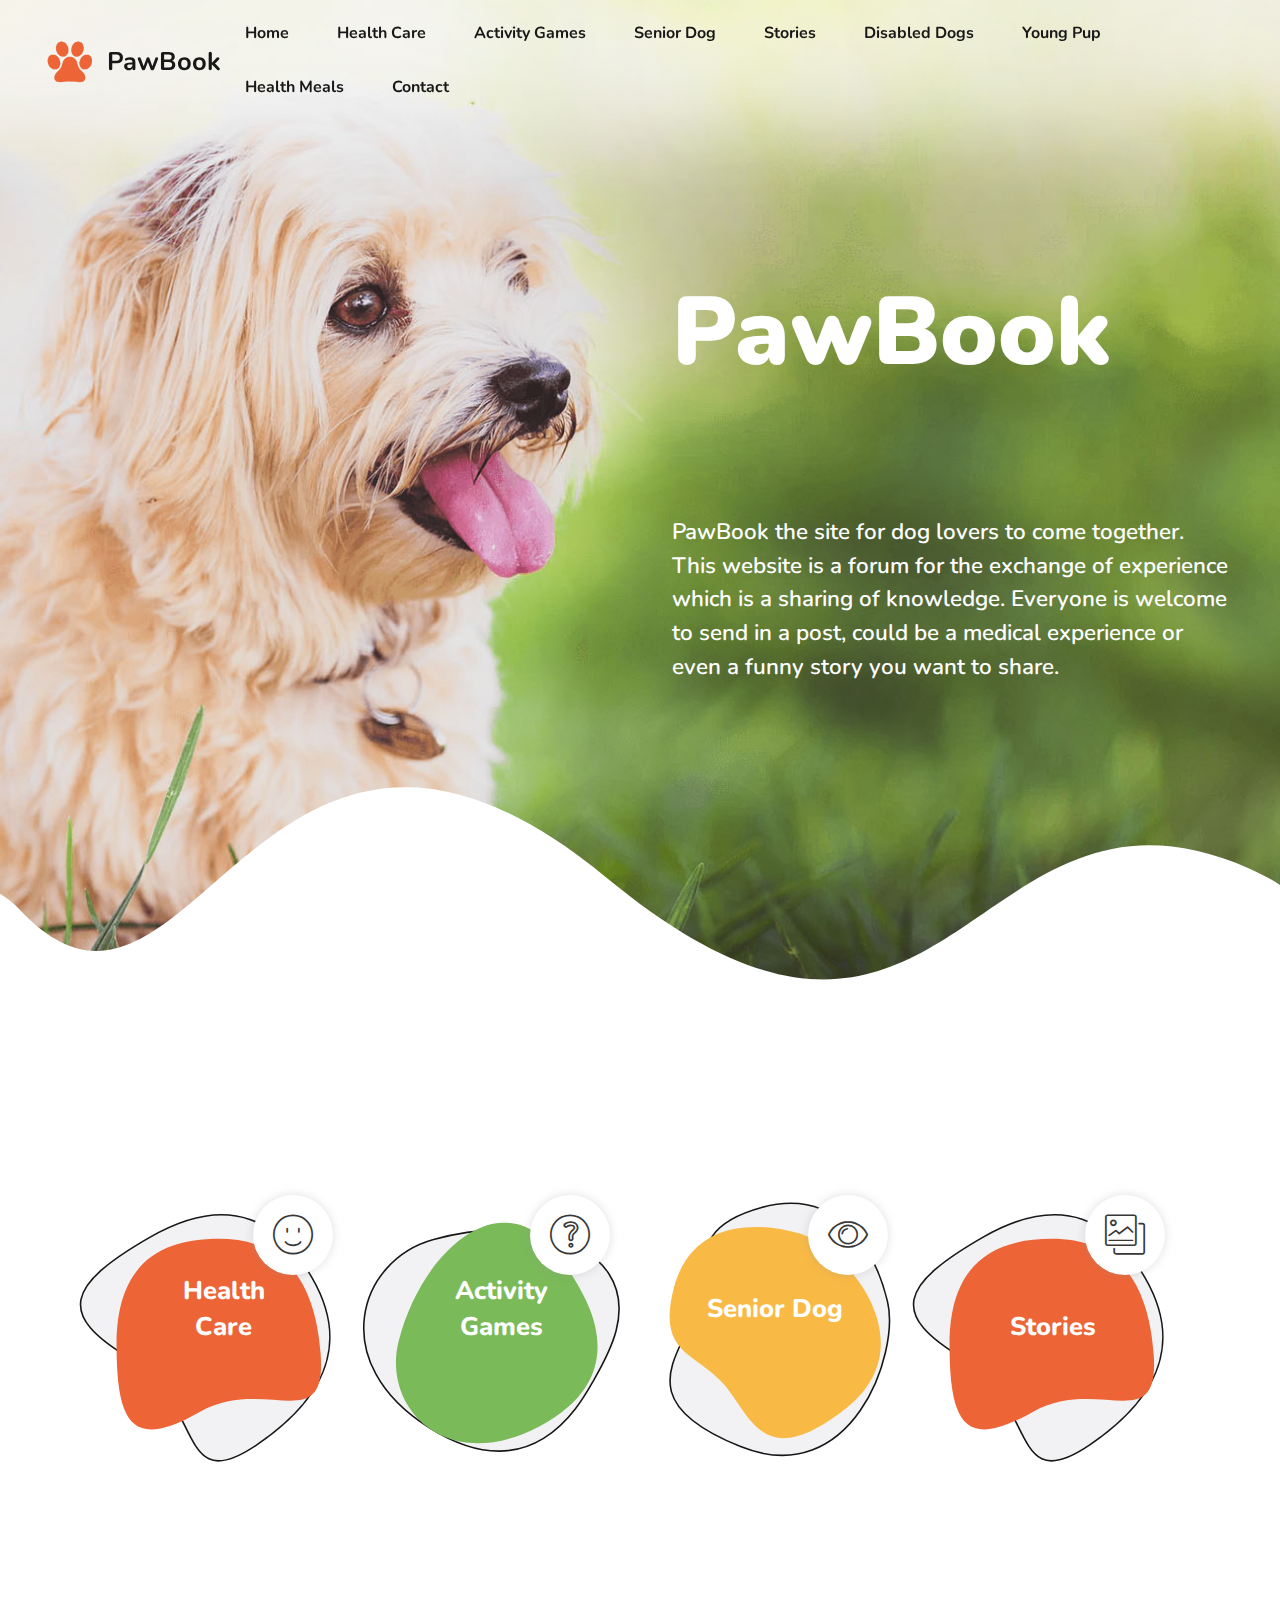
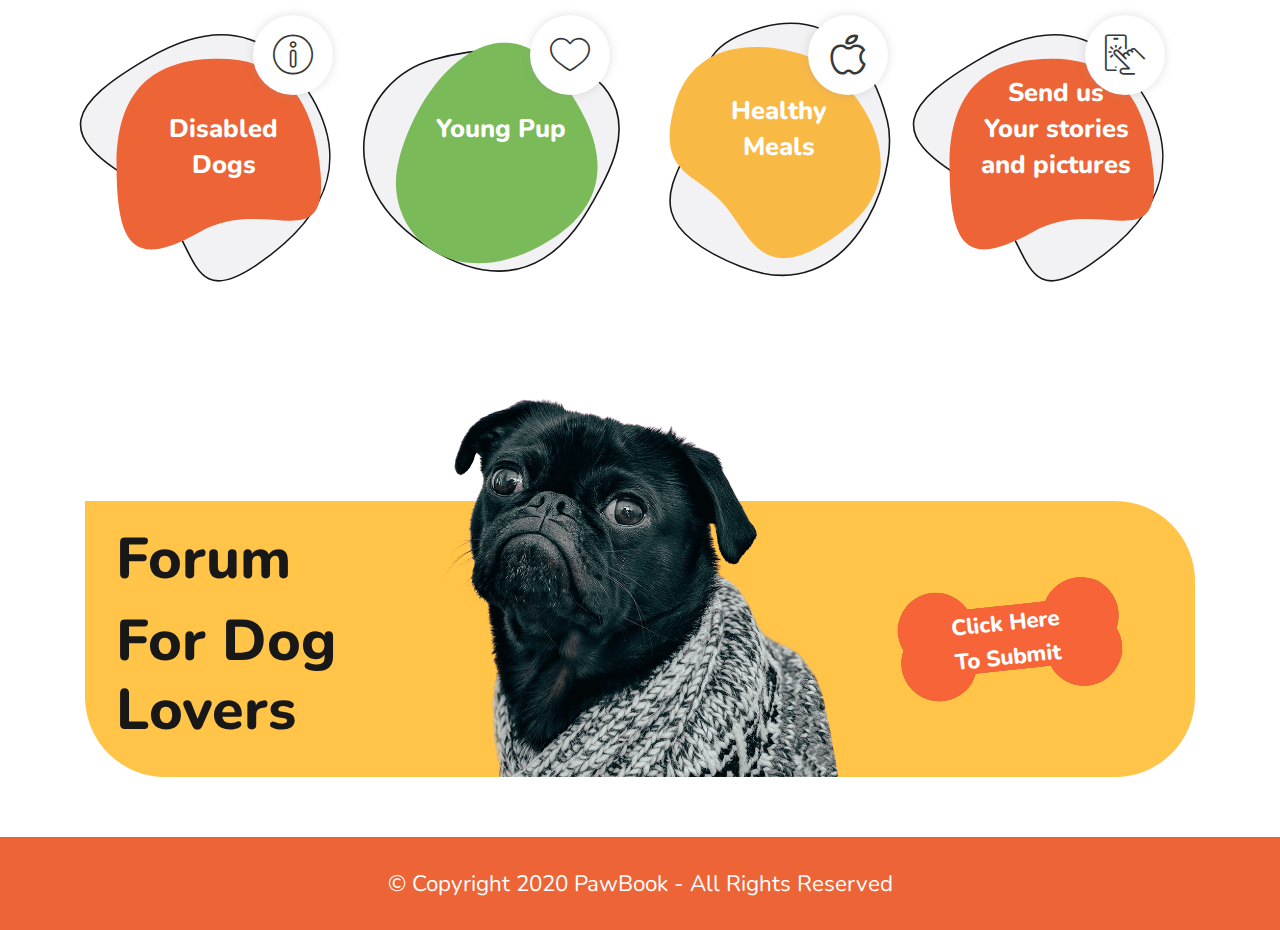
<file: index.html>
<!DOCTYPE html>
<html  >
<head>
  <!-- Site made with Mobirise Website Builder v4.12.3, https://mobirise.com -->
  <meta charset="UTF-8">
  <meta http-equiv="X-UA-Compatible" content="IE=edge">
  <meta name="generator" content="Mobirise v4.12.3, mobirise.com">
  <meta name="viewport" content="width=device-width, initial-scale=1, minimum-scale=1">
  <link rel="shortcut icon" href="assets/images/logo2.png" type="image/x-icon">
  <meta name="description" content="">
  
  
  <title>Home</title>
  <link rel="stylesheet" href="assets/web/assets/mobirise-icons-bold/mobirise-icons-bold.css">
  <link rel="stylesheet" href="assets/web/assets/mobirise-icons/mobirise-icons.css">
  <link rel="stylesheet" href="assets/tether/tether.min.css">
  <link rel="stylesheet" href="assets/bootstrap/css/bootstrap.min.css">
  <link rel="stylesheet" href="assets/bootstrap/css/bootstrap-grid.min.css">
  <link rel="stylesheet" href="assets/bootstrap/css/bootstrap-reboot.min.css">
  <link rel="stylesheet" href="assets/facebook-plugin/style.css">
  <link rel="stylesheet" href="assets/dropdown/css/style.css">
  <link rel="stylesheet" href="assets/socicon/css/styles.css">
  <link rel="stylesheet" href="assets/theme/css/style.css">
  <link rel="preload" as="style" href="assets/mobirise/css/mbr-additional.css"><link rel="stylesheet" href="assets/mobirise/css/mbr-additional.css" type="text/css">
  
  
  
</head>
<body>
  <section class="menu cid-rZwiOfYKg8" once="menu" id="menu1-1t">

    


    <nav class="navbar navbar-dropdown navbar-fixed-top navbar-expand-lg">
        <div class="container">
            <div class="navbar-brand">
                <span class="navbar-logo">
                    <a href="https://mobirise.com">
                        <img src="assets/images/logo2.png" alt="Mobirise" style="height: 3rem;">
                    </a>
                </span>
                <span class="navbar-caption-wrap"><a class="navbar-caption text-black display-5" href="https://mobirise.com">PawBook</a></span>
            </div>
            <button class="navbar-toggler" type="button" data-toggle="collapse" data-target="#navbarSupportedContent" aria-controls="navbarNavAltMarkup" aria-expanded="false" aria-label="Toggle navigation">
                <div class="hamburger">
                    <span></span>
                    <span></span>
                    <span></span>
                    <span></span>
                </div>
            </button>
            <div class="collapse navbar-collapse" id="navbarSupportedContent">
                <ul class="navbar-nav nav-dropdown nav-right" data-app-modern-menu="true"><li class="nav-item">
                        <a class="nav-link link text-black display-4" href="index.html" aria-expanded="false">
                            Home</a>
                    </li><li class="nav-item"><a class="nav-link link text-black display-4" href="page8.html" aria-expanded="false">Health Care</a></li><li class="nav-item"><a class="nav-link link text-black display-4" href="page4.html" aria-expanded="false">Activity Games</a></li><li class="nav-item"><a class="nav-link link text-black display-4" href="page1.html" aria-expanded="false">Senior Dog</a></li>
                    <li class="nav-item"><a class="nav-link link text-black display-4" href="page9.html" aria-expanded="false">Stories</a></li>
                    <li class="nav-item"><a class="nav-link link text-black display-4" href="page6.html">Disabled Dogs</a></li>

                    <li class="nav-item">
                        <a class="nav-link link text-black display-4" href="page5.html">Young Pup</a>
                    </li>
                    <li class="nav-item"><a class="nav-link link text-black display-4" href="page7.html">Health Meals</a></li><li class="nav-item"><a class="nav-link link text-black display-4" href="page2.html">Contact</a></li></ul>
                
                
            </div>
        </div>
    </nav>
</section>

<section class="cid-rGtUiU25dR" id="header3-1">
    

    <div class="mbr-overlay" style="opacity: 0; background-color: rgb(24, 24, 24);"></div>
    <svg xmlns="http://www.w3.org/2000/svg" xmlns:se="http://svg-edit.googlecode.com" xmlns:xlink="http://www.w3.org/1999/xlink" xmlns:dc="http://purl.org/dc/elements/1.1/" xmlns:cc="http://creativecommons.org/ns#" xmlns:rdf="http://www.w3.org/1999/02/22-rdf-syntax-ns#" xmlns:inkscape="http://www.inkscape.org/namespaces/inkscape" width="100%" height="100%" preserveAspectRatio="none" viewBox="0 0 858 235" style="">
        <title>my vector image</title>
        <!-- Created with Vector Paint - http://www.vectorpaint.yaks.com/ https://chrome.google.com/webstore/detail/hnbpdiengicdefcjecjbnjnoifekhgdo -->
        <rect id="backgroundrect" width="100%" height="100%" x="0" y="0" fill="transparent" stroke="none" class="" style="">
        </rect>
        <g class="currentLayer" style="">
            <title>Layer 1</title>
            <path fill="#4a90d6" fill-opacity="1" stroke="none" stroke-width="2" stroke-dasharray="none" stroke-linejoin="round" stroke-linecap="butt" stroke-dashoffset="" fill-rule="nonzero" opacity="1" marker-start="" marker-mid="" marker-end="" d="M13.91718,157.55035C128.42169,209.00593 174.16977,66.43387 406.36266,148.04844C638.55554,229.66302 649.93992,110.39426 837.69295,145.53147C1025.44597,180.66868 893.71138,356.73312 396.9054,368.57034C-99.90058,380.40757 -100.58733,106.09477 13.91718,157.55035z" id="svg_1" class=""></path>
        </g>
    </svg>
    <div class="container">

        <div class="row">
            <div class="col-md-6 content align-left col-lg-6">


                <h1 class="mbr-section-title align-left mbr-white mbr-bold pb-3 mbr-fonts-style display-1">PawBook<br><br></h1>
                <p class="mbr-text pb-3 mbr-white mbr-semibold align-left mbr-fonts-style display-7">PawBook the site for dog lovers to come together. 
<br>This website is a forum for the exchange of experience which is a sharing of knowledge. Everyone is welcome to send in a post, could be a medical experience or even a funny story you want to share. &nbsp;</p>
                

            </div>

        </div>
    </div>
</section>

<section class="features1 cid-rGtUjO6bAE" id="features3-4">

    

    
    <div class="container">
        <div class="row">
            <div class="col-12 col-md-12 col-lg-12">
                <h2 class="align-center pb-5 mbr-bold mbr-fonts-style display-7"><br><div><br></div></h2>
            </div>

            <div class="card col-12 col-md-6 col-lg-3">

                <svg class="svg31" xmlns="http://www.w3.org/2000/svg" width="309.28570556640625" height="336.02197265625" style="">

                    <rect id="backgroundrect" width="100%" height="100%" x="0" y="0" fill="transparent" stroke="none">
                    </rect>
                    <g style="" class="currentLayer">
                        <path fill="#f06538" fill-opacity="1" stroke="none" stroke-opacity="1" stroke-width="2" stroke-dasharray="none" stroke-linejoin="round" stroke-linecap="butt" stroke-dashoffset="" fill-rule="nonzero" opacity="1" marker-start="" marker-mid="" marker-end="" d="M7.36264,184.55495C7.36264,65.42739 73.80818,33.47253 153.12638,33.47253C232.44458,33.47253 289.54946,75.86694 298.89012,197.19231C308.23078,318.51768 219.80721,227.94506 126.20331,280.69232C32.5994,333.43958 7.36264,303.68251 7.36264,184.55495z" id="svg_3" class="selected"></path>
                    </g>
                    <defs>
                        <marker id="Arrow1Mend" refX="0" refY="0" orient="auto" inkscape:stockid="Arrow1Mend" overflow="visible">
                            <path d="M-4,0 l-2,2 l7,-2 l-7,-2 l2,2 z" fill-rule="evenodd" stroke="#000" stroke-width="1pt" style="fill: none; stroke: none; stroke-dasharray: none;" id="svg_2">
                            </path>
                        </marker>
                    </defs>
                </svg>

                <svg class="svg32" xmlns="http://www.w3.org/2000/svg" width="309.28570556640625" height="336.02197265625" style="">

                    <rect id="backgroundrect" width="100%" height="100%" x="0" y="0" fill="transparent" stroke="none">
                    </rect>
                    <g style="" class="currentLayer">
                        <path fill="#f2f2f4" fill-opacity="1" stroke="none" stroke-opacity="1" stroke-width="2" stroke-dasharray="none" stroke-linejoin="round" stroke-linecap="butt" stroke-dashoffset="" fill-rule="nonzero" opacity="1" marker-start="" marker-mid="" marker-end="" d="M7.36264,184.55495C7.36264,65.42739 73.80818,33.47253 153.12638,33.47253C232.44458,33.47253 289.54946,75.86694 298.89012,197.19231C308.23078,318.51768 219.80721,227.94506 126.20331,280.69232C32.5994,333.43958 7.36264,303.68251 7.36264,184.55495z" id="svg_3" class="selected"></path>
                    </g>
                    <defs>
                        <marker id="Arrow1Mend" refX="0" refY="0" orient="auto" inkscape:stockid="Arrow1Mend" overflow="visible">
                            <path d="M-4,0 l-2,2 l7,-2 l-7,-2 l2,2 z" fill-rule="evenodd" stroke="#000" stroke-width="1pt" style="fill: none; stroke: none; stroke-dasharray: none;" id="svg_2">
                            </path>
                        </marker>
                    </defs>
                </svg>


                <div class="card-img">
                    <span class="mbr-iconfont mbri-smile-face"></span>
                </div>
                <div class="card-box m-auto">
                    <h4 class="card-title align-center pb-3 mbr-white mbr-bold mbr-fonts-style display-5">Health<br>Care</h4>
                    <h5 class="link align-center mbr-semibold mbr-white mbr-fonts-style display-4"><a href="page8.html" class="text-white">
                            VIEW MORE</a></h5>
                </div>
            </div>


            <div class="card col-12 col-md-6 col-lg-3">

                <svg class="svg11" xmlns="http://www.w3.org/2000/svg" width="309.2857111417329" height="336.0219772158291" style="">
                    <rect id="backgroundrect" width="100%" height="100%" x="0" y="0" fill="transparent" stroke="none">
                    </rect>
                    <g style="" class="currentLayer">
                        <path fill="#82be61" fill-opacity="1" stroke="none" stroke-width="2" stroke-dasharray="none" stroke-linejoin="round" stroke-linecap="butt" stroke-dashoffset="" fill-rule="nonzero" opacity="1" marker-start="" marker-mid="" marker-end="" d="M12.94018937135995,167.8339367842981 C45.39609213191329,74.99004072503537 114.0034869014508,10.732177077026051 171.84437755680142,11.781618684882801 C229.68524100198806,12.831060292739558 256.7002265652424,72.7142506276199 272.1827010804898,104.66632999025076 C287.66518920081916,136.6184093528816 342.19907896082464,246.22742624641148 203.2184177990085,306.0457339450666 C64.2377294270283,365.8640552488038 -19.515740599357475,260.67786005372494 12.94018937135995,167.8339367842981 z" id="svg_1" class="" transform="rotate(-4.6006340980529785 150.8597869873048,167.6643524169921) " filter=""></path>
                    </g>
                </svg>

                <svg class="svg12" xmlns="http://www.w3.org/2000/svg" width="309.2857111417329" height="336.0219772158291" style="">
                    <rect id="backgroundrect" width="100%" height="100%" x="0" y="0" fill="transparent" stroke="none">
                    </rect>
                    <g style="" class="currentLayer">
                        <path fill="#f2f2f4" fill-opacity="1" stroke="none" stroke-width="2" stroke-dasharray="none" stroke-linejoin="round" stroke-linecap="butt" stroke-dashoffset="" fill-rule="nonzero" opacity="1" marker-start="" marker-mid="" marker-end="" d="M12.94018937135995,167.8339367842981 C45.39609213191329,74.99004072503537 114.0034869014508,10.732177077026051 171.84437755680142,11.781618684882801 C229.68524100198806,12.831060292739558 256.7002265652424,72.7142506276199 272.1827010804898,104.66632999025076 C287.66518920081916,136.6184093528816 342.19907896082464,246.22742624641148 203.2184177990085,306.0457339450666 C64.2377294270283,365.8640552488038 -19.515740599357475,260.67786005372494 12.94018937135995,167.8339367842981 z" id="svg_1" class="" transform="rotate(-4.6006340980529785 150.8597869873048,167.6643524169921) " filter=""></path>
                    </g>
                </svg>

                <div class="card-img">
                    <span class="mbr-iconfont mbri-question"></span>
                </div>
                <div class="card-box m-auto">
                    <h4 class="card-title align-center pb-3 mbr-white mbr-bold mbr-fonts-style display-5">Activity<br>Games</h4>
                    <h5 class="link align-center mbr-semibold mbr-white mbr-fonts-style display-4"><a href="page4.html" class="text-white">
                            VIEW MORE</a></h5>
                </div>
            </div>

            <div class="card col-12 col-md-6 col-lg-3">

                <svg class="svg21" xmlns="http://www.w3.org/2000/svg" width="309.28570556640625" height="336.02197265625" style="">
                    <rect id="backgroundrect" width="100%" height="100%" x="0" y="0" fill="transparent" stroke="none">
                    </rect>
                    <g style="" class="currentLayer">
                        <path fill="#fcbc4d" fill-opacity="1" stroke="none" stroke-width="2" stroke-dasharray="none" stroke-linejoin="round" stroke-linecap="butt" stroke-dashoffset="" fill-rule="nonzero" opacity="1" marker-start="" marker-mid="" marker-end="" d="M16.23957,92.58139C48.69547,-0.26251 138.67438,5.55148 201.82815,29.62874C264.98193,53.70599 372.00784,201.60914 247.27728,284.01577C122.54672,366.4224 112.51907,285.07282 76.57894,235.77145C40.63881,186.47008 -16.21636,185.42531 16.23957,92.58139z" id="svg_1" class="" transform="rotate(-4.6006340980529785 150.8597869873048,167.6643524169921) " filter=""></path>
                    </g>
                    <defs>
                        <marker id="Arrow1Mend" refX="0" refY="0" orient="auto" inkscape:stockid="Arrow1Mend" overflow="visible">
                            <path d="M-4,0 l-2,2 l7,-2 l-7,-2 l2,2 z" fill-rule="evenodd" stroke="#000" stroke-width="1pt" style="fill: none; stroke: none; stroke-dasharray: none;" id="svg_2">
                            </path>
                        </marker>
                    </defs>
                </svg>

                <svg class="svg22" xmlns="http://www.w3.org/2000/svg" width="309.28570556640625" height="336.02197265625" style="">
                    <rect id="backgroundrect" width="100%" height="100%" x="0" y="0" fill="transparent" stroke="none">
                    </rect>
                    <g style="" class="currentLayer">
                        <path fill="#f2f2f4" fill-opacity="1" stroke="none" stroke-width="2" stroke-dasharray="none" stroke-linejoin="round" stroke-linecap="butt" stroke-dashoffset="" fill-rule="nonzero" opacity="1" marker-start="" marker-mid="" marker-end="" d="M16.23957,92.58139C48.69547,-0.26251 138.67438,5.55148 201.82815,29.62874C264.98193,53.70599 372.00784,201.60914 247.27728,284.01577C122.54672,366.4224 112.51907,285.07282 76.57894,235.77145C40.63881,186.47008 -16.21636,185.42531 16.23957,92.58139z" id="svg_1" class="" transform="rotate(-4.6006340980529785 150.8597869873048,167.6643524169921) " filter=""></path>
                    </g>
                    <defs>
                        <marker id="Arrow1Mend" refX="0" refY="0" orient="auto" inkscape:stockid="Arrow1Mend" overflow="visible">
                            <path d="M-4,0 l-2,2 l7,-2 l-7,-2 l2,2 z" fill-rule="evenodd" stroke="#000" stroke-width="1pt" style="fill: none; stroke: none; stroke-dasharray: none;" id="svg_2">
                            </path>
                        </marker>
                    </defs>
                </svg>


                <div class="card-img">
                    <span class="mbr-iconfont mbri-preview"></span>
                </div>
                <div class="card-box m-auto">
                    <h4 class="card-title align-center pb-3 mbr-white mbr-bold mbr-fonts-style display-5">Senior Dog&nbsp;</h4>
                    <h5 class="link align-center mbr-semibold mbr-white mbr-fonts-style display-4"><a href="page1.html" class="text-white">
                            VIEW MORE</a></h5>
                </div>
            </div>

            <div class="card col-12 col-md-6 col-lg-3">

                <svg class="svg31 svg4" xmlns="http://www.w3.org/2000/svg" width="309.28570556640625" height="336.02197265625" style="">

                    <rect id="backgroundrect" width="100%" height="100%" x="0" y="0" fill="transparent" stroke="none">
                    </rect>
                    <g style="" class="currentLayer">
                        <path fill="#f06538" fill-opacity="1" stroke="none" stroke-opacity="1" stroke-width="2" stroke-dasharray="none" stroke-linejoin="round" stroke-linecap="butt" stroke-dashoffset="" fill-rule="nonzero" opacity="1" marker-start="" marker-mid="" marker-end="" d="M7.36264,184.55495C7.36264,65.42739 73.80818,33.47253 153.12638,33.47253C232.44458,33.47253 289.54946,75.86694 298.89012,197.19231C308.23078,318.51768 219.80721,227.94506 126.20331,280.69232C32.5994,333.43958 7.36264,303.68251 7.36264,184.55495z" id="svg_3" class="selected"></path>
                    </g>
                    <defs>
                        <marker id="Arrow1Mend" refX="0" refY="0" orient="auto" inkscape:stockid="Arrow1Mend" overflow="visible">
                            <path d="M-4,0 l-2,2 l7,-2 l-7,-2 l2,2 z" fill-rule="evenodd" stroke="#000" stroke-width="1pt" style="fill: none; stroke: none; stroke-dasharray: none;" id="svg_2">
                            </path>
                        </marker>
                    </defs>
                </svg>

                <svg class="svg32" xmlns="http://www.w3.org/2000/svg" width="309.28570556640625" height="336.02197265625" style="">

                    <rect id="backgroundrect" width="100%" height="100%" x="0" y="0" fill="transparent" stroke="none">
                    </rect>
                    <g style="" class="currentLayer">
                        <path fill="#f2f2f4" fill-opacity="1" stroke="none" stroke-opacity="1" stroke-width="2" stroke-dasharray="none" stroke-linejoin="round" stroke-linecap="butt" stroke-dashoffset="" fill-rule="nonzero" opacity="1" marker-start="" marker-mid="" marker-end="" d="M7.36264,184.55495C7.36264,65.42739 73.80818,33.47253 153.12638,33.47253C232.44458,33.47253 289.54946,75.86694 298.89012,197.19231C308.23078,318.51768 219.80721,227.94506 126.20331,280.69232C32.5994,333.43958 7.36264,303.68251 7.36264,184.55495z" id="svg_3" class="selected"></path>
                    </g>
                    <defs>
                        <marker id="Arrow1Mend" refX="0" refY="0" orient="auto" inkscape:stockid="Arrow1Mend" overflow="visible">
                            <path d="M-4,0 l-2,2 l7,-2 l-7,-2 l2,2 z" fill-rule="evenodd" stroke="#000" stroke-width="1pt" style="fill: none; stroke: none; stroke-dasharray: none;" id="svg_2">
                            </path>
                        </marker>
                    </defs>
                </svg>


                <div class="card-img">
                    <span class="mbr-iconfont mbri-photos"></span>
                </div>
                <div class="card-box m-auto">
                    <h4 class="card-title align-center pb-3 mbr-white mbr-bold mbr-fonts-style display-5">&nbsp;<br>Stories&nbsp;</h4>
                    <h5 class="link align-center mbr-semibold mbr-white mbr-fonts-style display-4"><a href="page9.html" class="text-white">
                            VIEW MORE</a></h5>
                </div>
            </div>



        </div>

    </div>

</section>

<section class="features1 cid-rXxpf5UQZe" id="features3-3">

    

    
    <div class="container">
        <div class="row">
            

            <div class="card col-12 col-md-6 col-lg-3">

                <svg class="svg31" xmlns="http://www.w3.org/2000/svg" width="309.28570556640625" height="336.02197265625" style="">

                    <rect id="backgroundrect" width="100%" height="100%" x="0" y="0" fill="transparent" stroke="none">
                    </rect>
                    <g style="" class="currentLayer">
                        <path fill="#f06538" fill-opacity="1" stroke="none" stroke-opacity="1" stroke-width="2" stroke-dasharray="none" stroke-linejoin="round" stroke-linecap="butt" stroke-dashoffset="" fill-rule="nonzero" opacity="1" marker-start="" marker-mid="" marker-end="" d="M7.36264,184.55495C7.36264,65.42739 73.80818,33.47253 153.12638,33.47253C232.44458,33.47253 289.54946,75.86694 298.89012,197.19231C308.23078,318.51768 219.80721,227.94506 126.20331,280.69232C32.5994,333.43958 7.36264,303.68251 7.36264,184.55495z" id="svg_3" class="selected"></path>
                    </g>
                    <defs>
                        <marker id="Arrow1Mend" refX="0" refY="0" orient="auto" inkscape:stockid="Arrow1Mend" overflow="visible">
                            <path d="M-4,0 l-2,2 l7,-2 l-7,-2 l2,2 z" fill-rule="evenodd" stroke="#000" stroke-width="1pt" style="fill: none; stroke: none; stroke-dasharray: none;" id="svg_2">
                            </path>
                        </marker>
                    </defs>
                </svg>

                <svg class="svg32" xmlns="http://www.w3.org/2000/svg" width="309.28570556640625" height="336.02197265625" style="">

                    <rect id="backgroundrect" width="100%" height="100%" x="0" y="0" fill="transparent" stroke="none">
                    </rect>
                    <g style="" class="currentLayer">
                        <path fill="#f2f2f4" fill-opacity="1" stroke="none" stroke-opacity="1" stroke-width="2" stroke-dasharray="none" stroke-linejoin="round" stroke-linecap="butt" stroke-dashoffset="" fill-rule="nonzero" opacity="1" marker-start="" marker-mid="" marker-end="" d="M7.36264,184.55495C7.36264,65.42739 73.80818,33.47253 153.12638,33.47253C232.44458,33.47253 289.54946,75.86694 298.89012,197.19231C308.23078,318.51768 219.80721,227.94506 126.20331,280.69232C32.5994,333.43958 7.36264,303.68251 7.36264,184.55495z" id="svg_3" class="selected"></path>
                    </g>
                    <defs>
                        <marker id="Arrow1Mend" refX="0" refY="0" orient="auto" inkscape:stockid="Arrow1Mend" overflow="visible">
                            <path d="M-4,0 l-2,2 l7,-2 l-7,-2 l2,2 z" fill-rule="evenodd" stroke="#000" stroke-width="1pt" style="fill: none; stroke: none; stroke-dasharray: none;" id="svg_2">
                            </path>
                        </marker>
                    </defs>
                </svg>


                <div class="card-img">
                    <span class="mbr-iconfont mbri-info"></span>
                </div>
                <div class="card-box m-auto">
                    <h4 class="card-title align-center pb-3 mbr-white mbr-bold mbr-fonts-style display-5"><br>Disabled<br>Dogs</h4>
                    <h5 class="link align-center mbr-semibold mbr-white mbr-fonts-style display-4"><a href="page6.html" class="text-white">
                            VIEW MORE</a></h5>
                </div>
            </div>


            <div class="card col-12 col-md-6 col-lg-3">

                <svg class="svg11" xmlns="http://www.w3.org/2000/svg" width="309.2857111417329" height="336.0219772158291" style="">
                    <rect id="backgroundrect" width="100%" height="100%" x="0" y="0" fill="transparent" stroke="none">
                    </rect>
                    <g style="" class="currentLayer">
                        <path fill="#82be61" fill-opacity="1" stroke="none" stroke-width="2" stroke-dasharray="none" stroke-linejoin="round" stroke-linecap="butt" stroke-dashoffset="" fill-rule="nonzero" opacity="1" marker-start="" marker-mid="" marker-end="" d="M12.94018937135995,167.8339367842981 C45.39609213191329,74.99004072503537 114.0034869014508,10.732177077026051 171.84437755680142,11.781618684882801 C229.68524100198806,12.831060292739558 256.7002265652424,72.7142506276199 272.1827010804898,104.66632999025076 C287.66518920081916,136.6184093528816 342.19907896082464,246.22742624641148 203.2184177990085,306.0457339450666 C64.2377294270283,365.8640552488038 -19.515740599357475,260.67786005372494 12.94018937135995,167.8339367842981 z" id="svg_1" class="" transform="rotate(-4.6006340980529785 150.8597869873048,167.6643524169921) " filter=""></path>
                    </g>
                </svg>

                <svg class="svg12" xmlns="http://www.w3.org/2000/svg" width="309.2857111417329" height="336.0219772158291" style="">
                    <rect id="backgroundrect" width="100%" height="100%" x="0" y="0" fill="transparent" stroke="none">
                    </rect>
                    <g style="" class="currentLayer">
                        <path fill="#f2f2f4" fill-opacity="1" stroke="none" stroke-width="2" stroke-dasharray="none" stroke-linejoin="round" stroke-linecap="butt" stroke-dashoffset="" fill-rule="nonzero" opacity="1" marker-start="" marker-mid="" marker-end="" d="M12.94018937135995,167.8339367842981 C45.39609213191329,74.99004072503537 114.0034869014508,10.732177077026051 171.84437755680142,11.781618684882801 C229.68524100198806,12.831060292739558 256.7002265652424,72.7142506276199 272.1827010804898,104.66632999025076 C287.66518920081916,136.6184093528816 342.19907896082464,246.22742624641148 203.2184177990085,306.0457339450666 C64.2377294270283,365.8640552488038 -19.515740599357475,260.67786005372494 12.94018937135995,167.8339367842981 z" id="svg_1" class="" transform="rotate(-4.6006340980529785 150.8597869873048,167.6643524169921) " filter=""></path>
                    </g>
                </svg>

                <div class="card-img">
                    <span class="mbr-iconfont mbri-hearth"></span>
                </div>
                <div class="card-box m-auto">
                    <h4 class="card-title align-center pb-3 mbr-white mbr-bold mbr-fonts-style display-5">Young Pup</h4>
                    <h5 class="link align-center mbr-semibold mbr-white mbr-fonts-style display-4"><a href="page5.html" class="text-white">
                            VIEW MORE</a></h5>
                </div>
            </div>

            <div class="card col-12 col-md-6 col-lg-3">

                <svg class="svg21" xmlns="http://www.w3.org/2000/svg" width="309.28570556640625" height="336.02197265625" style="">
                    <rect id="backgroundrect" width="100%" height="100%" x="0" y="0" fill="transparent" stroke="none">
                    </rect>
                    <g style="" class="currentLayer">
                        <path fill="#fcbc4d" fill-opacity="1" stroke="none" stroke-width="2" stroke-dasharray="none" stroke-linejoin="round" stroke-linecap="butt" stroke-dashoffset="" fill-rule="nonzero" opacity="1" marker-start="" marker-mid="" marker-end="" d="M16.23957,92.58139C48.69547,-0.26251 138.67438,5.55148 201.82815,29.62874C264.98193,53.70599 372.00784,201.60914 247.27728,284.01577C122.54672,366.4224 112.51907,285.07282 76.57894,235.77145C40.63881,186.47008 -16.21636,185.42531 16.23957,92.58139z" id="svg_1" class="" transform="rotate(-4.6006340980529785 150.8597869873048,167.6643524169921) " filter=""></path>
                    </g>
                    <defs>
                        <marker id="Arrow1Mend" refX="0" refY="0" orient="auto" inkscape:stockid="Arrow1Mend" overflow="visible">
                            <path d="M-4,0 l-2,2 l7,-2 l-7,-2 l2,2 z" fill-rule="evenodd" stroke="#000" stroke-width="1pt" style="fill: none; stroke: none; stroke-dasharray: none;" id="svg_2">
                            </path>
                        </marker>
                    </defs>
                </svg>

                <svg class="svg22" xmlns="http://www.w3.org/2000/svg" width="309.28570556640625" height="336.02197265625" style="">
                    <rect id="backgroundrect" width="100%" height="100%" x="0" y="0" fill="transparent" stroke="none">
                    </rect>
                    <g style="" class="currentLayer">
                        <path fill="#f2f2f4" fill-opacity="1" stroke="none" stroke-width="2" stroke-dasharray="none" stroke-linejoin="round" stroke-linecap="butt" stroke-dashoffset="" fill-rule="nonzero" opacity="1" marker-start="" marker-mid="" marker-end="" d="M16.23957,92.58139C48.69547,-0.26251 138.67438,5.55148 201.82815,29.62874C264.98193,53.70599 372.00784,201.60914 247.27728,284.01577C122.54672,366.4224 112.51907,285.07282 76.57894,235.77145C40.63881,186.47008 -16.21636,185.42531 16.23957,92.58139z" id="svg_1" class="" transform="rotate(-4.6006340980529785 150.8597869873048,167.6643524169921) " filter=""></path>
                    </g>
                    <defs>
                        <marker id="Arrow1Mend" refX="0" refY="0" orient="auto" inkscape:stockid="Arrow1Mend" overflow="visible">
                            <path d="M-4,0 l-2,2 l7,-2 l-7,-2 l2,2 z" fill-rule="evenodd" stroke="#000" stroke-width="1pt" style="fill: none; stroke: none; stroke-dasharray: none;" id="svg_2">
                            </path>
                        </marker>
                    </defs>
                </svg>


                <div class="card-img">
                    <span class="mbr-iconfont mbrib-apple"></span>
                </div>
                <div class="card-box m-auto">
                    <h4 class="card-title align-center pb-3 mbr-white mbr-bold mbr-fonts-style display-5">
                        Healthy<br>Meals</h4>
                    <h5 class="link align-center mbr-semibold mbr-white mbr-fonts-style display-4"><a href="page7.html" class="text-white">
                            VIEW MORE</a></h5>
                </div>
            </div>

            <div class="card col-12 col-md-6 col-lg-3">

                <svg class="svg31 svg4" xmlns="http://www.w3.org/2000/svg" width="309.28570556640625" height="336.02197265625" style="">

                    <rect id="backgroundrect" width="100%" height="100%" x="0" y="0" fill="transparent" stroke="none">
                    </rect>
                    <g style="" class="currentLayer">
                        <path fill="#f06538" fill-opacity="1" stroke="none" stroke-opacity="1" stroke-width="2" stroke-dasharray="none" stroke-linejoin="round" stroke-linecap="butt" stroke-dashoffset="" fill-rule="nonzero" opacity="1" marker-start="" marker-mid="" marker-end="" d="M7.36264,184.55495C7.36264,65.42739 73.80818,33.47253 153.12638,33.47253C232.44458,33.47253 289.54946,75.86694 298.89012,197.19231C308.23078,318.51768 219.80721,227.94506 126.20331,280.69232C32.5994,333.43958 7.36264,303.68251 7.36264,184.55495z" id="svg_3" class="selected"></path>
                    </g>
                    <defs>
                        <marker id="Arrow1Mend" refX="0" refY="0" orient="auto" inkscape:stockid="Arrow1Mend" overflow="visible">
                            <path d="M-4,0 l-2,2 l7,-2 l-7,-2 l2,2 z" fill-rule="evenodd" stroke="#000" stroke-width="1pt" style="fill: none; stroke: none; stroke-dasharray: none;" id="svg_2">
                            </path>
                        </marker>
                    </defs>
                </svg>

                <svg class="svg32" xmlns="http://www.w3.org/2000/svg" width="309.28570556640625" height="336.02197265625" style="">

                    <rect id="backgroundrect" width="100%" height="100%" x="0" y="0" fill="transparent" stroke="none">
                    </rect>
                    <g style="" class="currentLayer">
                        <path fill="#f2f2f4" fill-opacity="1" stroke="none" stroke-opacity="1" stroke-width="2" stroke-dasharray="none" stroke-linejoin="round" stroke-linecap="butt" stroke-dashoffset="" fill-rule="nonzero" opacity="1" marker-start="" marker-mid="" marker-end="" d="M7.36264,184.55495C7.36264,65.42739 73.80818,33.47253 153.12638,33.47253C232.44458,33.47253 289.54946,75.86694 298.89012,197.19231C308.23078,318.51768 219.80721,227.94506 126.20331,280.69232C32.5994,333.43958 7.36264,303.68251 7.36264,184.55495z" id="svg_3" class="selected"></path>
                    </g>
                    <defs>
                        <marker id="Arrow1Mend" refX="0" refY="0" orient="auto" inkscape:stockid="Arrow1Mend" overflow="visible">
                            <path d="M-4,0 l-2,2 l7,-2 l-7,-2 l2,2 z" fill-rule="evenodd" stroke="#000" stroke-width="1pt" style="fill: none; stroke: none; stroke-dasharray: none;" id="svg_2">
                            </path>
                        </marker>
                    </defs>
                </svg>


                <div class="card-img">
                    <span class="mbr-iconfont mbri-touch"></span>
                </div>
                <div class="card-box m-auto">
                    <h4 class="card-title align-center pb-3 mbr-white mbr-bold mbr-fonts-style display-5">Send us<br>Your stories<br>and pictures</h4>
                    <h5 class="link align-center mbr-semibold mbr-white mbr-fonts-style display-4"><a href="page2.html" class="text-white">
                            VIEW MORE</a></h5>
                </div>
            </div>



        </div>

    </div>

</section>

<section class="features1 cid-rXISyb0zbP" id="info1-r">

    

    
    <div class="container">
        <div class="row">

            <div class="card col-12 col-md-12 col-lg-4">
                <div class="card-wrapper">

                    <div class="card-box">
                        <h4 class="card-title mbr-white align-left mbr-bold mbr-fonts-style display-2">Forum</h4>
                        <h5 class="mbr-text align-left mbr-bold mbr-fonts-style display-2">For Dog Lovers</h5>

                    </div>
                </div>
            </div>
            <div class="card col-12 col-md-12 col-lg-4">
                <div class="card-img align-center">

                    <img src="assets/images/10.png">
                </div>
            </div>
            <div class="card col-12 col-md-12 col-lg-4">
                <div class="bone-col m-auto">

                    <div class="link-wrap">
                        <a href="page2.html"><img class="bone" src="assets/images/bone.png" alt="" title=""></a>
                        <h3 class="mbr-section-title mbr-white align-left mbr-bold mbr-fonts-style display-7">Click Here&nbsp;<br>To Submit&nbsp;</h3>
                    </div>

                </div>
            </div>


        </div>
    </div>

</section>

<section once="footers" class="cid-rXIUIoF8DR" id="footer1-t">

    

    

    <div class="container">
        <div class="media-container-row align-center mbr-white">
            <div class="col-12">
                <p class="mbr-text mb-0 mbr-fonts-style display-7">
                    © Copyright 2020 PawBook - All Rights Reserved
                </p>
            </div>
        </div>
    </div>
</section>


  <script src="assets/web/assets/jquery/jquery.min.js"></script>
  <script src="assets/tether/tether.min.js"></script>
  <script src="assets/popper/popper.min.js"></script>
  <script src="assets/bootstrap/js/bootstrap.min.js"></script>
  <script src="https://connect.facebook.net/en_US/sdk.js#xfbml=1&version=v2.5"></script>
  <script src="https://apis.google.com/js/plusone.js"></script>
  <script src="assets/facebook-plugin/facebook-script.js"></script>
  <script src="assets/smoothscroll/smooth-scroll.js"></script>
  <script src="assets/dropdown/js/nav-dropdown.js"></script>
  <script src="assets/dropdown/js/navbar-dropdown.js"></script>
  <script src="assets/touchswipe/jquery.touch-swipe.min.js"></script>
  <script src="assets/theme/js/script.js"></script>
  
  
</body>
</html>
</file>
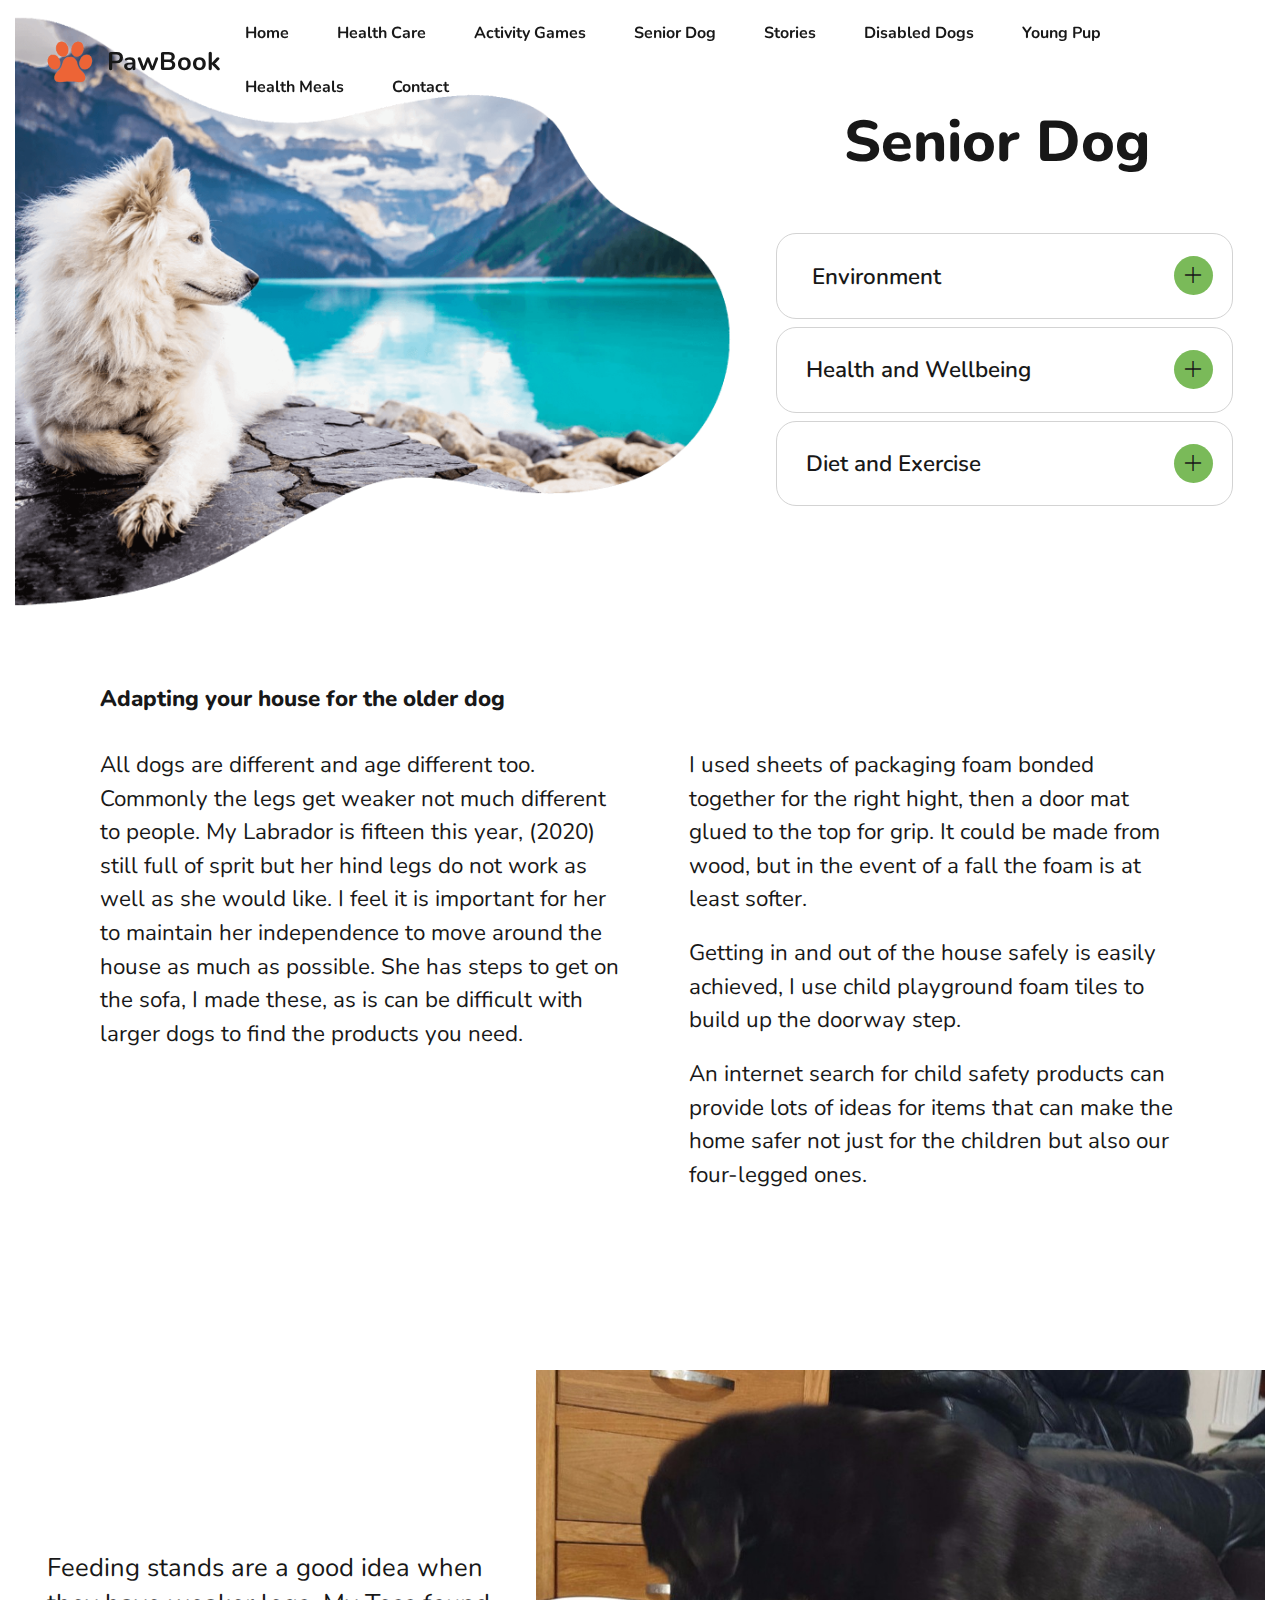
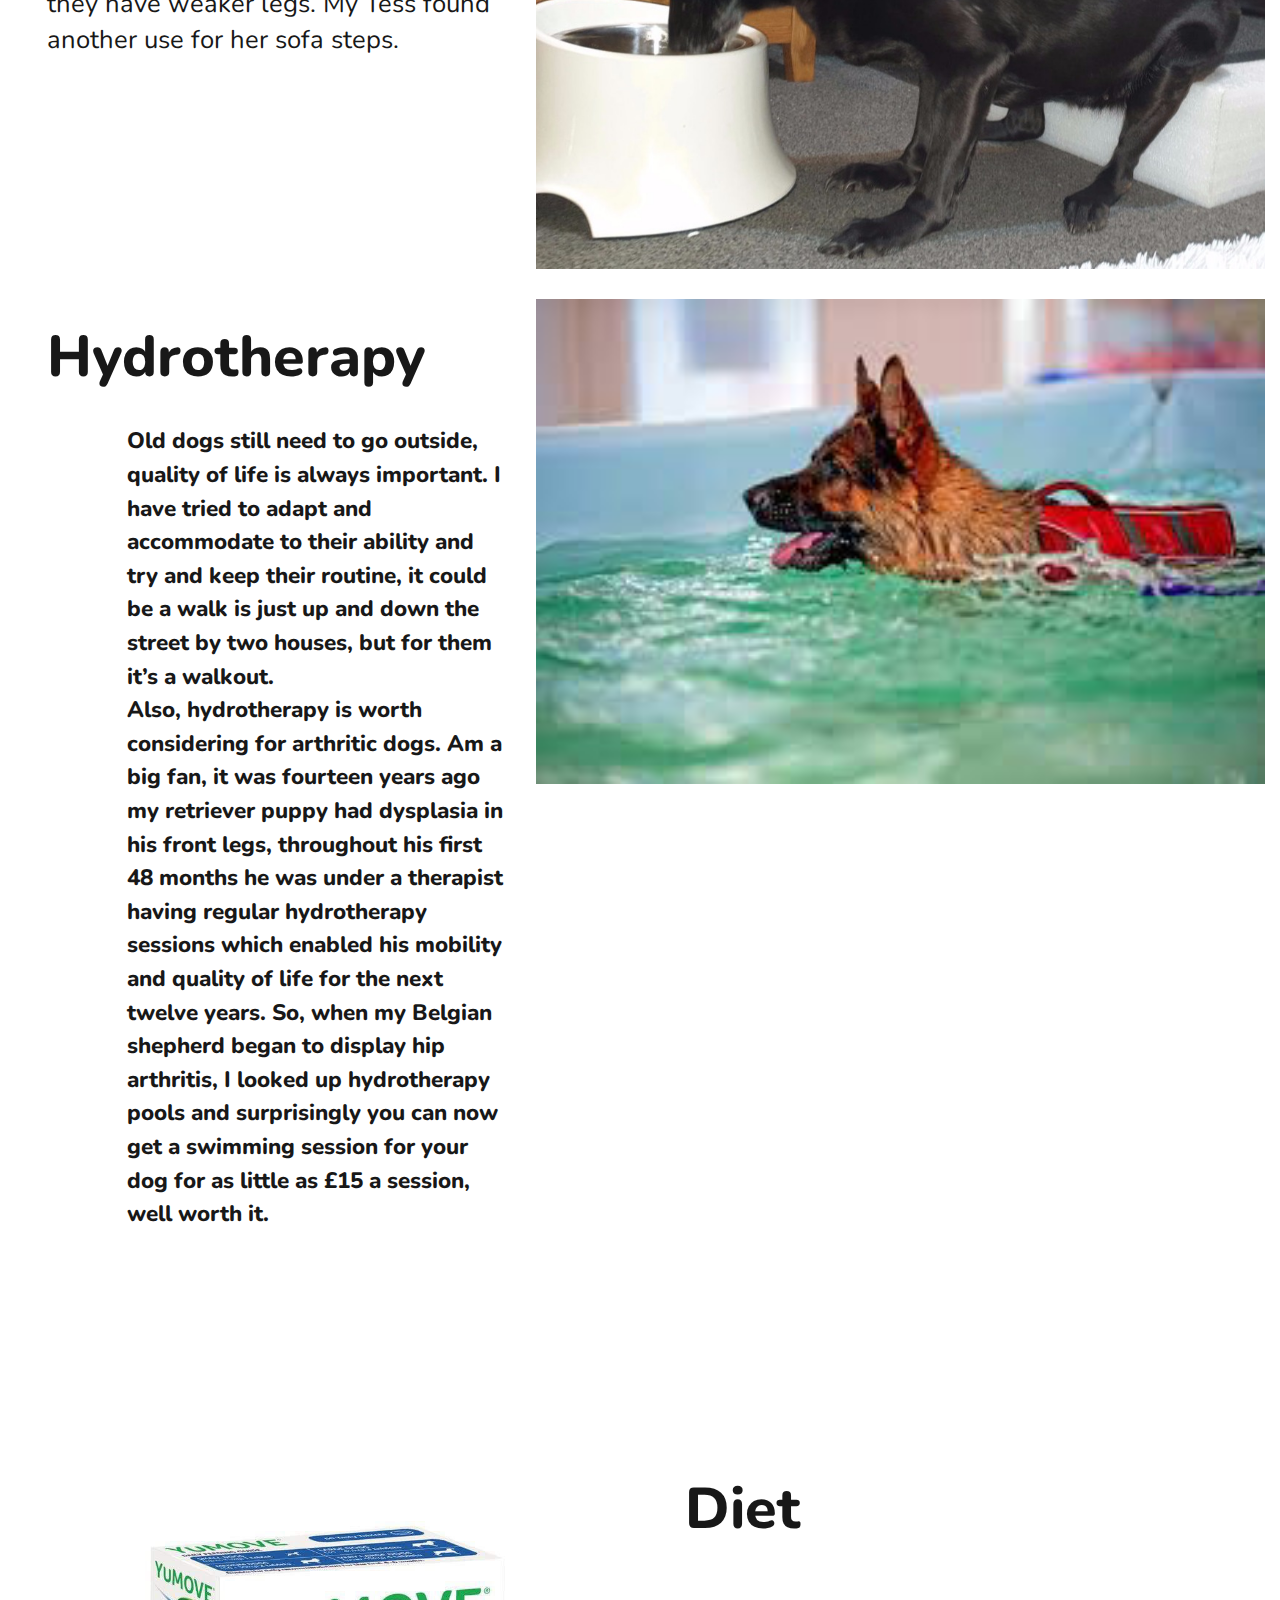
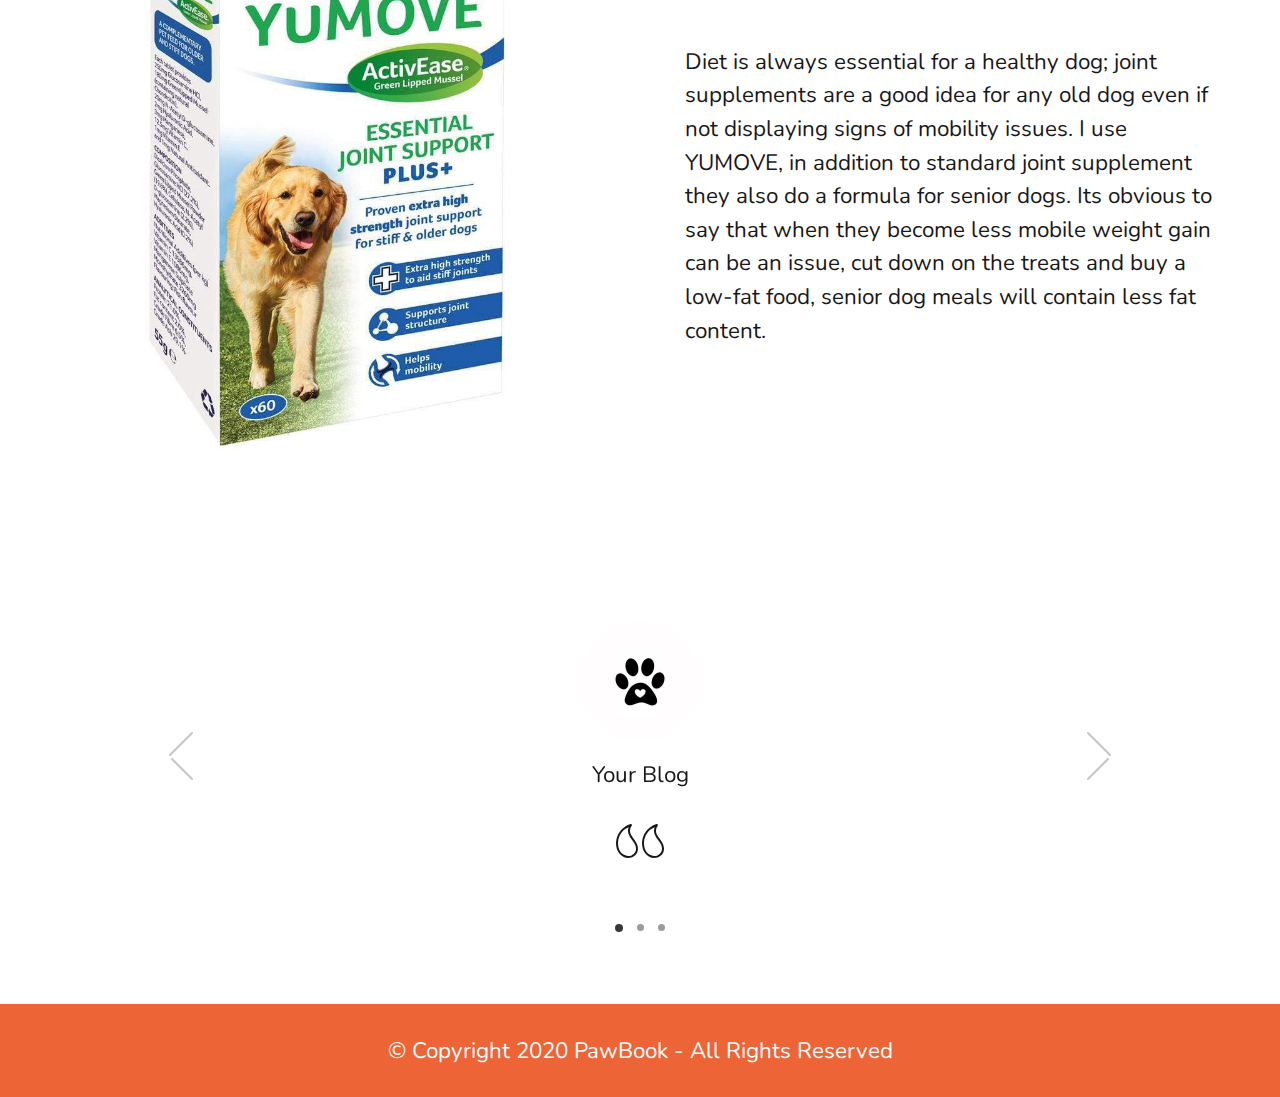
<file: page1.html>
<!DOCTYPE html>
<html  >
<head>
  <!-- Site made with Mobirise Website Builder v4.12.3, https://mobirise.com -->
  <meta charset="UTF-8">
  <meta http-equiv="X-UA-Compatible" content="IE=edge">
  <meta name="generator" content="Mobirise v4.12.3, mobirise.com">
  <meta name="viewport" content="width=device-width, initial-scale=1, minimum-scale=1">
  <link rel="shortcut icon" href="assets/images/logo2.png" type="image/x-icon">
  <meta name="description" content="">
  
  
  <title>Senior Dog</title>
  <link rel="stylesheet" href="assets/web/assets/mobirise-icons2/mobirise2.css">
  <link rel="stylesheet" href="assets/web/assets/mobirise-icons-bold/mobirise-icons-bold.css">
  <link rel="stylesheet" href="assets/web/assets/mobirise-icons/mobirise-icons.css">
  <link rel="stylesheet" href="assets/tether/tether.min.css">
  <link rel="stylesheet" href="assets/facebook-plugin/style.css">
  <link rel="stylesheet" href="assets/bootstrap/css/bootstrap.min.css">
  <link rel="stylesheet" href="assets/bootstrap/css/bootstrap-grid.min.css">
  <link rel="stylesheet" href="assets/bootstrap/css/bootstrap-reboot.min.css">
  <link rel="stylesheet" href="assets/dropdown/css/style.css">
  <link rel="stylesheet" href="assets/socicon/css/styles.css">
  <link rel="stylesheet" href="assets/theme/css/style.css">
  <link rel="preload" as="style" href="assets/mobirise/css/mbr-additional.css"><link rel="stylesheet" href="assets/mobirise/css/mbr-additional.css" type="text/css">
  
  
  
</head>
<body>
  <section class="menu cid-rZwiOfYKg8" once="menu" id="menu1-1t">

    


    <nav class="navbar navbar-dropdown navbar-fixed-top navbar-expand-lg">
        <div class="container">
            <div class="navbar-brand">
                <span class="navbar-logo">
                    <a href="https://mobirise.com">
                        <img src="assets/images/logo2.png" alt="Mobirise" style="height: 3rem;">
                    </a>
                </span>
                <span class="navbar-caption-wrap"><a class="navbar-caption text-black display-5" href="https://mobirise.com">PawBook</a></span>
            </div>
            <button class="navbar-toggler" type="button" data-toggle="collapse" data-target="#navbarSupportedContent" aria-controls="navbarNavAltMarkup" aria-expanded="false" aria-label="Toggle navigation">
                <div class="hamburger">
                    <span></span>
                    <span></span>
                    <span></span>
                    <span></span>
                </div>
            </button>
            <div class="collapse navbar-collapse" id="navbarSupportedContent">
                <ul class="navbar-nav nav-dropdown nav-right" data-app-modern-menu="true"><li class="nav-item">
                        <a class="nav-link link text-black display-4" href="index.html" aria-expanded="false">
                            Home</a>
                    </li><li class="nav-item"><a class="nav-link link text-black display-4" href="page8.html" aria-expanded="false">Health Care</a></li><li class="nav-item"><a class="nav-link link text-black display-4" href="page4.html" aria-expanded="false">Activity Games</a></li><li class="nav-item"><a class="nav-link link text-black display-4" href="page1.html" aria-expanded="false">Senior Dog</a></li>
                    <li class="nav-item"><a class="nav-link link text-black display-4" href="page9.html" aria-expanded="false">Stories</a></li>
                    <li class="nav-item"><a class="nav-link link text-black display-4" href="page6.html">Disabled Dogs</a></li>

                    <li class="nav-item">
                        <a class="nav-link link text-black display-4" href="page5.html">Young Pup</a>
                    </li>
                    <li class="nav-item"><a class="nav-link link text-black display-4" href="page7.html">Health Meals</a></li><li class="nav-item"><a class="nav-link link text-black display-4" href="page2.html">Contact</a></li></ul>
                
                
            </div>
        </div>
    </nav>
</section>

<section class="accordion2 cid-rXxlVxljC3" id="accordions2-1">

    

    
    <div class="container-fluid">
        <div class="row">

            <div class="col-md-12 col-lg-7 img-col">
                <div class="mbr-figure">
                    <img src="assets/images/02.png" alt="Mobirise" title="">
                </div>

            </div>


            <div class="col-12 col-lg-5 acc accordion-section m-auto">
                <h2 class="mbr-section-title mbr-bold pb-5 mbr-fonts-style display-2">Senior Dog&nbsp;</h2>
                <div class="accordion-content">
                    <div id="bootstrap-accordion_6" class="panel-group accordionStyles accordion" role="tablist" aria-multiselectable="true">
                        <div class="card">
                            <div class="card-header" role="tab" id="headingOne">
                                <a role="button" class="panel-title collapsed text-black" data-toggle="collapse" data-core="" href="#collapse1_6" aria-expanded="false" aria-controls="collapse1">


                                    <h4 class="mbr-fonts-style mbr-semibold display-7">&nbsp;Environment</h4>

                                    <span class="sign mbr-iconfont mbri-arrow-down inactive"></span>
                                </a>
                            </div>
                            <div id="collapse1_6" class="panel-collapse noScroll collapse " role="tabpanel" aria-labelledby="headingOne" data-parent="#bootstrap-accordion_6">
                                <div class="panel-body p-4">
                                    <p class="mbr-fonts-style panel-text display-7">Adapting your house for the older dog</p>
                                </div>
                            </div>
                        </div>
                        <div class="card">
                            <div class="card-header" role="tab" id="headingTwo">
                                <a role="button" class="collapsed panel-title text-black" data-toggle="collapse" data-core="" href="#collapse2_6" aria-expanded="false" aria-controls="collapse2">


                                    <h4 class="mbr-fonts-style mbr-semibold display-7">Health and Wellbeing&nbsp;</h4>

                                    <span class="sign mbr-iconfont mbri-arrow-down inactive"></span>
                                </a>

                            </div>
                            <div id="collapse2_6" class="panel-collapse noScroll collapse" role="tabpanel" aria-labelledby="headingTwo" data-parent="#bootstrap-accordion_6">
                                <div class="panel-body p-4">
                                    <p class="mbr-fonts-style panel-text display-7">Older dogs can develop more health problems so expect more visits to the vet. Tooth loss and bad breath is common.</p>
                                </div>
                            </div>
                        </div>
                        <div class="card">
                            <div class="card-header" role="tab" id="headingThree">
                                <a role="button" class="collapsed text-black panel-title" data-toggle="collapse" data-core="" href="#collapse3_6" aria-expanded="false" aria-controls="collapse3">


                                    <h4 class="mbr-fonts-style mbr-semibold display-7">Diet and Exercise&nbsp;</h4>

                                    <span class="sign mbr-iconfont mbri-arrow-down inactive"></span>
                                </a>
                            </div>
                            <div id="collapse3_6" class="panel-collapse noScroll collapse" role="tabpanel" aria-labelledby="headingThree" data-parent="#bootstrap-accordion_6">
                                <div class="panel-body p-4">
                                    <p class="mbr-fonts-style panel-text display-7">Older dogs can develop digestive problems also weight gain if not able to exercise like they use too</p>
                                </div>
                            </div>
                        </div>
                        
                        
                        
                    </div>
                </div>
            </div>
        </div>
    </div>
</section>

<section class="cid-rY70EfIrEM" id="content3-11">

    

    

    <div class="container">
        <div class="row justify-content-center">

            <div class="col-12 col-md-12 col-lg-12">
                <h3 class="col-title1 mbr-bold align-left pb-4 mbr-fonts-style display-7">Adapting your house for the older dog</h3>
            </div>
            <div class="col-12 col-md-6 col-lg-6 md-pb">


                <p class="mbr-text pb-3 align-left mbr-fonts-style display-7">All dogs are different and age different too. Commonly the legs get weaker not much different to people. My Labrador is fifteen this year, (2020) still full of sprit but her hind legs do not work as well as she would like. I feel it is important for her to maintain her independence to move around the house as much as possible.&nbsp;She has steps to get on the sofa, I made these, as is can be difficult with larger dogs to find the products you need.</p>

            </div>

            <div class="col-12 col-md-6 col-lg-6 md-pb">


                <ul class="list">
                    




                    
                    
                    
                    
                <li class="item-wrap">
                        <span class="mbr-iconfont mbrib-success" style="color: rgb(118, 118, 118); fill: rgb(118, 118, 118);"></span>
                        <h4 class="item1 mbr-regular mbr-fonts-style display-7">I used sheets of packaging foam bonded together for the right hight, then a door mat glued to the top for grip. It could be made from wood, but in the event of a fall the foam is at least softer.</h4>
                    </li><li class="item-wrap">
                        <span class="mbr-iconfont mbrib-success" style="color: rgb(118, 118, 118); fill: rgb(118, 118, 118);"></span>
                        <h4 class="item1 mbr-regular mbr-fonts-style display-7">Getting in and out of the house safely is easily achieved, I use child playground foam tiles to build up the doorway step.</h4>
                    </li><li class="item-wrap">
                        <span class="mbr-iconfont mbrib-success" style="color: rgb(118, 118, 118); fill: rgb(118, 118, 118);"></span>
                        <h4 class="item1 mbr-regular mbr-fonts-style display-7">An internet search for child safety products can provide lots of ideas for items that can make the home safer not just for the children but also our four-legged ones.&nbsp;</h4>
                    </li><li class="item-wrap">
                        <span class="mbr-iconfont mbrib-success" style="color: rgb(118, 118, 118); fill: rgb(118, 118, 118);"></span>
                        <h4 class="item1 mbr-regular mbr-fonts-style display-7"></h4>
                    </li><li class="item-wrap">
                        <span class="mbr-iconfont mbrib-success" style="color: rgb(118, 118, 118); fill: rgb(118, 118, 118);"></span>
                        <h4 class="item1 mbr-regular mbr-fonts-style display-7"></h4>
                    </li></ul>

            </div>





        </div>
    </div>
</section>

<section class="cid-rY72b5Warv" id="header1-12">
    

    

    <div class="container-fluid">
        <div class="row">
            <div class="col-md-12 content align-left py-4 col-lg-5 ">

                
                <p class="mbr-text pb-3 align-left mbr-fonts-style display-5">Feeding stands are a good idea when they have weaker legs. My Tess found another use for her sofa steps.&nbsp;</p>

                



                

            </div>
            <div class="col-md-12 col-lg-7 img-col">
                <div class="mbr-figure">
                    <img src="assets/images/20191225-055718-1-1418x1064.jpeg" alt="Mobirise" title="">
                </div>

            </div>
        </div>
    </div>
</section>

<section class="cid-rZw78k1aXi" id="features9-19">
    

    

    <div class="container-fluid">
        <div class="row">
            <div class="col-md-12 content py-4 col-lg-5 ">

                <h1 class="mbr-section-title align-left mbr-bold pb-4 mbr-fonts-style display-2">Hydrotherapy</h1>


                <div class="align-wrap">
                    <div class="icons-wrap">
                        <div class="icon-wrap">
                            <span class="mbr-iconfont mbrib-timer"></span>
                            <div class="text-wrap">
                                <h3 class="icon-title mbr-bold mbr-fonts-style display-7">Old dogs still need to go outside, quality of life is always important. I have tried to adapt and accommodate to their ability and try and keep their routine, it could be a walk is just up and down the street by two houses, but for them it’s a walkout.&nbsp;
<div>Also, hydrotherapy is worth considering for arthritic dogs. Am a big fan, it was fourteen years ago my retriever puppy had dysplasia in his front legs, throughout his first 48 months he was under a therapist having regular hydrotherapy sessions which enabled his mobility and quality of life for the next twelve years. So, when my Belgian shepherd began to display hip arthritis, I looked up hydrotherapy pools and surprisingly you can now get a swimming session for your dog for as little as £15 a session, well worth it.&nbsp;
</div><div><br></div></h3>
                                <p class="mbr-text mbr-fonts-style display-7"></p>
                            </div>
                        </div>


                    </div>


                    <div class="icons-wrap">
                        <div class="icon-wrap">
                            <span class="mbr-iconfont mbrib-globe"></span>
                            <div class="text-wrap">
                                <h3 class="icon-title mbr-bold mbr-fonts-style display-5"></h3>
                                <p class="mbr-text mbr-fonts-style display-7"></p>
                            </div>
                        </div>


                    </div>

                    


                </div>


                


            </div>
            <div class="col-md-12 col-lg-7 img-col">
                <div class="mbr-figure">
                    <img src="assets/images/download-275x183.jpg" alt="Mobirise" title="">
                </div>

            </div>
        </div>
    </div>
</section>

<section class="cid-rZw8vnvrZy" id="content2-1a">
    

    

    <div class="container-fluid">
        <div class="row">

            <div class="col-md-12 col-lg-6 img-col">
                <div class="mbr-figure">
                    <img src="assets/images/yumove-2020-plus-60-fop-web-image-1160x-1000x1000.jpg" alt="Mobirise" title="">
                </div>

            </div>


            <div class="col-md-12 content py-4 col-lg-6">

                <h1 class="mbr-section-title align-left mbr-bold pb-4 mbr-fonts-style display-2">Diet<br><div><br></div>
                </h1>

                

                <p class="mbr-text pb-3 align-left mbr-fonts-style display-7">Diet is always essential for a healthy dog; joint supplements are a good idea for any old dog even if not displaying signs of mobility issues. I use YUMOVE, in addition to standard joint supplement they also do a formula for senior dogs. Its obvious to say that when they become less mobile weight gain can be an issue, cut down on the treats and buy a low-fat food, senior dog meals will contain less fat content.&nbsp;</p>



                <ul class="list">
                    
                    
                    


                <li class="item-wrap">
                        <span class="mbr-iconfont mbrib-success" style="color: rgb(118, 118, 118); fill: rgb(118, 118, 118);"></span>
                        <h4 class="item1 mbr-regular mbr-fonts-style display-7"></h4>
                    </li><li class="item-wrap">
                        <span class="mbr-iconfont mbrib-success" style="color: rgb(118, 118, 118); fill: rgb(118, 118, 118);"></span>
                        <h4 class="item1 mbr-regular mbr-fonts-style display-7"></h4>
                    </li><li class="item-wrap">
                        <span class="mbr-iconfont mbrib-success" style="color: rgb(118, 118, 118); fill: rgb(118, 118, 118);"></span>
                        <h4 class="item1 mbr-regular mbr-fonts-style display-7"></h4>
                    </li></ul>

                

            </div>

        </div>
    </div>
</section>

<section class="carouse1 slide testimonials-slider cid-rYFDRWvdsg" data-interval="false" id="testimonials-slider1-18">

    

    

    <div class="container text-center">



        <div class="carousel slide" role="listbox" data-pause="true" data-keyboard="false" data-ride="carousel" data-interval="5000">
            <div class="carousel-inner">
                

                
                
            <div class="carousel-item">
                    <div class="user col-md-10 col-lg-8">
                        <div class="user_image">
                            <img src="assets/images/274b249eeb6d1f1cad56918b63d6b7d3-240x240.jpg" alt="" title="">
                        </div>

                        
                        <div class="user_text pb-2">
                            <p class="mbr-fonts-style mbr-regular display-7">Your Blog</p>
                        </div>

                        <div class="card-img pb-3">
                            <span class="mbr-iconfont mbri-quote-left"></span>
                        </div>

                        
                        

                    </div>
                </div><div class="carousel-item">
                    <div class="user  col-md-10 col-lg-8">
                        <div class="user_image">
                            <img src="assets/images/274b249eeb6d1f1cad56918b63d6b7d3-240x240.jpg" alt="" title="">
                        </div>

                        
                        <div class="user_text pb-2">
                            <p class="mbr-fonts-style mbr-regular display-7">Your Blog&nbsp;</p>
                        </div>

                        <div class="card-img pb-3">
                            <span class="mbr-iconfont mbrib-quote-left"></span>
                        </div>

                        
                        

                    </div>
                </div><div class="carousel-item">
                    <div class="user  col-md-10 col-lg-8">
                        <div class="user_image">
                            <img src="assets/images/274b249eeb6d1f1cad56918b63d6b7d3-240x240.jpg" alt="" title="">
                        </div>
                        
                        <div class="user_text pb-2">
                            <p class="mbr-fonts-style mbr-regular display-7">Your Blog&nbsp;</p>
                        </div>

                        <div class="card-img pb-3">
                            <span class="mbr-iconfont mbrib-quote-left"></span>
                        </div>

                        
                        

                    </div>
                </div></div>

            <ol class="carousel-indicators">
                <li data-app-prevent-settings="" data-target="#slider1" class=" active" data-slide-to="0"></li>
                <li data-app-prevent-settings="" data-target="#slider1" data-slide-to="1">
                </li>
                <li data-app-prevent-settings="" data-target="#slider1" data-slide-to="2">
                </li>
                
                
                
                
                
                
                
            </ol>



            <div class="carousel-controls">
                <a class="carousel-control-prev" role="button" data-slide="prev">
                    <span aria-hidden="true" class="mbri-arrow-prev mbr-iconfont"></span>
                    <span class="sr-only">Previous</span>
                </a>

                <a class="carousel-control-next" role="button" data-slide="next">
                    <span aria-hidden="true" class="mbri-arrow-next mbr-iconfont"></span>
                    <span class="sr-only">Next</span>
                </a>
            </div>
        </div>
    </div>
</section>

<section once="footers" class="cid-rXIUIoF8DR" id="footer1-t">

    

    

    <div class="container">
        <div class="media-container-row align-center mbr-white">
            <div class="col-12">
                <p class="mbr-text mb-0 mbr-fonts-style display-7">
                    © Copyright 2020 PawBook - All Rights Reserved
                </p>
            </div>
        </div>
    </div>
</section>


  <script src="assets/web/assets/jquery/jquery.min.js"></script>
  <script src="assets/tether/tether.min.js"></script>
  <script src="assets/popper/popper.min.js"></script>
  <script src="https://connect.facebook.net/en_US/sdk.js#xfbml=1&version=v2.5"></script>
  <script src="https://apis.google.com/js/plusone.js"></script>
  <script src="assets/facebook-plugin/facebook-script.js"></script>
  <script src="assets/bootstrap/js/bootstrap.min.js"></script>
  <script src="assets/mbr-switch-arrow/mbr-switch-arrow.js"></script>
  <script src="assets/mbr-testimonials-slider/mbr-testimonials-slider.js"></script>
  <script src="assets/dropdown/js/nav-dropdown.js"></script>
  <script src="assets/dropdown/js/navbar-dropdown.js"></script>
  <script src="assets/touchswipe/jquery.touch-swipe.min.js"></script>
  <script src="assets/smoothscroll/smooth-scroll.js"></script>
  <script src="assets/bootstrapcarouselswipe/bootstrap-carousel-swipe.js"></script>
  <script src="assets/theme/js/script.js"></script>
  
  
</body>
</html>
</file>
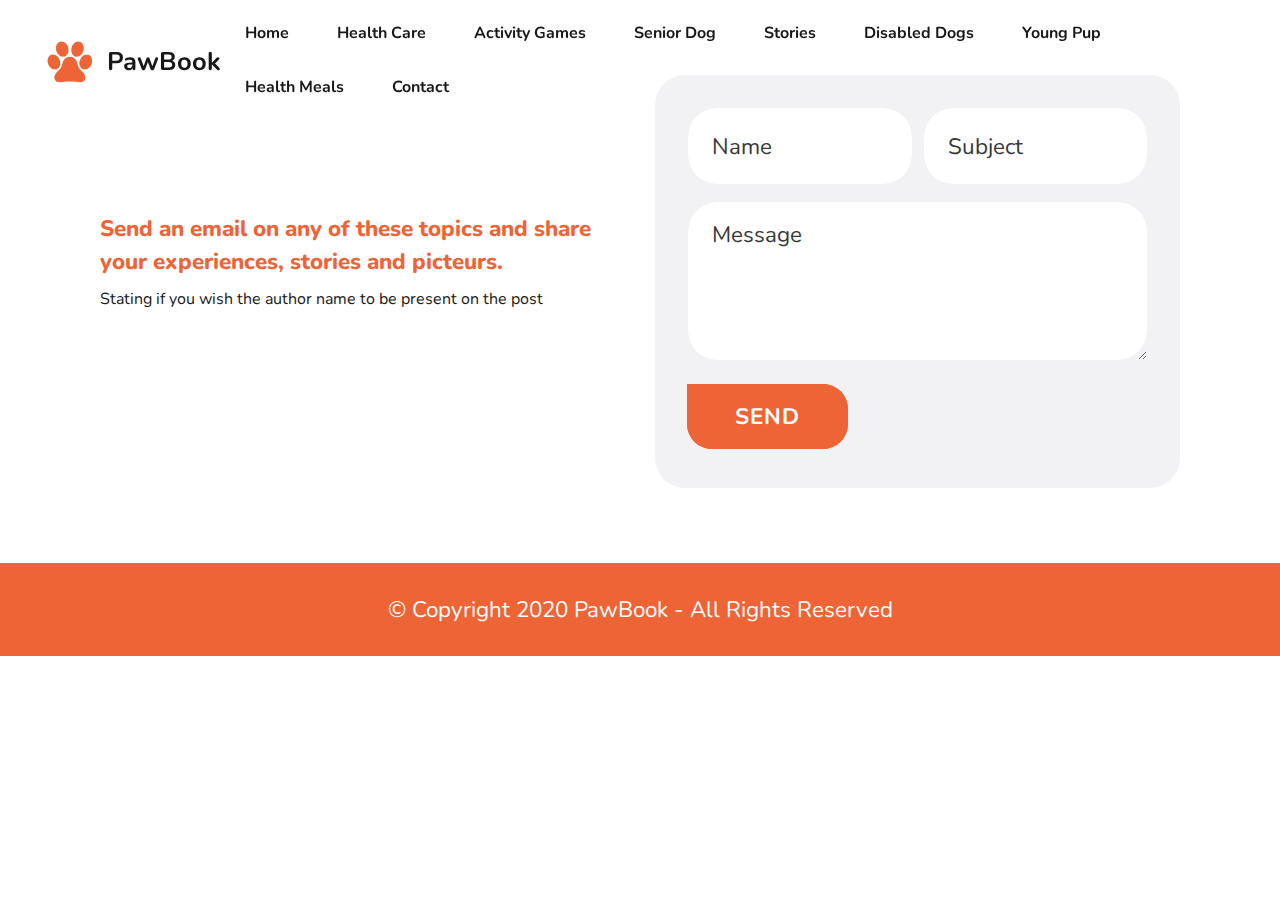
<file: page2.html>
<!DOCTYPE html>
<html  >
<head>
  <!-- Site made with Mobirise Website Builder v4.12.3, https://mobirise.com -->
  <meta charset="UTF-8">
  <meta http-equiv="X-UA-Compatible" content="IE=edge">
  <meta name="generator" content="Mobirise v4.12.3, mobirise.com">
  <meta name="viewport" content="width=device-width, initial-scale=1, minimum-scale=1">
  <link rel="shortcut icon" href="assets/images/logo2.png" type="image/x-icon">
  <meta name="description" content="">
  
  
  <title>Send Your Stories</title>
  <link rel="stylesheet" href="assets/web/assets/mobirise-icons-bold/mobirise-icons-bold.css">
  <link rel="stylesheet" href="assets/web/assets/mobirise-icons/mobirise-icons.css">
  <link rel="stylesheet" href="assets/tether/tether.min.css">
  <link rel="stylesheet" href="assets/facebook-plugin/style.css">
  <link rel="stylesheet" href="assets/bootstrap/css/bootstrap.min.css">
  <link rel="stylesheet" href="assets/bootstrap/css/bootstrap-grid.min.css">
  <link rel="stylesheet" href="assets/bootstrap/css/bootstrap-reboot.min.css">
  <link rel="stylesheet" href="assets/datepicker/jquery.datetimepicker.min.css">
  <link rel="stylesheet" href="assets/dropdown/css/style.css">
  <link rel="stylesheet" href="assets/formstyler/jquery.formstyler.css">
  <link rel="stylesheet" href="assets/formstyler/jquery.formstyler.theme.css">
  <link rel="stylesheet" href="assets/socicon/css/styles.css">
  <link rel="stylesheet" href="assets/theme/css/style.css">
  <link rel="preload" as="style" href="assets/mobirise/css/mbr-additional.css"><link rel="stylesheet" href="assets/mobirise/css/mbr-additional.css" type="text/css">
  
  
  
</head>
<body>
  <section class="menu cid-rZwiOfYKg8" once="menu" id="menu1-1t">

    


    <nav class="navbar navbar-dropdown navbar-fixed-top navbar-expand-lg">
        <div class="container">
            <div class="navbar-brand">
                <span class="navbar-logo">
                    <a href="https://mobirise.com">
                        <img src="assets/images/logo2.png" alt="Mobirise" style="height: 3rem;">
                    </a>
                </span>
                <span class="navbar-caption-wrap"><a class="navbar-caption text-black display-5" href="https://mobirise.com">PawBook</a></span>
            </div>
            <button class="navbar-toggler" type="button" data-toggle="collapse" data-target="#navbarSupportedContent" aria-controls="navbarNavAltMarkup" aria-expanded="false" aria-label="Toggle navigation">
                <div class="hamburger">
                    <span></span>
                    <span></span>
                    <span></span>
                    <span></span>
                </div>
            </button>
            <div class="collapse navbar-collapse" id="navbarSupportedContent">
                <ul class="navbar-nav nav-dropdown nav-right" data-app-modern-menu="true"><li class="nav-item">
                        <a class="nav-link link text-black display-4" href="index.html" aria-expanded="false">
                            Home</a>
                    </li><li class="nav-item"><a class="nav-link link text-black display-4" href="page8.html" aria-expanded="false">Health Care</a></li><li class="nav-item"><a class="nav-link link text-black display-4" href="page4.html" aria-expanded="false">Activity Games</a></li><li class="nav-item"><a class="nav-link link text-black display-4" href="page1.html" aria-expanded="false">Senior Dog</a></li>
                    <li class="nav-item"><a class="nav-link link text-black display-4" href="page9.html" aria-expanded="false">Stories</a></li>
                    <li class="nav-item"><a class="nav-link link text-black display-4" href="page6.html">Disabled Dogs</a></li>

                    <li class="nav-item">
                        <a class="nav-link link text-black display-4" href="page5.html">Young Pup</a>
                    </li>
                    <li class="nav-item"><a class="nav-link link text-black display-4" href="page7.html">Health Meals</a></li><li class="nav-item"><a class="nav-link link text-black display-4" href="page2.html">Contact</a></li></ul>
                
                
            </div>
        </div>
    </nav>
</section>

<section class="form cid-rXxsvmopQO" id="form1-5">
    
    
    <div class="container">
        <div class="row">

            <div class="col-lg-6 col-md-12 m-auto">
                <div class="align-wrap">
                    <div class="icons-wrap">
                        <div class="icon-wrap">
                            
                            <div class="text-wrap">
                                <h3 class="icon-title mbr-bold mbr-fonts-style display-7"></h3>
                                <p class="mbr-text mbr-regular mbr-fonts-style display-4">&nbsp;<br></p>
                            </div>
                        </div>


                    </div>


                    <div class="icons-wrap">
                        <div class="icon-wrap">
                            
                            <div class="text-wrap">
                                <h3 class="icon-title mbr-bold mbr-fonts-style display-7">Send an email on any of these topics and share your experiences, stories and picteurs.</h3>
                                <p class="mbr-text mbr-regular mbr-fonts-style display-4">Stating if you wish the author name to be present on the post</p>
                            </div>
                        </div>


                    </div>

                    <div class="icons-wrap">
                        <div class="icon-wrap">
                            
                            <div class="text-wrap">
                                <h3 class="icon-title mbr-bold mbr-fonts-style display-7"></h3>
                                <p class="mbr-text mbr-regular mbr-fonts-style display-4"></p>
                            </div>
                        </div>


                    </div>
                </div>

            </div>



            <div class="col-lg-6 mx-auto mbr-form" data-form-type="formoid">
                <!--Formbuilder Form-->
                <form action="https://mobirise.com/" method="POST" class="mbr-form form-with-styler" data-form-title="Form Name"><input type="hidden" name="email" data-form-email="true" value="x1A1T1PmHz+Hwsur7hJnT4E0ZpzTfXe5cohSCiZj6ylDr6xM6MQlbPiMslpkzlEN+PXOs32fzVGBGtSpCTqrGyHl+rCe1iJWBOzCfSPCiZumyipKi4sIe8wz3NrFx6E0.StUH5+H2ZFM8NXIHktWDJQBpUEZ2ldfxS/1uindTXy3OUoN0hnsFK/1S94Z7aEVYOwQ8DdIBdPZcV5x3f1QQW1cvk2ozHuwMLs9yDvS3oZexSbiRUs4D7hkTXimYgCg+">
                    <div class="form-row">
                        <div hidden="hidden" data-form-alert="" class="alert alert-success col-12">Thank you for your message</div>
                        <div hidden="hidden" data-form-alert-danger="" class="alert alert-danger col-12">Oops...! some
                            problem!</div>
                    </div>
                    <div class="dragArea form-row">
                        <div class="col-lg-6 col-md-12 col-sm-12 form-group" data-for="nameFirst">
                            <input type="text" name="nameFirst" placeholder="Name" data-form-field="nameFirst" class="form-control display-7" value="" id="nameFirst-form1-5">
                        </div>
                        <div class="col-lg-6 col-md-12 col-sm-12 form-group" data-for="nameLast">
                            <input type="text" name="nameLast" placeholder="Subject" data-form-field="nameLast" class="form-control display-7" value="" id="nameLast-form1-5">
                        </div>
                        
                        
                        
                        
                        
                        
                        <div class="col-lg-12 col-md-12 col-sm-12 form-group" data-for="textarea">
                            <textarea name="textarea" placeholder="Message" data-form-field="textarea" class="form-control display-7" id="textarea-form1-5"></textarea>
                        </div>
                        <div class="col-auto">
                            <button type="submit" class="btn btn-primary display-7">SEND</button>
                        </div>
                    </div>
                </form>
                <!--Formbuilder Form-->
            </div>
        </div>
    </div>
</section>

<section once="footers" class="cid-rXIUIoF8DR" id="footer1-t">

    

    

    <div class="container">
        <div class="media-container-row align-center mbr-white">
            <div class="col-12">
                <p class="mbr-text mb-0 mbr-fonts-style display-7">
                    © Copyright 2020 PawBook - All Rights Reserved
                </p>
            </div>
        </div>
    </div>
</section>


  <script src="assets/web/assets/jquery/jquery.min.js"></script>
  <script src="assets/popper/popper.min.js"></script>
  <script src="assets/tether/tether.min.js"></script>
  <script src="https://connect.facebook.net/en_US/sdk.js#xfbml=1&version=v2.5"></script>
  <script src="https://apis.google.com/js/plusone.js"></script>
  <script src="assets/facebook-plugin/facebook-script.js"></script>
  <script src="assets/bootstrap/js/bootstrap.min.js"></script>
  <script src="assets/smoothscroll/smooth-scroll.js"></script>
  <script src="assets/datepicker/jquery.datetimepicker.full.js"></script>
  <script src="assets/dropdown/js/nav-dropdown.js"></script>
  <script src="assets/dropdown/js/navbar-dropdown.js"></script>
  <script src="assets/touchswipe/jquery.touch-swipe.min.js"></script>
  <script src="assets/formstyler/jquery.formstyler.js"></script>
  <script src="assets/formstyler/jquery.formstyler.min.js"></script>
  <script src="assets/theme/js/script.js"></script>
  <script src="assets/formoid/formoid.min.js"></script>
  
  
</body>
</html>
</file>
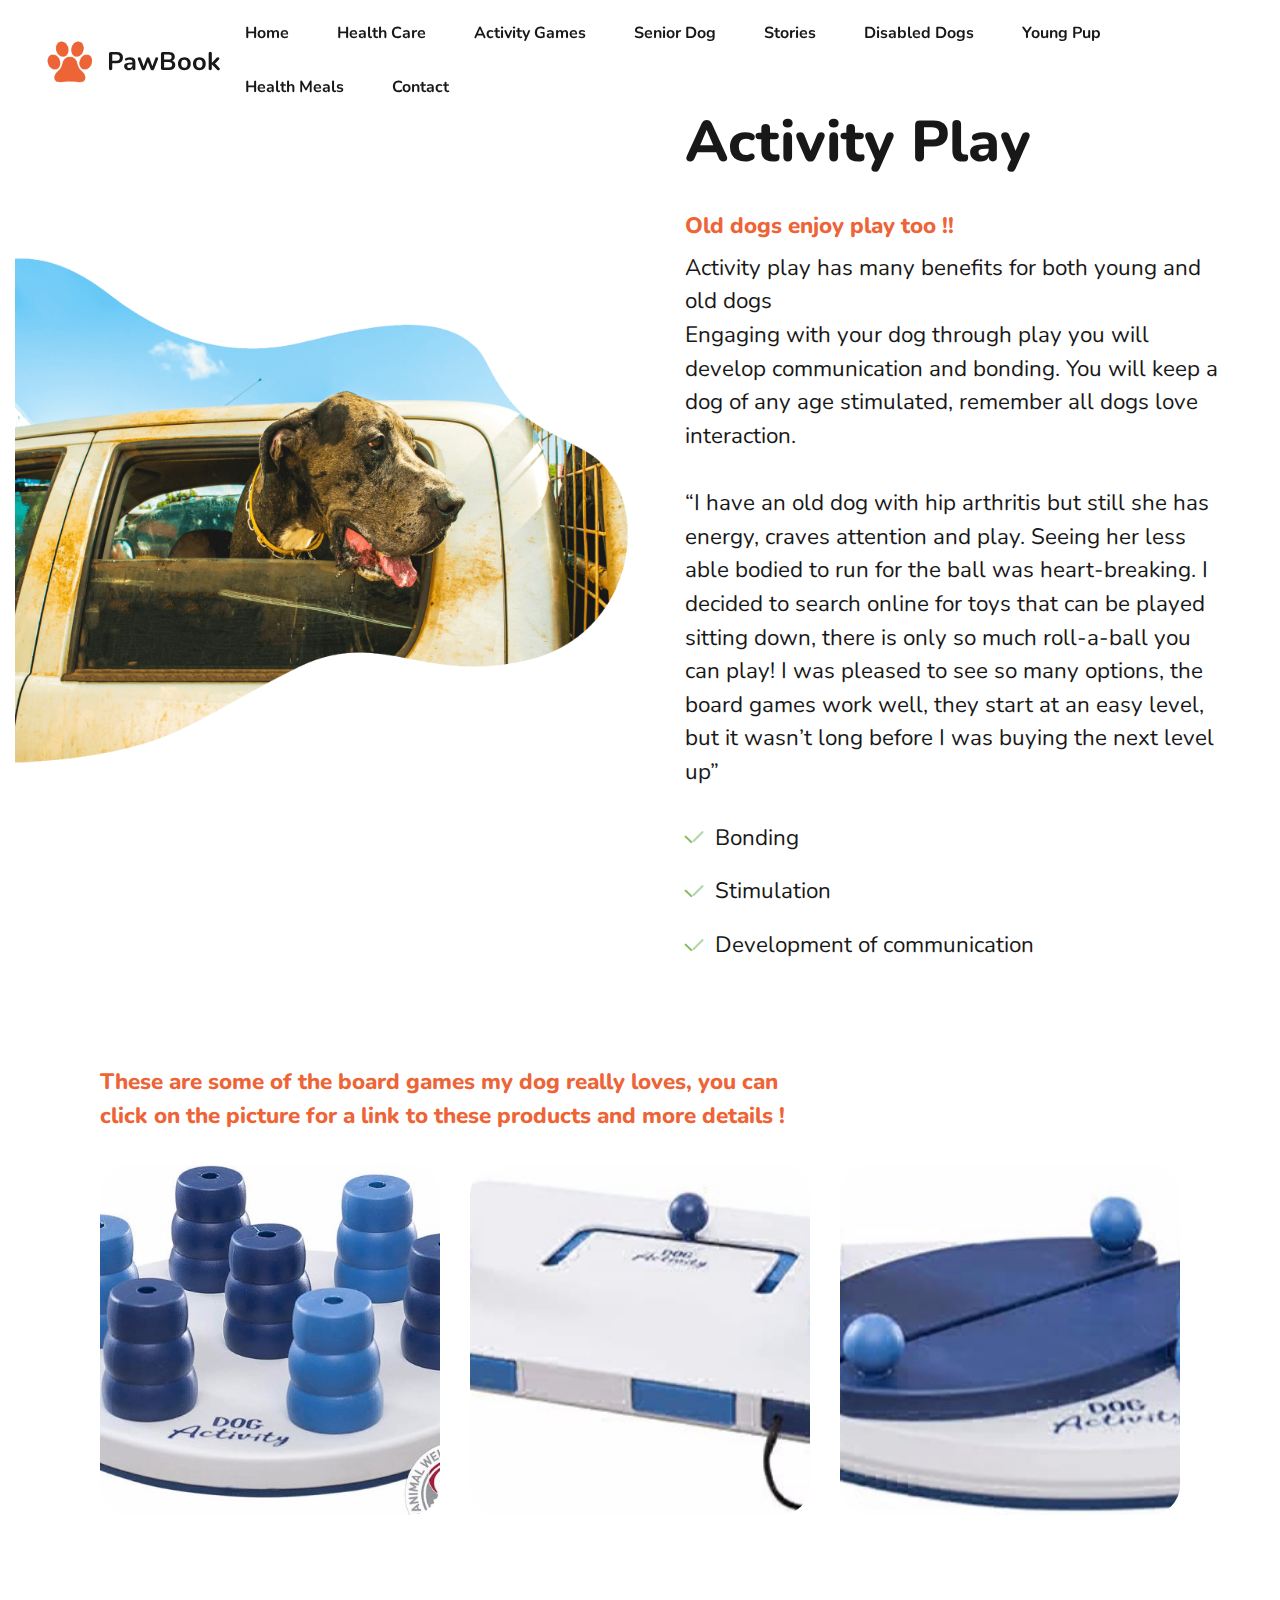
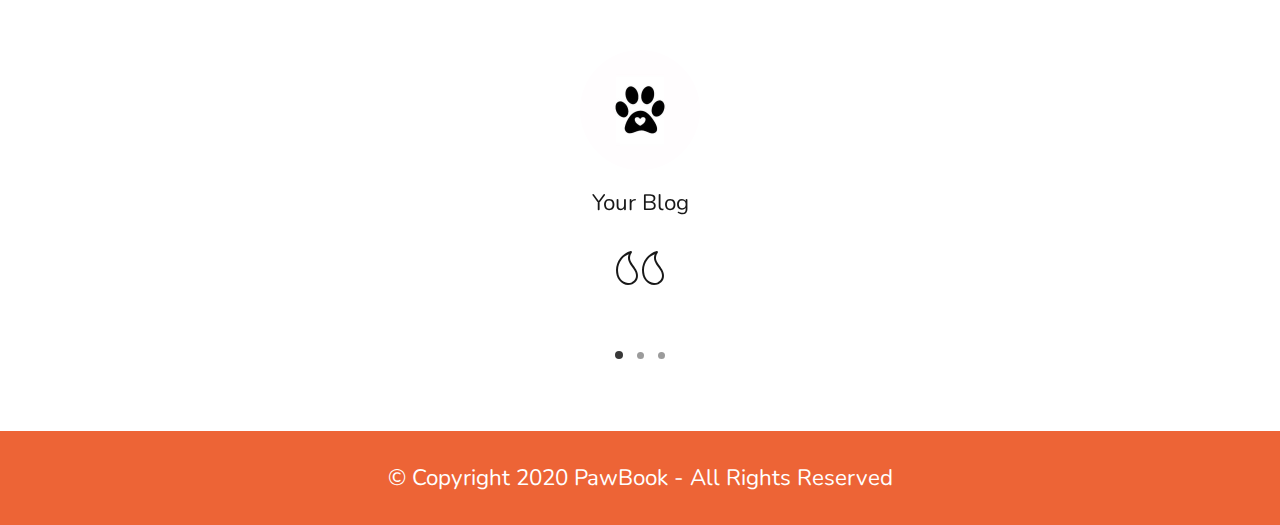
<file: page4.html>
<!DOCTYPE html>
<html  >
<head>
  <!-- Site made with Mobirise Website Builder v4.12.3, https://mobirise.com -->
  <meta charset="UTF-8">
  <meta http-equiv="X-UA-Compatible" content="IE=edge">
  <meta name="generator" content="Mobirise v4.12.3, mobirise.com">
  <meta name="viewport" content="width=device-width, initial-scale=1, minimum-scale=1">
  <link rel="shortcut icon" href="assets/images/logo2.png" type="image/x-icon">
  <meta name="description" content="">
  
  
  <title>Activity Games</title>
  <link rel="stylesheet" href="assets/web/assets/mobirise-icons-bold/mobirise-icons-bold.css">
  <link rel="stylesheet" href="assets/web/assets/mobirise-icons/mobirise-icons.css">
  <link rel="stylesheet" href="assets/web/assets/mobirise-icons2/mobirise2.css">
  <link rel="stylesheet" href="assets/tether/tether.min.css">
  <link rel="stylesheet" href="assets/facebook-plugin/style.css">
  <link rel="stylesheet" href="assets/bootstrap/css/bootstrap.min.css">
  <link rel="stylesheet" href="assets/bootstrap/css/bootstrap-grid.min.css">
  <link rel="stylesheet" href="assets/bootstrap/css/bootstrap-reboot.min.css">
  <link rel="stylesheet" href="assets/dropdown/css/style.css">
  <link rel="stylesheet" href="assets/socicon/css/styles.css">
  <link rel="stylesheet" href="assets/theme/css/style.css">
  <link rel="preload" as="style" href="assets/mobirise/css/mbr-additional.css"><link rel="stylesheet" href="assets/mobirise/css/mbr-additional.css" type="text/css">
  
  
  
</head>
<body>
  <section class="menu cid-rZwiOfYKg8" once="menu" id="menu1-1t">

    


    <nav class="navbar navbar-dropdown navbar-fixed-top navbar-expand-lg">
        <div class="container">
            <div class="navbar-brand">
                <span class="navbar-logo">
                    <a href="https://mobirise.com">
                        <img src="assets/images/logo2.png" alt="Mobirise" style="height: 3rem;">
                    </a>
                </span>
                <span class="navbar-caption-wrap"><a class="navbar-caption text-black display-5" href="https://mobirise.com">PawBook</a></span>
            </div>
            <button class="navbar-toggler" type="button" data-toggle="collapse" data-target="#navbarSupportedContent" aria-controls="navbarNavAltMarkup" aria-expanded="false" aria-label="Toggle navigation">
                <div class="hamburger">
                    <span></span>
                    <span></span>
                    <span></span>
                    <span></span>
                </div>
            </button>
            <div class="collapse navbar-collapse" id="navbarSupportedContent">
                <ul class="navbar-nav nav-dropdown nav-right" data-app-modern-menu="true"><li class="nav-item">
                        <a class="nav-link link text-black display-4" href="index.html" aria-expanded="false">
                            Home</a>
                    </li><li class="nav-item"><a class="nav-link link text-black display-4" href="page8.html" aria-expanded="false">Health Care</a></li><li class="nav-item"><a class="nav-link link text-black display-4" href="page4.html" aria-expanded="false">Activity Games</a></li><li class="nav-item"><a class="nav-link link text-black display-4" href="page1.html" aria-expanded="false">Senior Dog</a></li>
                    <li class="nav-item"><a class="nav-link link text-black display-4" href="page9.html" aria-expanded="false">Stories</a></li>
                    <li class="nav-item"><a class="nav-link link text-black display-4" href="page6.html">Disabled Dogs</a></li>

                    <li class="nav-item">
                        <a class="nav-link link text-black display-4" href="page5.html">Young Pup</a>
                    </li>
                    <li class="nav-item"><a class="nav-link link text-black display-4" href="page7.html">Health Meals</a></li><li class="nav-item"><a class="nav-link link text-black display-4" href="page2.html">Contact</a></li></ul>
                
                
            </div>
        </div>
    </nav>
</section>

<section class="cid-rXxu1s7eOv" id="content2-6">
    

    

    <div class="container-fluid">
        <div class="row">

            <div class="col-md-12 col-lg-6 img-col">
                <div class="mbr-figure">
                    <img src="assets/images/08.png" alt="Mobirise">
                </div>

            </div>


            <div class="col-md-12 content py-4 col-lg-6">

                <h1 class="mbr-section-title align-left mbr-bold pb-4 mbr-fonts-style display-2"><br><div>Activity Play</div>
                </h1>

                <h2 class="mbr-section-title align-left mbr-bold mbr-fonts-style display-7">Old dogs enjoy play too !!</h2>

                <p class="mbr-text pb-3 align-left mbr-fonts-style display-7">Activity play has many benefits for both young and old dogs
<br>Engaging with your dog through play you will develop communication and bonding. You will keep a dog of any age stimulated, remember all dogs love interaction. <br>
<br>“I have an old dog with hip arthritis but still she has energy, craves attention and play. Seeing her less able bodied to run for the ball was heart-breaking. I decided to search online for toys that can be played sitting down, there is only so much roll-a-ball you can play! I was pleased to see so many options, the board games work well, they start at an easy level, but it wasn’t long before I was buying the next level up”&nbsp;<br></p>



                <ul class="list">
                    
                    
                    


                <li class="item-wrap">
                        <span class="mbr-iconfont mbrib-success" style="color: rgb(118, 118, 118); fill: rgb(118, 118, 118);"></span>
                        <h4 class="item1 mbr-regular mbr-fonts-style display-7">Bonding&nbsp;</h4>
                    </li><li class="item-wrap">
                        <span class="mbr-iconfont mbrib-success" style="color: rgb(118, 118, 118); fill: rgb(118, 118, 118);"></span>
                        <h4 class="item1 mbr-regular mbr-fonts-style display-7">Stimulation</h4>
                    </li><li class="item-wrap">
                        <span class="mbr-iconfont mbrib-success" style="color: rgb(118, 118, 118); fill: rgb(118, 118, 118);"></span>
                        <h4 class="item1 mbr-regular mbr-fonts-style display-7">Development of communication</h4>
                    </li></ul>

                

            </div>

        </div>
    </div>
</section>

<section class="features6 popup-btn-cards cid-rYFBbCDMAI" id="features4-17">

    

    
    <div class="container">


        <div class="row justify-content-center">

            <div class="col-lg-8 col-md-8 pb-4">
                <h4 class="align-left mbr-bold mbr-fonts-style display-7">These are some of the board games my dog really loves, you can click on the picture for a link to these products and more details !&nbsp;</h4>

                
            </div>

            <div class="col-lg-4 col-md-4 btn-col pb-4">
                
            </div>



            <div class="col-lg-4 col-md-6">
                <div class="card-wrapper">
                    <a href="https://www.amazon.co.uk/Trixie-Dog-Activity-Mini-Solitaire/dp/B003TOQ2U6/ref=sr_1_28?crid=4O04EX56PL9H&dchild=1&keywords=trixie+dog+activity&qid=1589189450&sprefix=tri%2Caps%2C198&sr=8-28"><img src="assets/images/71u70ozrvvl.-ac-sl1500-680x554.jpeg" alt="" title=""></a>
                    <div class="wrapper">
                        <p class="mbr-text align-center mbr-semibold mbr-white mbr-fonts-style display-4">ACTIVITIES</p>
                        <h3 class="card-title align-center mbr-bold mbr-fonts-style align-left mbr-white display-5">
                            <div><br></div>
                        </h3>
                    </div>
                </div>
            </div>





            <div class="col-lg-4 col-md-6">
                <div class="card-wrapper">
                    <a href="https://www.amazon.co.uk/Trixie-Dog-Activity-Move2Win-34/dp/B0054LTPTC/ref=sr_1_3?crid=2ZAG23Q8TSWQ8&dchild=1&keywords=trixie+dog+activity&qid=1589189310&sprefix=trix%2Caps%2C183&sr=8-3"><img src="assets/images/512viuwwtil.-ac-sx522-522x261.jpeg" alt="" title=""></a>
                    <div class="wrapper">
                        <p class="mbr-text align-center mbr-semibold mbr-white mbr-fonts-style display-4">
                            ACTIVITIES</p>
                        <h3 class="card-title align-center mbr-bold mbr-fonts-style align-left mbr-white display-5"></h3>
                    </div>
                </div>
            </div>


            <div class="col-lg-4 col-md-6">
                <div class="card-wrapper">
                    <a href="https://www.amazon.co.uk/Trixie-Dog-Activity-Push-Away/dp/B0054LTN44/ref=sr_1_6?crid=4O04EX56PL9H&dchild=1&keywords=trixie+dog+activity&qid=1589189417&sprefix=tri%2Caps%2C198&sr=8-6"><img src="assets/images/613-6tdr-il.-ac-sx522-522x261.jpeg" alt="" title=""></a>
                    <div class="wrapper">
                        <p class="mbr-text align-center mbr-semibold mbr-white mbr-fonts-style display-4"></p>
                        <h3 class="card-title align-center mbr-bold mbr-fonts-style align-left mbr-white display-5"></h3>
                    </div>
                </div>
            </div>



        </div>
    </div>
</section>

<section class="carouse1 slide testimonials-slider cid-rY7b68HAmO" data-interval="false" id="testimonials-slider1-15">

    

    

    <div class="container text-center">



        <div class="carousel slide" role="listbox" data-pause="true" data-keyboard="false" data-ride="false" data-interval="false">
            <div class="carousel-inner">
                

                
                
            <div class="carousel-item">
                    <div class="user col-md-10 col-lg-8">
                        <div class="user_image">
                            <img src="assets/images/274b249eeb6d1f1cad56918b63d6b7d3-240x240.jpg" alt="" title="">
                        </div>

                        
                        <div class="user_text pb-2">
                            <p class="mbr-fonts-style mbr-regular display-7">Your Blog</p>
                        </div>

                        <div class="card-img pb-3">
                            <span class="mbr-iconfont mbri-quote-left"></span>
                        </div>

                        
                        

                    </div>
                </div><div class="carousel-item">
                    <div class="user  col-md-10 col-lg-8">
                        <div class="user_image">
                            <img src="assets/images/274b249eeb6d1f1cad56918b63d6b7d3-240x240.jpg" alt="" title="">
                        </div>

                        
                        <div class="user_text pb-2">
                            <p class="mbr-fonts-style mbr-regular display-7">Your Blog&nbsp;</p>
                        </div>

                        <div class="card-img pb-3">
                            <span class="mbr-iconfont mbrib-quote-left"></span>
                        </div>

                        
                        

                    </div>
                </div><div class="carousel-item">
                    <div class="user  col-md-10 col-lg-8">
                        <div class="user_image">
                            <img src="assets/images/274b249eeb6d1f1cad56918b63d6b7d3-240x240.jpg" alt="" title="">
                        </div>
                        
                        <div class="user_text pb-2">
                            <p class="mbr-fonts-style mbr-regular display-7">Your Blog&nbsp;</p>
                        </div>

                        <div class="card-img pb-3">
                            <span class="mbr-iconfont mbrib-quote-left"></span>
                        </div>

                        
                        

                    </div>
                </div></div>

            <ol class="carousel-indicators">
                <li data-app-prevent-settings="" data-target="#slider1" class=" active" data-slide-to="0"></li>
                <li data-app-prevent-settings="" data-target="#slider1" data-slide-to="1">
                </li>
                <li data-app-prevent-settings="" data-target="#slider1" data-slide-to="2">
                </li>
                
                
                
                
                
                
                
            </ol>



            
        </div>
    </div>
</section>

<section once="footers" class="cid-rXIUIoF8DR" id="footer1-t">

    

    

    <div class="container">
        <div class="media-container-row align-center mbr-white">
            <div class="col-12">
                <p class="mbr-text mb-0 mbr-fonts-style display-7">
                    © Copyright 2020 PawBook - All Rights Reserved
                </p>
            </div>
        </div>
    </div>
</section>


  <script src="assets/web/assets/jquery/jquery.min.js"></script>
  <script src="assets/tether/tether.min.js"></script>
  <script src="assets/popper/popper.min.js"></script>
  <script src="https://connect.facebook.net/en_US/sdk.js#xfbml=1&version=v2.5"></script>
  <script src="https://apis.google.com/js/plusone.js"></script>
  <script src="assets/facebook-plugin/facebook-script.js"></script>
  <script src="assets/bootstrap/js/bootstrap.min.js"></script>
  <script src="assets/bootstrapcarouselswipe/bootstrap-carousel-swipe.js"></script>
  <script src="assets/mbr-testimonials-slider/mbr-testimonials-slider.js"></script>
  <script src="assets/smoothscroll/smooth-scroll.js"></script>
  <script src="assets/dropdown/js/nav-dropdown.js"></script>
  <script src="assets/dropdown/js/navbar-dropdown.js"></script>
  <script src="assets/touchswipe/jquery.touch-swipe.min.js"></script>
  <script src="assets/mbr-popup-btns/mbr-popup-btns.js"></script>
  <script src="assets/theme/js/script.js"></script>
  
  
</body>
</html>
</file>
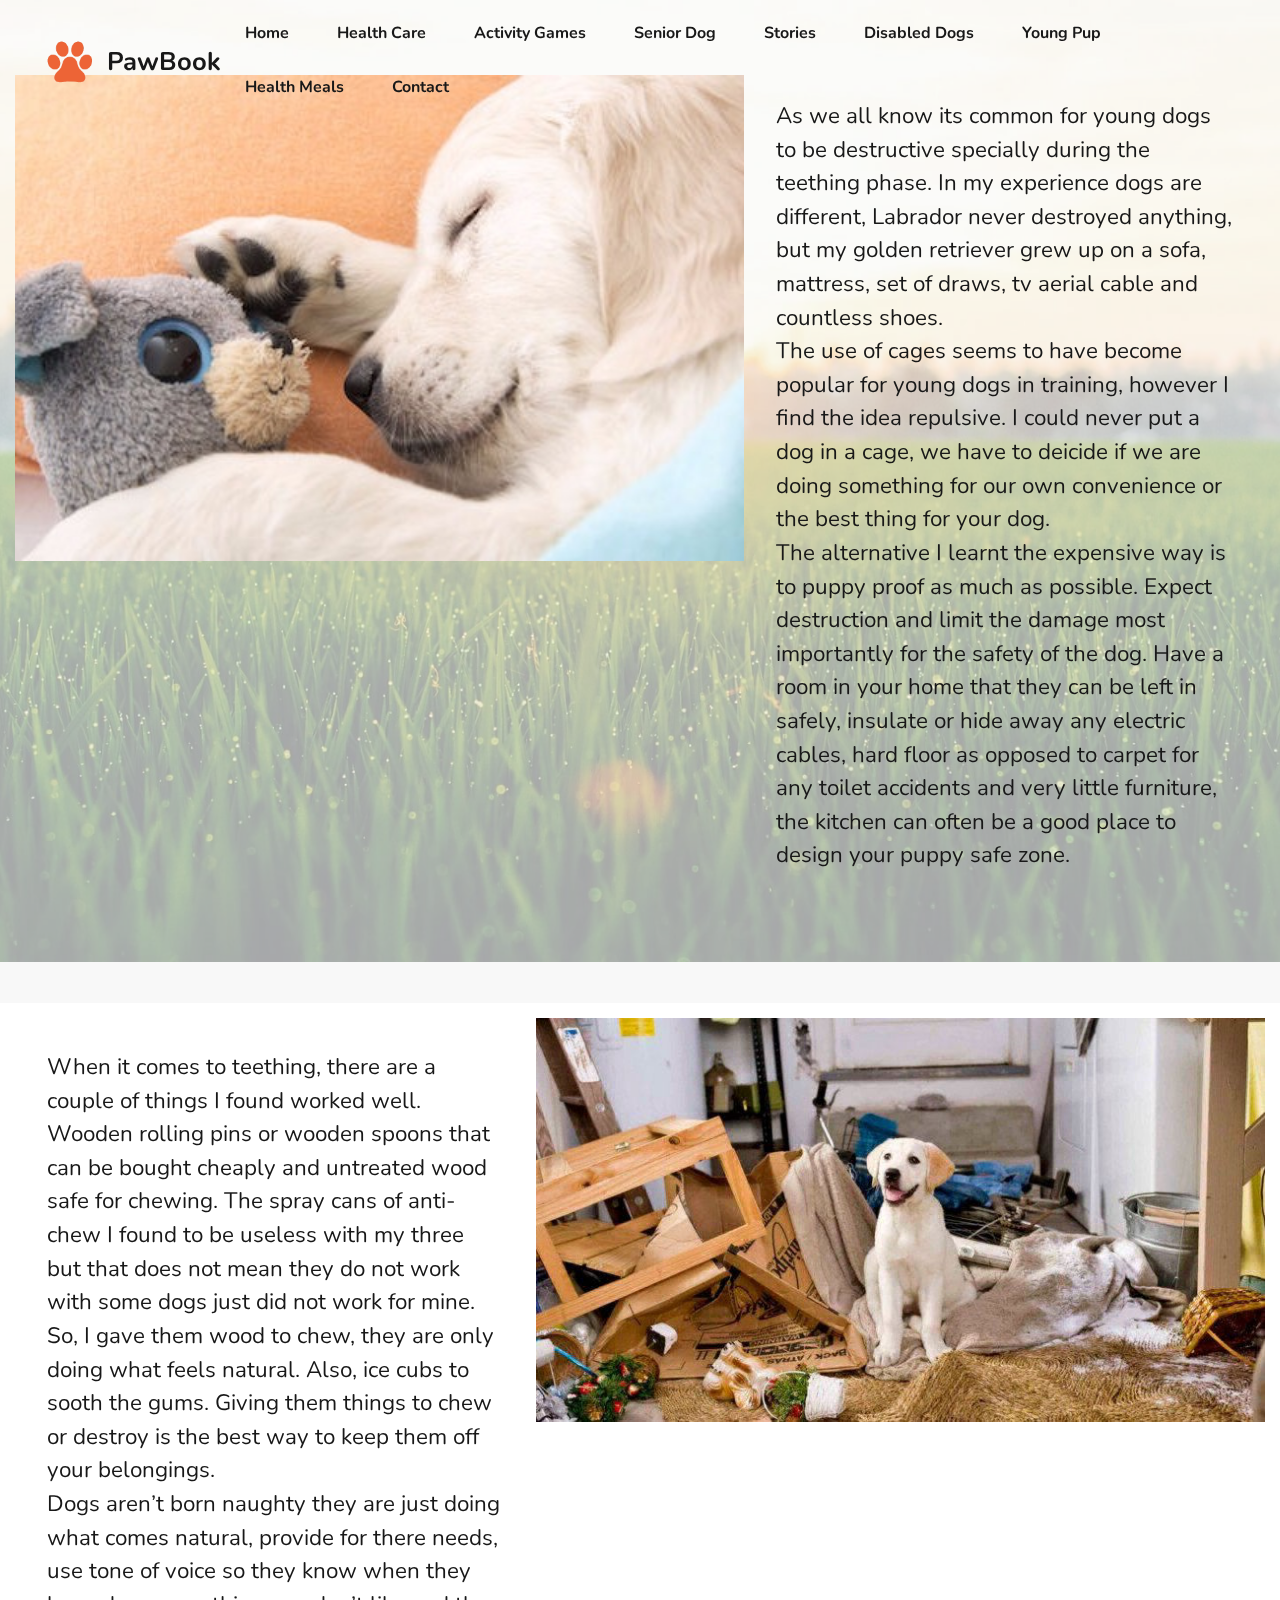
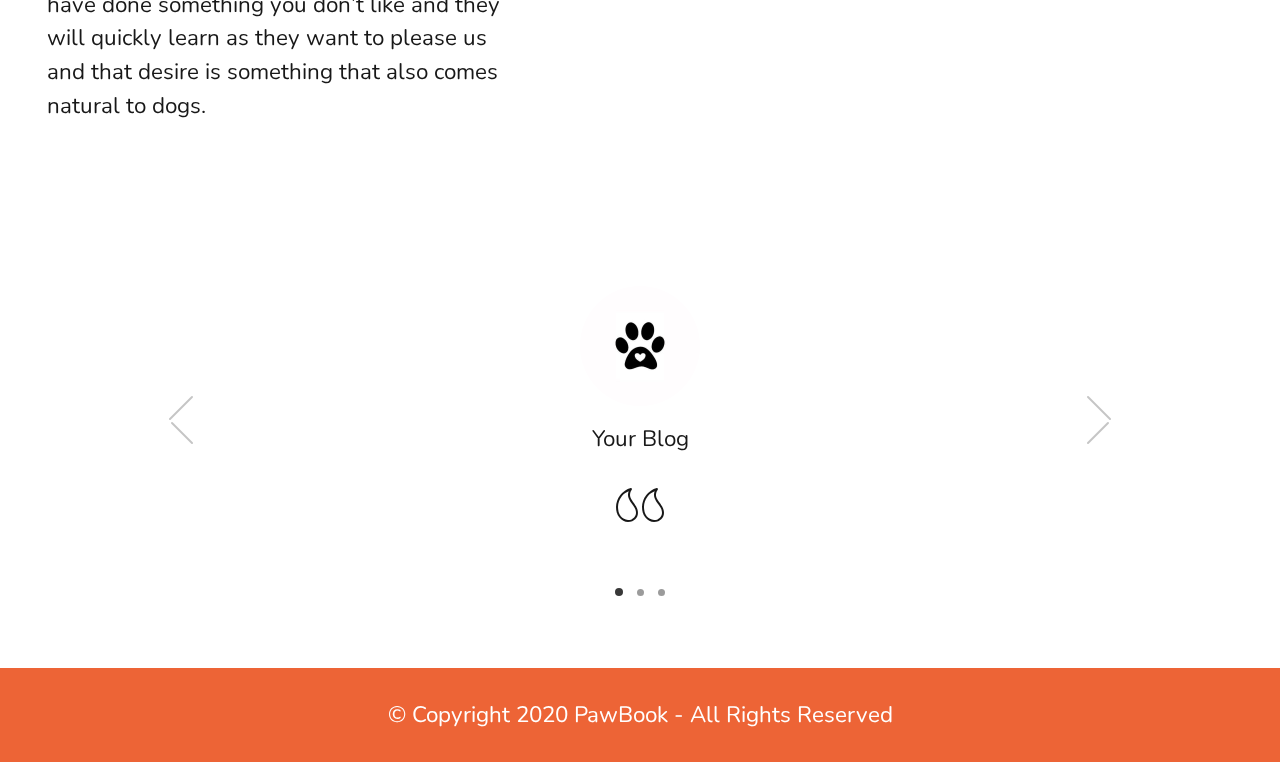
<file: page5.html>
<!DOCTYPE html>
<html  >
<head>
  <!-- Site made with Mobirise Website Builder v4.12.3, https://mobirise.com -->
  <meta charset="UTF-8">
  <meta http-equiv="X-UA-Compatible" content="IE=edge">
  <meta name="generator" content="Mobirise v4.12.3, mobirise.com">
  <meta name="viewport" content="width=device-width, initial-scale=1, minimum-scale=1">
  <link rel="shortcut icon" href="assets/images/logo2.png" type="image/x-icon">
  <meta name="description" content="">
  
  
  <title>Young Pup</title>
  <link rel="stylesheet" href="assets/web/assets/mobirise-icons-bold/mobirise-icons-bold.css">
  <link rel="stylesheet" href="assets/web/assets/mobirise-icons/mobirise-icons.css">
  <link rel="stylesheet" href="assets/web/assets/mobirise-icons2/mobirise2.css">
  <link rel="stylesheet" href="assets/tether/tether.min.css">
  <link rel="stylesheet" href="assets/facebook-plugin/style.css">
  <link rel="stylesheet" href="assets/bootstrap/css/bootstrap.min.css">
  <link rel="stylesheet" href="assets/bootstrap/css/bootstrap-grid.min.css">
  <link rel="stylesheet" href="assets/bootstrap/css/bootstrap-reboot.min.css">
  <link rel="stylesheet" href="assets/dropdown/css/style.css">
  <link rel="stylesheet" href="assets/socicon/css/styles.css">
  <link rel="stylesheet" href="assets/theme/css/style.css">
  <link rel="preload" as="style" href="assets/mobirise/css/mbr-additional.css"><link rel="stylesheet" href="assets/mobirise/css/mbr-additional.css" type="text/css">
  
  
  
</head>
<body>
  <section class="menu cid-rZwiOfYKg8" once="menu" id="menu1-1t">

    


    <nav class="navbar navbar-dropdown navbar-fixed-top navbar-expand-lg">
        <div class="container">
            <div class="navbar-brand">
                <span class="navbar-logo">
                    <a href="https://mobirise.com">
                        <img src="assets/images/logo2.png" alt="Mobirise" style="height: 3rem;">
                    </a>
                </span>
                <span class="navbar-caption-wrap"><a class="navbar-caption text-black display-5" href="https://mobirise.com">PawBook</a></span>
            </div>
            <button class="navbar-toggler" type="button" data-toggle="collapse" data-target="#navbarSupportedContent" aria-controls="navbarNavAltMarkup" aria-expanded="false" aria-label="Toggle navigation">
                <div class="hamburger">
                    <span></span>
                    <span></span>
                    <span></span>
                    <span></span>
                </div>
            </button>
            <div class="collapse navbar-collapse" id="navbarSupportedContent">
                <ul class="navbar-nav nav-dropdown nav-right" data-app-modern-menu="true"><li class="nav-item">
                        <a class="nav-link link text-black display-4" href="index.html" aria-expanded="false">
                            Home</a>
                    </li><li class="nav-item"><a class="nav-link link text-black display-4" href="page8.html" aria-expanded="false">Health Care</a></li><li class="nav-item"><a class="nav-link link text-black display-4" href="page4.html" aria-expanded="false">Activity Games</a></li><li class="nav-item"><a class="nav-link link text-black display-4" href="page1.html" aria-expanded="false">Senior Dog</a></li>
                    <li class="nav-item"><a class="nav-link link text-black display-4" href="page9.html" aria-expanded="false">Stories</a></li>
                    <li class="nav-item"><a class="nav-link link text-black display-4" href="page6.html">Disabled Dogs</a></li>

                    <li class="nav-item">
                        <a class="nav-link link text-black display-4" href="page5.html">Young Pup</a>
                    </li>
                    <li class="nav-item"><a class="nav-link link text-black display-4" href="page7.html">Health Meals</a></li><li class="nav-item"><a class="nav-link link text-black display-4" href="page2.html">Contact</a></li></ul>
                
                
            </div>
        </div>
    </nav>
</section>

<section class="cid-rZIcPrZ4Rx mbr-parallax-background" id="header2-20">
    

    <div class="mbr-overlay" style="background-color: rgb(255, 255, 255); opacity: 0.6;"></div>

    <div class="container-fluid">
        <div class="row">

            <div class="col-md-12 col-lg-7 img-col">
                <div class="mbr-figure">
                    <img src="assets/images/shutterstock-370950681-600x400.jpeg" alt="Mobirise" title="">
                </div>

            </div>


            <div class="col-md-12 content align-left py-4 col-lg-5">

                
                <p class="mbr-text pb-3 align-left mbr-fonts-style display-7">As we all know its common for young dogs to be destructive specially during the teething phase. In my experience dogs are different, Labrador never destroyed anything, but my golden retriever grew up on a sofa, mattress, set of draws, tv aerial cable and countless shoes. 
<br>The use of cages seems to have become popular for young dogs in training, however I find the idea repulsive. I could never put a dog in a cage, we have to deicide if we are doing something for our own convenience or the best thing for your dog. 
<br>The alternative I learnt the expensive way is to puppy proof as much as possible. Expect destruction and limit the damage most importantly for the safety of the dog. Have a room in your home that they can be left in safely, insulate or hide away any electric cables, hard floor as opposed to carpet for any toilet accidents and very little furniture, the kitchen can often be a good place to design your puppy safe zone. &nbsp;<br></p>

                



                

            </div>

        </div>
    </div>
</section>

<section class="cid-rZIdcUWM05" id="features9-21">
    

    

    <div class="container-fluid">
        <div class="row">
            <div class="col-md-12 content py-4 col-lg-5 ">

                


                <div class="align-wrap">
                    <div class="icons-wrap">
                        <div class="icon-wrap">
                            
                            <div class="text-wrap">
                                <h3 class="icon-title mbr-bold mbr-fonts-style display-5"></h3>
                                <p class="mbr-text mbr-fonts-style display-7">When it comes to teething, there are a couple of things I found worked well. Wooden rolling pins or wooden spoons that can be bought cheaply and untreated wood safe for chewing. The spray cans of anti-chew I found to be useless with my three but that does not mean they do not work with some dogs just did not work for mine. So, I gave them wood to chew, they are only doing what feels natural. Also, ice cubs to sooth the gums. Giving them things to chew or destroy is the best way to keep them off your belongings. 
<br>Dogs aren’t born naughty they are just doing what comes natural, provide for there needs, use tone of voice so they know when they have done something you don’t like and they will quickly learn as they want to please us and that desire is something that also comes natural to dogs. &nbsp;<br></p>
                            </div>
                        </div>


                    </div>


                    

                    


                </div>


                


            </div>
            <div class="col-md-12 col-lg-7 img-col">
                <div class="mbr-figure">
                    <img src="assets/images/perro-destructor-740x410.jpg" alt="Mobirise" title="">
                </div>

            </div>
        </div>
    </div>
</section>

<section class="carouse1 slide testimonials-slider cid-rZIeOyfvXA" data-interval="false" id="testimonials-slider1-22">

    

    

    <div class="container text-center">



        <div class="carousel slide" role="listbox" data-pause="true" data-keyboard="false" data-ride="carousel" data-interval="5000">
            <div class="carousel-inner">
                

                
                
            <div class="carousel-item">
                    <div class="user col-md-10 col-lg-8">
                        <div class="user_image">
                            <img src="assets/images/274b249eeb6d1f1cad56918b63d6b7d3-240x240.jpg" alt="" title="">
                        </div>

                        
                        <div class="user_text pb-2">
                            <p class="mbr-fonts-style mbr-regular display-7">Your Blog</p>
                        </div>

                        <div class="card-img pb-3">
                            <span class="mbr-iconfont mbri-quote-left"></span>
                        </div>

                        
                        

                    </div>
                </div><div class="carousel-item">
                    <div class="user  col-md-10 col-lg-8">
                        <div class="user_image">
                            <img src="assets/images/274b249eeb6d1f1cad56918b63d6b7d3-240x240.jpg" alt="" title="">
                        </div>

                        
                        <div class="user_text pb-2">
                            <p class="mbr-fonts-style mbr-regular display-7">Your Blog&nbsp;</p>
                        </div>

                        <div class="card-img pb-3">
                            <span class="mbr-iconfont mbrib-quote-left"></span>
                        </div>

                        
                        

                    </div>
                </div><div class="carousel-item">
                    <div class="user  col-md-10 col-lg-8">
                        <div class="user_image">
                            <img src="assets/images/274b249eeb6d1f1cad56918b63d6b7d3-240x240.jpg" alt="" title="">
                        </div>
                        
                        <div class="user_text pb-2">
                            <p class="mbr-fonts-style mbr-regular display-7">Your Blog&nbsp;</p>
                        </div>

                        <div class="card-img pb-3">
                            <span class="mbr-iconfont mbrib-quote-left"></span>
                        </div>

                        
                        

                    </div>
                </div></div>

            <ol class="carousel-indicators">
                <li data-app-prevent-settings="" data-target="#slider1" class=" active" data-slide-to="0"></li>
                <li data-app-prevent-settings="" data-target="#slider1" data-slide-to="1">
                </li>
                <li data-app-prevent-settings="" data-target="#slider1" data-slide-to="2">
                </li>
                
                
                
                
                
                
                
            </ol>



            <div class="carousel-controls">
                <a class="carousel-control-prev" role="button" data-slide="prev">
                    <span aria-hidden="true" class="mbri-arrow-prev mbr-iconfont"></span>
                    <span class="sr-only">Previous</span>
                </a>

                <a class="carousel-control-next" role="button" data-slide="next">
                    <span aria-hidden="true" class="mbri-arrow-next mbr-iconfont"></span>
                    <span class="sr-only">Next</span>
                </a>
            </div>
        </div>
    </div>
</section>

<section once="footers" class="cid-rXIUIoF8DR" id="footer1-t">

    

    

    <div class="container">
        <div class="media-container-row align-center mbr-white">
            <div class="col-12">
                <p class="mbr-text mb-0 mbr-fonts-style display-7">
                    © Copyright 2020 PawBook - All Rights Reserved
                </p>
            </div>
        </div>
    </div>
</section>


  <script src="assets/web/assets/jquery/jquery.min.js"></script>
  <script src="assets/tether/tether.min.js"></script>
  <script src="assets/popper/popper.min.js"></script>
  <script src="https://connect.facebook.net/en_US/sdk.js#xfbml=1&version=v2.5"></script>
  <script src="https://apis.google.com/js/plusone.js"></script>
  <script src="assets/facebook-plugin/facebook-script.js"></script>
  <script src="assets/bootstrap/js/bootstrap.min.js"></script>
  <script src="assets/bootstrapcarouselswipe/bootstrap-carousel-swipe.js"></script>
  <script src="assets/mbr-testimonials-slider/mbr-testimonials-slider.js"></script>
  <script src="assets/smoothscroll/smooth-scroll.js"></script>
  <script src="assets/dropdown/js/nav-dropdown.js"></script>
  <script src="assets/dropdown/js/navbar-dropdown.js"></script>
  <script src="assets/touchswipe/jquery.touch-swipe.min.js"></script>
  <script src="assets/parallax/jarallax.min.js"></script>
  <script src="assets/theme/js/script.js"></script>
  
  
</body>
</html>
</file>
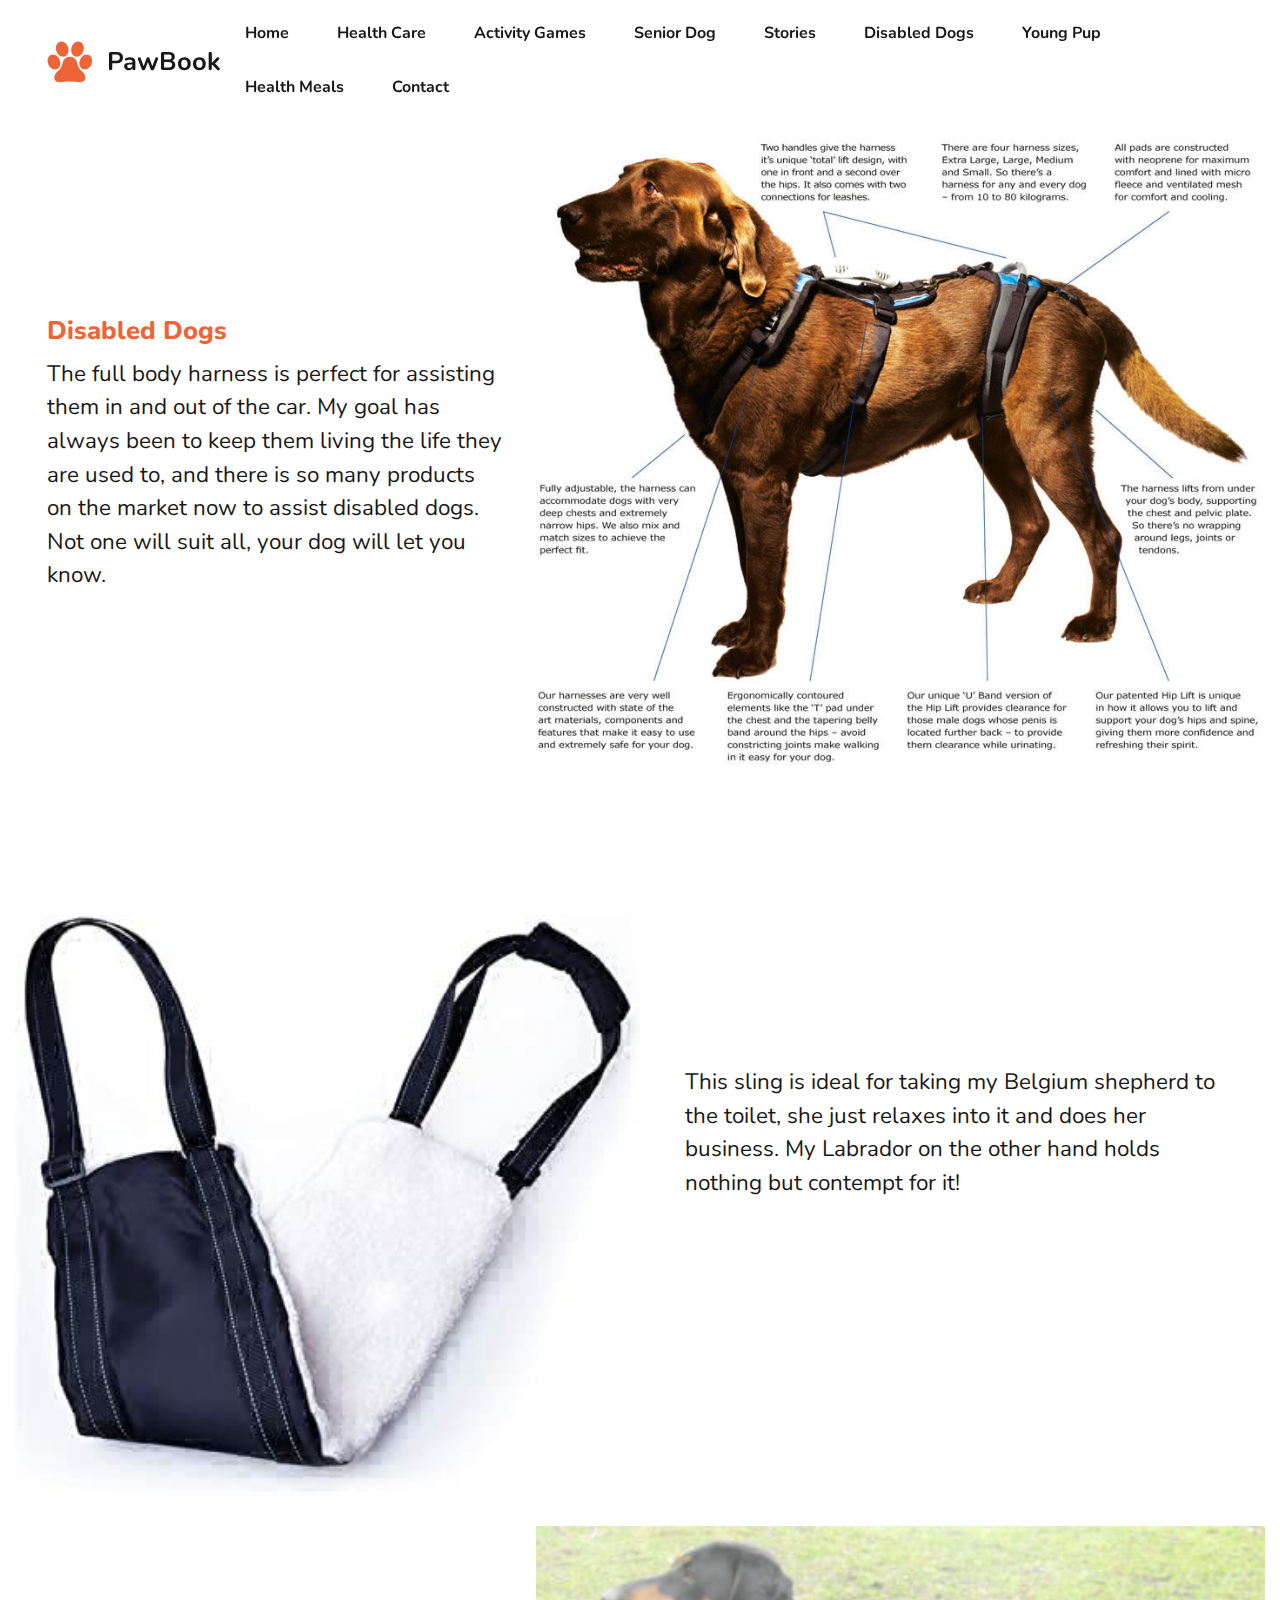
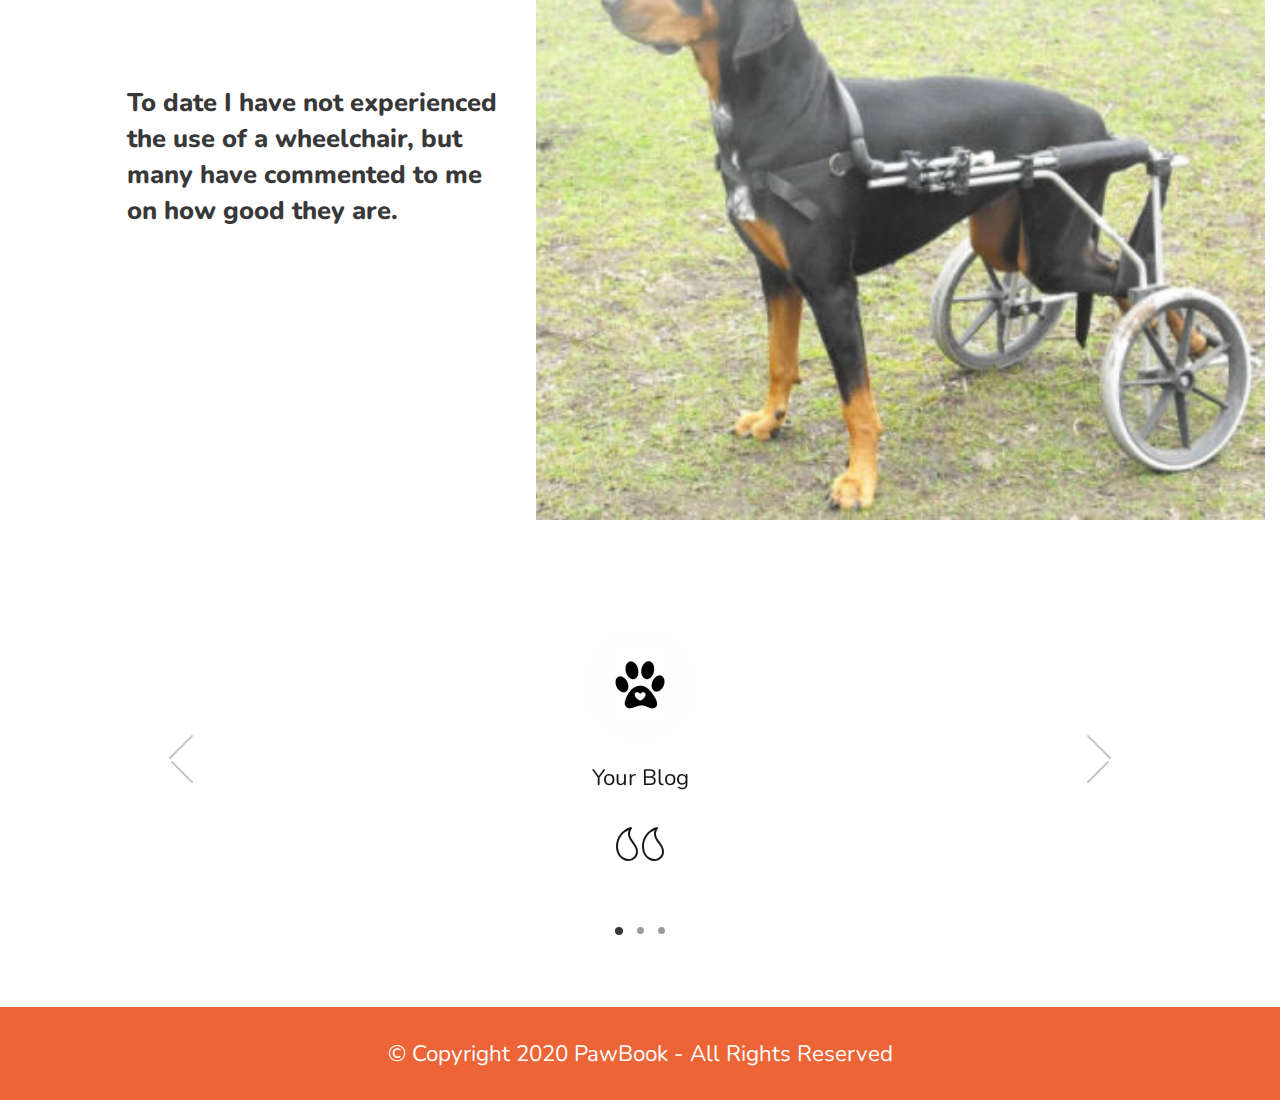
<file: page6.html>
<!DOCTYPE html>
<html  >
<head>
  <!-- Site made with Mobirise Website Builder v4.12.3, https://mobirise.com -->
  <meta charset="UTF-8">
  <meta http-equiv="X-UA-Compatible" content="IE=edge">
  <meta name="generator" content="Mobirise v4.12.3, mobirise.com">
  <meta name="viewport" content="width=device-width, initial-scale=1, minimum-scale=1">
  <link rel="shortcut icon" href="assets/images/logo2.png" type="image/x-icon">
  <meta name="description" content="">
  
  
  <title>Disabled Dogs</title>
  <link rel="stylesheet" href="assets/web/assets/mobirise-icons-bold/mobirise-icons-bold.css">
  <link rel="stylesheet" href="assets/web/assets/mobirise-icons/mobirise-icons.css">
  <link rel="stylesheet" href="assets/web/assets/mobirise-icons2/mobirise2.css">
  <link rel="stylesheet" href="assets/tether/tether.min.css">
  <link rel="stylesheet" href="assets/facebook-plugin/style.css">
  <link rel="stylesheet" href="assets/bootstrap/css/bootstrap.min.css">
  <link rel="stylesheet" href="assets/bootstrap/css/bootstrap-grid.min.css">
  <link rel="stylesheet" href="assets/bootstrap/css/bootstrap-reboot.min.css">
  <link rel="stylesheet" href="assets/dropdown/css/style.css">
  <link rel="stylesheet" href="assets/socicon/css/styles.css">
  <link rel="stylesheet" href="assets/theme/css/style.css">
  <link rel="preload" as="style" href="assets/mobirise/css/mbr-additional.css"><link rel="stylesheet" href="assets/mobirise/css/mbr-additional.css" type="text/css">
  
  
  
</head>
<body>
  <section class="menu cid-rZwiOfYKg8" once="menu" id="menu1-1t">

    


    <nav class="navbar navbar-dropdown navbar-fixed-top navbar-expand-lg">
        <div class="container">
            <div class="navbar-brand">
                <span class="navbar-logo">
                    <a href="https://mobirise.com">
                        <img src="assets/images/logo2.png" alt="Mobirise" style="height: 3rem;">
                    </a>
                </span>
                <span class="navbar-caption-wrap"><a class="navbar-caption text-black display-5" href="https://mobirise.com">PawBook</a></span>
            </div>
            <button class="navbar-toggler" type="button" data-toggle="collapse" data-target="#navbarSupportedContent" aria-controls="navbarNavAltMarkup" aria-expanded="false" aria-label="Toggle navigation">
                <div class="hamburger">
                    <span></span>
                    <span></span>
                    <span></span>
                    <span></span>
                </div>
            </button>
            <div class="collapse navbar-collapse" id="navbarSupportedContent">
                <ul class="navbar-nav nav-dropdown nav-right" data-app-modern-menu="true"><li class="nav-item">
                        <a class="nav-link link text-black display-4" href="index.html" aria-expanded="false">
                            Home</a>
                    </li><li class="nav-item"><a class="nav-link link text-black display-4" href="page8.html" aria-expanded="false">Health Care</a></li><li class="nav-item"><a class="nav-link link text-black display-4" href="page4.html" aria-expanded="false">Activity Games</a></li><li class="nav-item"><a class="nav-link link text-black display-4" href="page1.html" aria-expanded="false">Senior Dog</a></li>
                    <li class="nav-item"><a class="nav-link link text-black display-4" href="page9.html" aria-expanded="false">Stories</a></li>
                    <li class="nav-item"><a class="nav-link link text-black display-4" href="page6.html">Disabled Dogs</a></li>

                    <li class="nav-item">
                        <a class="nav-link link text-black display-4" href="page5.html">Young Pup</a>
                    </li>
                    <li class="nav-item"><a class="nav-link link text-black display-4" href="page7.html">Health Meals</a></li><li class="nav-item"><a class="nav-link link text-black display-4" href="page2.html">Contact</a></li></ul>
                
                
            </div>
        </div>
    </nav>
</section>

<section class="cid-rZweckxRjt mbr-fullscreen" id="features9-1m">
    

    

    <div class="container-fluid">
        <div class="row">
            <div class="col-md-12 content py-4 col-lg-5 ">

                


                <div class="align-wrap">
                    <div class="icons-wrap">
                        <div class="icon-wrap">
                            
                            <div class="text-wrap">
                                <h3 class="icon-title mbr-bold mbr-fonts-style display-5"></h3>
                                <p class="mbr-text mbr-fonts-style display-7"></p>
                            </div>
                        </div>


                    </div>


                    <div class="icons-wrap">
                        <div class="icon-wrap">
                            
                            <div class="text-wrap">
                                <h3 class="icon-title mbr-bold mbr-fonts-style display-5">Disabled Dogs</h3>
                                <p class="mbr-text mbr-fonts-style display-7">The full body harness is perfect for assisting them in and out of the car. My goal has always been to keep them living the life they are used to, and there is so many products on the market now to assist disabled dogs. Not one will suit all, your dog will let you know.&nbsp;</p>
                            </div>
                        </div>


                    </div>

                    


                </div>


                


            </div>
            <div class="col-md-12 col-lg-7 img-col">
                <div class="mbr-figure">
                    <img src="assets/images/heu-4-838x780.jpg" alt="Mobirise" title="">
                </div>

            </div>
        </div>
    </div>
</section>

<section class="cid-rZwgHDWWcQ" id="content2-1o">
    

    

    <div class="container-fluid">
        <div class="row">

            <div class="col-md-12 col-lg-6 img-col">
                <div class="mbr-figure">
                    <img src="assets/images/61igised5el.-ac-sy355-382x355.jpg" alt="Mobirise" title="">
                </div>

            </div>


            <div class="col-md-12 content py-4 col-lg-6">

                

                

                <p class="mbr-text pb-3 align-left mbr-fonts-style display-7">This sling is ideal for taking my Belgium shepherd to the toilet, she just relaxes into it and does her business. My Labrador on the other hand holds nothing but contempt for it!&nbsp;</p>



                <ul class="list">
                    
                    
                    


                <li class="item-wrap">
                        <span class="mbr-iconfont mbrib-success" style="color: rgb(118, 118, 118); fill: rgb(118, 118, 118);"></span>
                        <h4 class="item1 mbr-regular mbr-fonts-style display-7"></h4>
                    </li><li class="item-wrap">
                        <span class="mbr-iconfont mbrib-success" style="color: rgb(118, 118, 118); fill: rgb(118, 118, 118);"></span>
                        <h4 class="item1 mbr-regular mbr-fonts-style display-7"></h4>
                    </li><li class="item-wrap">
                        <span class="mbr-iconfont mbrib-success" style="color: rgb(118, 118, 118); fill: rgb(118, 118, 118);"></span>
                        <h4 class="item1 mbr-regular mbr-fonts-style display-7"></h4>
                    </li></ul>

                

            </div>

        </div>
    </div>
</section>

<section class="cid-rZwhKSavQi" id="features9-1q">
    

    

    <div class="container-fluid">
        <div class="row">
            <div class="col-md-12 content py-4 col-lg-5 ">

                


                <div class="align-wrap">
                    <div class="icons-wrap">
                        <div class="icon-wrap">
                            <span class="mbr-iconfont mbrib-timer"></span>
                            <div class="text-wrap">
                                <h3 class="icon-title mbr-bold mbr-fonts-style display-5">To date I have not experienced the use of a wheelchair, but many have commented to me on how good they are.</h3>
                                <p class="mbr-text mbr-fonts-style display-7"></p>
                            </div>
                        </div>


                    </div>


                    <div class="icons-wrap">
                        <div class="icon-wrap">
                            <span class="mbr-iconfont mbrib-globe"></span>
                            <div class="text-wrap">
                                <h3 class="icon-title mbr-bold mbr-fonts-style display-5"></h3>
                                <p class="mbr-text mbr-fonts-style display-7"></p>
                            </div>
                        </div>


                    </div>

                    


                </div>


                


            </div>
            <div class="col-md-12 col-lg-7 img-col">
                <div class="mbr-figure">
                    <img src="assets/images/unnamed-400x326.jpg" alt="Mobirise" title="">
                </div>

            </div>
        </div>
    </div>
</section>

<section class="carouse1 slide testimonials-slider cid-rZwj8CXr85" data-interval="false" id="testimonials-slider1-1u">

    

    

    <div class="container text-center">



        <div class="carousel slide" role="listbox" data-pause="true" data-keyboard="false" data-ride="carousel" data-interval="5000">
            <div class="carousel-inner">
                

                
                
            <div class="carousel-item">
                    <div class="user col-md-10 col-lg-8">
                        <div class="user_image">
                            <img src="assets/images/274b249eeb6d1f1cad56918b63d6b7d3-240x240.jpg" alt="" title="">
                        </div>

                        
                        <div class="user_text pb-2">
                            <p class="mbr-fonts-style mbr-regular display-7">Your Blog</p>
                        </div>

                        <div class="card-img pb-3">
                            <span class="mbr-iconfont mbri-quote-left"></span>
                        </div>

                        
                        

                    </div>
                </div><div class="carousel-item">
                    <div class="user  col-md-10 col-lg-8">
                        <div class="user_image">
                            <img src="assets/images/274b249eeb6d1f1cad56918b63d6b7d3-240x240.jpg" alt="" title="">
                        </div>

                        
                        <div class="user_text pb-2">
                            <p class="mbr-fonts-style mbr-regular display-7">Your Blog&nbsp;</p>
                        </div>

                        <div class="card-img pb-3">
                            <span class="mbr-iconfont mbrib-quote-left"></span>
                        </div>

                        
                        

                    </div>
                </div><div class="carousel-item">
                    <div class="user  col-md-10 col-lg-8">
                        <div class="user_image">
                            <img src="assets/images/274b249eeb6d1f1cad56918b63d6b7d3-240x240.jpg" alt="" title="">
                        </div>
                        
                        <div class="user_text pb-2">
                            <p class="mbr-fonts-style mbr-regular display-7">Your Blog&nbsp;</p>
                        </div>

                        <div class="card-img pb-3">
                            <span class="mbr-iconfont mbrib-quote-left"></span>
                        </div>

                        
                        

                    </div>
                </div></div>

            <ol class="carousel-indicators">
                <li data-app-prevent-settings="" data-target="#slider1" class=" active" data-slide-to="0"></li>
                <li data-app-prevent-settings="" data-target="#slider1" data-slide-to="1">
                </li>
                <li data-app-prevent-settings="" data-target="#slider1" data-slide-to="2">
                </li>
                
                
                
                
                
                
                
            </ol>



            <div class="carousel-controls">
                <a class="carousel-control-prev" role="button" data-slide="prev">
                    <span aria-hidden="true" class="mbri-arrow-prev mbr-iconfont"></span>
                    <span class="sr-only">Previous</span>
                </a>

                <a class="carousel-control-next" role="button" data-slide="next">
                    <span aria-hidden="true" class="mbri-arrow-next mbr-iconfont"></span>
                    <span class="sr-only">Next</span>
                </a>
            </div>
        </div>
    </div>
</section>

<section once="footers" class="cid-rXIUIoF8DR" id="footer1-t">

    

    

    <div class="container">
        <div class="media-container-row align-center mbr-white">
            <div class="col-12">
                <p class="mbr-text mb-0 mbr-fonts-style display-7">
                    © Copyright 2020 PawBook - All Rights Reserved
                </p>
            </div>
        </div>
    </div>
</section>


  <script src="assets/web/assets/jquery/jquery.min.js"></script>
  <script src="assets/tether/tether.min.js"></script>
  <script src="assets/popper/popper.min.js"></script>
  <script src="https://connect.facebook.net/en_US/sdk.js#xfbml=1&version=v2.5"></script>
  <script src="https://apis.google.com/js/plusone.js"></script>
  <script src="assets/facebook-plugin/facebook-script.js"></script>
  <script src="assets/bootstrap/js/bootstrap.min.js"></script>
  <script src="assets/bootstrapcarouselswipe/bootstrap-carousel-swipe.js"></script>
  <script src="assets/smoothscroll/smooth-scroll.js"></script>
  <script src="assets/mbr-testimonials-slider/mbr-testimonials-slider.js"></script>
  <script src="assets/dropdown/js/nav-dropdown.js"></script>
  <script src="assets/dropdown/js/navbar-dropdown.js"></script>
  <script src="assets/touchswipe/jquery.touch-swipe.min.js"></script>
  <script src="assets/theme/js/script.js"></script>
  
  
</body>
</html>
</file>
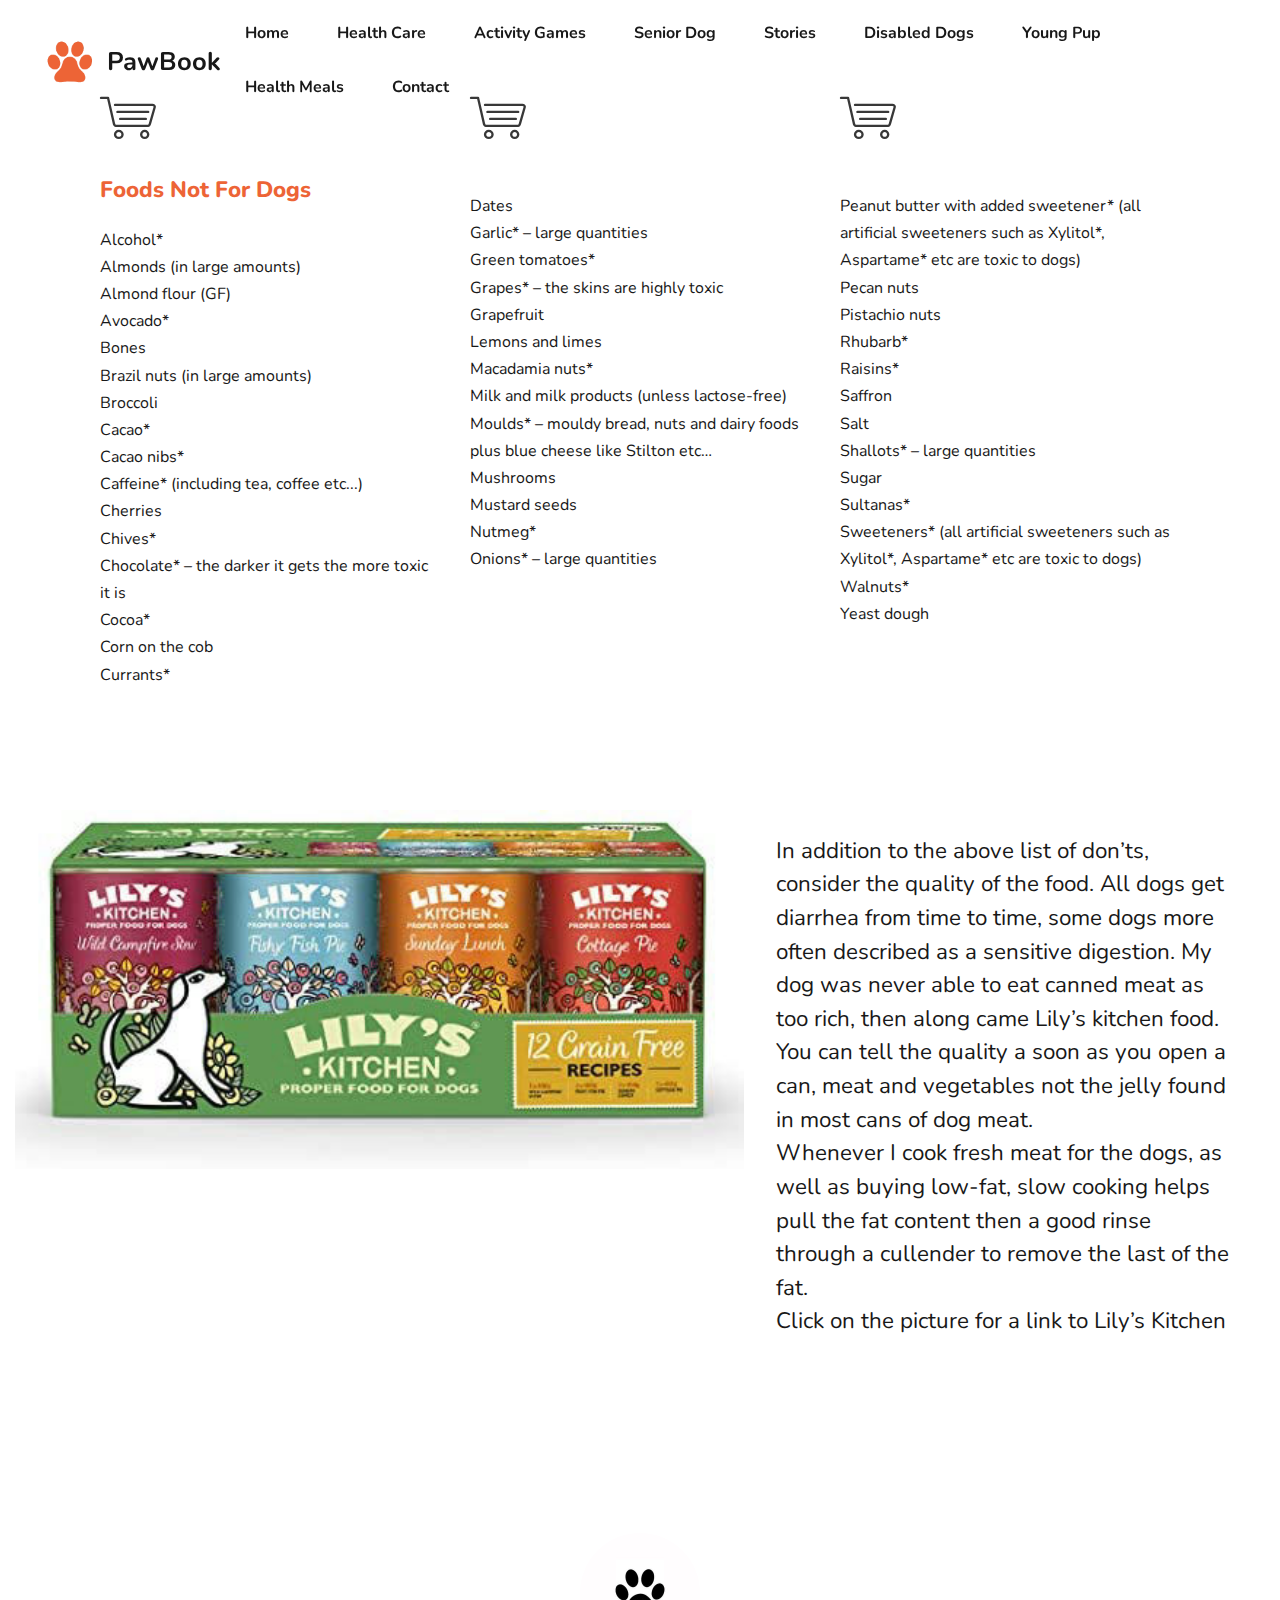
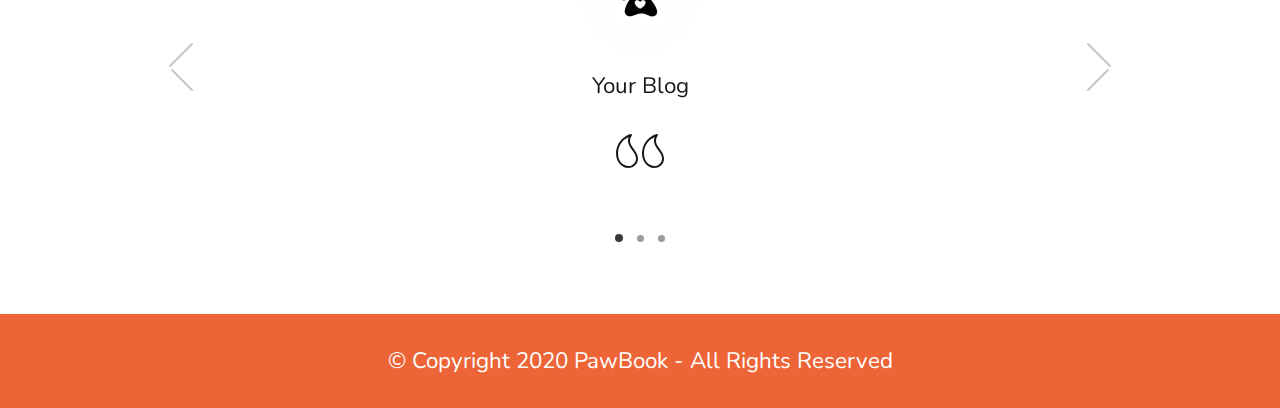
<file: page7.html>
<!DOCTYPE html>
<html  >
<head>
  <!-- Site made with Mobirise Website Builder v4.12.3, https://mobirise.com -->
  <meta charset="UTF-8">
  <meta http-equiv="X-UA-Compatible" content="IE=edge">
  <meta name="generator" content="Mobirise v4.12.3, mobirise.com">
  <meta name="viewport" content="width=device-width, initial-scale=1, minimum-scale=1">
  <link rel="shortcut icon" href="assets/images/logo2.png" type="image/x-icon">
  <meta name="description" content="">
  
  
  <title>Healthy Meals</title>
  <link rel="stylesheet" href="assets/web/assets/mobirise-icons-bold/mobirise-icons-bold.css">
  <link rel="stylesheet" href="assets/web/assets/mobirise-icons/mobirise-icons.css">
  <link rel="stylesheet" href="assets/web/assets/mobirise-icons2/mobirise2.css">
  <link rel="stylesheet" href="assets/tether/tether.min.css">
  <link rel="stylesheet" href="assets/facebook-plugin/style.css">
  <link rel="stylesheet" href="assets/bootstrap/css/bootstrap.min.css">
  <link rel="stylesheet" href="assets/bootstrap/css/bootstrap-grid.min.css">
  <link rel="stylesheet" href="assets/bootstrap/css/bootstrap-reboot.min.css">
  <link rel="stylesheet" href="assets/dropdown/css/style.css">
  <link rel="stylesheet" href="assets/socicon/css/styles.css">
  <link rel="stylesheet" href="assets/theme/css/style.css">
  <link rel="preload" as="style" href="assets/mobirise/css/mbr-additional.css"><link rel="stylesheet" href="assets/mobirise/css/mbr-additional.css" type="text/css">
  
  
  
</head>
<body>
  <section class="menu cid-rZwiOfYKg8" once="menu" id="menu1-1t">

    


    <nav class="navbar navbar-dropdown navbar-fixed-top navbar-expand-lg">
        <div class="container">
            <div class="navbar-brand">
                <span class="navbar-logo">
                    <a href="https://mobirise.com">
                        <img src="assets/images/logo2.png" alt="Mobirise" style="height: 3rem;">
                    </a>
                </span>
                <span class="navbar-caption-wrap"><a class="navbar-caption text-black display-5" href="https://mobirise.com">PawBook</a></span>
            </div>
            <button class="navbar-toggler" type="button" data-toggle="collapse" data-target="#navbarSupportedContent" aria-controls="navbarNavAltMarkup" aria-expanded="false" aria-label="Toggle navigation">
                <div class="hamburger">
                    <span></span>
                    <span></span>
                    <span></span>
                    <span></span>
                </div>
            </button>
            <div class="collapse navbar-collapse" id="navbarSupportedContent">
                <ul class="navbar-nav nav-dropdown nav-right" data-app-modern-menu="true"><li class="nav-item">
                        <a class="nav-link link text-black display-4" href="index.html" aria-expanded="false">
                            Home</a>
                    </li><li class="nav-item"><a class="nav-link link text-black display-4" href="page8.html" aria-expanded="false">Health Care</a></li><li class="nav-item"><a class="nav-link link text-black display-4" href="page4.html" aria-expanded="false">Activity Games</a></li><li class="nav-item"><a class="nav-link link text-black display-4" href="page1.html" aria-expanded="false">Senior Dog</a></li>
                    <li class="nav-item"><a class="nav-link link text-black display-4" href="page9.html" aria-expanded="false">Stories</a></li>
                    <li class="nav-item"><a class="nav-link link text-black display-4" href="page6.html">Disabled Dogs</a></li>

                    <li class="nav-item">
                        <a class="nav-link link text-black display-4" href="page5.html">Young Pup</a>
                    </li>
                    <li class="nav-item"><a class="nav-link link text-black display-4" href="page7.html">Health Meals</a></li><li class="nav-item"><a class="nav-link link text-black display-4" href="page2.html">Contact</a></li></ul>
                
                
            </div>
        </div>
    </nav>
</section>

<section class="features1 cid-rZwcs463Ml" id="features5-1h">

    

    
    <div class="container">
        <div class="row justify-content-center">

            <div class="card col-12 col-md-6 col-lg-4">
                <div class="card-ico align-left pb-3">
                    <span class="mbr-iconfont mbri-shopping-cart"></span>
                </div>
                <div class="card-box">
                    <h4 class="card-title align-left py-2 mbr-bold mbr-fonts-style display-7">Foods Not For Dogs&nbsp;</h4>
                    <p class="mbr-text mbr-regular align-left mbr-fonts-style display-4">Alcohol*
<br>Almonds (in large amounts)
<br>Almond flour (GF)
<br>Avocado*
<br>Bones
<br>Brazil nuts (in large amounts)
<br>Broccoli
<br>Cacao*
<br>Cacao nibs*
<br>Caffeine* (including tea, coffee etc...)
<br>Cherries
<br>Chives*
<br>Chocolate* – the darker it gets the more toxic it is
<br>Cocoa*
<br>Corn on the cob
<br>Currants*&nbsp;<br></p>

                </div>
            </div>

            <div class="card col-12 col-md-6 col-lg-4">
                <div class="card-ico align-left pb-3">
                    <span class="mbr-iconfont mbri-shopping-cart"></span>
                </div>
                <div class="card-box">
                    <h4 class="card-title align-left py-2 mbr-bold mbr-fonts-style display-7"></h4>
                    <p class="mbr-text  mbr-regular align-left mbr-fonts-style display-4">Dates
<br>Garlic* – large quantities
<br>Green tomatoes*
<br>Grapes* – the skins are highly toxic
<br>Grapefruit
<br>Lemons and limes
<br>Macadamia nuts*
<br>Milk and milk products (unless lactose-free)
<br>Moulds* – mouldy bread, nuts and dairy foods plus blue cheese like Stilton etc…
<br>Mushrooms
<br>Mustard seeds
<br>Nutmeg*
<br>Onions* – large quantities&nbsp;<br></p>

                </div>
            </div>

            <div class="card col-12 col-md-6 col-lg-4">
                <div class="card-ico align-left pb-3">
                    <span class="mbr-iconfont mbri-shopping-cart"></span>
                </div>
                <div class="card-box">
                    <h4 class="card-title align-left py-2 mbr-bold mbr-fonts-style display-7"></h4>
                    <p class="mbr-text  mbr-regular align-left mbr-fonts-style display-4">Peanut butter with added sweetener* (all artificial sweeteners such as Xylitol*, Aspartame* etc are toxic to dogs)
<br>Pecan nuts
<br>Pistachio nuts
<br>Rhubarb*
<br>Raisins*
<br>Saffron
<br>Salt
<br>Shallots* – large quantities
<br>Sugar
<br>Sultanas*
<br>Sweeteners* (all artificial sweeteners such as Xylitol*, Aspartame* etc are toxic to dogs)
<br>Walnuts*
<br>Yeast dough
<br>
<br></p>

                </div>
            </div>

            

        </div>

    </div>

</section>

<section class="cid-rZwcZpCzZw" id="header2-1i">
    

    

    <div class="container-fluid">
        <div class="row">

            <div class="col-md-12 col-lg-7 img-col">
                <div class="mbr-figure">
                    <a href="https://www.lilyskitchen.co.uk/"><img src="assets/images/51uyfomn7tl.-ac-sy400-ml2-500x246.jpg" alt="Mobirise" title=""></a>
                </div>

            </div>


            <div class="col-md-12 content align-left py-4 col-lg-5">

                
                <p class="mbr-text pb-3 align-left mbr-fonts-style display-7">In addition to the above list of don’ts, consider the quality of the food. All dogs get diarrhea from time to time, some dogs more often described as a sensitive digestion. My dog was never able to eat canned meat as too rich, then along came Lily’s kitchen food. You can tell the quality a soon as you open a can, meat and vegetables not the jelly found in most cans of dog meat. 
<br>Whenever I cook fresh meat for the dogs, as well as buying low-fat, slow cooking helps pull the fat content then a good rinse through a cullender to remove the last of the fat.
<br>Click on the picture for a link to Lily’s Kitchen
<br><br></p>

                



                

            </div>

        </div>
    </div>
</section>

<section class="carouse1 slide testimonials-slider cid-rZwdKZbSuZ" data-interval="false" id="testimonials-slider1-1j">

    

    

    <div class="container text-center">



        <div class="carousel slide" role="listbox" data-pause="true" data-keyboard="false" data-ride="carousel" data-interval="5000">
            <div class="carousel-inner">
                

                
                
            <div class="carousel-item">
                    <div class="user col-md-10 col-lg-8">
                        <div class="user_image">
                            <img src="assets/images/274b249eeb6d1f1cad56918b63d6b7d3-240x240.jpg" alt="" title="">
                        </div>

                        
                        <div class="user_text pb-2">
                            <p class="mbr-fonts-style mbr-regular display-7">Your Blog</p>
                        </div>

                        <div class="card-img pb-3">
                            <span class="mbr-iconfont mbri-quote-left"></span>
                        </div>

                        
                        

                    </div>
                </div><div class="carousel-item">
                    <div class="user  col-md-10 col-lg-8">
                        <div class="user_image">
                            <img src="assets/images/274b249eeb6d1f1cad56918b63d6b7d3-240x240.jpg" alt="" title="">
                        </div>

                        
                        <div class="user_text pb-2">
                            <p class="mbr-fonts-style mbr-regular display-7">Your Blog&nbsp;</p>
                        </div>

                        <div class="card-img pb-3">
                            <span class="mbr-iconfont mbrib-quote-left"></span>
                        </div>

                        
                        

                    </div>
                </div><div class="carousel-item">
                    <div class="user  col-md-10 col-lg-8">
                        <div class="user_image">
                            <img src="assets/images/274b249eeb6d1f1cad56918b63d6b7d3-240x240.jpg" alt="" title="">
                        </div>
                        
                        <div class="user_text pb-2">
                            <p class="mbr-fonts-style mbr-regular display-7">Your Blog&nbsp;</p>
                        </div>

                        <div class="card-img pb-3">
                            <span class="mbr-iconfont mbrib-quote-left"></span>
                        </div>

                        
                        

                    </div>
                </div></div>

            <ol class="carousel-indicators">
                <li data-app-prevent-settings="" data-target="#slider1" class=" active" data-slide-to="0"></li>
                <li data-app-prevent-settings="" data-target="#slider1" data-slide-to="1">
                </li>
                <li data-app-prevent-settings="" data-target="#slider1" data-slide-to="2">
                </li>
                
                
                
                
                
                
                
            </ol>



            <div class="carousel-controls">
                <a class="carousel-control-prev" role="button" data-slide="prev">
                    <span aria-hidden="true" class="mbri-arrow-prev mbr-iconfont"></span>
                    <span class="sr-only">Previous</span>
                </a>

                <a class="carousel-control-next" role="button" data-slide="next">
                    <span aria-hidden="true" class="mbri-arrow-next mbr-iconfont"></span>
                    <span class="sr-only">Next</span>
                </a>
            </div>
        </div>
    </div>
</section>

<section once="footers" class="cid-rXIUIoF8DR" id="footer1-t">

    

    

    <div class="container">
        <div class="media-container-row align-center mbr-white">
            <div class="col-12">
                <p class="mbr-text mb-0 mbr-fonts-style display-7">
                    © Copyright 2020 PawBook - All Rights Reserved
                </p>
            </div>
        </div>
    </div>
</section>


  <script src="assets/web/assets/jquery/jquery.min.js"></script>
  <script src="assets/tether/tether.min.js"></script>
  <script src="assets/popper/popper.min.js"></script>
  <script src="https://connect.facebook.net/en_US/sdk.js#xfbml=1&version=v2.5"></script>
  <script src="https://apis.google.com/js/plusone.js"></script>
  <script src="assets/facebook-plugin/facebook-script.js"></script>
  <script src="assets/bootstrap/js/bootstrap.min.js"></script>
  <script src="assets/mbr-testimonials-slider/mbr-testimonials-slider.js"></script>
  <script src="assets/smoothscroll/smooth-scroll.js"></script>
  <script src="assets/dropdown/js/nav-dropdown.js"></script>
  <script src="assets/dropdown/js/navbar-dropdown.js"></script>
  <script src="assets/touchswipe/jquery.touch-swipe.min.js"></script>
  <script src="assets/bootstrapcarouselswipe/bootstrap-carousel-swipe.js"></script>
  <script src="assets/theme/js/script.js"></script>
  
  
</body>
</html>
</file>
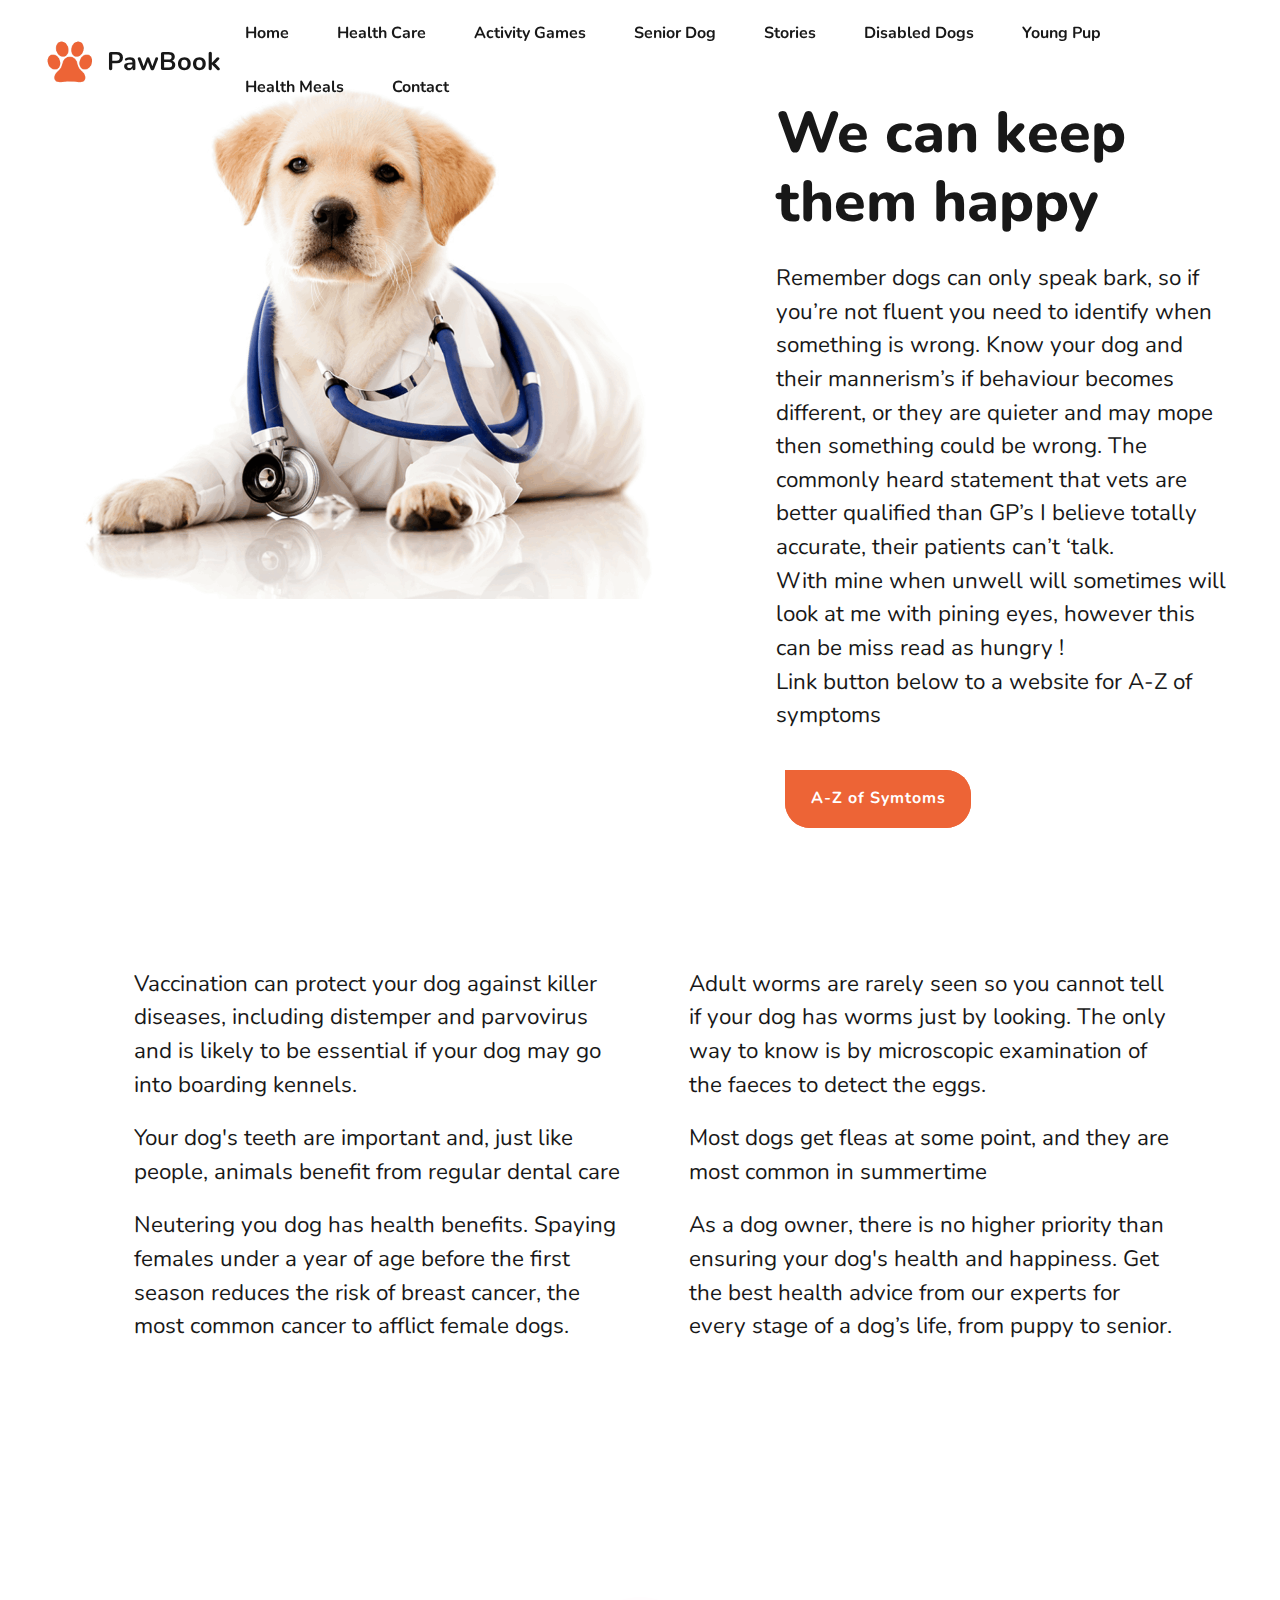
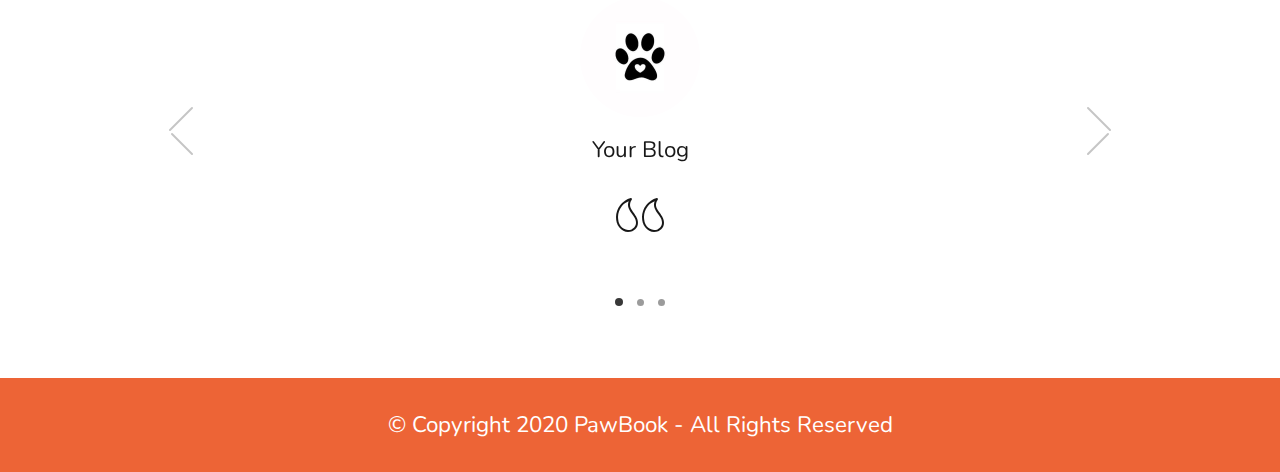
<file: page8.html>
<!DOCTYPE html>
<html  >
<head>
  <!-- Site made with Mobirise Website Builder v4.12.3, https://mobirise.com -->
  <meta charset="UTF-8">
  <meta http-equiv="X-UA-Compatible" content="IE=edge">
  <meta name="generator" content="Mobirise v4.12.3, mobirise.com">
  <meta name="viewport" content="width=device-width, initial-scale=1, minimum-scale=1">
  <link rel="shortcut icon" href="assets/images/logo2.png" type="image/x-icon">
  <meta name="description" content="">
  
  
  <title>Health Care</title>
  <link rel="stylesheet" href="assets/web/assets/mobirise-icons-bold/mobirise-icons-bold.css">
  <link rel="stylesheet" href="assets/web/assets/mobirise-icons/mobirise-icons.css">
  <link rel="stylesheet" href="assets/web/assets/mobirise-icons2/mobirise2.css">
  <link rel="stylesheet" href="assets/tether/tether.min.css">
  <link rel="stylesheet" href="assets/facebook-plugin/style.css">
  <link rel="stylesheet" href="assets/bootstrap/css/bootstrap.min.css">
  <link rel="stylesheet" href="assets/bootstrap/css/bootstrap-grid.min.css">
  <link rel="stylesheet" href="assets/bootstrap/css/bootstrap-reboot.min.css">
  <link rel="stylesheet" href="assets/dropdown/css/style.css">
  <link rel="stylesheet" href="assets/socicon/css/styles.css">
  <link rel="stylesheet" href="assets/theme/css/style.css">
  <link rel="preload" as="style" href="assets/mobirise/css/mbr-additional.css"><link rel="stylesheet" href="assets/mobirise/css/mbr-additional.css" type="text/css">
  
  
  
</head>
<body>
  <section class="menu cid-rZwiOfYKg8" once="menu" id="menu1-1t">

    


    <nav class="navbar navbar-dropdown navbar-fixed-top navbar-expand-lg">
        <div class="container">
            <div class="navbar-brand">
                <span class="navbar-logo">
                    <a href="https://mobirise.com">
                        <img src="assets/images/logo2.png" alt="Mobirise" style="height: 3rem;">
                    </a>
                </span>
                <span class="navbar-caption-wrap"><a class="navbar-caption text-black display-5" href="https://mobirise.com">PawBook</a></span>
            </div>
            <button class="navbar-toggler" type="button" data-toggle="collapse" data-target="#navbarSupportedContent" aria-controls="navbarNavAltMarkup" aria-expanded="false" aria-label="Toggle navigation">
                <div class="hamburger">
                    <span></span>
                    <span></span>
                    <span></span>
                    <span></span>
                </div>
            </button>
            <div class="collapse navbar-collapse" id="navbarSupportedContent">
                <ul class="navbar-nav nav-dropdown nav-right" data-app-modern-menu="true"><li class="nav-item">
                        <a class="nav-link link text-black display-4" href="index.html" aria-expanded="false">
                            Home</a>
                    </li><li class="nav-item"><a class="nav-link link text-black display-4" href="page8.html" aria-expanded="false">Health Care</a></li><li class="nav-item"><a class="nav-link link text-black display-4" href="page4.html" aria-expanded="false">Activity Games</a></li><li class="nav-item"><a class="nav-link link text-black display-4" href="page1.html" aria-expanded="false">Senior Dog</a></li>
                    <li class="nav-item"><a class="nav-link link text-black display-4" href="page9.html" aria-expanded="false">Stories</a></li>
                    <li class="nav-item"><a class="nav-link link text-black display-4" href="page6.html">Disabled Dogs</a></li>

                    <li class="nav-item">
                        <a class="nav-link link text-black display-4" href="page5.html">Young Pup</a>
                    </li>
                    <li class="nav-item"><a class="nav-link link text-black display-4" href="page7.html">Health Meals</a></li><li class="nav-item"><a class="nav-link link text-black display-4" href="page2.html">Contact</a></li></ul>
                
                
            </div>
        </div>
    </nav>
</section>

<section class="cid-rZIa6Ssk7M" id="header2-1v">
    

    

    <div class="container-fluid">
        <div class="row">

            <div class="col-md-12 col-lg-7 img-col">
                <div class="mbr-figure">
                    <img src="assets/images/748328-14925485604978452-origin-1418x1019.png" alt="Mobirise" title="">
                </div>

            </div>


            <div class="col-md-12 content align-left py-4 col-lg-5">

                <h1 class="mbr-section-title align-left mbr-bold pb-3 mbr-fonts-style display-2">We can keep them happy</h1>
                <p class="mbr-text pb-3 align-left mbr-fonts-style display-7">Remember dogs can only speak bark, so if you’re not fluent you need to identify when something is wrong. Know your dog and their mannerism’s if behaviour becomes different, or they are quieter and may mope then something could be wrong. The commonly heard statement that vets are better qualified than GP’s I believe totally accurate, their patients can’t ‘talk.
<br>With mine when unwell will sometimes will look at me with pining eyes, however this can be miss read as hungry !&nbsp;<br>Link button below to a website for A-Z of symptoms&nbsp;<br></p>

                



                <div class="align-left mbr-section-btn"><a class="btn btn-md btn-primary display-4" href="https://pets.webmd.com/dogs/symptoms">A-Z of Symtoms</a></div>

            </div>

        </div>
    </div>
</section>

<section class="cid-rZIbRUXLzO" id="content1-1y">

    

    

    <div class="container">
        <div class="row justify-content-center">



            <div class="col-12 col-md-6 col-lg-6 md-pb">

                
                <ul class="list">
                    






                    
                    
                    
                    
                <li class="item-wrap">
                        <span class="mbr-iconfont mbrib-success" style="color: rgb(118, 118, 118); fill: rgb(118, 118, 118);"></span>
                        <h4 class="item1 mbr-regular mbr-fonts-style display-7"><br>Vaccination can protect your dog against killer diseases, including distemper and parvovirus and is likely to be essential if your dog may go into boarding kennels.</h4>
                    </li><li class="item-wrap">
                        <span class="mbr-iconfont mbrib-success" style="color: rgb(118, 118, 118); fill: rgb(118, 118, 118);"></span>
                        <h4 class="item1 mbr-regular mbr-fonts-style display-7">Your dog's teeth are important and, just like people, animals benefit from regular dental care</h4>
                    </li><li class="item-wrap">
                        <span class="mbr-iconfont mbrib-success" style="color: rgb(118, 118, 118); fill: rgb(118, 118, 118);"></span>
                        <h4 class="item1 mbr-regular mbr-fonts-style display-7">Neutering you dog has health benefits. Spaying females under a year of age before the first season reduces the risk of breast cancer, the most common cancer to afflict female dogs.</h4>
                    </li><li class="item-wrap">
                        <span class="mbr-iconfont mbrib-success" style="color: rgb(118, 118, 118); fill: rgb(118, 118, 118);"></span>
                        <h4 class="item1 mbr-regular mbr-fonts-style display-7"></h4>
                    </li><li class="item-wrap">
                        <span class="mbr-iconfont mbrib-success" style="color: rgb(118, 118, 118); fill: rgb(118, 118, 118);"></span>
                        <h4 class="item1 mbr-regular mbr-fonts-style display-7"></h4>
                    </li></ul>

            </div>

            <div class="col-12 col-md-6 col-lg-6 md-pb">

                
                <ul class="list">
                    




                    
                    
                    
                    
                <li class="item-wrap">
                        <span class="mbr-iconfont mbrib-success" style="color: rgb(118, 118, 118); fill: rgb(118, 118, 118);"></span>
                        <h4 class="item1 mbr-regular mbr-fonts-style display-7"><br>Adult worms are rarely seen so you cannot tell if your dog has worms just by looking. The only way to know is by microscopic examination of the faeces to detect the eggs.</h4>
                    </li><li class="item-wrap">
                        <span class="mbr-iconfont mbrib-success" style="color: rgb(118, 118, 118); fill: rgb(118, 118, 118);"></span>
                        <h4 class="item1 mbr-regular mbr-fonts-style display-7">Most dogs get fleas at some point, and they are most common in summertime</h4>
                    </li><li class="item-wrap">
                        <span class="mbr-iconfont mbrib-success" style="color: rgb(118, 118, 118); fill: rgb(118, 118, 118);"></span>
                        <h4 class="item1 mbr-regular mbr-fonts-style display-7">As a dog owner, there is no higher priority than ensuring your dog's health and happiness. Get the best health advice from our experts for every stage of a dog’s life, from puppy to senior.</h4>
                    </li><li class="item-wrap">
                        <span class="mbr-iconfont mbrib-success" style="color: rgb(118, 118, 118); fill: rgb(118, 118, 118);"></span>
                        <h4 class="item1 mbr-regular mbr-fonts-style display-7"></h4>
                    </li><li class="item-wrap">
                        <span class="mbr-iconfont mbrib-success" style="color: rgb(118, 118, 118); fill: rgb(118, 118, 118);"></span>
                        <h4 class="item1 mbr-regular mbr-fonts-style display-7"></h4>
                    </li></ul>

            </div>





        </div>
    </div>
</section>

<section class="carouse1 slide testimonials-slider cid-rZIcEVN6Tj" data-interval="false" id="testimonials-slider1-1z">

    

    

    <div class="container text-center">



        <div class="carousel slide" role="listbox" data-pause="true" data-keyboard="false" data-ride="carousel" data-interval="5000">
            <div class="carousel-inner">
                

                
                
            <div class="carousel-item">
                    <div class="user col-md-10 col-lg-8">
                        <div class="user_image">
                            <img src="assets/images/274b249eeb6d1f1cad56918b63d6b7d3-240x240.jpg" alt="" title="">
                        </div>

                        
                        <div class="user_text pb-2">
                            <p class="mbr-fonts-style mbr-regular display-7">Your Blog</p>
                        </div>

                        <div class="card-img pb-3">
                            <span class="mbr-iconfont mbri-quote-left"></span>
                        </div>

                        
                        

                    </div>
                </div><div class="carousel-item">
                    <div class="user  col-md-10 col-lg-8">
                        <div class="user_image">
                            <img src="assets/images/274b249eeb6d1f1cad56918b63d6b7d3-240x240.jpg" alt="" title="">
                        </div>

                        
                        <div class="user_text pb-2">
                            <p class="mbr-fonts-style mbr-regular display-7">Your Blog&nbsp;</p>
                        </div>

                        <div class="card-img pb-3">
                            <span class="mbr-iconfont mbrib-quote-left"></span>
                        </div>

                        
                        

                    </div>
                </div><div class="carousel-item">
                    <div class="user  col-md-10 col-lg-8">
                        <div class="user_image">
                            <img src="assets/images/274b249eeb6d1f1cad56918b63d6b7d3-240x240.jpg" alt="" title="">
                        </div>
                        
                        <div class="user_text pb-2">
                            <p class="mbr-fonts-style mbr-regular display-7">Your Blog&nbsp;</p>
                        </div>

                        <div class="card-img pb-3">
                            <span class="mbr-iconfont mbrib-quote-left"></span>
                        </div>

                        
                        

                    </div>
                </div></div>

            <ol class="carousel-indicators">
                <li data-app-prevent-settings="" data-target="#slider1" class=" active" data-slide-to="0"></li>
                <li data-app-prevent-settings="" data-target="#slider1" data-slide-to="1">
                </li>
                <li data-app-prevent-settings="" data-target="#slider1" data-slide-to="2">
                </li>
                
                
                
                
                
                
                
            </ol>



            <div class="carousel-controls">
                <a class="carousel-control-prev" role="button" data-slide="prev">
                    <span aria-hidden="true" class="mbri-arrow-prev mbr-iconfont"></span>
                    <span class="sr-only">Previous</span>
                </a>

                <a class="carousel-control-next" role="button" data-slide="next">
                    <span aria-hidden="true" class="mbri-arrow-next mbr-iconfont"></span>
                    <span class="sr-only">Next</span>
                </a>
            </div>
        </div>
    </div>
</section>

<section once="footers" class="cid-rXIUIoF8DR" id="footer1-t">

    

    

    <div class="container">
        <div class="media-container-row align-center mbr-white">
            <div class="col-12">
                <p class="mbr-text mb-0 mbr-fonts-style display-7">
                    © Copyright 2020 PawBook - All Rights Reserved
                </p>
            </div>
        </div>
    </div>
</section>


  <script src="assets/web/assets/jquery/jquery.min.js"></script>
  <script src="assets/tether/tether.min.js"></script>
  <script src="assets/popper/popper.min.js"></script>
  <script src="https://connect.facebook.net/en_US/sdk.js#xfbml=1&version=v2.5"></script>
  <script src="https://apis.google.com/js/plusone.js"></script>
  <script src="assets/facebook-plugin/facebook-script.js"></script>
  <script src="assets/bootstrap/js/bootstrap.min.js"></script>
  <script src="assets/mbr-testimonials-slider/mbr-testimonials-slider.js"></script>
  <script src="assets/smoothscroll/smooth-scroll.js"></script>
  <script src="assets/dropdown/js/nav-dropdown.js"></script>
  <script src="assets/dropdown/js/navbar-dropdown.js"></script>
  <script src="assets/touchswipe/jquery.touch-swipe.min.js"></script>
  <script src="assets/bootstrapcarouselswipe/bootstrap-carousel-swipe.js"></script>
  <script src="assets/theme/js/script.js"></script>
  
  
</body>
</html>
</file>
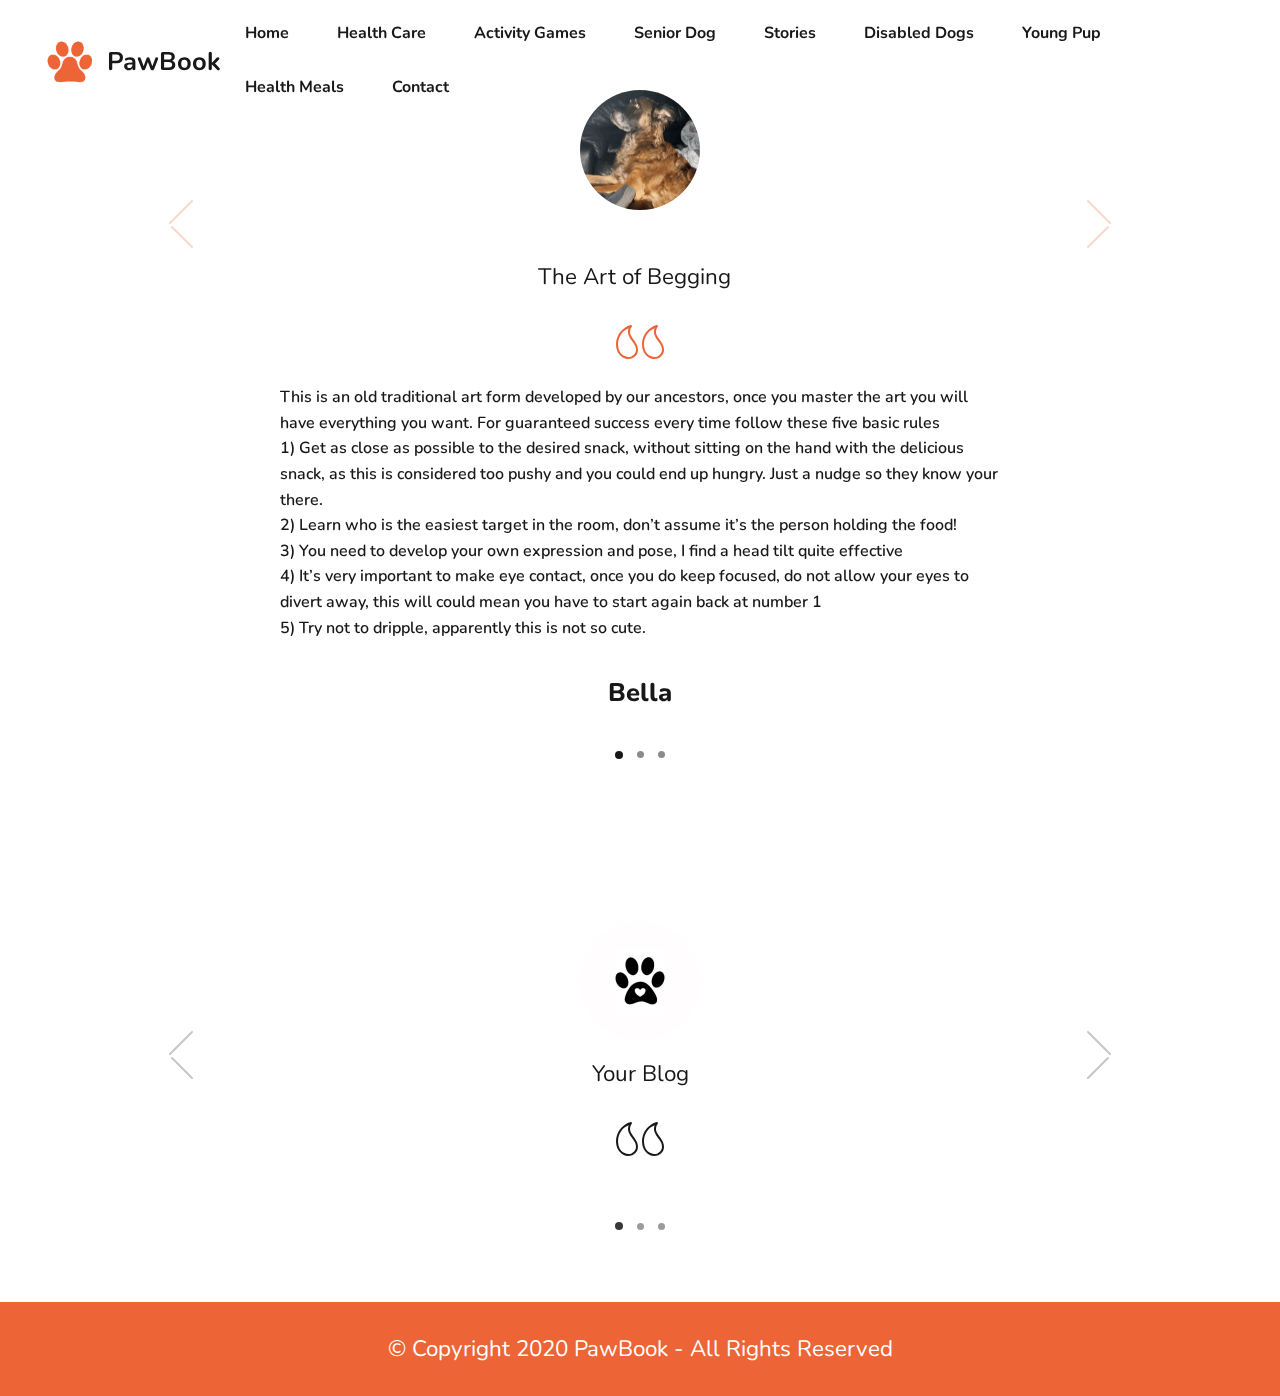
<file: page9.html>
<!DOCTYPE html>
<html  >
<head>
  <!-- Site made with Mobirise Website Builder v4.12.3, https://mobirise.com -->
  <meta charset="UTF-8">
  <meta http-equiv="X-UA-Compatible" content="IE=edge">
  <meta name="generator" content="Mobirise v4.12.3, mobirise.com">
  <meta name="viewport" content="width=device-width, initial-scale=1, minimum-scale=1">
  <link rel="shortcut icon" href="assets/images/logo2.png" type="image/x-icon">
  <meta name="description" content="">
  
  
  <title>Stories</title>
  <link rel="stylesheet" href="assets/web/assets/mobirise-icons-bold/mobirise-icons-bold.css">
  <link rel="stylesheet" href="assets/web/assets/mobirise-icons/mobirise-icons.css">
  <link rel="stylesheet" href="assets/web/assets/mobirise-icons2/mobirise2.css">
  <link rel="stylesheet" href="assets/tether/tether.min.css">
  <link rel="stylesheet" href="assets/facebook-plugin/style.css">
  <link rel="stylesheet" href="assets/bootstrap/css/bootstrap.min.css">
  <link rel="stylesheet" href="assets/bootstrap/css/bootstrap-grid.min.css">
  <link rel="stylesheet" href="assets/bootstrap/css/bootstrap-reboot.min.css">
  <link rel="stylesheet" href="assets/dropdown/css/style.css">
  <link rel="stylesheet" href="assets/socicon/css/styles.css">
  <link rel="stylesheet" href="assets/theme/css/style.css">
  <link rel="preload" as="style" href="assets/mobirise/css/mbr-additional.css"><link rel="stylesheet" href="assets/mobirise/css/mbr-additional.css" type="text/css">
  
  
  
</head>
<body>
  <section class="menu cid-rZwiOfYKg8" once="menu" id="menu1-1t">

    


    <nav class="navbar navbar-dropdown navbar-fixed-top navbar-expand-lg">
        <div class="container">
            <div class="navbar-brand">
                <span class="navbar-logo">
                    <a href="https://mobirise.com">
                        <img src="assets/images/logo2.png" alt="Mobirise" style="height: 3rem;">
                    </a>
                </span>
                <span class="navbar-caption-wrap"><a class="navbar-caption text-black display-5" href="https://mobirise.com">PawBook</a></span>
            </div>
            <button class="navbar-toggler" type="button" data-toggle="collapse" data-target="#navbarSupportedContent" aria-controls="navbarNavAltMarkup" aria-expanded="false" aria-label="Toggle navigation">
                <div class="hamburger">
                    <span></span>
                    <span></span>
                    <span></span>
                    <span></span>
                </div>
            </button>
            <div class="collapse navbar-collapse" id="navbarSupportedContent">
                <ul class="navbar-nav nav-dropdown nav-right" data-app-modern-menu="true"><li class="nav-item">
                        <a class="nav-link link text-black display-4" href="index.html" aria-expanded="false">
                            Home</a>
                    </li><li class="nav-item"><a class="nav-link link text-black display-4" href="page8.html" aria-expanded="false">Health Care</a></li><li class="nav-item"><a class="nav-link link text-black display-4" href="page4.html" aria-expanded="false">Activity Games</a></li><li class="nav-item"><a class="nav-link link text-black display-4" href="page1.html" aria-expanded="false">Senior Dog</a></li>
                    <li class="nav-item"><a class="nav-link link text-black display-4" href="page9.html" aria-expanded="false">Stories</a></li>
                    <li class="nav-item"><a class="nav-link link text-black display-4" href="page6.html">Disabled Dogs</a></li>

                    <li class="nav-item">
                        <a class="nav-link link text-black display-4" href="page5.html">Young Pup</a>
                    </li>
                    <li class="nav-item"><a class="nav-link link text-black display-4" href="page7.html">Health Meals</a></li><li class="nav-item"><a class="nav-link link text-black display-4" href="page2.html">Contact</a></li></ul>
                
                
            </div>
        </div>
    </nav>
</section>

<section class="carouse1 slide testimonials-slider cid-rXIWQZyrU3" data-interval="false" id="testimonials-slider1-v">

    

    

    <div class="container text-center">



        <div class="carousel slide" role="listbox" data-pause="true" data-keyboard="false" data-ride="false" data-interval="false">
            <div class="carousel-inner">
                

                
                
            <div class="carousel-item">
                    <div class="user col-md-10 col-lg-8">
                        <div class="user_image">
                            <img src="assets/images/bella-2-240x293.png" alt="" title="">
                        </div>

                        
                        <div class="user_text pb-2">
                            <p class="mbr-fonts-style mbr-regular display-7"><br>The Art of Begging &nbsp;<br></p>
                        </div>

                        <div class="card-img pb-3">
                            <span class="mbr-iconfont mbri-quote-left"></span>
                        </div>

                        <h3 class="user_status mbr-semibold mbr-fonts-style display-4">This is an old traditional art form developed by our ancestors, once you master the art you will have everything you want. For guaranteed success every time follow these five basic rules
<div>1) Get as close as possible to the desired snack, without sitting on the hand with the delicious snack, as this is considered too pushy and you could end up hungry. Just a nudge so they know your there.
</div><div><span style="color: inherit; font-size: 1rem;">2) Learn who is the easiest target in the room, don’t assume it’s the person holding the food!&nbsp;</span></div><div>3) You need to develop your own expression and pose, I find a head tilt quite effective
</div><div>4) It’s very important to make eye contact, once you do keep focused, do not allow your eyes to divert away, this will could mean you have to start again back at number 1
</div><div>5) Try not to dripple, apparently this is not so cute. 
</div><div><br></div></h3>
                        <h4 class="user_name mbr-bold mbr-fonts-style display-5">Bella</h4>

                    </div>
                </div><div class="carousel-item">
                    <div class="user  col-md-10 col-lg-8">
                        <div class="user_image">
                            <img src="assets/images/sam-240x325.jpeg" alt="" title="">
                        </div>

                        
                        <div class="user_text pb-2">
                            <p class="mbr-fonts-style mbr-regular display-5">The Art of Mud</p>
                        </div>

                        <div class="card-img pb-3">
                            <span class="mbr-iconfont mbrib-quote-left"></span>
                        </div>

                        <h3 class="user_status mbr-semibold mbr-fonts-style display-4">Some often think a dirty, muddy coat has happened accidently and needs to be cleaned. This is in fact completely fictious.
<div>A muddy coat has been purposely gained, though a keen eye to seek out the best mud and determination to get covered in it. There is nothing more attractive to other dogs, than prancing round the park displaying a thick layer of mud. Not all dogs can achieve the desired look.
</div><div>The longer your fur the better! But there is a level of skill to accomplish the best mud coat.
</div><div>&nbsp;
</div><div>1) You need to have a keen eye and spot the best sources of mud and get there before your human. At this point you will then need to adopt the temporary disorder we all suffer from intermittently.
</div><div>&nbsp;
</div><div>2) Once in the muddy puddle, ensure you have all four paws in then lay down! allow as much mud as possible to your tum, once your underneath is completely submerged, next you need to do the sides, roll from one side to the other ensuring a full side stretch which also covers your head.
</div><div>&nbsp;
</div><div>3) Now all that’s left is the finishing shake, do this with as many humans around as possible, so they can share in the beauty of mud.
</div><div>&nbsp;
</div><div>There are as always, some things to be aware of
</div><div>Learn from my errors,
</div><div>when it is an early morning walk and there is very little light be careful you have correctly identified mud. To dive bomb into another dog’s mess will only result in a cold hose pipe wash at 6am, not fun for anyone!!
</div><div>&nbsp;
</div><div>One of the best places for dirt hunting is the beach! Always get complete wet in the sea, then roll franticly in the sand, this coat covering will last for days and the smell even longer!!
</div><div><br><br><br><div><br></div><div><br></div></div></h3>
                        <h4 class="user_name mbr-bold mbr-fonts-style display-5">Sam</h4>

                    </div>
                </div><div class="carousel-item">
                    <div class="user  col-md-10 col-lg-8">
                        <div class="user_image">
                            <img src="assets/images/tess-240x228.jpg" alt="" title="">
                        </div>
                        
                        <div class="user_text pb-2">
                            <p class="mbr-fonts-style mbr-regular display-5">How To Get Your Own Way</p>
                        </div>

                        <div class="card-img pb-3">
                            <span class="mbr-iconfont mbrib-quote-left"></span>
                        </div>

                        <h3 class="user_status mbr-semibold mbr-fonts-style display-4">The important rule to always getting what you want is perseverance, never talking no as an answer.
<div>As much as your human tries to tell you the foods all gone, remember you know better.
</div><div>It’s good to keep your old roots alive, we are hunters after all. My hunting ground is the kitchen!
</div><div>&nbsp;
</div><div>When I want more food I take these four easy steps
</div><div>&nbsp;
</div><div>1)   The long hard stare – this is a skill that may take time to develop but can be achieved with the right mental attitude. Sit in an upright position, open your eyes wide and keep completely still, do not even blink. You will have to choose the right person in the room to attempt this art of manipulation on, so you are not wasting time when there is food to be had.
</div><div>2)   Sign Language – If you have given the stare a good long go, say about five minutes, move on to the sign language. You will probably develop your own sign language, but my best two are, 1) the head twitch - this can be performed whilst still in the stare stage. Stare at your human, and if they are failing (or pretending not to understand you) look towards the nearest exit tilting your head that way, then back again, do this repeatedly until they follow you to the kitchen 2) the paw show – start by waving your paw in the air moving it in a downward motion (they seem to find it cute to make us beg), if no reaction, make contact by running your paw continuously down a leg or arm, if you see bare skin aim for there.</div><br><div>3)   The sympathy bark – So far you have been patient and quiet, which has got you nowhere, now you need to make some noise. A loud bark is not always the way to go. Adopt a feebler cry / whine after all you are starving!
</div><div>4)    The tantrum – if you have reached stage four it’s time to get demanding, they had their chance. In addition to a loud bark that makes the neighbours wonder what’s going on, find a door that can be pushed back into a wall, using your strongest paw repeatedly bang as hard as you can the door into the wall. This will always bring the debate to a close. So now you can enjoy your treat while you humans look at the damaged wall and wish they hadn’t let it get to stage four.
</div><div><br></div></h3>
                        <h4 class="user_name mbr-bold mbr-fonts-style display-5">Tess</h4>

                    </div>
                </div></div>

            <ol class="carousel-indicators">
                <li data-app-prevent-settings="" data-target="#slider1" class=" active" data-slide-to="0"></li>
                <li data-app-prevent-settings="" data-target="#slider1" data-slide-to="1">
                </li>
                <li data-app-prevent-settings="" data-target="#slider1" data-slide-to="2">
                </li>
                
                
                
                
                
                
                
            </ol>



            <div class="carousel-controls">
                <a class="carousel-control-prev" role="button" data-slide="prev">
                    <span aria-hidden="true" class="mbri-arrow-prev mbr-iconfont"></span>
                    <span class="sr-only">Previous</span>
                </a>

                <a class="carousel-control-next" role="button" data-slide="next">
                    <span aria-hidden="true" class="mbri-arrow-next mbr-iconfont"></span>
                    <span class="sr-only">Next</span>
                </a>
            </div>
        </div>
    </div>
</section>

<section class="carouse1 slide testimonials-slider cid-rY7pVQ9wIM" data-interval="false" id="testimonials-slider1-16">

    

    

    <div class="container text-center">



        <div class="carousel slide" role="listbox" data-pause="true" data-keyboard="false" data-ride="carousel" data-interval="5000">
            <div class="carousel-inner">
                

                
                
            <div class="carousel-item">
                    <div class="user col-md-10 col-lg-8">
                        <div class="user_image">
                            <img src="assets/images/274b249eeb6d1f1cad56918b63d6b7d3-240x240.jpg" alt="" title="">
                        </div>

                        
                        <div class="user_text pb-2">
                            <p class="mbr-fonts-style mbr-regular display-7">Your Blog</p>
                        </div>

                        <div class="card-img pb-3">
                            <span class="mbr-iconfont mbri-quote-left"></span>
                        </div>

                        
                        

                    </div>
                </div><div class="carousel-item">
                    <div class="user  col-md-10 col-lg-8">
                        <div class="user_image">
                            <img src="assets/images/274b249eeb6d1f1cad56918b63d6b7d3-240x240.jpg" alt="" title="">
                        </div>

                        
                        <div class="user_text pb-2">
                            <p class="mbr-fonts-style mbr-regular display-7">Your Blog&nbsp;</p>
                        </div>

                        <div class="card-img pb-3">
                            <span class="mbr-iconfont mbrib-quote-left"></span>
                        </div>

                        
                        

                    </div>
                </div><div class="carousel-item">
                    <div class="user  col-md-10 col-lg-8">
                        <div class="user_image">
                            <img src="assets/images/274b249eeb6d1f1cad56918b63d6b7d3-240x240.jpg" alt="" title="">
                        </div>
                        
                        <div class="user_text pb-2">
                            <p class="mbr-fonts-style mbr-regular display-7">Your Blog&nbsp;</p>
                        </div>

                        <div class="card-img pb-3">
                            <span class="mbr-iconfont mbrib-quote-left"></span>
                        </div>

                        
                        

                    </div>
                </div></div>

            <ol class="carousel-indicators">
                <li data-app-prevent-settings="" data-target="#slider1" class=" active" data-slide-to="0"></li>
                <li data-app-prevent-settings="" data-target="#slider1" data-slide-to="1">
                </li>
                <li data-app-prevent-settings="" data-target="#slider1" data-slide-to="2">
                </li>
                
                
                
                
                
                
                
            </ol>



            <div class="carousel-controls">
                <a class="carousel-control-prev" role="button" data-slide="prev">
                    <span aria-hidden="true" class="mbri-arrow-prev mbr-iconfont"></span>
                    <span class="sr-only">Previous</span>
                </a>

                <a class="carousel-control-next" role="button" data-slide="next">
                    <span aria-hidden="true" class="mbri-arrow-next mbr-iconfont"></span>
                    <span class="sr-only">Next</span>
                </a>
            </div>
        </div>
    </div>
</section>

<section once="footers" class="cid-rXIUIoF8DR" id="footer1-t">

    

    

    <div class="container">
        <div class="media-container-row align-center mbr-white">
            <div class="col-12">
                <p class="mbr-text mb-0 mbr-fonts-style display-7">
                    © Copyright 2020 PawBook - All Rights Reserved
                </p>
            </div>
        </div>
    </div>
</section>


  <script src="assets/web/assets/jquery/jquery.min.js"></script>
  <script src="assets/tether/tether.min.js"></script>
  <script src="assets/popper/popper.min.js"></script>
  <script src="https://connect.facebook.net/en_US/sdk.js#xfbml=1&version=v2.5"></script>
  <script src="https://apis.google.com/js/plusone.js"></script>
  <script src="assets/facebook-plugin/facebook-script.js"></script>
  <script src="assets/bootstrap/js/bootstrap.min.js"></script>
  <script src="assets/mbr-testimonials-slider/mbr-testimonials-slider.js"></script>
  <script src="assets/smoothscroll/smooth-scroll.js"></script>
  <script src="assets/dropdown/js/nav-dropdown.js"></script>
  <script src="assets/dropdown/js/navbar-dropdown.js"></script>
  <script src="assets/touchswipe/jquery.touch-swipe.min.js"></script>
  <script src="assets/bootstrapcarouselswipe/bootstrap-carousel-swipe.js"></script>
  <script src="assets/theme/js/script.js"></script>
  
  
</body>
</html>
</file>
<file: assets/web/assets/mobirise-icons-bold/mobirise-icons-bold.css>
@font-face {
  font-family: 'mobirise-icons-bold';
  font-display: swap;
  src:  url('mobirise-icons-bold.eot?m1l4yr');
  src:  url('mobirise-icons-bold.eot?m1l4yr#iefix') format('embedded-opentype'),
    url('mobirise-icons-bold.ttf?m1l4yr') format('truetype'),
    url('mobirise-icons-bold.woff?m1l4yr') format('woff'),
    url('mobirise-icons-bold.svg?m1l4yr#mobirise-icons-bold') format('svg');
  font-weight: normal;
  font-style: normal;
}

[class^="mbrib-"], [class*="mbrib-"] {
  /* use !important to prevent issues with browser extensions that change fonts */
  font-family: 'mobirise-icons-bold' !important;
  speak: none;
  font-style: normal;
  font-weight: normal;
  font-variant: normal;
  text-transform: none;
  line-height: 1;

  /* Better Font Rendering =========== */
  -webkit-font-smoothing: antialiased;
  -moz-osx-font-smoothing: grayscale;
}

.mbrib-add-submenu:before {
  content: "\e900";
}
.mbrib-alert:before {
  content: "\e901";
}
.mbrib-align-center:before {
  content: "\e902";
}
.mbrib-align-justify:before {
  content: "\e903";
}
.mbrib-align-left:before {
  content: "\e904";
}
.mbrib-align-right:before {
  content: "\e905";
}
.mbrib-android:before {
  content: "\e906";
}
.mbrib-apple:before {
  content: "\e907";
}
.mbrib-arrow-down:before {
  content: "\e908";
}
.mbrib-arrow-next:before {
  content: "\e909";
}
.mbrib-arrow-prev:before {
  content: "\e90a";
}
.mbrib-arrow-up:before {
  content: "\e90b";
}
.mbrib-bold:before {
  content: "\e90c";
}
.mbrib-bookmark:before {
  content: "\e90d";
}
.mbrib-bootstrap:before {
  content: "\e90e";
}
.mbrib-briefcase:before {
  content: "\e90f";
}
.mbrib-browse:before {
  content: "\e910";
}
.mbrib-bulleted-list:before {
  content: "\e911";
}
.mbrib-calendar:before {
  content: "\e912";
}
.mbrib-camera:before {
  content: "\e913";
}
.mbrib-cart-add:before {
  content: "\e914";
}
.mbrib-cart-full:before {
  content: "\e915";
}
.mbrib-cash:before {
  content: "\e916";
}
.mbrib-change-style:before {
  content: "\e917";
}
.mbrib-chat:before {
  content: "\e918";
}
.mbrib-clock:before {
  content: "\e919";
}
.mbrib-close:before {
  content: "\e91a";
}
.mbrib-cloud:before {
  content: "\e91b";
}
.mbrib-code:before {
  content: "\e91c";
}
.mbrib-contact-form:before {
  content: "\e91d";
}
.mbrib-credit-card:before {
  content: "\e91e";
}
.mbrib-cursor-click:before {
  content: "\e91f";
}
.mbrib-cust-feedback:before {
  content: "\e920";
}
.mbrib-database:before {
  content: "\e921";
}
.mbrib-delivery:before {
  content: "\e922";
}
.mbrib-desktop:before {
  content: "\e923";
}
.mbrib-devices:before {
  content: "\e924";
}
.mbrib-down:before {
  content: "\e925";
}
.mbrib-download:before {
  content: "\e926";
}
.mbrib-drag-n-drop:before {
  content: "\e927";
}
.mbrib-drag-n-drop2:before {
  content: "\e928";
}
.mbrib-edit:before {
  content: "\e929";
}
.mbrib-edit2:before {
  content: "\e92a";
}
.mbrib-error:before {
  content: "\e92b";
}
.mbrib-extension:before {
  content: "\e92c";
}
.mbrib-features:before {
  content: "\e92d";
}
.mbrib-file:before {
  content: "\e92e";
}
.mbrib-flag:before {
  content: "\e92f";
}
.mbrib-folder:before {
  content: "\e930";
}
.mbrib-gift:before {
  content: "\e931";
}
.mbrib-github:before {
  content: "\e932";
}
.mbrib-globe-2:before {
  content: "\e933";
}
.mbrib-globe:before {
  content: "\e934";
}
.mbrib-growing-chart:before {
  content: "\e935";
}
.mbrib-hearth:before {
  content: "\e936";
}
.mbrib-help:before {
  content: "\e937";
}
.mbrib-home:before {
  content: "\e938";
}
.mbrib-hot-cup:before {
  content: "\e939";
}
.mbrib-idea:before {
  content: "\e93a";
}
.mbrib-image-gallery:before {
  content: "\e93b";
}
.mbrib-image-slider:before {
  content: "\e93c";
}
.mbrib-info:before {
  content: "\e93d";
}
.mbrib-italic:before {
  content: "\e93e";
}
.mbrib-key:before {
  content: "\e93f";
}
.mbrib-laptop:before {
  content: "\e940";
}
.mbrib-layers:before {
  content: "\e941";
}
.mbrib-left-right:before {
  content: "\e942";
}
.mbrib-left:before {
  content: "\e943";
}
.mbrib-letter:before {
  content: "\e944";
}
.mbrib-like:before {
  content: "\e945";
}
.mbrib-link:before {
  content: "\e946";
}
.mbrib-lock:before {
  content: "\e947";
}
.mbrib-login:before {
  content: "\e948";
}
.mbrib-logout:before {
  content: "\e949";
}
.mbrib-magic-stick:before {
  content: "\e94a";
}
.mbrib-map-pin:before {
  content: "\e94b";
}
.mbrib-menu:before {
  content: "\e94c";
}
.mbrib-mobile:before {
  content: "\e94d";
}
.mbrib-mobile2:before {
  content: "\e94e";
}
.mbrib-mobirise:before {
  content: "\e94f";
}
.mbrib-more-horizontal:before {
  content: "\e950";
}
.mbrib-more-vertical:before {
  content: "\e951";
}
.mbrib-music:before {
  content: "\e952";
}
.mbrib-new-file:before {
  content: "\e953";
}
.mbrib-numbered-list:before {
  content: "\e954";
}
.mbrib-opened-folder:before {
  content: "\e955";
}
.mbrib-pages:before {
  content: "\e956";
}
.mbrib-paper-plane:before {
  content: "\e957";
}
.mbrib-paperclip:before {
  content: "\e958";
}
.mbrib-photo:before {
  content: "\e959";
}
.mbrib-photos:before {
  content: "\e95a";
}
.mbrib-pin:before {
  content: "\e95b";
}
.mbrib-play:before {
  content: "\e95c";
}
.mbrib-plus:before {
  content: "\e95d";
}
.mbrib-preview:before {
  content: "\e95e";
}
.mbrib-print:before {
  content: "\e95f";
}
.mbrib-protect:before {
  content: "\e960";
}
.mbrib-question:before {
  content: "\e961";
}
.mbrib-quote-left:before {
  content: "\e962";
}
.mbrib-quote-right:before {
  content: "\e963";
}
.mbrib-redo:before {
  content: "\e964";
}
.mbrib-refresh:before {
  content: "\e965";
}
.mbrib-responsive:before {
  content: "\e966";
}
.mbrib-right:before {
  content: "\e967";
}
.mbrib-rocket:before {
  content: "\e968";
}
.mbrib-sad-face:before {
  content: "\e969";
}
.mbrib-sale:before {
  content: "\e96a";
}
.mbrib-save:before {
  content: "\e96b";
}
.mbrib-search:before {
  content: "\e96c";
}
.mbrib-setting:before {
  content: "\e96d";
}
.mbrib-setting2:before {
  content: "\e96e";
}
.mbrib-setting3:before {
  content: "\e96f";
}
.mbrib-share:before {
  content: "\e970";
}
.mbrib-shopping-bag:before {
  content: "\e971";
}
.mbrib-shopping-basket:before {
  content: "\e972";
}
.mbrib-shopping-cart:before {
  content: "\e973";
}
.mbrib-sites:before {
  content: "\e974";
}
.mbrib-smile-face:before {
  content: "\e975";
}
.mbrib-speed:before {
  content: "\e976";
}
.mbrib-star:before {
  content: "\e977";
}
.mbrib-success:before {
  content: "\e978";
}
.mbrib-sun:before {
  content: "\e979";
}
.mbrib-sun2:before {
  content: "\e97a";
}
.mbrib-tablet-vertical:before {
  content: "\e97b";
}
.mbrib-tablet:before {
  content: "\e97c";
}
.mbrib-target:before {
  content: "\e97d";
}
.mbrib-timer:before {
  content: "\e97e";
}
.mbrib-to-ftp:before {
  content: "\e97f";
}
.mbrib-to-local-drive:before {
  content: "\e980";
}
.mbrib-touch-swipe:before {
  content: "\e981";
}
.mbrib-touch:before {
  content: "\e982";
}
.mbrib-trash:before {
  content: "\e983";
}
.mbrib-underline:before {
  content: "\e984";
}
.mbrib-undo:before {
  content: "\e985";
}
.mbrib-unlink:before {
  content: "\e986";
}
.mbrib-unlock:before {
  content: "\e987";
}
.mbrib-up-down:before {
  content: "\e988";
}
.mbrib-up:before {
  content: "\e989";
}
.mbrib-update:before {
  content: "\e98a";
}
.mbrib-upload:before {
  content: "\e98b";
}
.mbrib-user:before {
  content: "\e98c";
}
.mbrib-user2:before {
  content: "\e98d";
}
.mbrib-users:before {
  content: "\e98e";
}
.mbrib-video-play:before {
  content: "\e98f";
}
.mbrib-video:before {
  content: "\e990";
}
.mbrib-watch:before {
  content: "\e991";
}
.mbrib-website-theme:before {
  content: "\e992";
}
.mbrib-wifi:before {
  content: "\e993";
}
.mbrib-windows:before {
  content: "\e994";
}
.mbrib-zoom-out:before {
  content: "\e995";
}
</file>
<file: assets/web/assets/mobirise-icons/mobirise-icons.css>
@font-face {
  font-family: 'MobiriseIcons';
  src:  url('mobirise-icons.eot?spat4u');
  src:  url('mobirise-icons.eot?spat4u#iefix') format('embedded-opentype'),
    url('mobirise-icons.ttf?spat4u') format('truetype'),
    url('mobirise-icons.woff?spat4u') format('woff'),
    url('mobirise-icons.svg?spat4u#MobiriseIcons') format('svg');
  font-weight: normal;
  font-style: normal;
  font-display: swap;
}

[class^="mbri-"], [class*=" mbri-"] {
  /* use !important to prevent issues with browser extensions that change fonts */
  font-family: MobiriseIcons !important;
  speak: none;
  font-style: normal;
  font-weight: normal;
  font-variant: normal;
  text-transform: none;
  line-height: 1;

  /* Better Font Rendering =========== */
  -webkit-font-smoothing: antialiased;
  -moz-osx-font-smoothing: grayscale;
}

.mbri-add-submenu:before {
  content: "\e900";
}
.mbri-alert:before {
  content: "\e901";
}
.mbri-align-center:before {
  content: "\e902";
}
.mbri-align-justify:before {
  content: "\e903";
}
.mbri-align-left:before {
  content: "\e904";
}
.mbri-align-right:before {
  content: "\e905";
}
.mbri-android:before {
  content: "\e906";
}
.mbri-apple:before {
  content: "\e907";
}
.mbri-arrow-down:before {
  content: "\e908";
}
.mbri-arrow-next:before {
  content: "\e909";
}
.mbri-arrow-prev:before {
  content: "\e90a";
}
.mbri-arrow-up:before {
  content: "\e90b";
}
.mbri-bold:before {
  content: "\e90c";
}
.mbri-bookmark:before {
  content: "\e90d";
}
.mbri-bootstrap:before {
  content: "\e90e";
}
.mbri-briefcase:before {
  content: "\e90f";
}
.mbri-browse:before {
  content: "\e910";
}
.mbri-bulleted-list:before {
  content: "\e911";
}
.mbri-calendar:before {
  content: "\e912";
}
.mbri-camera:before {
  content: "\e913";
}
.mbri-cart-add:before {
  content: "\e914";
}
.mbri-cart-full:before {
  content: "\e915";
}
.mbri-cash:before {
  content: "\e916";
}
.mbri-change-style:before {
  content: "\e917";
}
.mbri-chat:before {
  content: "\e918";
}
.mbri-clock:before {
  content: "\e919";
}
.mbri-close:before {
  content: "\e91a";
}
.mbri-cloud:before {
  content: "\e91b";
}
.mbri-code:before {
  content: "\e91c";
}
.mbri-contact-form:before {
  content: "\e91d";
}
.mbri-credit-card:before {
  content: "\e91e";
}
.mbri-cursor-click:before {
  content: "\e91f";
}
.mbri-cust-feedback:before {
  content: "\e920";
}
.mbri-database:before {
  content: "\e921";
}
.mbri-delivery:before {
  content: "\e922";
}
.mbri-desktop:before {
  content: "\e923";
}
.mbri-devices:before {
  content: "\e924";
}
.mbri-down:before {
  content: "\e925";
}
.mbri-download:before {
  content: "\e989";
}
.mbri-drag-n-drop:before {
  content: "\e927";
}
.mbri-drag-n-drop2:before {
  content: "\e928";
}
.mbri-edit:before {
  content: "\e929";
}
.mbri-edit2:before {
  content: "\e92a";
}
.mbri-error:before {
  content: "\e92b";
}
.mbri-extension:before {
  content: "\e92c";
}
.mbri-features:before {
  content: "\e92d";
}
.mbri-file:before {
  content: "\e92e";
}
.mbri-flag:before {
  content: "\e92f";
}
.mbri-folder:before {
  content: "\e930";
}
.mbri-gift:before {
  content: "\e931";
}
.mbri-github:before {
  content: "\e932";
}
.mbri-globe:before {
  content: "\e933";
}
.mbri-globe-2:before {
  content: "\e934";
}
.mbri-growing-chart:before {
  content: "\e935";
}
.mbri-hearth:before {
  content: "\e936";
}
.mbri-help:before {
  content: "\e937";
}
.mbri-home:before {
  content: "\e938";
}
.mbri-hot-cup:before {
  content: "\e939";
}
.mbri-idea:before {
  content: "\e93a";
}
.mbri-image-gallery:before {
  content: "\e93b";
}
.mbri-image-slider:before {
  content: "\e93c";
}
.mbri-info:before {
  content: "\e93d";
}
.mbri-italic:before {
  content: "\e93e";
}
.mbri-key:before {
  content: "\e93f";
}
.mbri-laptop:before {
  content: "\e940";
}
.mbri-layers:before {
  content: "\e941";
}
.mbri-left-right:before {
  content: "\e942";
}
.mbri-left:before {
  content: "\e943";
}
.mbri-letter:before {
  content: "\e944";
}
.mbri-like:before {
  content: "\e945";
}
.mbri-link:before {
  content: "\e946";
}
.mbri-lock:before {
  content: "\e947";
}
.mbri-login:before {
  content: "\e948";
}
.mbri-logout:before {
  content: "\e949";
}
.mbri-magic-stick:before {
  content: "\e94a";
}
.mbri-map-pin:before {
  content: "\e94b";
}
.mbri-menu:before {
  content: "\e94c";
}
.mbri-mobile:before {
  content: "\e94d";
}
.mbri-mobile2:before {
  content: "\e94e";
}
.mbri-mobirise:before {
  content: "\e94f";
}
.mbri-more-horizontal:before {
  content: "\e950";
}
.mbri-more-vertical:before {
  content: "\e951";
}
.mbri-music:before {
  content: "\e952";
}
.mbri-new-file:before {
  content: "\e953";
}
.mbri-numbered-list:before {
  content: "\e954";
}
.mbri-opened-folder:before {
  content: "\e955";
}
.mbri-pages:before {
  content: "\e956";
}
.mbri-paper-plane:before {
  content: "\e957";
}
.mbri-paperclip:before {
  content: "\e958";
}
.mbri-photo:before {
  content: "\e959";
}
.mbri-photos:before {
  content: "\e95a";
}
.mbri-pin:before {
  content: "\e95b";
}
.mbri-play:before {
  content: "\e95c";
}
.mbri-plus:before {
  content: "\e95d";
}
.mbri-preview:before {
  content: "\e95e";
}
.mbri-print:before {
  content: "\e95f";
}
.mbri-protect:before {
  content: "\e960";
}
.mbri-question:before {
  content: "\e961";
}
.mbri-quote-left:before {
  content: "\e962";
}
.mbri-quote-right:before {
  content: "\e963";
}
.mbri-refresh:before {
  content: "\e964";
}
.mbri-responsive:before {
  content: "\e965";
}
.mbri-right:before {
  content: "\e966";
}
.mbri-rocket:before {
  content: "\e967";
}
.mbri-sad-face:before {
  content: "\e968";
}
.mbri-sale:before {
  content: "\e969";
}
.mbri-save:before {
  content: "\e96a";
}
.mbri-search:before {
  content: "\e96b";
}
.mbri-setting:before {
  content: "\e96c";
}
.mbri-setting2:before {
  content: "\e96d";
}
.mbri-setting3:before {
  content: "\e96e";
}
.mbri-share:before {
  content: "\e96f";
}
.mbri-shopping-bag:before {
  content: "\e970";
}
.mbri-shopping-basket:before {
  content: "\e971";
}
.mbri-shopping-cart:before {
  content: "\e972";
}
.mbri-sites:before {
  content: "\e973";
}
.mbri-smile-face:before {
  content: "\e974";
}
.mbri-speed:before {
  content: "\e975";
}
.mbri-star:before {
  content: "\e976";
}
.mbri-success:before {
  content: "\e977";
}
.mbri-sun:before {
  content: "\e978";
}
.mbri-sun2:before {
  content: "\e979";
}
.mbri-tablet:before {
  content: "\e97a";
}
.mbri-tablet-vertical:before {
  content: "\e97b";
}
.mbri-target:before {
  content: "\e97c";
}
.mbri-timer:before {
  content: "\e97d";
}
.mbri-to-ftp:before {
  content: "\e97e";
}
.mbri-to-local-drive:before {
  content: "\e97f";
}
.mbri-touch-swipe:before {
  content: "\e980";
}
.mbri-touch:before {
  content: "\e981";
}
.mbri-trash:before {
  content: "\e982";
}
.mbri-underline:before {
  content: "\e983";
}
.mbri-unlink:before {
  content: "\e984";
}
.mbri-unlock:before {
  content: "\e985";
}
.mbri-up-down:before {
  content: "\e986";
}
.mbri-up:before {
  content: "\e987";
}
.mbri-update:before {
  content: "\e988";
}
.mbri-upload:before {
 content: "\e926"; 
}
.mbri-user:before {
  content: "\e98a";
}
.mbri-user2:before {
  content: "\e98b";
}
.mbri-users:before {
  content: "\e98c";
}
.mbri-video:before {
  content: "\e98d";
}
.mbri-video-play:before {
  content: "\e98e";
}
.mbri-watch:before {
  content: "\e98f";
}
.mbri-website-theme:before {
  content: "\e990";
}
.mbri-wifi:before {
  content: "\e991";
}
.mbri-windows:before {
  content: "\e992";
}
.mbri-zoom-out:before {
  content: "\e993";
}
.mbri-redo:before {
  content: "\e994";
}
.mbri-undo:before {
  content: "\e995";
}
</file>
<file: assets/facebook-plugin/style.css>
.mbr-section.mbr-section__comments{
    position: relative;
}
.mbr-section__comments{
    background-size: cover;
}
.addons-container {
  position: relative;
  margin-left: auto;
  margin-right: auto;
  padding-right: 15px;
  padding-left: 15px; }
  @media (min-width: 576px) {
    .addons-container {
      padding-right: 15px;
      padding-left: 15px; } }
  @media (min-width: 768px) {
    .addons-container {
      padding-right: 15px;
      padding-left: 15px; } }
  @media (min-width: 992px) {
    .addons-container {
      padding-right: 15px;
      padding-left: 15px; } }
  @media (min-width: 1200px) {
    .addons-container {
      padding-right: 15px;
      padding-left: 15px; } }
  @media (min-width: 576px) {
    .addons-container {
      width: 540px;
      max-width: 100%; } }
  @media (min-width: 768px) {
    .addons-container {
      width: 720px;
      max-width: 100%; } }
  @media (min-width: 992px) {
    .addons-container {
      width: 960px;
      max-width: 100%; } }
  @media (min-width: 1200px) {
    .addons-container {
      width: 1140px;
      max-width: 100%; } }

.addons-container-inner{
    position: relative;
    width: 100%;
    min-height: 1px;
    padding-right: 15px;
    padding-left: 15px;
}
@media (min-width: 567px) {
    .addons-container-inner{
        -ms-flex: 0 0 66.666667%;
        flex: 0 0 66.666667%;
        max-width: 66.666667%;
    }
}
.addons-row{
    display: flex;
    justify-content:center;
}
</file>
<file: assets/dropdown/css/style.css>
.navbar-dropdown {
  left: 0;
  padding: 0;
  position: absolute;
  right: 0;
  top: 0;
  transition: all 0.45s ease;
  z-index: 1030;
  background: #282828; }
  .navbar-dropdown .navbar-logo {
    margin-right: 0.8rem;
    transition: margin 0.3s ease-in-out;
    vertical-align: middle; }
    .navbar-dropdown .navbar-logo img {
      height: 3.125rem;
      transition: all 0.3s ease-in-out; }
    .navbar-dropdown .navbar-logo.mbr-iconfont {
      font-size: 3.125rem;
      line-height: 3.125rem; }
  .navbar-dropdown .navbar-caption {
    font-weight: 700;
    white-space: normal;
    vertical-align: -4px;
    line-height: 3.125rem !important; }
    .navbar-dropdown .navbar-caption, .navbar-dropdown .navbar-caption:hover {
      color: inherit;
      text-decoration: none; }
  .navbar-dropdown .mbr-iconfont + .navbar-caption {
    vertical-align: -1px; }
  .navbar-dropdown.navbar-fixed-top {
    position: fixed; }
  .navbar-dropdown .navbar-brand span {
    vertical-align: -4px; }
  .navbar-dropdown.bg-color.transparent {
    background: none; }
  .navbar-dropdown.navbar-short .navbar-brand {
    padding: 0.625rem 0; }
    .navbar-dropdown.navbar-short .navbar-brand span {
      vertical-align: -1px; }
  .navbar-dropdown.navbar-short .navbar-caption {
    line-height: 2.375rem !important;
    vertical-align: -2px; }
  .navbar-dropdown.navbar-short .navbar-logo {
    margin-right: 0.8rem; }
    .navbar-dropdown.navbar-short .navbar-logo img {
      height: 2.375rem; }
    .navbar-dropdown.navbar-short .navbar-logo.mbr-iconfont {
      font-size: 2.375rem;
      line-height: 2.375rem; }
  .navbar-dropdown.navbar-short .mbr-table-cell {
    height: 3.625rem; }
  .navbar-dropdown .navbar-close {
    left: 0.6875rem;
    position: fixed;
    top: 0.75rem;
    z-index: 1000; }
  .navbar-dropdown .hamburger-icon {
    content: "";
    display: inline-block;
    vertical-align: middle;
    width: 16px;
    -webkit-box-shadow: 0 -6px 0 1px #282828,0 0 0 1px #282828,0 6px 0 1px #282828;
    -moz-box-shadow: 0 -6px 0 1px #282828,0 0 0 1px #282828,0 6px 0 1px #282828;
    box-shadow: 0 -6px 0 1px #282828,0 0 0 1px #282828,0 6px 0 1px #282828; }

.dropdown-menu .dropdown-toggle[data-toggle="dropdown-submenu"]::after {
  border-bottom: 0.35em solid transparent;
  border-left: 0.35em solid;
  border-right: 0;
  border-top: 0.35em solid transparent;
  margin-left: 0.3rem; }

.dropdown-menu .dropdown-item:focus {
  outline: 0; }

.nav-dropdown {
  font-size: 0.75rem;
  font-weight: 500;
  height: auto !important; }
  .nav-dropdown .nav-btn {
    padding-left: 1rem; }
  .nav-dropdown .link {
    margin: .667em 1.667em;
    font-weight: 500;
    padding: 0;
    transition: color .2s ease-in-out; }
    .nav-dropdown .link.dropdown-toggle {
      margin-right: 2.583em; }
      .nav-dropdown .link.dropdown-toggle::after {
        margin-left: .25rem;
        border-top: 0.35em solid;
        border-right: 0.35em solid transparent;
        border-left: 0.35em solid transparent;
        border-bottom: 0; }
      .nav-dropdown .link.dropdown-toggle[aria-expanded="true"] {
        margin: 0;
        padding: 0.667em 3.263em  0.667em 1.667em; }
  .nav-dropdown .link::after,
  .nav-dropdown .dropdown-item::after {
    color: inherit; }
  .nav-dropdown .btn {
    font-size: 0.75rem;
    font-weight: 700;
    letter-spacing: 0;
    margin-bottom: 0;
    padding-left: 1.25rem;
    padding-right: 1.25rem; }
  .nav-dropdown .dropdown-menu {
    border-radius: 0;
    border: 0;
    left: 0;
    margin: 0;
    padding-bottom: 0.5rem;
    padding-top: 0.5rem;
    position: relative; }
  .nav-dropdown .dropdown-submenu {
    margin-left: 0.125rem;
    top: 0; }
  .nav-dropdown .dropdown-item {
    font-weight: 500;
    line-height: 2;
    padding: 0.3846em 4.615em 0.3846em 1.5385em;
    position: relative;
    transition: color .2s ease-in-out, background-color .2s ease-in-out; }
    .nav-dropdown .dropdown-item::after {
      margin-top: -0.3077em;
      position: absolute;
      right: 1.1538em;
      top: 50%; }
    .nav-dropdown .dropdown-item:focus, .nav-dropdown .dropdown-item:hover {
      background: none; }

@media (max-width: 767px) {
  .nav-dropdown.navbar-toggleable-sm {
    bottom: 0;
    display: none;
    left: 0;
    overflow-x: hidden;
    position: fixed;
    top: 0;
    transform: translateX(-100%);
    -ms-transform: translateX(-100%);
    -webkit-transform: translateX(-100%);
    width: 18.75rem;
    z-index: 999; } }
.nav-dropdown.navbar-toggleable-xl {
  bottom: 0;
  display: none;
  left: 0;
  overflow-x: hidden;
  position: fixed;
  top: 0;
  transform: translateX(-100%);
  -ms-transform: translateX(-100%);
  -webkit-transform: translateX(-100%);
  width: 18.75rem;
  z-index: 999; }

.nav-dropdown-sm {
  display: block !important;
  overflow-x: hidden;
  overflow: auto;
  padding-top: 3.875rem; }
  .nav-dropdown-sm::after {
    content: "";
    display: block;
    height: 3rem;
    width: 100%; }
  .nav-dropdown-sm.collapse.in ~ .navbar-close {
    display: block !important; }
  .nav-dropdown-sm.collapsing, .nav-dropdown-sm.collapse.in {
    transform: translateX(0);
    -ms-transform: translateX(0);
    -webkit-transform: translateX(0);
    transition: all 0.25s ease-out;
    -webkit-transition: all 0.25s ease-out;
    background: #282828; }
  .nav-dropdown-sm.collapsing[aria-expanded="false"] {
    transform: translateX(-100%);
    -ms-transform: translateX(-100%);
    -webkit-transform: translateX(-100%); }
  .nav-dropdown-sm .nav-item {
    display: block;
    margin-left: 0 !important;
    padding-left: 0; }
  .nav-dropdown-sm .link,
  .nav-dropdown-sm .dropdown-item {
    border-top: 1px dotted rgba(255, 255, 255, 0.1);
    font-size: 0.8125rem;
    line-height: 1.6;
    margin: 0 !important;
    padding: 0.875rem 2.4rem 0.875rem 1.5625rem !important;
    position: relative;
    white-space: normal; }
    .nav-dropdown-sm .link:focus, .nav-dropdown-sm .link:hover,
    .nav-dropdown-sm .dropdown-item:focus,
    .nav-dropdown-sm .dropdown-item:hover {
      background: rgba(0, 0, 0, 0.2) !important;
      color: #c0a375; }
  .nav-dropdown-sm .nav-btn {
    position: relative;
    padding: 1.5625rem 1.5625rem 0 1.5625rem; }
    .nav-dropdown-sm .nav-btn::before {
      border-top: 1px dotted rgba(255, 255, 255, 0.1);
      content: "";
      left: 0;
      position: absolute;
      top: 0;
      width: 100%; }
    .nav-dropdown-sm .nav-btn + .nav-btn {
      padding-top: 0.625rem; }
      .nav-dropdown-sm .nav-btn + .nav-btn::before {
        display: none; }
  .nav-dropdown-sm .btn {
    padding: 0.625rem 0; }
  .nav-dropdown-sm .dropdown-toggle[data-toggle="dropdown-submenu"]::after {
    margin-left: .25rem;
    border-top: 0.35em solid;
    border-right: 0.35em solid transparent;
    border-left: 0.35em solid transparent;
    border-bottom: 0; }
  .nav-dropdown-sm .dropdown-toggle[data-toggle="dropdown-submenu"][aria-expanded="true"]::after {
    border-top: 0;
    border-right: 0.35em solid transparent;
    border-left: 0.35em solid transparent;
    border-bottom: 0.35em solid; }
  .nav-dropdown-sm .dropdown-menu {
    margin: 0;
    padding: 0;
    position: relative;
    top: 0;
    left: 0;
    width: 100%;
    border: 0;
    float: none;
    border-radius: 0;
    background: none; }
  .nav-dropdown-sm .dropdown-submenu {
    left: 100%;
    margin-left: 0.125rem;
    margin-top: -1.25rem;
    top: 0; }

.navbar-toggleable-sm .nav-dropdown .dropdown-menu {
  position: absolute; }

.navbar-toggleable-sm .nav-dropdown .dropdown-submenu {
  left: 100%;
  margin-left: 0.125rem;
  margin-top: -1.25rem;
  top: 0; }

.navbar-toggleable-sm.opened .nav-dropdown .dropdown-menu {
  position: relative; }

.navbar-toggleable-sm.opened .nav-dropdown .dropdown-submenu {
  left: 0;
  margin-left: 00rem;
  margin-top: 0rem;
  top: 0; }

.is-builder .nav-dropdown.collapsing {
  transition: none !important; }

/*# sourceMappingURL=style.css.map */
</file>
<file: assets/socicon/css/styles.css>
@charset "UTF-8";

@font-face {
  font-family: 'Socicon';
  src:  url('../fonts/socicon.eot');
  src:  url('../fonts/socicon.eot?#iefix') format('embedded-opentype'),
    url('../fonts/socicon.woff2') format('woff2'),
    url('../fonts/socicon.ttf') format('truetype'),
    url('../fonts/socicon.woff') format('woff'),
    url('../fonts/socicon.svg#socicon') format('svg');
  font-weight: normal;
  font-style: normal;
}

[data-icon]:before {
  font-family: "socicon" !important;
  content: attr(data-icon);
  font-style: normal !important;
  font-weight: normal !important;
  font-variant: normal !important;
  text-transform: none !important;
  speak: none;
  line-height: 1;
  -webkit-font-smoothing: antialiased;
  -moz-osx-font-smoothing: grayscale;
}

[class^="socicon-"], [class*=" socicon-"] {
  /* use !important to prevent issues with browser extensions that change fonts */
  font-family: 'Socicon' !important;
  speak: none;
  font-style: normal;
  font-weight: normal;
  font-variant: normal;
  text-transform: none;
  line-height: 1;

  /* Better Font Rendering =========== */
  -webkit-font-smoothing: antialiased;
  -moz-osx-font-smoothing: grayscale;
}

.socicon-eitaa:before {
  content: "\e97c";
}
.socicon-soroush:before {
  content: "\e97d";
}
.socicon-bale:before {
  content: "\e97e";
}
.socicon-zazzle:before {
  content: "\e97b";
}
.socicon-society6:before {
  content: "\e97a";
}
.socicon-redbubble:before {
  content: "\e979";
}
.socicon-avvo:before {
  content: "\e978";
}
.socicon-stitcher:before {
  content: "\e977";
}
.socicon-googlehangouts:before {
  content: "\e974";
}
.socicon-dlive:before {
  content: "\e975";
}
.socicon-vsco:before {
  content: "\e976";
}
.socicon-flipboard:before {
  content: "\e973";
}
.socicon-ubuntu:before {
  content: "\e958";
}
.socicon-artstation:before {
  content: "\e959";
}
.socicon-invision:before {
  content: "\e95a";
}
.socicon-torial:before {
  content: "\e95b";
}
.socicon-collectorz:before {
  content: "\e95c";
}
.socicon-seenthis:before {
  content: "\e95d";
}
.socicon-googleplaymusic:before {
  content: "\e95e";
}
.socicon-debian:before {
  content: "\e95f";
}
.socicon-filmfreeway:before {
  content: "\e960";
}
.socicon-gnome:before {
  content: "\e961";
}
.socicon-itchio:before {
  content: "\e962";
}
.socicon-jamendo:before {
  content: "\e963";
}
.socicon-mix:before {
  content: "\e964";
}
.socicon-sharepoint:before {
  content: "\e965";
}
.socicon-tinder:before {
  content: "\e966";
}
.socicon-windguru:before {
  content: "\e967";
}
.socicon-cdbaby:before {
  content: "\e968";
}
.socicon-elementaryos:before {
  content: "\e969";
}
.socicon-stage32:before {
  content: "\e96a";
}
.socicon-tiktok:before {
  content: "\e96b";
}
.socicon-gitter:before {
  content: "\e96c";
}
.socicon-letterboxd:before {
  content: "\e96d";
}
.socicon-threema:before {
  content: "\e96e";
}
.socicon-splice:before {
  content: "\e96f";
}
.socicon-metapop:before {
  content: "\e970";
}
.socicon-naver:before {
  content: "\e971";
}
.socicon-remote:before {
  content: "\e972";
}
.socicon-internet:before {
  content: "\e957";
}
.socicon-moddb:before {
  content: "\e94b";
}
.socicon-indiedb:before {
  content: "\e94c";
}
.socicon-traxsource:before {
  content: "\e94d";
}
.socicon-gamefor:before {
  content: "\e94e";
}
.socicon-pixiv:before {
  content: "\e94f";
}
.socicon-myanimelist:before {
  content: "\e950";
}
.socicon-blackberry:before {
  content: "\e951";
}
.socicon-wickr:before {
  content: "\e952";
}
.socicon-spip:before {
  content: "\e953";
}
.socicon-napster:before {
  content: "\e954";
}
.socicon-beatport:before {
  content: "\e955";
}
.socicon-hackerone:before {
  content: "\e956";
}
.socicon-hackernews:before {
  content: "\e946";
}
.socicon-smashwords:before {
  content: "\e947";
}
.socicon-kobo:before {
  content: "\e948";
}
.socicon-bookbub:before {
  content: "\e949";
}
.socicon-mailru:before {
  content: "\e94a";
}
.socicon-gitlab:before {
  content: "\e945";
}
.socicon-instructables:before {
  content: "\e944";
}
.socicon-portfolio:before {
  content: "\e943";
}
.socicon-codered:before {
  content: "\e940";
}
.socicon-origin:before {
  content: "\e941";
}
.socicon-nextdoor:before {
  content: "\e942";
}
.socicon-udemy:before {
  content: "\e93f";
}
.socicon-livemaster:before {
  content: "\e93e";
}
.socicon-crunchbase:before {
  content: "\e93b";
}
.socicon-homefy:before {
  content: "\e93c";
}
.socicon-calendly:before {
  content: "\e93d";
}
.socicon-realtor:before {
  content: "\e90f";
}
.socicon-tidal:before {
  content: "\e910";
}
.socicon-qobuz:before {
  content: "\e911";
}
.socicon-natgeo:before {
  content: "\e912";
}
.socicon-mastodon:before {
  content: "\e913";
}
.socicon-unsplash:before {
  content: "\e914";
}
.socicon-homeadvisor:before {
  content: "\e915";
}
.socicon-angieslist:before {
  content: "\e916";
}
.socicon-codepen:before {
  content: "\e917";
}
.socicon-slack:before {
  content: "\e918";
}
.socicon-openaigym:before {
  content: "\e919";
}
.socicon-logmein:before {
  content: "\e91a";
}
.socicon-fiverr:before {
  content: "\e91b";
}
.socicon-gotomeeting:before {
  content: "\e91c";
}
.socicon-aliexpress:before {
  content: "\e91d";
}
.socicon-guru:before {
  content: "\e91e";
}
.socicon-appstore:before {
  content: "\e91f";
}
.socicon-homes:before {
  content: "\e920";
}
.socicon-zoom:before {
  content: "\e921";
}
.socicon-alibaba:before {
  content: "\e922";
}
.socicon-craigslist:before {
  content: "\e923";
}
.socicon-wix:before {
  content: "\e924";
}
.socicon-redfin:before {
  content: "\e925";
}
.socicon-googlecalendar:before {
  content: "\e926";
}
.socicon-shopify:before {
  content: "\e927";
}
.socicon-freelancer:before {
  content: "\e928";
}
.socicon-seedrs:before {
  content: "\e929";
}
.socicon-bing:before {
  content: "\e92a";
}
.socicon-doodle:before {
  content: "\e92b";
}
.socicon-bonanza:before {
  content: "\e92c";
}
.socicon-squarespace:before {
  content: "\e92d";
}
.socicon-toptal:before {
  content: "\e92e";
}
.socicon-gust:before {
  content: "\e92f";
}
.socicon-ask:before {
  content: "\e930";
}
.socicon-trulia:before {
  content: "\e931";
}
.socicon-loomly:before {
  content: "\e932";
}
.socicon-ghost:before {
  content: "\e933";
}
.socicon-upwork:before {
  content: "\e934";
}
.socicon-fundable:before {
  content: "\e935";
}
.socicon-booking:before {
  content: "\e936";
}
.socicon-googlemaps:before {
  content: "\e937";
}
.socicon-zillow:before {
  content: "\e938";
}
.socicon-niconico:before {
  content: "\e939";
}
.socicon-toneden:before {
  content: "\e93a";
}
.socicon-augment:before {
  content: "\e908";
}
.socicon-bitbucket:before {
  content: "\e909";
}
.socicon-fyuse:before {
  content: "\e90a";
}
.socicon-yt-gaming:before {
  content: "\e90b";
}
.socicon-sketchfab:before {
  content: "\e90c";
}
.socicon-mobcrush:before {
  content: "\e90d";
}
.socicon-microsoft:before {
  content: "\e90e";
}
.socicon-pandora:before {
  content: "\e907";
}
.socicon-messenger:before {
  content: "\e906";
}
.socicon-gamewisp:before {
  content: "\e905";
}
.socicon-bloglovin:before {
  content: "\e904";
}
.socicon-tunein:before {
  content: "\e903";
}
.socicon-gamejolt:before {
  content: "\e901";
}
.socicon-trello:before {
  content: "\e902";
}
.socicon-spreadshirt:before {
  content: "\e900";
}
.socicon-500px:before {
  content: "\e000";
}
.socicon-8tracks:before {
  content: "\e001";
}
.socicon-airbnb:before {
  content: "\e002";
}
.socicon-alliance:before {
  content: "\e003";
}
.socicon-amazon:before {
  content: "\e004";
}
.socicon-amplement:before {
  content: "\e005";
}
.socicon-android:before {
  content: "\e006";
}
.socicon-angellist:before {
  content: "\e007";
}
.socicon-apple:before {
  content: "\e008";
}
.socicon-appnet:before {
  content: "\e009";
}
.socicon-baidu:before {
  content: "\e00a";
}
.socicon-bandcamp:before {
  content: "\e00b";
}
.socicon-battlenet:before {
  content: "\e00c";
}
.socicon-mixer:before {
  content: "\e00d";
}
.socicon-bebee:before {
  content: "\e00e";
}
.socicon-bebo:before {
  content: "\e00f";
}
.socicon-behance:before {
  content: "\e010";
}
.socicon-blizzard:before {
  content: "\e011";
}
.socicon-blogger:before {
  content: "\e012";
}
.socicon-buffer:before {
  content: "\e013";
}
.socicon-chrome:before {
  content: "\e014";
}
.socicon-coderwall:before {
  content: "\e015";
}
.socicon-curse:before {
  content: "\e016";
}
.socicon-dailymotion:before {
  content: "\e017";
}
.socicon-deezer:before {
  content: "\e018";
}
.socicon-delicious:before {
  content: "\e019";
}
.socicon-deviantart:before {
  content: "\e01a";
}
.socicon-diablo:before {
  content: "\e01b";
}
.socicon-digg:before {
  content: "\e01c";
}
.socicon-discord:before {
  content: "\e01d";
}
.socicon-disqus:before {
  content: "\e01e";
}
.socicon-douban:before {
  content: "\e01f";
}
.socicon-draugiem:before {
  content: "\e020";
}
.socicon-dribbble:before {
  content: "\e021";
}
.socicon-drupal:before {
  content: "\e022";
}
.socicon-ebay:before {
  content: "\e023";
}
.socicon-ello:before {
  content: "\e024";
}
.socicon-endomodo:before {
  content: "\e025";
}
.socicon-envato:before {
  content: "\e026";
}
.socicon-etsy:before {
  content: "\e027";
}
.socicon-facebook:before {
  content: "\e028";
}
.socicon-feedburner:before {
  content: "\e029";
}
.socicon-filmweb:before {
  content: "\e02a";
}
.socicon-firefox:before {
  content: "\e02b";
}
.socicon-flattr:before {
  content: "\e02c";
}
.socicon-flickr:before {
  content: "\e02d";
}
.socicon-formulr:before {
  content: "\e02e";
}
.socicon-forrst:before {
  content: "\e02f";
}
.socicon-foursquare:before {
  content: "\e030";
}
.socicon-friendfeed:before {
  content: "\e031";
}
.socicon-github:before {
  content: "\e032";
}
.socicon-goodreads:before {
  content: "\e033";
}
.socicon-google:before {
  content: "\e034";
}
.socicon-googlescholar:before {
  content: "\e035";
}
.socicon-googlegroups:before {
  content: "\e036";
}
.socicon-googlephotos:before {
  content: "\e037";
}
.socicon-googleplus:before {
  content: "\e038";
}
.socicon-grooveshark:before {
  content: "\e039";
}
.socicon-hackerrank:before {
  content: "\e03a";
}
.socicon-hearthstone:before {
  content: "\e03b";
}
.socicon-hellocoton:before {
  content: "\e03c";
}
.socicon-heroes:before {
  content: "\e03d";
}
.socicon-smashcast:before {
  content: "\e03e";
}
.socicon-horde:before {
  content: "\e03f";
}
.socicon-houzz:before {
  content: "\e040";
}
.socicon-icq:before {
  content: "\e041";
}
.socicon-identica:before {
  content: "\e042";
}
.socicon-imdb:before {
  content: "\e043";
}
.socicon-instagram:before {
  content: "\e044";
}
.socicon-issuu:before {
  content: "\e045";
}
.socicon-istock:before {
  content: "\e046";
}
.socicon-itunes:before {
  content: "\e047";
}
.socicon-keybase:before {
  content: "\e048";
}
.socicon-lanyrd:before {
  content: "\e049";
}
.socicon-lastfm:before {
  content: "\e04a";
}
.socicon-line:before {
  content: "\e04b";
}
.socicon-linkedin:before {
  content: "\e04c";
}
.socicon-livejournal:before {
  content: "\e04d";
}
.socicon-lyft:before {
  content: "\e04e";
}
.socicon-macos:before {
  content: "\e04f";
}
.socicon-mail:before {
  content: "\e050";
}
.socicon-medium:before {
  content: "\e051";
}
.socicon-meetup:before {
  content: "\e052";
}
.socicon-mixcloud:before {
  content: "\e053";
}
.socicon-modelmayhem:before {
  content: "\e054";
}
.socicon-mumble:before {
  content: "\e055";
}
.socicon-myspace:before {
  content: "\e056";
}
.socicon-newsvine:before {
  content: "\e057";
}
.socicon-nintendo:before {
  content: "\e058";
}
.socicon-npm:before {
  content: "\e059";
}
.socicon-odnoklassniki:before {
  content: "\e05a";
}
.socicon-openid:before {
  content: "\e05b";
}
.socicon-opera:before {
  content: "\e05c";
}
.socicon-outlook:before {
  content: "\e05d";
}
.socicon-overwatch:before {
  content: "\e05e";
}
.socicon-patreon:before {
  content: "\e05f";
}
.socicon-paypal:before {
  content: "\e060";
}
.socicon-periscope:before {
  content: "\e061";
}
.socicon-persona:before {
  content: "\e062";
}
.socicon-pinterest:before {
  content: "\e063";
}
.socicon-play:before {
  content: "\e064";
}
.socicon-player:before {
  content: "\e065";
}
.socicon-playstation:before {
  content: "\e066";
}
.socicon-pocket:before {
  content: "\e067";
}
.socicon-qq:before {
  content: "\e068";
}
.socicon-quora:before {
  content: "\e069";
}
.socicon-raidcall:before {
  content: "\e06a";
}
.socicon-ravelry:before {
  content: "\e06b";
}
.socicon-reddit:before {
  content: "\e06c";
}
.socicon-renren:before {
  content: "\e06d";
}
.socicon-researchgate:before {
  content: "\e06e";
}
.socicon-residentadvisor:before {
  content: "\e06f";
}
.socicon-reverbnation:before {
  content: "\e070";
}
.socicon-rss:before {
  content: "\e071";
}
.socicon-sharethis:before {
  content: "\e072";
}
.socicon-skype:before {
  content: "\e073";
}
.socicon-slideshare:before {
  content: "\e074";
}
.socicon-smugmug:before {
  content: "\e075";
}
.socicon-snapchat:before {
  content: "\e076";
}
.socicon-songkick:before {
  content: "\e077";
}
.socicon-soundcloud:before {
  content: "\e078";
}
.socicon-spotify:before {
  content: "\e079";
}
.socicon-stackexchange:before {
  content: "\e07a";
}
.socicon-stackoverflow:before {
  content: "\e07b";
}
.socicon-starcraft:before {
  content: "\e07c";
}
.socicon-stayfriends:before {
  content: "\e07d";
}
.socicon-steam:before {
  content: "\e07e";
}
.socicon-storehouse:before {
  content: "\e07f";
}
.socicon-strava:before {
  content: "\e080";
}
.socicon-streamjar:before {
  content: "\e081";
}
.socicon-stumbleupon:before {
  content: "\e082";
}
.socicon-swarm:before {
  content: "\e083";
}
.socicon-teamspeak:before {
  content: "\e084";
}
.socicon-teamviewer:before {
  content: "\e085";
}
.socicon-technorati:before {
  content: "\e086";
}
.socicon-telegram:before {
  content: "\e087";
}
.socicon-tripadvisor:before {
  content: "\e088";
}
.socicon-tripit:before {
  content: "\e089";
}
.socicon-triplej:before {
  content: "\e08a";
}
.socicon-tumblr:before {
  content: "\e08b";
}
.socicon-twitch:before {
  content: "\e08c";
}
.socicon-twitter:before {
  content: "\e08d";
}
.socicon-uber:before {
  content: "\e08e";
}
.socicon-ventrilo:before {
  content: "\e08f";
}
.socicon-viadeo:before {
  content: "\e090";
}
.socicon-viber:before {
  content: "\e091";
}
.socicon-viewbug:before {
  content: "\e092";
}
.socicon-vimeo:before {
  content: "\e093";
}
.socicon-vine:before {
  content: "\e094";
}
.socicon-vkontakte:before {
  content: "\e095";
}
.socicon-warcraft:before {
  content: "\e096";
}
.socicon-wechat:before {
  content: "\e097";
}
.socicon-weibo:before {
  content: "\e098";
}
.socicon-whatsapp:before {
  content: "\e099";
}
.socicon-wikipedia:before {
  content: "\e09a";
}
.socicon-windows:before {
  content: "\e09b";
}
.socicon-wordpress:before {
  content: "\e09c";
}
.socicon-wykop:before {
  content: "\e09d";
}
.socicon-xbox:before {
  content: "\e09e";
}
.socicon-xing:before {
  content: "\e09f";
}
.socicon-yahoo:before {
  content: "\e0a0";
}
.socicon-yammer:before {
  content: "\e0a1";
}
.socicon-yandex:before {
  content: "\e0a2";
}
.socicon-yelp:before {
  content: "\e0a3";
}
.socicon-younow:before {
  content: "\e0a4";
}
.socicon-youtube:before {
  content: "\e0a5";
}
.socicon-zapier:before {
  content: "\e0a6";
}
.socicon-zerply:before {
  content: "\e0a7";
}
.socicon-zomato:before {
  content: "\e0a8";
}
.socicon-zynga:before {
  content: "\e0a9";
}
</file>
<file: assets/theme/css/style.css>
.engine {
	position: absolute;
	text-indent: -2400px;
	text-align: center;
	padding: 0;
	top: 0;
	left: -2400px;
}section {
  background-color: #eeeeee;
  overflow: hidden;
}

.form-control:focus {
  box-shadow: none;
}

:focus {
  outline: none;
}

section,
.container,
.container-fluid {
  position: relative;
  word-wrap: break-word;
}

.container,
.container-fluid {
  padding-right: 15px;
  padding-left: 15px;
}

@media (min-width: 767px) {
  .container,
  .container-fluid {
    padding-right: 30px;
    padding-left: 30px;
  }
}

a.mbr-iconfont:hover {
  text-decoration: none;
}

.article .lead p,
.article .lead ul,
.article .lead ol,
.article .lead pre,
.article .lead blockquote {
  margin-bottom: 0;
}

a {
  font-style: normal;
  font-weight: 400;
  cursor: pointer;
}

a, a:hover {
  text-decoration: none;
}

figure {
  margin-bottom: 0;
}

body {
  position: relative;
}

h1,
h2,
h3,
h4,
h5,
h6,
.h1,
.h2,
.h3,
.h4,
.h5,
.h6,
.display-1,
.display-2,
.display-3,
.display-4 {
  line-height: 1;
  word-break: break-word;
  word-wrap: break-word;
}

b,
strong {
  font-weight: 800;
}

blockquote {
  padding: 10px 0 10px 20px;
  position: relative;
  border-left: 2px solid;
  border-color: #ff3366;
}

input:-webkit-autofill, input:-webkit-autofill:hover, input:-webkit-autofill:focus, input:-webkit-autofill:active {
  transition-delay: 9999s;
  transition-property: background-color, color;
}

textarea[type="hidden"] {
  display: none;
}

body {
  position: relative;
  color: #181818;
}

section {
  background-position: 50% 50%;
  background-repeat: no-repeat;
  background-size: cover;
}

section .mbr-background-video,
section .mbr-background-video-preview {
  position: absolute;
  bottom: 0;
  left: 0;
  right: 0;
  top: 0;
}

.hidden {
  visibility: hidden;
}

.mbr-z-index20 {
  z-index: 20;
}

/*! Base colors */
.mbr-white {
  color: #ffffff;
}

.mbr-black {
  color: #181818;
}

.mbr-bg-white {
  background-color: #ffffff;
}

.mbr-bg-black {
  background-color: #000000;
}

/*! Text-aligns */
.align-left {
  text-align: left;
}

.align-center {
  text-align: center;
}

.align-right {
  text-align: right;
}

@media (max-width: 767px) {
  .align-left,
  .align-center,
  .align-right,
  .mbr-section-btn,
  .mbr-section-title {
    text-align: center;
  }
}

/*! Font-weight  */
.mbr-light {
  font-weight: 300;
}

.mbr-regular {
  font-weight: 400;
}

.mbr-semibold {
  font-weight: 600;
}

.mbr-bold {
  font-weight: 800;
}

/*! Media  */
.media-size-item {
  -moz-flex: 1 1 auto;
  -o-flex: 1 1 auto;
  flex: 1 1 auto;
}

.media-content {
  flex-basis: 100%;
}

.media-container-row {
  display: flex;
  flex-direction: row;
  flex-wrap: wrap;
  justify-content: center;
  align-content: center;
  align-items: start;
}

.media-container-row .media-size-item {
  width: 400px;
}

.media-container-column {
  display: flex;
  flex-direction: column;
  flex-wrap: wrap;
  justify-content: center;
  align-content: center;
  align-items: stretch;
}

.media-container-column > * {
  width: 100%;
}

@media (min-width: 992px) {
  .media-container-row {
    flex-wrap: nowrap;
  }
}

figure {
  overflow: hidden;
}

figure[mbr-media-size] {
  transition: width 0.1s;
}

.mbr-figure img,
.mbr-figure iframe {
  display: block;
  width: 100%;
}

.card {
  background-color: transparent;
  border: none;
}

.card-box {
  width: 100%;
}

.card-img {
  text-align: center;
  flex-shrink: 0;
  -webkit-flex-shrink: 0;
}

.media {
  max-width: 100%;
  margin: 0 auto;
}

.mbr-figure {
  -ms-grid-row-align: center;
  align-self: center;
}

.media-container > div {
  max-width: 100%;
}

.mbr-figure img,
.card-img img {
  width: 100%;
}

@media (max-width: 991px) {
  .media-size-item {
    width: auto !important;
  }
  .media {
    width: auto;
  }
  .mbr-figure {
    width: 100% !important;
  }
}

/*! Buttons */
.mbr-section-btn {
  margin-left: -.25rem;
  margin-right: -.25rem;
  font-size: 0;
}

nav .mbr-section-btn {
  margin-left: 0rem;
  margin-right: 0rem;
}

/*! Btn icon margin */
.btn .mbr-iconfont,
.btn.btn-sm .mbr-iconfont {
  cursor: pointer;
  margin-right: 0.5rem;
}

.btn.btn-md .mbr-iconfont,
.btn.btn-md .mbr-iconfont {
  margin-right: 0.8rem;
}

.mbr-regular {
  font-weight: 400;
}

[type="submit"] {
  -webkit-appearance: none;
}

/*! Full-screen */
.mbr-fullscreen .mbr-overlay {
  min-height: 100vh;
}

.mbr-fullscreen {
  display: flex;
  display: -moz-flex;
  display: -ms-flex;
  display: -o-flex;
  align-items: center;
  -webkit-align-items: center;
  min-height: 100vh;
  padding-top: 3rem;
  padding-bottom: 3rem;
}

/*! Map */
.map {
  height: 25rem;
  position: relative;
}

.map iframe {
  width: 100%;
  height: 100%;
}

/* Form */
.form-asterisk {
  font-family: initial;
  position: absolute;
  top: -2px;
  font-weight: normal;
}

/*! Scroll to top arrow */
.mbr-arrow-up {
  bottom: 25px;
  right: 90px;
  position: fixed;
  text-align: right;
  z-index: 5000;
  color: #ffffff;
  font-size: 32px;
  transform: rotate(180deg);
  -webkit-transform: rotate(180deg);
}

.mbr-arrow-up a {
  background: rgba(0, 0, 0, 0.2);
  border-radius: 3px;
  color: #fff;
  display: inline-block;
  height: 60px;
  width: 60px;
  outline-style: none !important;
  position: relative;
  text-decoration: none;
  transition: all .3s ease-in-out;
  cursor: pointer;
  text-align: center;
}

.mbr-arrow-up a:hover {
  background-color: rgba(0, 0, 0, 0.4);
}

.mbr-arrow-up a i {
  line-height: 60px;
}

.mbr-arrow-up-icon {
  display: block;
  color: #fff;
}

.mbr-arrow-up-icon::before {
  content: "\203a";
  display: inline-block;
  font-family: serif;
  font-size: 32px;
  line-height: 1;
  font-style: normal;
  position: relative;
  top: 6px;
  left: -4px;
  -webkit-transform: rotate(-90deg);
  transform: rotate(-90deg);
}

/*! Arrow Down */
.mbr-arrow {
  position: absolute;
  bottom: 45px;
  left: 50%;
  width: 60px;
  height: 60px;
  cursor: pointer;
  background-color: rgba(80, 80, 80, 0.5);
  border-radius: 50%;
  -webkit-transform: translateX(-50%);
  transform: translateX(-50%);
}

.mbr-arrow > a {
  display: inline-block;
  text-decoration: none;
  outline-style: none;
  -webkit-animation: arrowdown 1.7s ease-in-out infinite;
  animation: arrowdown 1.7s ease-in-out infinite;
}

.mbr-arrow > a > i {
  position: absolute;
  top: -2px;
  left: 15px;
  font-size: 2rem;
}

@keyframes arrowdown {
  0% {
    transform: translateY(0px);
    -webkit-transform: translateY(0px);
  }
  50% {
    transform: translateY(-5px);
    -webkit-transform: translateY(-5px);
  }
  100% {
    transform: translateY(0px);
    -webkit-transform: translateY(0px);
  }
}

@-webkit-keyframes arrowdown {
  0% {
    transform: translateY(0px);
    -webkit-transform: translateY(0px);
  }
  50% {
    transform: translateY(-5px);
    -webkit-transform: translateY(-5px);
  }
  100% {
    transform: translateY(0px);
    -webkit-transform: translateY(0px);
  }
}

@media (max-width: 500px) {
  .mbr-arrow-up {
    left: 50%;
    right: auto;
    transform: translateX(-50%) rotate(180deg);
    -webkit-transform: translateX(-50%) rotate(180deg);
  }
}

/*Gradients animation*/
@keyframes gradient-animation {
  from {
    background-position: 0% 100%;
    -webkit-animation-timing-function: ease-in-out;
            animation-timing-function: ease-in-out;
  }
  to {
    background-position: 100% 0%;
    -webkit-animation-timing-function: ease-in-out;
            animation-timing-function: ease-in-out;
  }
}

@-webkit-keyframes gradient-animation {
  from {
    background-position: 0% 100%;
    -webkit-animation-timing-function: ease-in-out;
            animation-timing-function: ease-in-out;
  }
  to {
    background-position: 100% 0%;
    -webkit-animation-timing-function: ease-in-out;
            animation-timing-function: ease-in-out;
  }
}

.bg-gradient {
  background-size: 200% 200%;
  animation: gradient-animation 5s infinite alternate;
  -webkit-animation: gradient-animation 5s infinite alternate;
}

.menu .navbar-brand {
  display: -webkit-flex;
}

.menu .navbar-brand span {
  display: flex;
  display: -webkit-flex;
}

.menu .navbar-brand .navbar-caption-wrap {
  display: -webkit-flex;
}

.menu .navbar-brand .navbar-logo img {
  display: -webkit-flex;
}

@media (min-width: 768px) and (max-width: 991px) {
  .menu .navbar-toggleable-sm .navbar-nav {
    display: -ms-flexbox;
  }
}

@media (max-width: 991px) {
  .menu .navbar-collapse {
    max-height: 93.5vh;
  }
  .menu .navbar-collapse.show {
    overflow: auto;
  }
}

@media (min-width: 992px) {
  .menu .navbar-nav.nav-dropdown {
    display: -webkit-flex;
  }
  .menu .navbar-toggleable-sm .navbar-collapse {
    display: -webkit-flex !important;
  }
  .menu .collapsed .navbar-collapse {
    max-height: 93.5vh;
  }
  .menu .collapsed .navbar-collapse.show {
    overflow: auto;
  }
}

@media (max-width: 767px) {
  .menu .navbar-collapse {
    max-height: 80vh;
  }
}

.navbar {
  display: -webkit-flex;
  -webkit-flex-wrap: wrap;
  -webkit-align-items: center;
  -webkit-justify-content: space-between;
}

.navbar-collapse {
  -webkit-flex-basis: 100%;
  -webkit-flex-grow: 1;
  -webkit-align-items: center;
}

.nav-dropdown .link {
  padding: .667em 1.667em !important;
  margin: 0 !important;
}

.nav {
  display: -webkit-flex;
  -webkit-flex-wrap: wrap;
}

.row {
  display: -webkit-flex;
  -webkit-flex-wrap: wrap;
}

.justify-content-center {
  -webkit-justify-content: center;
}

.form-inline {
  display: -webkit-flex;
  -webkit-align-items: center;
}

.card-wrapper {
  -webkit-flex: 1;
}

.carousel-control {
  z-index: 10;
  display: -webkit-flex;
  -webkit-align-items: center;
  -webkit-justify-content: center;
}

.carousel-controls {
  display: -webkit-flex;
}

.media {
  display: -webkit-flex;
}

.form-group:focus {
  outline: none;
}

.jq-selectbox__select {
  padding: 1.07em .5em;
  position: absolute;
  top: 0;
  left: 0;
  width: 100%;
}

.jq-selectbox__dropdown {
  position: absolute;
  top: 100%;
  left: 0 !important;
  width: 100% !important;
}

.jq-selectbox__trigger-arrow {
  -webkit-transform: translateY(-50%);
          transform: translateY(-50%);
}

.jq-selectbox li {
  padding: 1.07em .5em;
}

input[type="range"] {
  padding-left: 0 !important;
  padding-right: 0 !important;
}

.modal-dialog,
.modal-content {
  height: 100%;
}

.modal-dialog .carousel-inner {
  height: calc(100vh - 1.75rem);
}

@media (max-width: 575px) {
  .modal-dialog .carousel-inner {
    height: calc(100vh - 1rem);
  }
}

.carousel-item {
  text-align: center;
}

.carousel-item img {
  margin: auto;
}

.navbar-toggler {
  align-self: flex-start;
  padding: 0.25rem 0.75rem;
  font-size: 1.25rem;
  line-height: 1;
  background: transparent;
  border: 1px solid transparent;
  border-radius: 0.25rem;
}

.navbar-toggler:focus,
.navbar-toggler:hover {
  text-decoration: none;
}

.navbar-toggler-icon {
  display: inline-block;
  width: 1.5em;
  height: 1.5em;
  vertical-align: middle;
  content: "";
  background: no-repeat center center;
  background-size: 100% 100%;
}

.navbar-toggler-left {
  position: absolute;
  left: 1rem;
}

.navbar-toggler-right {
  position: absolute;
  right: 1rem;
}

@media (max-width: 575px) {
  .navbar-toggleable .navbar-nav .dropdown-menu {
    position: static;
    float: none;
  }
  .navbar-toggleable > .container {
    padding-right: 0;
    padding-left: 0;
  }
}

@media (min-width: 576px) {
  .navbar-toggleable {
    flex-direction: row;
    flex-wrap: nowrap;
    align-items: center;
  }
  .navbar-toggleable .navbar-nav {
    flex-direction: row;
  }
  .navbar-toggleable .navbar-nav .nav-link {
    padding-right: .5rem;
    padding-left: .5rem;
  }
  .navbar-toggleable > .container {
    display: flex;
    flex-wrap: nowrap;
    align-items: center;
  }
  .navbar-toggleable .navbar-collapse {
    display: flex !important;
    width: 100%;
  }
  .navbar-toggleable .navbar-toggler {
    display: none;
  }
}

@media (max-width: 767px) {
  .navbar-toggleable-sm .navbar-nav .dropdown-menu {
    position: static;
    float: none;
  }
  .navbar-toggleable-sm > .container {
    padding-right: 0;
    padding-left: 0;
  }
}

@media (min-width: 768px) {
  .navbar-toggleable-sm {
    flex-direction: row;
    flex-wrap: nowrap;
    align-items: center;
  }
  .navbar-toggleable-sm .navbar-nav {
    flex-direction: row;
  }
  .navbar-toggleable-sm .navbar-nav .nav-link {
    padding-right: .5rem;
    padding-left: .5rem;
  }
  .navbar-toggleable-sm > .container {
    display: flex;
    flex-wrap: nowrap;
    align-items: center;
  }
  .navbar-toggleable-sm .navbar-collapse {
    display: none;
    width: 100%;
  }
  .navbar-toggleable-sm .navbar-toggler {
    display: none;
  }
}

@media (max-width: 991px) {
  .navbar-toggleable-md .navbar-nav .dropdown-menu {
    position: static;
    float: none;
  }
  .navbar-toggleable-md > .container {
    padding-right: 0;
    padding-left: 0;
  }
}

@media (min-width: 992px) {
  .navbar-toggleable-md {
    flex-direction: row;
    flex-wrap: nowrap;
    align-items: center;
  }
  .navbar-toggleable-md .navbar-nav {
    flex-direction: row;
  }
  .navbar-toggleable-md .navbar-nav .nav-link {
    padding-right: .5rem;
    padding-left: .5rem;
  }
  .navbar-toggleable-md > .container {
    display: flex;
    flex-wrap: nowrap;
    align-items: center;
  }
  .navbar-toggleable-md .navbar-collapse {
    display: flex !important;
    width: 100%;
  }
  .navbar-toggleable-md .navbar-toggler {
    display: none;
  }
}

@media (max-width: 1199px) {
  .navbar-toggleable-lg .navbar-nav .dropdown-menu {
    position: static;
    float: none;
  }
  .navbar-toggleable-lg > .container {
    padding-right: 0;
    padding-left: 0;
  }
}

@media (min-width: 1200px) {
  .navbar-toggleable-lg {
    flex-direction: row;
    flex-wrap: nowrap;
    align-items: center;
  }
  .navbar-toggleable-lg .navbar-nav {
    flex-direction: row;
  }
  .navbar-toggleable-lg .navbar-nav .nav-link {
    padding-right: .5rem;
    padding-left: .5rem;
  }
  .navbar-toggleable-lg > .container {
    display: flex;
    flex-wrap: nowrap;
    align-items: center;
  }
  .navbar-toggleable-lg .navbar-collapse {
    display: flex !important;
    width: 100%;
  }
  .navbar-toggleable-lg .navbar-toggler {
    display: none;
  }
}

.navbar-toggleable-xl {
  flex-direction: row;
  flex-wrap: nowrap;
  align-items: center;
}

.navbar-toggleable-xl .navbar-nav .dropdown-menu {
  position: static;
  float: none;
}

.navbar-toggleable-xl > .container {
  padding-right: 0;
  padding-left: 0;
}

.navbar-toggleable-xl .navbar-nav {
  flex-direction: row;
}

.navbar-toggleable-xl .navbar-nav .nav-link {
  padding-right: .5rem;
  padding-left: .5rem;
}

.navbar-toggleable-xl > .container {
  display: flex;
  flex-wrap: nowrap;
  align-items: center;
}

.navbar-toggleable-xl .navbar-collapse {
  display: flex !important;
  width: 100%;
}

.navbar-toggleable-xl .navbar-toggler {
  display: none;
}

.card-img {
  width: auto;
}

.menu .navbar.collapsed:not(.beta-menu) {
  flex-direction: column;
}

.carousel-item.active,
.carousel-item-next,
.carousel-item-prev {
  display: flex;
}

.note-air-layout .dropup .dropdown-menu,
.note-air-layout .navbar-fixed-bottom .dropdown .dropdown-menu {
  bottom: initial !important;
}

html,
body {
  height: auto;
  min-height: 100vh;
}

.dropup .dropdown-toggle::after {
  display: none;
}

.mbr-section-title {
  font-style: normal;
  line-height: 1.3;
}

.mbr-section-subtitle {
  line-height: 1.3;
}

.mbr-text {
  font-style: normal;
  line-height: 1.7;
}

body {
  font-style: normal;
  line-height: 1.5;
  font-weight: 400;
}

.btn {
  font-weight: 500;
  border-width: 1px;
  font-style: normal;
  letter-spacing: 1px;
  margin: .4rem .8rem;
  white-space: normal;
  transition: all .3s;
  display: inline-flex;
  align-items: center;
  justify-content: center;
  word-break: break-word;
  -webkit-align-items: center;
  -webkit-justify-content: center;
  display: -webkit-inline-flex;
}

.btn-sm {
  font-weight: 500;
  letter-spacing: 1px;
  transition: all .3s ease-in-out;
}

.btn-md {
  font-weight: 500;
  letter-spacing: 1px;
  margin: .4rem .8rem !important;
  transition: all .3s ease-in-out;
}

.btn-lg {
  font-weight: 500;
  letter-spacing: 1px;
  margin: .4rem .8rem !important;
  transition: all .3s ease-in-out;
}

.btn-form {
  margin: 0;
  border-radius: 0;
}

.btn-form:hover {
  cursor: pointer;
}

#scrollToTop a i:before {
  content: '';
  position: absolute;
  height: 40%;
  top: 25%;
  background: #fff;
  width: 2px;
  left: calc(50% - 1px);
}

#scrollToTop a i:after {
  content: '';
  position: absolute;
  display: block;
  border-top: 2px solid #fff;
  border-right: 2px solid #fff;
  width: 40%;
  height: 40%;
  left: 30%;
  bottom: 30%;
  transform: rotate(135deg);
  -webkit-transform: rotate(135deg);
}

/* Others*/
.note-check a[data-value=Rubik] {
  font-style: normal;
}

.mbr-arrow a {
  color: #ffffff;
}

@media (max-width: 767px) {
  .mbr-arrow {
    display: none;
  }
}

.form-control-label {
  position: relative;
  cursor: pointer;
  margin-bottom: .357em;
  padding: 0;
}

.alert {
  color: #ffffff;
  border-radius: 0;
  border: 0;
  font-size: .875rem;
  line-height: 1.5;
  margin-bottom: 1.875rem;
  padding: 1.25rem;
  position: relative;
}

.alert.alert-form::after {
  background-color: inherit;
  bottom: -7px;
  content: "";
  display: block;
  height: 14px;
  left: 50%;
  margin-left: -7px;
  position: absolute;
  transform: rotate(45deg);
  width: 14px;
  -webkit-transform: rotate(45deg);
}

.form-control {
  background-color: #f5f5f5;
  box-shadow: none;
  color: #565656;
  line-height: 1.43;
  min-height: 3.5em;
  padding: 1.07em .5em;
}

.form-control, .form-control:focus {
  border: 1px solid #e8e8e8;
}

.form-active .form-control:invalid {
  border-color: red;
}

.mbr-overlay {
  background-color: #000;
  bottom: 0;
  left: 0;
  opacity: .5;
  position: absolute;
  right: 0;
  top: 0;
  z-index: 0;
  pointer-events: none;
}

blockquote {
  font-style: italic;
  padding: 10px 0 10px 20px;
  font-size: 1.09rem;
  position: relative;
  border-width: 3px;
}

ul,
ol,
pre,
blockquote {
  margin-bottom: 2.3125rem;
}

pre {
  background: #f4f4f4;
  padding: 10px 24px;
  white-space: pre-wrap;
}

.inactive {
  -webkit-user-select: none;
  -moz-user-select: none;
  -ms-user-select: none;
  user-select: none;
  pointer-events: none;
  -webkit-user-drag: none;
  user-drag: none;
}

.mbr-section__comments .row {
  justify-content: center;
  -webkit-justify-content: center;
}
</file>
<file: assets/mobirise/css/mbr-additional.css>
@import url(https://fonts.googleapis.com/css?family=Nunito:200,200i,300,300i,400,400i,600,600i,700,700i,800,800i,900,900i&display=swap);





body {
  font-family: Nunito;
}
.display-1 {
  font-family: 'Nunito', sans-serif;
  font-size: 6rem;
  line-height: 1.1;
}
.display-1 > .mbr-iconfont {
  font-size: 9.6rem;
}
.display-2 {
  font-family: 'Nunito', sans-serif;
  font-size: 3.6rem;
  line-height: 1.2;
}
.display-2 > .mbr-iconfont {
  font-size: 5.76rem;
}
.display-4 {
  font-family: 'Nunito', sans-serif;
  font-size: 1rem;
  line-height: 1.6;
}
.display-4 > .mbr-iconfont {
  font-size: 1.6rem;
}
.display-5 {
  font-family: 'Nunito', sans-serif;
  font-size: 1.6rem;
  line-height: 1.4;
}
.display-5 > .mbr-iconfont {
  font-size: 2.56rem;
}
.display-7 {
  font-family: 'Nunito', sans-serif;
  font-size: 1.4rem;
  line-height: 1.5;
}
.display-7 > .mbr-iconfont {
  font-size: 2.24rem;
}
@media (max-width: 992px) {
  .display-1 {
    font-size: 4.8rem;
  }
}
/* ---- Fluid typography for mobile devices ---- */
/* 1.4 - font scale ratio ( bootstrap == 1.42857 ) */
/* 100vw - current viewport width */
/* (48 - 20)  48 == 48rem == 768px, 20 == 20rem == 320px(minimal supported viewport) */
/* 0.65 - min scale variable, may vary */
@media (max-width: 768px) {
  .display-1 {
    font-size: 4.8rem;
    font-size: calc( 2.75rem + (6 - 2.75) * ((100vw - 20rem) / (48 - 20)));
    line-height: calc( 1.4 * (2.75rem + (6 - 2.75) * ((100vw - 20rem) / (48 - 20))));
  }
  .display-2 {
    font-size: 2.88rem;
    font-size: calc( 1.91rem + (3.6 - 1.91) * ((100vw - 20rem) / (48 - 20)));
    line-height: calc( 1.4 * (1.91rem + (3.6 - 1.91) * ((100vw - 20rem) / (48 - 20))));
  }
  .display-4 {
    font-size: 0.8rem;
    font-size: calc( 1rem + (1 - 1) * ((100vw - 20rem) / (48 - 20)));
    line-height: calc( 1.4 * (1rem + (1 - 1) * ((100vw - 20rem) / (48 - 20))));
  }
  .display-5 {
    font-size: 1.28rem;
    font-size: calc( 1.21rem + (1.6 - 1.21) * ((100vw - 20rem) / (48 - 20)));
    line-height: calc( 1.4 * (1.21rem + (1.6 - 1.21) * ((100vw - 20rem) / (48 - 20))));
  }
}
/* Buttons */
.btn {
  padding: 1rem 3rem;
  border-radius: 3px;
}
.btn-sm {
  padding: 0.6rem 1rem;
  border-radius: 3px;
}
.btn-md {
  padding: 1rem 1.6rem;
  border-radius: 6px;
}
.btn-lg {
  padding: 1.2rem 3.2rem;
  border-radius: 6px;
}
.bg-primary {
  background-color: #ed6436 !important;
}
.bg-success {
  background-color: #f7ed4a !important;
}
.bg-info {
  background-color: #82786e !important;
}
.bg-warning {
  background-color: #879a9f !important;
}
.bg-danger {
  background-color: #b1a374 !important;
}
.btn-primary {
  box-shadow: 0 0 0 100px #ed6436 inset !important;
  background: transparent!important;
  font-weight: 700;
  border-radius: 25px;
  border-top-left-radius: 0px;
  border: none!important;
}
.btn-primary,
.btn-primary:active {
  background-color: #ed6436 !important;
  border-color: #ed6436 !important;
  color: #ffffff !important;
}
.btn-primary:hover,
.btn-primary:focus,
.btn-primary.focus,
.btn-primary.active {
  color: #ffffff !important;
  background-color: #c53f12 !important;
  border-color: #c53f12 !important;
}
.btn-primary.disabled,
.btn-primary:disabled {
  color: #ffffff !important;
  background-color: #c53f12 !important;
  border-color: #c53f12 !important;
}
.btn-primary:hover,
.btn-primary:focus {
  box-shadow: 0 0 0 2px #ed6436 inset !important;
  background: transparent!important;
  border: none!important;
  color: #ed6436 !important;
}
.btn-primary span {
  font-size: 1.4rem!important;
  padding-right: .6rem!important;
}
@media (max-width: 767px) {
  .btn-primary {
    width: -webkit-fill-available;
  }
}
.btn-secondary {
  box-shadow: 0 0 0 100px #181818 inset !important;
  background: transparent!important;
  font-weight: 700;
  border-radius: 25px;
  border-top-left-radius: 0px;
  border: none!important;
}
.btn-secondary,
.btn-secondary:active {
  background-color: #181818 !important;
  border-color: #181818 !important;
  color: #ffffff !important;
}
.btn-secondary:hover,
.btn-secondary:focus,
.btn-secondary.focus,
.btn-secondary.active {
  color: #ffffff !important;
  background-color: #000000 !important;
  border-color: #000000 !important;
}
.btn-secondary.disabled,
.btn-secondary:disabled {
  color: #ffffff !important;
  background-color: #000000 !important;
  border-color: #000000 !important;
}
.btn-secondary:hover,
.btn-secondary:focus {
  box-shadow: 0 0 0 2px #181818 inset !important;
  background: transparent!important;
  border: none!important;
  color: #181818 !important;
}
.btn-secondary span {
  font-size: 1.4rem!important;
  padding-right: .6rem!important;
}
@media (max-width: 767px) {
  .btn-secondary {
    width: -webkit-fill-available;
  }
}
.btn-info {
  box-shadow: 0 0 0 100px #82786e inset !important;
  background: transparent!important;
  font-weight: 700;
  border-radius: 25px;
  border-top-left-radius: 0px;
  border: none!important;
}
.btn-info,
.btn-info:active {
  background-color: #82786e !important;
  border-color: #82786e !important;
  color: #ffffff !important;
}
.btn-info:hover,
.btn-info:focus,
.btn-info.focus,
.btn-info.active {
  color: #ffffff !important;
  background-color: #59524b !important;
  border-color: #59524b !important;
}
.btn-info.disabled,
.btn-info:disabled {
  color: #ffffff !important;
  background-color: #59524b !important;
  border-color: #59524b !important;
}
.btn-info:hover,
.btn-info:focus {
  box-shadow: 0 0 0 2px #82786e inset !important;
  background: transparent!important;
  border: none!important;
  color: #82786e !important;
}
.btn-info span {
  font-size: 1.4rem!important;
  padding-right: .6rem!important;
}
@media (max-width: 767px) {
  .btn-info {
    width: -webkit-fill-available;
  }
}
.btn-success {
  box-shadow: 0 0 0 100px #f7ed4a inset !important;
  background: transparent!important;
  font-weight: 700;
  border-radius: 25px;
  border-top-left-radius: 0px;
  border: none!important;
}
.btn-success,
.btn-success:active {
  background-color: #f7ed4a !important;
  border-color: #f7ed4a !important;
  color: #3f3c03 !important;
}
.btn-success:hover,
.btn-success:focus,
.btn-success.focus,
.btn-success.active {
  color: #3f3c03 !important;
  background-color: #eadd0a !important;
  border-color: #eadd0a !important;
}
.btn-success.disabled,
.btn-success:disabled {
  color: #3f3c03 !important;
  background-color: #eadd0a !important;
  border-color: #eadd0a !important;
}
.btn-success:hover,
.btn-success:focus {
  box-shadow: 0 0 0 2px #f7ed4a inset !important;
  background: transparent!important;
  border: none!important;
  color: #f7ed4a !important;
}
.btn-success span {
  font-size: 1.4rem!important;
  padding-right: .6rem!important;
}
@media (max-width: 767px) {
  .btn-success {
    width: -webkit-fill-available;
  }
}
.btn-warning {
  box-shadow: 0 0 0 100px #879a9f inset !important;
  background: transparent!important;
  font-weight: 700;
  border-radius: 25px;
  border-top-left-radius: 0px;
  border: none!important;
}
.btn-warning,
.btn-warning:active {
  background-color: #879a9f !important;
  border-color: #879a9f !important;
  color: #ffffff !important;
}
.btn-warning:hover,
.btn-warning:focus,
.btn-warning.focus,
.btn-warning.active {
  color: #ffffff !important;
  background-color: #617479 !important;
  border-color: #617479 !important;
}
.btn-warning.disabled,
.btn-warning:disabled {
  color: #ffffff !important;
  background-color: #617479 !important;
  border-color: #617479 !important;
}
.btn-warning:hover,
.btn-warning:focus {
  box-shadow: 0 0 0 2px #879a9f inset !important;
  background: transparent!important;
  border: none!important;
  color: #879a9f !important;
}
.btn-warning span {
  font-size: 1.4rem!important;
  padding-right: .6rem!important;
}
@media (max-width: 767px) {
  .btn-warning {
    width: -webkit-fill-available;
  }
}
.btn-danger {
  box-shadow: 0 0 0 100px #b1a374 inset !important;
  background: transparent!important;
  font-weight: 700;
  border-radius: 25px;
  border-top-left-radius: 0px;
  border: none!important;
}
.btn-danger,
.btn-danger:active {
  background-color: #b1a374 !important;
  border-color: #b1a374 !important;
  color: #ffffff !important;
}
.btn-danger:hover,
.btn-danger:focus,
.btn-danger.focus,
.btn-danger.active {
  color: #ffffff !important;
  background-color: #8b7d4e !important;
  border-color: #8b7d4e !important;
}
.btn-danger.disabled,
.btn-danger:disabled {
  color: #ffffff !important;
  background-color: #8b7d4e !important;
  border-color: #8b7d4e !important;
}
.btn-danger:hover,
.btn-danger:focus {
  box-shadow: 0 0 0 2px #b1a374 inset !important;
  background: transparent!important;
  border: none!important;
  color: #b1a374 !important;
}
.btn-danger span {
  font-size: 1.4rem!important;
  padding-right: .6rem!important;
}
@media (max-width: 767px) {
  .btn-danger {
    width: -webkit-fill-available;
  }
}
.btn-white {
  box-shadow: 0 0 0 100px #ffffff inset !important;
  background: transparent!important;
  font-weight: 700;
  border-radius: 25px;
  border-top-left-radius: 0px;
  border: none!important;
  color: #333333 !important;
}
.btn-white,
.btn-white:active {
  background-color: #ffffff !important;
  border-color: #ffffff !important;
  color: #808080 !important;
}
.btn-white:hover,
.btn-white:focus,
.btn-white.focus,
.btn-white.active {
  color: #808080 !important;
  background-color: #d9d9d9 !important;
  border-color: #d9d9d9 !important;
}
.btn-white.disabled,
.btn-white:disabled {
  color: #808080 !important;
  background-color: #d9d9d9 !important;
  border-color: #d9d9d9 !important;
}
.btn-white:hover,
.btn-white:focus {
  box-shadow: 0 0 0 2px #ffffff inset !important;
  background: transparent!important;
  border: none!important;
  color: #ffffff !important;
}
.btn-white span {
  font-size: 1.4rem!important;
  padding-right: .6rem!important;
}
@media (max-width: 767px) {
  .btn-white {
    width: -webkit-fill-available;
  }
}
.btn-black {
  box-shadow: 0 0 0 100px #333333 inset !important;
  background: transparent!important;
  font-weight: 700;
  border-radius: 25px;
  border-top-left-radius: 0px;
  border: none!important;
}
.btn-black,
.btn-black:active {
  background-color: #333333 !important;
  border-color: #333333 !important;
  color: #ffffff !important;
}
.btn-black:hover,
.btn-black:focus,
.btn-black.focus,
.btn-black.active {
  color: #ffffff !important;
  background-color: #0d0d0d !important;
  border-color: #0d0d0d !important;
}
.btn-black.disabled,
.btn-black:disabled {
  color: #ffffff !important;
  background-color: #0d0d0d !important;
  border-color: #0d0d0d !important;
}
.btn-black:hover,
.btn-black:focus {
  box-shadow: 0 0 0 2px #333333 inset !important;
  background: transparent!important;
  border: none!important;
  color: #333333 !important;
}
.btn-black span {
  font-size: 1.4rem!important;
  padding-right: .6rem!important;
}
@media (max-width: 767px) {
  .btn-black {
    width: -webkit-fill-available;
  }
}
.btn-primary-outline {
  box-shadow: 0 0 0 2px #ed6436 inset !important;
  background: transparent!important;
  font-weight: 700;
  border-radius: 25px;
  color: #181818!important;
  overflow: hidden;
  border-top-left-radius: 0px;
  border: none!important;
}
.btn-primary-outline,
.btn-primary-outline:active {
  background: none;
  border-color: #ad3710;
  color: #ad3710;
}
.btn-primary-outline:hover,
.btn-primary-outline:focus,
.btn-primary-outline.focus,
.btn-primary-outline.active {
  color: #ffffff;
  background-color: #ed6436;
  border-color: #ed6436;
}
.btn-primary-outline.disabled,
.btn-primary-outline:disabled {
  color: #ffffff !important;
  background-color: #ed6436 !important;
  border-color: #ed6436 !important;
}
.btn-primary-outline:hover,
.btn-primary-outline:focus {
  box-shadow: 0 0 0 100px #ed6436 inset !important;
  background: transparent!important;
  border: none!important;
  color: white !important;
}
.btn-primary-outline span {
  position: relative;
  color: white!important;
  font-size: 1.4rem!important;
  padding-right: .6rem!important;
}
.btn-primary-outline span:after {
  content: '';
  position: absolute;
  background: #ed6436;
  width: 60px;
  height: 50px;
  right: -1px;
  top: -15px;
  z-index: -1;
}
@media (max-width: 767px) {
  .btn-primary-outline {
    width: -webkit-fill-available;
  }
}
.btn-secondary-outline {
  box-shadow: 0 0 0 2px #181818 inset !important;
  background: transparent!important;
  font-weight: 700;
  border-radius: 25px;
  color: #181818!important;
  overflow: hidden;
  border-top-left-radius: 0px;
  border: none!important;
}
.btn-secondary-outline,
.btn-secondary-outline:active {
  background: none;
  border-color: #000000;
  color: #000000;
}
.btn-secondary-outline:hover,
.btn-secondary-outline:focus,
.btn-secondary-outline.focus,
.btn-secondary-outline.active {
  color: #ffffff;
  background-color: #181818;
  border-color: #181818;
}
.btn-secondary-outline.disabled,
.btn-secondary-outline:disabled {
  color: #ffffff !important;
  background-color: #181818 !important;
  border-color: #181818 !important;
}
.btn-secondary-outline:hover,
.btn-secondary-outline:focus {
  box-shadow: 0 0 0 100px #181818 inset !important;
  background: transparent!important;
  border: none!important;
  color: white !important;
}
.btn-secondary-outline span {
  position: relative;
  color: white!important;
  font-size: 1.4rem!important;
  padding-right: .6rem!important;
}
.btn-secondary-outline span:after {
  content: '';
  position: absolute;
  background: #181818;
  width: 60px;
  height: 50px;
  right: -1px;
  top: -15px;
  z-index: -1;
}
@media (max-width: 767px) {
  .btn-secondary-outline {
    width: -webkit-fill-available;
  }
}
.btn-info-outline {
  box-shadow: 0 0 0 2px #82786e inset !important;
  background: transparent!important;
  font-weight: 700;
  border-radius: 25px;
  color: #181818!important;
  overflow: hidden;
  border-top-left-radius: 0px;
  border: none!important;
}
.btn-info-outline,
.btn-info-outline:active {
  background: none;
  border-color: #4b453f;
  color: #4b453f;
}
.btn-info-outline:hover,
.btn-info-outline:focus,
.btn-info-outline.focus,
.btn-info-outline.active {
  color: #ffffff;
  background-color: #82786e;
  border-color: #82786e;
}
.btn-info-outline.disabled,
.btn-info-outline:disabled {
  color: #ffffff !important;
  background-color: #82786e !important;
  border-color: #82786e !important;
}
.btn-info-outline:hover,
.btn-info-outline:focus {
  box-shadow: 0 0 0 100px #82786e inset !important;
  background: transparent!important;
  border: none!important;
  color: white !important;
}
.btn-info-outline span {
  position: relative;
  color: white!important;
  font-size: 1.4rem!important;
  padding-right: .6rem!important;
}
.btn-info-outline span:after {
  content: '';
  position: absolute;
  background: #82786e;
  width: 60px;
  height: 50px;
  right: -1px;
  top: -15px;
  z-index: -1;
}
@media (max-width: 767px) {
  .btn-info-outline {
    width: -webkit-fill-available;
  }
}
.btn-success-outline {
  box-shadow: 0 0 0 2px #f7ed4a inset !important;
  background: transparent!important;
  font-weight: 700;
  border-radius: 25px;
  color: #181818!important;
  overflow: hidden;
  border-top-left-radius: 0px;
  border: none!important;
}
.btn-success-outline,
.btn-success-outline:active {
  background: none;
  border-color: #d2c609;
  color: #d2c609;
}
.btn-success-outline:hover,
.btn-success-outline:focus,
.btn-success-outline.focus,
.btn-success-outline.active {
  color: #3f3c03;
  background-color: #f7ed4a;
  border-color: #f7ed4a;
}
.btn-success-outline.disabled,
.btn-success-outline:disabled {
  color: #3f3c03 !important;
  background-color: #f7ed4a !important;
  border-color: #f7ed4a !important;
}
.btn-success-outline:hover,
.btn-success-outline:focus {
  box-shadow: 0 0 0 100px #f7ed4a inset !important;
  background: transparent!important;
  border: none!important;
  color: white !important;
}
.btn-success-outline span {
  position: relative;
  color: white!important;
  font-size: 1.4rem!important;
  padding-right: .6rem!important;
}
.btn-success-outline span:after {
  content: '';
  position: absolute;
  background: #f7ed4a;
  width: 60px;
  height: 50px;
  right: -1px;
  top: -15px;
  z-index: -1;
}
@media (max-width: 767px) {
  .btn-success-outline {
    width: -webkit-fill-available;
  }
}
.btn-warning-outline {
  box-shadow: 0 0 0 2px #879a9f inset !important;
  background: transparent!important;
  font-weight: 700;
  border-radius: 25px;
  color: #181818!important;
  overflow: hidden;
  border-top-left-radius: 0px;
  border: none!important;
}
.btn-warning-outline,
.btn-warning-outline:active {
  background: none;
  border-color: #55666b;
  color: #55666b;
}
.btn-warning-outline:hover,
.btn-warning-outline:focus,
.btn-warning-outline.focus,
.btn-warning-outline.active {
  color: #ffffff;
  background-color: #879a9f;
  border-color: #879a9f;
}
.btn-warning-outline.disabled,
.btn-warning-outline:disabled {
  color: #ffffff !important;
  background-color: #879a9f !important;
  border-color: #879a9f !important;
}
.btn-warning-outline:hover,
.btn-warning-outline:focus {
  box-shadow: 0 0 0 100px #879a9f inset !important;
  background: transparent!important;
  border: none!important;
  color: white !important;
}
.btn-warning-outline span {
  position: relative;
  color: white!important;
  font-size: 1.4rem!important;
  padding-right: .6rem!important;
}
.btn-warning-outline span:after {
  content: '';
  position: absolute;
  background: #879a9f;
  width: 60px;
  height: 50px;
  right: -1px;
  top: -15px;
  z-index: -1;
}
@media (max-width: 767px) {
  .btn-warning-outline {
    width: -webkit-fill-available;
  }
}
.btn-danger-outline {
  box-shadow: 0 0 0 2px #b1a374 inset !important;
  background: transparent!important;
  font-weight: 700;
  border-radius: 25px;
  color: #181818!important;
  overflow: hidden;
  border-top-left-radius: 0px;
  border: none!important;
}
.btn-danger-outline,
.btn-danger-outline:active {
  background: none;
  border-color: #7a6e45;
  color: #7a6e45;
}
.btn-danger-outline:hover,
.btn-danger-outline:focus,
.btn-danger-outline.focus,
.btn-danger-outline.active {
  color: #ffffff;
  background-color: #b1a374;
  border-color: #b1a374;
}
.btn-danger-outline.disabled,
.btn-danger-outline:disabled {
  color: #ffffff !important;
  background-color: #b1a374 !important;
  border-color: #b1a374 !important;
}
.btn-danger-outline:hover,
.btn-danger-outline:focus {
  box-shadow: 0 0 0 100px #b1a374 inset !important;
  background: transparent!important;
  border: none!important;
  color: white !important;
}
.btn-danger-outline span {
  position: relative;
  color: white!important;
  font-size: 1.4rem!important;
  padding-right: .6rem!important;
}
.btn-danger-outline span:after {
  content: '';
  position: absolute;
  background: #b1a374;
  width: 60px;
  height: 50px;
  right: -1px;
  top: -15px;
  z-index: -1;
}
@media (max-width: 767px) {
  .btn-danger-outline {
    width: -webkit-fill-available;
  }
}
.btn-black-outline {
  box-shadow: 0 0 0 2px #333333 inset !important;
  background: transparent!important;
  font-weight: 700;
  border-radius: 25px;
  color: #181818!important;
  overflow: hidden;
  border-top-left-radius: 0px;
  border: none!important;
}
.btn-black-outline,
.btn-black-outline:active {
  background: none;
  border-color: #000000;
  color: #000000;
}
.btn-black-outline:hover,
.btn-black-outline:focus,
.btn-black-outline.focus,
.btn-black-outline.active {
  color: #ffffff;
  background-color: #333333;
  border-color: #333333;
}
.btn-black-outline.disabled,
.btn-black-outline:disabled {
  color: #ffffff !important;
  background-color: #333333 !important;
  border-color: #333333 !important;
}
.btn-black-outline:hover,
.btn-black-outline:focus {
  box-shadow: 0 0 0 100px #333333 inset !important;
  background: transparent!important;
  border: none!important;
  color: white !important;
}
.btn-black-outline span {
  position: relative;
  color: white!important;
  font-size: 1.4rem!important;
  padding-right: .6rem!important;
}
.btn-black-outline span:after {
  content: '';
  position: absolute;
  background: #333333;
  width: 60px;
  height: 50px;
  right: -1px;
  top: -15px;
  z-index: -1;
}
@media (max-width: 767px) {
  .btn-black-outline {
    width: -webkit-fill-available;
  }
}
.btn-white-outline,
.btn-white-outline:active,
.btn-white-outline.active {
  background: none;
  border-color: #ffffff;
  color: #ffffff;
}
.btn-white-outline:hover,
.btn-white-outline:focus,
.btn-white-outline.focus {
  color: #333333;
  background-color: #ffffff;
  border-color: #ffffff;
}
.text-primary {
  color: #ed6436 !important;
}
.text-secondary {
  color: #181818 !important;
}
.text-success {
  color: #f7ed4a !important;
}
.text-info {
  color: #82786e !important;
}
.text-warning {
  color: #879a9f !important;
}
.text-danger {
  color: #b1a374 !important;
}
.text-white {
  color: #ffffff !important;
}
.text-black {
  color: #181818 !important;
}
a.text-primary:hover,
a.text-primary:focus {
  color: #ed6436 !important;
}
a.text-secondary:hover,
a.text-secondary:focus {
  color: #181818 !important;
}
a.text-success:hover,
a.text-success:focus {
  color: #d2c609 !important;
}
a.text-info:hover,
a.text-info:focus {
  color: #4b453f !important;
}
a.text-warning:hover,
a.text-warning:focus {
  color: #55666b !important;
}
a.text-danger:hover,
a.text-danger:focus {
  color: #7a6e45 !important;
}
a.text-white:hover,
a.text-white:focus {
  color: #ffffff!important;
}
a.text-black:hover,
a.text-black:focus {
  color: #4d4d4d !important;
}
.alert-success {
  background-color: #70c770;
}
.alert-info {
  background-color: #82786e;
}
.alert-warning {
  background-color: #879a9f;
}
.alert-danger {
  background-color: #b1a374;
}
.mbr-section-btn a.btn:not(.btn-form):hover,
.mbr-section-btn a.btn:not(.btn-form):focus {
  box-shadow: none;
}
.mbr-gallery-filter li.active .btn {
  background-color: #ed6436;
  border-color: #ed6436;
  color: #ffffff;
}
.mbr-gallery-filter li.active .btn:focus {
  box-shadow: none;
}
a,
a:hover {
  color: #ed6436;
}
.mbr-plan-header.bg-primary .mbr-plan-subtitle,
.mbr-plan-header.bg-primary .mbr-plan-price-desc {
  color: #fef4f1;
}
.mbr-plan-header.bg-success .mbr-plan-subtitle,
.mbr-plan-header.bg-success .mbr-plan-price-desc {
  color: #ffffff;
}
.mbr-plan-header.bg-info .mbr-plan-subtitle,
.mbr-plan-header.bg-info .mbr-plan-price-desc {
  color: #beb8b2;
}
.mbr-plan-header.bg-warning .mbr-plan-subtitle,
.mbr-plan-header.bg-warning .mbr-plan-price-desc {
  color: #ced6d8;
}
.mbr-plan-header.bg-danger .mbr-plan-subtitle,
.mbr-plan-header.bg-danger .mbr-plan-price-desc {
  color: #dfd9c6;
}
/* Scroll to top button*/
.scrollToTop_wraper {
  display: none;
}
.form-control {
  font-family: 'Nunito', sans-serif;
  font-size: 1.4rem;
  line-height: 1.5;
}
.form-control > .mbr-iconfont {
  font-size: 2.24rem;
}
blockquote {
  border-color: #ed6436;
}
/* Forms */
.mbr-form .btn {
  margin: .4rem 0;
}
.jq-selectbox li:hover,
.jq-selectbox li.selected {
  background-color: #ed6436;
  color: #ffffff;
}
.jq-selectbox .jq-selectbox__trigger-arrow,
.jq-number__spin.minus:after,
.jq-number__spin.plus:after {
  transition: 0.4s;
  border-top-color: gray !important;
  border-bottom-color: gray !important;
}
.jq-selectbox:hover .jq-selectbox__trigger-arrow,
.jq-number__spin.minus:hover:after,
.jq-number__spin.plus:hover:after {
  border-top-color: #ed6436;
  border-bottom-color: #ed6436;
}
.xdsoft_datetimepicker .xdsoft_calendar td.xdsoft_default,
.xdsoft_datetimepicker .xdsoft_calendar td.xdsoft_current,
.xdsoft_datetimepicker .xdsoft_timepicker .xdsoft_time_box > div > div.xdsoft_current {
  color: #ffffff !important;
  background-color: #ed6436 !important;
  box-shadow: none !important;
}
.xdsoft_datetimepicker .xdsoft_calendar td:hover,
.xdsoft_datetimepicker .xdsoft_timepicker .xdsoft_time_box > div > div:hover {
  color: #ffffff !important;
  background: #181818 !important;
  box-shadow: none !important;
}
.lazy-bg {
  background-image: none !important;
}
.lazy-placeholder:not(section) {
  display: block;
  position: relative;
  padding-bottom: 56.25%;
}
iframe.lazy-placeholder,
.lazy-placeholder:after {
  content: '';
  position: absolute;
  width: 200px;
  height: 200px;
  background: transparent no-repeat center;
  background-size: contain;
  top: 50%;
  left: 50%;
  transform: translateX(-50%) translateY(-50%);
  background-image: url("data:image/svg+xml;charset=UTF-8,%3csvg width='32' height='32' viewBox='0 0 64 64' xmlns='http://www.w3.org/2000/svg' stroke='%23ed6436' %3e%3cg fill='none' fill-rule='evenodd'%3e%3cg transform='translate(16 16)' stroke-width='2'%3e%3ccircle stroke-opacity='.5' cx='16' cy='16' r='16'/%3e%3cpath d='M32 16c0-9.94-8.06-16-16-16'%3e%3canimateTransform attributeName='transform' type='rotate' from='0 16 16' to='360 16 16' dur='1s' repeatCount='indefinite'/%3e%3c/path%3e%3c/g%3e%3c/g%3e%3c/svg%3e");
}
section.lazy-placeholder:after {
  opacity: 0.5;
}
.cid-rGtUiU25dR {
  padding-top: 120px;
  padding-bottom: 120px;
  background-image: url("../../../assets/images/00.jpg");
}
.cid-rGtUiU25dR .row {
  overflow: hidden;
  z-index: 2;
  position: relative;
  justify-content: flex-end;
  pointer-events: none;
}
.cid-rGtUiU25dR .content {
  margin: auto 0;
  pointer-events: all;
  padding-top: 5rem;
  padding-bottom: 5rem;
}
@media (min-width: 992px) {
  .cid-rGtUiU25dR .content {
    max-width: 800px;
    margin: auto 0;
  }
}
@media (min-width: 767px) {
  .cid-rGtUiU25dR .content {
    padding: 10rem 2rem;
    padding-bottom: 12rem;
  }
}
.cid-rGtUiU25dR .container {
  max-width: 1600px;
}
.cid-rGtUiU25dR .mbr-bold,
.cid-rGtUiU25dR b {
  font-weight: 900;
}
.cid-rGtUiU25dR .btn {
  color: white!important;
}
.cid-rGtUiU25dR svg {
  position: absolute;
  bottom: -25%;
  left: 50%;
  right: 50%;
  transform: translateX(-50%) scaleY(0.8);
  z-index: 1;
}
.cid-rGtUiU25dR svg path {
  fill: #ffffff;
}
@media (max-width: 1200px) {
  .cid-rGtUiU25dR svg {
    transform: translateX(-50%) scaleY(0.8) scaleX(1.8);
  }
}
@media (max-width: 992px) {
  .cid-rGtUiU25dR svg {
    transform: translateX(-50%) scaleY(0.8) scaleX(2.2);
  }
}
@media (max-width: 767px) {
  .cid-rGtUiU25dR svg {
    transform: translateX(-80%) scaleY(0.8) scaleX(5);
  }
  .cid-rGtUiU25dR .mbr-overlay {
    opacity: 0.2!important;
  }
}
.cid-rGtUjO6bAE {
  padding-top: 15px;
  padding-bottom: 60px;
  background-color: #ffffff;
}
.cid-rGtUjO6bAE .link {
  opacity: 0;
  transform: translate(-10px, 40px);
  transition: all 0.3s;
  font-weight: 600;
  margin: 0;
}
.cid-rGtUjO6bAE h4 {
  transform: translate(0px, 20px);
  animation: animationFramesOut linear 0.6s;
}
.cid-rGtUjO6bAE .svg11 path {
  fill: #7aba59;
}
.cid-rGtUjO6bAE .svg21 path {
  fill: #f9b945;
}
.cid-rGtUjO6bAE .svg31 path {
  fill: #ed6436;
}
.cid-rGtUjO6bAE .svg4 path {
  fill: #ed6436 !important;
}
.cid-rGtUjO6bAE .svg12 path,
.cid-rGtUjO6bAE .svg22 path,
.cid-rGtUjO6bAE .svg32 path {
  fill: #f2f2f4;
  stroke: #181818;
}
.cid-rGtUjO6bAE .card {
  position: relative;
  height: 300px;
}
.cid-rGtUjO6bAE .card:hover .link {
  opacity: 1;
  transform: translate(-10px, 10px);
  transition-delay: 0.6s;
}
.cid-rGtUjO6bAE .card:hover h4 {
  animation: animationFrames linear 0.6s;
  animation-iteration-count: 1;
  transform-origin: 50% 50%;
  transform: translate(0px, 20px);
}
.cid-rGtUjO6bAE .card:hover .svg11 {
  transform: skew(0deg, 10deg) scaleX(0.8) scaleY(0.7) rotate(-10deg);
}
.cid-rGtUjO6bAE .card:hover .svg12 {
  transform: skew(0deg, 10deg) scaleX(0.8) scaleY(0.7) rotate(30deg);
}
.cid-rGtUjO6bAE .card:hover .svg21 {
  transform: skew(-20deg, 10deg) scaleX(0.8) scaleY(0.7) rotate(-10deg);
}
.cid-rGtUjO6bAE .card:hover .svg22 {
  transform: skew(-20deg, 10deg) scaleX(0.8) scaleY(0.7) rotate(20deg);
}
.cid-rGtUjO6bAE .card:hover .svg31 {
  transform: skew(0deg, 10deg) scaleX(0.8) scaleY(0.7) rotate(-10deg);
}
.cid-rGtUjO6bAE .card:hover .svg32 {
  transform: skew(0deg, 10deg) scaleX(0.8) scaleY(0.7) rotate(70deg);
}
.cid-rGtUjO6bAE .card svg {
  position: absolute;
  top: 0px;
  left: -20px;
  transform: scale(0.7);
  transition: transform 800ms cubic-bezier(0.7, -0.5, 0.25, 1.5);
}
.cid-rGtUjO6bAE .card .svg22,
.cid-rGtUjO6bAE .card .svg32,
.cid-rGtUjO6bAE .card .svg12 {
  z-index: 1;
  transform: scale(0.8) rotate(60deg);
}
.cid-rGtUjO6bAE .card .svg21,
.cid-rGtUjO6bAE .card .svg31,
.cid-rGtUjO6bAE .card .svg11 {
  z-index: 2;
}
.cid-rGtUjO6bAE .card div {
  z-index: 3;
}
.cid-rGtUjO6bAE .card .card-img {
  position: absolute;
  right: 30px;
  top: 30px;
}
@keyframes animationFrames {
  0% {
    transform: translate(0px, 20px);
  }
  33% {
    transform: translate(0px, 20px);
    opacity: 1;
  }
  66% {
    transform: translate(0px, -30px);
    opacity: 0;
  }
  67% {
    transform: translate(0px, 60px);
    opacity: 0;
  }
  100% {
    transform: translate(0px, 20px);
    opacity: 1;
  }
}
@keyframes animationFramesOut {
  0% {
    transform: translate(0px, 20px);
    opacity: 1;
  }
  33% {
    transform: translate(0px, 20px);
    opacity: 1;
  }
  66% {
    transform: translate(0px, 60px);
    opacity: 0;
  }
  67% {
    transform: translate(0px, -30px);
    opacity: 0;
  }
  100% {
    transform: translate(0px, 20px);
    opacity: 1;
  }
}
.cid-rGtUjO6bAE .card-img {
  background: white;
  height: 80px;
  width: 80px;
  border-radius: 100%;
  display: flex;
  justify-content: center;
  align-items: center;
  box-shadow: 0px 0px 10px 0px rgba(150, 150, 150, 0.3);
}
.cid-rGtUjO6bAE .mbr-iconfont {
  color: #383838 !important;
  font-size: 2.5rem!important;
}
.cid-rGtUjO6bAE .link a {
  position: relative;
  margin: 0;
  font-weight: 600;
}
.cid-rGtUjO6bAE .link a:after {
  position: absolute;
  content: "\e967";
  font-family: 'mobirise-icons-bold' !important;
  right: -30px;
  top: -1px;
  color: currentColor;
}
.cid-rGtUjO6bAE .row {
  justify-content: center;
}
@media (max-width: 992px) {
  .cid-rGtUjO6bAE .card {
    margin-bottom: 2rem;
  }
  .cid-rGtUjO6bAE .card svg {
    left: 30px;
  }
  .cid-rGtUjO6bAE .card:hover h4 {
    animation: none;
  }
  .cid-rGtUjO6bAE .link {
    opacity: 1;
    transform: translate(-10px, 10px);
  }
  .cid-rGtUjO6bAE h4 {
    animation: none;
  }
}
@media (max-width: 767px) {
  .cid-rGtUjO6bAE .card {
    max-width: 330px;
  }
  .cid-rGtUjO6bAE .card svg {
    left: 0px;
  }
}
.cid-rXxpf5UQZe {
  padding-top: 60px;
  padding-bottom: 60px;
  background-color: #ffffff;
}
.cid-rXxpf5UQZe .link {
  opacity: 0;
  transform: translate(-10px, 40px);
  transition: all 0.3s;
  font-weight: 600;
  margin: 0;
}
.cid-rXxpf5UQZe h4 {
  transform: translate(0px, 20px);
  animation: animationFramesOut linear 0.6s;
}
.cid-rXxpf5UQZe .svg11 path {
  fill: #7aba59;
}
.cid-rXxpf5UQZe .svg21 path {
  fill: #f9b945;
}
.cid-rXxpf5UQZe .svg31 path {
  fill: #ed6436;
}
.cid-rXxpf5UQZe .svg4 path {
  fill: #ed6436 !important;
}
.cid-rXxpf5UQZe .svg12 path,
.cid-rXxpf5UQZe .svg22 path,
.cid-rXxpf5UQZe .svg32 path {
  fill: #f2f2f4;
  stroke: #181818;
}
.cid-rXxpf5UQZe .card {
  position: relative;
  height: 300px;
}
.cid-rXxpf5UQZe .card:hover .link {
  opacity: 1;
  transform: translate(-10px, 10px);
  transition-delay: 0.6s;
}
.cid-rXxpf5UQZe .card:hover h4 {
  animation: animationFrames linear 0.6s;
  animation-iteration-count: 1;
  transform-origin: 50% 50%;
  transform: translate(0px, 20px);
}
.cid-rXxpf5UQZe .card:hover .svg11 {
  transform: skew(0deg, 10deg) scaleX(0.8) scaleY(0.7) rotate(-10deg);
}
.cid-rXxpf5UQZe .card:hover .svg12 {
  transform: skew(0deg, 10deg) scaleX(0.8) scaleY(0.7) rotate(30deg);
}
.cid-rXxpf5UQZe .card:hover .svg21 {
  transform: skew(-20deg, 10deg) scaleX(0.8) scaleY(0.7) rotate(-10deg);
}
.cid-rXxpf5UQZe .card:hover .svg22 {
  transform: skew(-20deg, 10deg) scaleX(0.8) scaleY(0.7) rotate(20deg);
}
.cid-rXxpf5UQZe .card:hover .svg31 {
  transform: skew(0deg, 10deg) scaleX(0.8) scaleY(0.7) rotate(-10deg);
}
.cid-rXxpf5UQZe .card:hover .svg32 {
  transform: skew(0deg, 10deg) scaleX(0.8) scaleY(0.7) rotate(70deg);
}
.cid-rXxpf5UQZe .card svg {
  position: absolute;
  top: 0px;
  left: -20px;
  transform: scale(0.7);
  transition: transform 800ms cubic-bezier(0.7, -0.5, 0.25, 1.5);
}
.cid-rXxpf5UQZe .card .svg22,
.cid-rXxpf5UQZe .card .svg32,
.cid-rXxpf5UQZe .card .svg12 {
  z-index: 1;
  transform: scale(0.8) rotate(60deg);
}
.cid-rXxpf5UQZe .card .svg21,
.cid-rXxpf5UQZe .card .svg31,
.cid-rXxpf5UQZe .card .svg11 {
  z-index: 2;
}
.cid-rXxpf5UQZe .card div {
  z-index: 3;
}
.cid-rXxpf5UQZe .card .card-img {
  position: absolute;
  right: 30px;
  top: 30px;
}
@keyframes animationFrames {
  0% {
    transform: translate(0px, 20px);
  }
  33% {
    transform: translate(0px, 20px);
    opacity: 1;
  }
  66% {
    transform: translate(0px, -30px);
    opacity: 0;
  }
  67% {
    transform: translate(0px, 60px);
    opacity: 0;
  }
  100% {
    transform: translate(0px, 20px);
    opacity: 1;
  }
}
@keyframes animationFramesOut {
  0% {
    transform: translate(0px, 20px);
    opacity: 1;
  }
  33% {
    transform: translate(0px, 20px);
    opacity: 1;
  }
  66% {
    transform: translate(0px, 60px);
    opacity: 0;
  }
  67% {
    transform: translate(0px, -30px);
    opacity: 0;
  }
  100% {
    transform: translate(0px, 20px);
    opacity: 1;
  }
}
.cid-rXxpf5UQZe .card-img {
  background: white;
  height: 80px;
  width: 80px;
  border-radius: 100%;
  display: flex;
  justify-content: center;
  align-items: center;
  box-shadow: 0px 0px 10px 0px rgba(150, 150, 150, 0.3);
}
.cid-rXxpf5UQZe .mbr-iconfont {
  color: #383838 !important;
  font-size: 2.5rem!important;
}
.cid-rXxpf5UQZe .link a {
  position: relative;
  margin: 0;
  font-weight: 600;
}
.cid-rXxpf5UQZe .link a:after {
  position: absolute;
  content: "\e967";
  font-family: 'mobirise-icons-bold' !important;
  right: -30px;
  top: -1px;
  color: currentColor;
}
.cid-rXxpf5UQZe .row {
  justify-content: center;
}
@media (max-width: 992px) {
  .cid-rXxpf5UQZe .card {
    margin-bottom: 2rem;
  }
  .cid-rXxpf5UQZe .card svg {
    left: 30px;
  }
  .cid-rXxpf5UQZe .card:hover h4 {
    animation: none;
  }
  .cid-rXxpf5UQZe .link {
    opacity: 1;
    transform: translate(-10px, 10px);
  }
  .cid-rXxpf5UQZe h4 {
    animation: none;
  }
}
@media (max-width: 767px) {
  .cid-rXxpf5UQZe .card {
    max-width: 330px;
  }
  .cid-rXxpf5UQZe .card svg {
    left: 0px;
  }
}
.cid-rXISyb0zbP {
  padding-top: 60px;
  padding-bottom: 60px;
  background-color: #ffffff;
}
.cid-rXISyb0zbP .card-img {
  position: relative;
  height: 100%;
}
.cid-rXISyb0zbP .card-img img {
  width: 120%;
  position: absolute;
  bottom: 0;
  left: 50%;
  right: 50%;
  transform: translateX(-50%);
}
.cid-rXISyb0zbP .bone-col {
  padding: 2rem 0;
}
.cid-rXISyb0zbP .card-wrapper {
  padding: 1.5rem 1rem;
  justify-content: center;
  align-items: center;
  display: flex;
}
.cid-rXISyb0zbP .row {
  background: #ffc448;
  border-radius: 80px;
  margin-top: 6rem;
  border-top-left-radius: 0px;
  justify-content: center;
  padding: 0rem;
}
.cid-rXISyb0zbP p {
  font-weight: 400;
}
@media (max-width: 992px) {
  .cid-rXISyb0zbP .card-img img {
    width: 70%;
    position: relative;
    left: auto;
    right: auto;
    transform: none;
  }
}
@media (max-width: 767px) {
  .cid-rXISyb0zbP .row {
    margin: 0rem;
    border-radius: 50px;
  }
}
.cid-rXISyb0zbP .link-wrap {
  position: relative;
  height: 130px;
  width: 250px;
  display: flex;
  justify-content: center;
  align-items: center;
  transition: transform 800ms cubic-bezier(0.68, -0.55, 0.265, 1.55);
}
.cid-rXISyb0zbP .link-wrap .bone {
  position: absolute;
  left: 50%;
  top: 0;
  right: 50%;
  transform: translateX(-50%);
}
.cid-rXISyb0zbP .link-wrap h3 {
  z-index: 10;
  margin: 0;
  transform: rotate(-6deg);
}
.cid-rXISyb0zbP .link-wrap:hover {
  transform: rotate(12deg);
}
.cid-rXISyb0zbP .card-title,
.cid-rXISyb0zbP .card-img {
  color: #181818;
}
.cid-rXIUIoF8DR {
  padding-top: 30px;
  padding-bottom: 30px;
  background-color: #ed6436;
}
.cid-rZwiOfYKg8 .dropdown-item:before {
  font-family: MobiriseIcons !important;
  content: '\e966';
  display: inline-block;
  width: 0;
  position: absolute;
  left: 1rem;
  top: 0.5rem;
  margin-right: 0.5rem;
  line-height: 1;
  font-size: inherit;
  vertical-align: middle;
  text-align: center;
  overflow: hidden;
  -webkit-transform: scale(0, 1);
  transform: scale(0, 1);
  -webkit-transition: all 0.25s ease-in-out;
  -moz-transition: all 0.25s ease-in-out;
  transition: all 0.25s ease-in-out;
}
.cid-rZwiOfYKg8 .nav-item:focus,
.cid-rZwiOfYKg8 .nav-link:focus {
  outline: none;
}
.cid-rZwiOfYKg8 .navbar-short {
  box-shadow: 0px 0px 10px 0px rgba(150, 150, 150, 0.3);
}
.cid-rZwiOfYKg8 .dropdown .dropdown-menu .dropdown-item {
  font-weight: 700!important;
  padding: 0!important;
  border-bottom: 1px solid lightgray;
  margin: 0.5rem 1rem!important;
  width: auto;
  -webkit-transition: all 0.25s ease-in-out;
  -moz-transition: all 0.25s ease-in-out;
  transition: all 0.25s ease-in-out;
}
.cid-rZwiOfYKg8 .dropdown .dropdown-menu .dropdown-item:hover,
.cid-rZwiOfYKg8 .dropdown .dropdown-menu .dropdown-item:active,
.cid-rZwiOfYKg8 .dropdown .dropdown-menu .dropdown-item:focus {
  color: #ed6436 !important;
}
.cid-rZwiOfYKg8 .dropdown .dropdown-menu .dropdown-item::after {
  right: 0.5rem;
}
.cid-rZwiOfYKg8 .dropdown .dropdown-menu .dropdown-item .mbr-iconfont {
  margin-left: -1.8rem;
  padding-right: 1rem;
  font-size: inherit;
}
.cid-rZwiOfYKg8 .dropdown .dropdown-menu .dropdown-item .mbr-iconfont:before {
  display: inline-block;
  -webkit-transform: scale(1, 1);
  transform: scale(1, 1);
  -webkit-transition: all 0.25s ease-in-out;
  -moz-transition: all 0.25s ease-in-out;
  transition: all 0.25s ease-in-out;
}
.cid-rZwiOfYKg8 .navbar-caption:hover {
  color: inherit!important;
}
.cid-rZwiOfYKg8 .container {
  max-width: 1380px;
}
.cid-rZwiOfYKg8 .nav-dropdown .link {
  padding: 0.8rem 0 !important;
  margin: 0rem 1.5rem !important;
}
.cid-rZwiOfYKg8 .nav-link {
  font-weight: 700!important;
  border-bottom: 3px solid transparent;
  transition: all 0.3s;
}
.cid-rZwiOfYKg8 .nav-link:hover,
.cid-rZwiOfYKg8 .nav-link:active,
.cid-rZwiOfYKg8 .nav-link:focus {
  border-bottom: 3px solid #ed6436;
  color: #ed6436 !important;
}
.cid-rZwiOfYKg8 .navbar {
  min-height: 77px;
  transition: all .3s;
  background: #ffffff;
  background: none;
}
.cid-rZwiOfYKg8 .navbar.opened {
  transition: all .3s;
  background: #ffffff !important;
}
.cid-rZwiOfYKg8 .navbar .dropdown-item {
  padding: .235rem 1.5rem;
}
.cid-rZwiOfYKg8 .navbar .navbar-collapse {
  -webkit-justify-content: flex-end;
  justify-content: flex-end;
  z-index: 1;
}
.cid-rZwiOfYKg8 .navbar.collapsed .nav-item .nav-link::before {
  display: none;
}
.cid-rZwiOfYKg8 .navbar.collapsed.opened .dropdown-menu {
  top: 0;
}
@media (min-width: 992px) {
  .cid-rZwiOfYKg8 .navbar.collapsed.opened:not(.navbar-short) .navbar-collapse {
    max-height: calc(98.5vh - 3rem);
  }
}
.cid-rZwiOfYKg8 .navbar.collapsed .dropdown-menu {
  background: transparent !important;
}
.cid-rZwiOfYKg8 .navbar.collapsed .dropdown-menu .dropdown-submenu {
  left: 0 !important;
}
.cid-rZwiOfYKg8 .navbar.collapsed .dropdown-menu .dropdown-item:after {
  right: auto;
}
.cid-rZwiOfYKg8 .navbar.collapsed .dropdown-menu .dropdown-toggle[data-toggle="dropdown-submenu"]:after {
  margin-left: .25rem;
  border-top: 0.35em solid;
  border-right: 0.35em solid transparent;
  border-left: 0.35em solid transparent;
  border-bottom: 0;
  top: 55%;
}
.cid-rZwiOfYKg8 .navbar.collapsed ul.navbar-nav li {
  margin: auto;
}
.cid-rZwiOfYKg8 .navbar.collapsed .dropdown-menu .dropdown-item {
  padding: .25rem 1.5rem;
  text-align: center;
}
.cid-rZwiOfYKg8 .navbar.collapsed .icons-menu {
  padding-left: 0;
  padding-top: .5rem;
  padding-bottom: .5rem;
}
@media (max-width: 991px) {
  .cid-rZwiOfYKg8 .navbar .nav-item .nav-link::before {
    display: none;
  }
  .cid-rZwiOfYKg8 .navbar.opened .dropdown-menu {
    top: 0;
  }
  .cid-rZwiOfYKg8 .navbar .dropdown-menu {
    background: transparent !important;
  }
  .cid-rZwiOfYKg8 .navbar .dropdown-menu .dropdown-submenu {
    left: 0 !important;
  }
  .cid-rZwiOfYKg8 .navbar .dropdown-menu .dropdown-item:after {
    right: auto;
  }
  .cid-rZwiOfYKg8 .navbar .dropdown-menu .dropdown-toggle[data-toggle="dropdown-submenu"]:after {
    margin-left: .25rem;
    border-top: 0.35em solid;
    border-right: 0.35em solid transparent;
    border-left: 0.35em solid transparent;
    border-bottom: 0;
    top: 55%;
  }
  .cid-rZwiOfYKg8 .navbar .navbar-logo img {
    height: 3.8rem !important;
  }
  .cid-rZwiOfYKg8 .navbar ul.navbar-nav li {
    margin: auto;
  }
  .cid-rZwiOfYKg8 .navbar .dropdown-menu .dropdown-item {
    padding: .25rem 1.5rem !important;
    text-align: center;
  }
  .cid-rZwiOfYKg8 .navbar .navbar-brand {
    -webkit-flex-shrink: initial;
    flex-shrink: initial;
    -webkit-flex-basis: auto;
    flex-basis: auto;
    word-break: break-word;
  }
  .cid-rZwiOfYKg8 .navbar .navbar-toggler {
    -webkit-flex-basis: auto;
    flex-basis: auto;
  }
  .cid-rZwiOfYKg8 .navbar .icons-menu {
    padding-left: 0;
    padding-top: .5rem;
    padding-bottom: .5rem;
  }
}
.cid-rZwiOfYKg8 .navbar.navbar-short {
  background: #ffffff !important;
  min-height: 60px;
}
.cid-rZwiOfYKg8 .navbar.navbar-short .navbar-logo img {
  height: 3rem !important;
}
.cid-rZwiOfYKg8 .navbar.navbar-short .navbar-brand {
  padding: 0;
}
.cid-rZwiOfYKg8 .icons-menu span {
  color: #ed6436 !important;
}
.cid-rZwiOfYKg8 .collapsed .dropdown-menu .dropdown-item:before {
  display: none;
}
.cid-rZwiOfYKg8 .collapsed .dropdown .dropdown-menu .dropdown-item {
  padding: 0.235em 1.5em 0.235em 1.5em !important;
  transition: none;
  margin: 0 !important;
}
.cid-rZwiOfYKg8 .navbar-brand {
  -webkit-flex-shrink: 0;
  flex-shrink: 0;
  -webkit-align-items: center;
  align-items: center;
  margin-right: 0;
  padding: 0;
  transition: all .3s;
  word-break: break-word;
  z-index: 1;
}
.cid-rZwiOfYKg8 .navbar-brand .navbar-caption {
  line-height: inherit !important;
}
.cid-rZwiOfYKg8 .navbar-brand .navbar-logo a {
  outline: none;
}
.cid-rZwiOfYKg8 .dropdown-item.active,
.cid-rZwiOfYKg8 .dropdown-item:active {
  background-color: transparent;
}
.cid-rZwiOfYKg8 .navbar-expand-lg .navbar-nav .nav-link {
  padding: 0;
}
.cid-rZwiOfYKg8 .nav-dropdown .link.dropdown-toggle {
  margin-right: 1.667em;
}
.cid-rZwiOfYKg8 .nav-dropdown .link.dropdown-toggle[aria-expanded="true"] {
  margin-right: 0;
  padding: 0.667em 1.667em;
}
.cid-rZwiOfYKg8 .navbar.navbar-expand-lg .dropdown .dropdown-menu {
  background: #ffffff;
}
.cid-rZwiOfYKg8 .navbar.navbar-expand-lg .dropdown .dropdown-menu .dropdown-submenu {
  margin: 0;
  left: 100%;
}
.cid-rZwiOfYKg8 .navbar .dropdown.open > .dropdown-menu {
  display: block;
}
.cid-rZwiOfYKg8 ul.navbar-nav {
  -webkit-flex-wrap: wrap;
  flex-wrap: wrap;
}
.cid-rZwiOfYKg8 .navbar-buttons {
  text-align: center;
}
.cid-rZwiOfYKg8 button.navbar-toggler {
  outline: none;
  width: 31px;
  height: 20px;
  cursor: pointer;
  transition: all .2s;
  position: relative;
  -webkit-align-self: center;
  align-self: center;
}
.cid-rZwiOfYKg8 button.navbar-toggler .hamburger span {
  position: absolute;
  right: 0;
  width: 30px;
  height: 2px;
  border-right: 5px;
  background-color: #181818;
}
.cid-rZwiOfYKg8 button.navbar-toggler .hamburger span:nth-child(1) {
  top: 0;
  transition: all .2s;
}
.cid-rZwiOfYKg8 button.navbar-toggler .hamburger span:nth-child(2) {
  top: 8px;
  transition: all .15s;
}
.cid-rZwiOfYKg8 button.navbar-toggler .hamburger span:nth-child(3) {
  top: 8px;
  transition: all .15s;
}
.cid-rZwiOfYKg8 button.navbar-toggler .hamburger span:nth-child(4) {
  top: 16px;
  transition: all .2s;
}
.cid-rZwiOfYKg8 nav.opened .hamburger span:nth-child(1) {
  top: 8px;
  width: 0;
  opacity: 0;
  right: 50%;
  transition: all .2s;
}
.cid-rZwiOfYKg8 nav.opened .hamburger span:nth-child(2) {
  -webkit-transform: rotate(45deg);
  transform: rotate(45deg);
  transition: all .25s;
}
.cid-rZwiOfYKg8 nav.opened .hamburger span:nth-child(3) {
  -webkit-transform: rotate(-45deg);
  transform: rotate(-45deg);
  transition: all .25s;
}
.cid-rZwiOfYKg8 nav.opened .hamburger span:nth-child(4) {
  top: 8px;
  width: 0;
  opacity: 0;
  right: 50%;
  transition: all .2s;
}
.cid-rZwiOfYKg8 .navbar-dropdown {
  padding: .5rem 1rem;
  position: fixed;
}
.cid-rZwiOfYKg8 a.nav-link {
  display: flex;
  -webkit-align-items: center;
  align-items: center;
  -webkit-justify-content: center;
  justify-content: center;
}
.cid-rZwiOfYKg8 .mbr-iconfont {
  font-size: 1.5rem;
  padding-right: .5rem;
}
.cid-rZwiOfYKg8 .icons-menu {
  -webkit-flex-wrap: wrap;
  flex-wrap: wrap;
  display: flex;
  -webkit-justify-content: center;
  justify-content: center;
  padding-left: 1rem;
  padding-right: 1rem;
  text-align: center;
}
.cid-rZwiOfYKg8 .icons-menu span {
  font-size: 20px;
  color: #ffffff;
}
@media screen and (-ms-high-contrast: active), (-ms-high-contrast: none) {
  .cid-rZwiOfYKg8 .navbar {
    height: 77px;
  }
  .cid-rZwiOfYKg8 .navbar.opened {
    height: auto;
  }
  .cid-rZwiOfYKg8 .nav-item .nav-link:hover::before {
    width: 175%;
    max-width: calc(100% + 2rem);
    left: -1rem;
  }
}
.cid-rXxlVxljC3 {
  padding-top: 15px;
  padding-bottom: 15px;
  position: relative;
  background-color: #ffffff;
}
.cid-rXxlVxljC3 .accordion .card {
  overflow: hidden;
}
@media (min-width: 992px) {
  .cid-rXxlVxljC3 .acc {
    max-width: 550px;
    margin: auto 0;
  }
}
@media (min-width: 767px) {
  .cid-rXxlVxljC3 .acc {
    padding: 0 2rem;
  }
}
.cid-rXxlVxljC3 .img-col {
  padding: 0;
}
.cid-rXxlVxljC3 .card {
  border: 1px solid lightgray!important;
  border-radius: 20px!important;
  margin-bottom: 0.5rem;
  transition: all 0.3s;
  padding: 0.8rem 0.2rem;
}
.cid-rXxlVxljC3 .card .card-header {
  padding: 0;
  background: transparent;
  margin-bottom: 0px;
  border: none;
}
.cid-rXxlVxljC3 .card .card-header a.panel-title {
  margin-bottom: 0;
  font-style: normal;
  font-weight: 500;
  display: block;
  text-decoration: none !important;
  margin-top: 0px;
  line-height: normal;
}
.cid-rXxlVxljC3 .card .card-header a.panel-title:focus {
  text-decoration: none !important;
}
.cid-rXxlVxljC3 .card .card-header a.panel-title h4 {
  padding: 0.8rem 1.6rem;
  margin-bottom: -1px;
}
.cid-rXxlVxljC3 .card .card-header a.panel-title h4 .sign {
  padding-right: 1rem;
}
.cid-rXxlVxljC3 .card .panel-body {
  color: #767676;
}
.cid-rXxlVxljC3 .card:hover {
  background: #f2f2f4;
}
.cid-rXxlVxljC3 .sign {
  font-family: 'Moririse2' !important;
  font-size: 1rem!important;
  margin-right: 1rem;
  padding: 11px;
  height: 39px;
  width: 39px;
  border-radius: 100%;
  background: #7aba59;
}
.cid-rXxlVxljC3 .panel-title {
  display: flex!important;
  justify-content: space-between;
  width: 100%;
  align-items: center;
}
.cid-rXxlVxljC3 .mbri-arrow-down:before {
  content: "\e960";
}
.cid-rXxlVxljC3 .panel-text {
  padding: 0rem;
  color: #383838;
}
.cid-rXxlVxljC3 .panel-collapse {
  margin-top: -1px;
}
.cid-rXxlVxljC3 H4 {
  color: #181818;
}
@media (max-width: 992px) {
  .cid-rXxlVxljC3 .img-col {
    margin-bottom: 2rem;
  }
}
@media (max-width: 767px) {
  .cid-rXxlVxljC3 .panel-text {
    padding: 0 0.5rem;
  }
  .cid-rXxlVxljC3 .icon-left {
    margin-left: 0.5rem;
  }
  .cid-rXxlVxljC3 .sign {
    margin-right: 0.5rem;
  }
}
.cid-rXxlVxljC3 H2 {
  text-align: center;
}
.cid-rY70EfIrEM {
  padding-top: 60px;
  padding-bottom: 60px;
  background-color: #ffffff;
}
.cid-rY70EfIrEM li {
  list-style: none;
}
.cid-rY70EfIrEM .item-wrap {
  display: flex;
  align-items: center;
  margin-bottom: 20px;
}
.cid-rY70EfIrEM .item-wrap:hover .mbr-iconfont {
  color: #ffffff !important;
}
.cid-rY70EfIrEM .mbr-iconfont {
  font-size: 22px!important;
  padding-right: 12px;
  transition: all 0.3s;
  font-weight: 900;
  color: #ffffff !important;
}
.cid-rY70EfIrEM h4 {
  margin: 0;
}
.cid-rY70EfIrEM ul {
  padding: 0;
  margin: 0;
}
@media (max-width: 768px) {
  .cid-rY70EfIrEM .md-pb {
    padding-bottom: 1rem;
  }
}
.cid-rY70EfIrEM .col-title2 {
  color: #ed6436;
}
.cid-rY72b5Warv {
  padding-top: 15px;
  padding-bottom: 15px;
  background-color: #ffffff;
}
@media (min-width: 992px) {
  .cid-rY72b5Warv .content {
    max-width: 550px;
    margin: auto 0;
  }
}
@media (min-width: 767px) {
  .cid-rY72b5Warv .content {
    padding: 0 2rem;
  }
}
.cid-rY72b5Warv .row {
  justify-content: flex-end;
}
.cid-rY72b5Warv .img-col {
  padding: 0;
}
.cid-rY72b5Warv .icon-wrap {
  display: flex;
  align-items: center;
  margin-bottom: 1.5rem;
  margin-right: 2rem;
}
.cid-rY72b5Warv .icon-wrap h3 {
  margin: 0;
}
.cid-rY72b5Warv .align-wrap {
  width: fit-content;
  display: inline-block;
}
.cid-rY72b5Warv .mbr-iconfont {
  font-size: 1.8rem;
  padding-right: 0.8rem;
  padding-bottom: 4px;
}
.cid-rY72b5Warv .icon-title,
.cid-rY72b5Warv .mbr-iconfont {
  color: #181818;
}
.cid-rY72b5Warv .icons-wrap {
  display: flex;
}
@media (max-width: 992px) {
  .cid-rY72b5Warv .content {
    margin: auto;
  }
}
@media (max-width: 767px) {
  .cid-rY72b5Warv .icons-wrap {
    flex-direction: column;
  }
  .cid-rY72b5Warv .icon-wrap {
    margin-right: 0rem;
  }
}
.cid-rZw78k1aXi {
  padding-top: 15px;
  padding-bottom: 15px;
  background-color: #ffffff;
}
@media (min-width: 992px) {
  .cid-rZw78k1aXi .content {
    max-width: 550px;
    margin: auto 0;
  }
}
@media (min-width: 767px) {
  .cid-rZw78k1aXi .content {
    padding: 0 2rem;
  }
}
.cid-rZw78k1aXi .row {
  justify-content: flex-end;
}
.cid-rZw78k1aXi .img-col {
  padding: 0;
}
.cid-rZw78k1aXi .icon-wrap {
  display: flex;
  margin-bottom: 2rem;
}
.cid-rZw78k1aXi .icon-wrap p {
  margin-bottom: 0.2rem;
}
.cid-rZw78k1aXi .align-wrap {
  width: fit-content;
  display: inline-block;
}
.cid-rZw78k1aXi .mbr-iconfont {
  font-size: 3.5rem;
  color: #ffffff !important;
  padding-right: 1.5rem;
  padding-bottom: 4px;
}
.cid-rZw78k1aXi .icon-title,
.cid-rZw78k1aXi .mbr-iconfont {
  color: #181818;
}
.cid-rZw78k1aXi .icons-wrap {
  display: flex;
}
@media (max-width: 992px) {
  .cid-rZw78k1aXi .content {
    margin: auto;
  }
}
@media (max-width: 767px) {
  .cid-rZw78k1aXi .icons-wrap {
    flex-direction: column;
  }
  .cid-rZw78k1aXi .icon-wrap {
    margin-right: 0rem;
    flex-direction: column;
  }
  .cid-rZw78k1aXi .link-wrap {
    margin: auto;
  }
  .cid-rZw78k1aXi .align-wrap {
    width: 100%;
    text-align: center;
  }
  .cid-rZw78k1aXi .mbr-iconfont {
    padding-right: 0rem;
    padding-bottom: 1rem;
  }
}
.cid-rZw78k1aXi .link-wrap {
  position: relative;
  height: 130px;
  width: 250px;
  display: flex;
  justify-content: center;
  align-items: center;
  transition: transform 800ms cubic-bezier(0.68, -0.55, 0.265, 1.55);
}
.cid-rZw78k1aXi .link-wrap .bone {
  position: absolute;
  left: 50%;
  top: 0;
  right: 50%;
  transform: translateX(-50%);
}
.cid-rZw78k1aXi .link-wrap h3 {
  z-index: 10;
  margin: 0;
  transform: rotate(-6deg);
}
.cid-rZw78k1aXi .link-wrap:hover {
  transform: rotate(12deg);
}
.cid-rZw8vnvrZy {
  padding-top: 15px;
  padding-bottom: 15px;
  background-color: #ffffff;
}
@media (min-width: 992px) {
  .cid-rZw8vnvrZy .content {
    max-width: 600px;
    margin: auto;
  }
}
@media (min-width: 767px) {
  .cid-rZw8vnvrZy .content {
    padding: 0 2rem;
  }
}
.cid-rZw8vnvrZy .img-col {
  padding: 0;
  margin: auto 0;
}
@media (max-width: 992px) {
  .cid-rZw8vnvrZy .content {
    margin: auto;
  }
}
.cid-rZw8vnvrZy li {
  list-style: none;
}
.cid-rZw8vnvrZy .item-wrap {
  display: flex;
  align-items: center;
  margin-bottom: 20px;
}
.cid-rZw8vnvrZy .item-wrap:hover .mbr-iconfont {
  color: #181818 !important;
}
.cid-rZw8vnvrZy .mbr-iconfont {
  font-size: 18px!important;
  padding-right: 12px;
  transition: all 0.3s;
  font-weight: 900;
  color: #ffffff !important;
}
.cid-rZw8vnvrZy h4 {
  margin: 0;
}
.cid-rZw8vnvrZy ul {
  padding: 0;
  margin: 0;
}
.cid-rZw8vnvrZy H2 {
  color: #ed6436;
}
.cid-rYFDRWvdsg {
  padding-top: 90px;
  padding-bottom: 120px;
  background-color: #ffffff;
}
.cid-rYFDRWvdsg .carousel {
  z-index: 2;
  position: relative;
}
.cid-rYFDRWvdsg .user {
  padding: 0!important;
}
.cid-rYFDRWvdsg .mbr-iconfont {
  font-size: 3rem;
  color: #181818 !important;
}
.cid-rYFDRWvdsg .user_image {
  width: 120px;
  height: 120px;
  overflow: hidden;
  border-radius: 50%;
  margin: 0 auto 1rem auto;
  position: relative;
}
.cid-rYFDRWvdsg .user_image img {
  width: 100%;
  min-width: 100%;
  min-height: 100%;
}
.cid-rYFDRWvdsg .user_image:before {
  content: '';
  position: absolute;
  height: 198px;
  width: 198px;
  left: 0px;
  top: 0px;
  background: transparent;
  border-radius: 100%;
  z-index: 0;
}
.cid-rYFDRWvdsg .carousel-item {
  justify-content: center;
  -webkit-justify-content: center;
}
.cid-rYFDRWvdsg .carousel-item.active,
.cid-rYFDRWvdsg .carousel-item-next,
.cid-rYFDRWvdsg .carousel-item-prev {
  display: flex;
}
.cid-rYFDRWvdsg .user_name {
  margin: 0;
}
.cid-rYFDRWvdsg .carousel-controls a {
  font-size: 2rem;
}
.cid-rYFDRWvdsg .carousel-controls a span {
  position: absolute;
  transition: opacity 0.3s;
  top: 100px;
  padding: 10px;
  border-radius: 50%;
  color: #383838;
  background: transparent;
  opacity: 0.5;
}
.cid-rYFDRWvdsg .carousel-controls a:hover span {
  opacity: 1;
  cursor: pointer;
}
.cid-rYFDRWvdsg ol {
  margin-bottom: 0;
  bottom: -3rem;
}
.cid-rYFDRWvdsg .carousel-indicators li {
  width: 7px;
  height: 7px;
  margin: auto 7px;
  border: none;
  background: #383838;
  transition: all 0.3s;
  border-radius: 50%;
  opacity: 0.5;
  position: relative;
}
.cid-rYFDRWvdsg .carousel-indicators li:hover {
  opacity: 1;
}
.cid-rYFDRWvdsg .carousel-indicators .active {
  opacity: 1;
  width: 8px;
  height: 8px;
}
.cid-rYFDRWvdsg .carousel-indicators .active:before {
  content: '';
  position: absolute;
  height: 14px;
  width: 14px;
  left: -3px;
  top: -3px;
  background: transparent;
  border-radius: 100%;
  z-index: -1;
}
.cid-rXIUIoF8DR {
  padding-top: 30px;
  padding-bottom: 30px;
  background-color: #ed6436;
}
.cid-rZwiOfYKg8 .dropdown-item:before {
  font-family: MobiriseIcons !important;
  content: '\e966';
  display: inline-block;
  width: 0;
  position: absolute;
  left: 1rem;
  top: 0.5rem;
  margin-right: 0.5rem;
  line-height: 1;
  font-size: inherit;
  vertical-align: middle;
  text-align: center;
  overflow: hidden;
  -webkit-transform: scale(0, 1);
  transform: scale(0, 1);
  -webkit-transition: all 0.25s ease-in-out;
  -moz-transition: all 0.25s ease-in-out;
  transition: all 0.25s ease-in-out;
}
.cid-rZwiOfYKg8 .nav-item:focus,
.cid-rZwiOfYKg8 .nav-link:focus {
  outline: none;
}
.cid-rZwiOfYKg8 .navbar-short {
  box-shadow: 0px 0px 10px 0px rgba(150, 150, 150, 0.3);
}
.cid-rZwiOfYKg8 .dropdown .dropdown-menu .dropdown-item {
  font-weight: 700!important;
  padding: 0!important;
  border-bottom: 1px solid lightgray;
  margin: 0.5rem 1rem!important;
  width: auto;
  -webkit-transition: all 0.25s ease-in-out;
  -moz-transition: all 0.25s ease-in-out;
  transition: all 0.25s ease-in-out;
}
.cid-rZwiOfYKg8 .dropdown .dropdown-menu .dropdown-item:hover,
.cid-rZwiOfYKg8 .dropdown .dropdown-menu .dropdown-item:active,
.cid-rZwiOfYKg8 .dropdown .dropdown-menu .dropdown-item:focus {
  color: #ed6436 !important;
}
.cid-rZwiOfYKg8 .dropdown .dropdown-menu .dropdown-item::after {
  right: 0.5rem;
}
.cid-rZwiOfYKg8 .dropdown .dropdown-menu .dropdown-item .mbr-iconfont {
  margin-left: -1.8rem;
  padding-right: 1rem;
  font-size: inherit;
}
.cid-rZwiOfYKg8 .dropdown .dropdown-menu .dropdown-item .mbr-iconfont:before {
  display: inline-block;
  -webkit-transform: scale(1, 1);
  transform: scale(1, 1);
  -webkit-transition: all 0.25s ease-in-out;
  -moz-transition: all 0.25s ease-in-out;
  transition: all 0.25s ease-in-out;
}
.cid-rZwiOfYKg8 .navbar-caption:hover {
  color: inherit!important;
}
.cid-rZwiOfYKg8 .container {
  max-width: 1380px;
}
.cid-rZwiOfYKg8 .nav-dropdown .link {
  padding: 0.8rem 0 !important;
  margin: 0rem 1.5rem !important;
}
.cid-rZwiOfYKg8 .nav-link {
  font-weight: 700!important;
  border-bottom: 3px solid transparent;
  transition: all 0.3s;
}
.cid-rZwiOfYKg8 .nav-link:hover,
.cid-rZwiOfYKg8 .nav-link:active,
.cid-rZwiOfYKg8 .nav-link:focus {
  border-bottom: 3px solid #ed6436;
  color: #ed6436 !important;
}
.cid-rZwiOfYKg8 .navbar {
  min-height: 77px;
  transition: all .3s;
  background: #ffffff;
  background: none;
}
.cid-rZwiOfYKg8 .navbar.opened {
  transition: all .3s;
  background: #ffffff !important;
}
.cid-rZwiOfYKg8 .navbar .dropdown-item {
  padding: .235rem 1.5rem;
}
.cid-rZwiOfYKg8 .navbar .navbar-collapse {
  -webkit-justify-content: flex-end;
  justify-content: flex-end;
  z-index: 1;
}
.cid-rZwiOfYKg8 .navbar.collapsed .nav-item .nav-link::before {
  display: none;
}
.cid-rZwiOfYKg8 .navbar.collapsed.opened .dropdown-menu {
  top: 0;
}
@media (min-width: 992px) {
  .cid-rZwiOfYKg8 .navbar.collapsed.opened:not(.navbar-short) .navbar-collapse {
    max-height: calc(98.5vh - 3rem);
  }
}
.cid-rZwiOfYKg8 .navbar.collapsed .dropdown-menu {
  background: transparent !important;
}
.cid-rZwiOfYKg8 .navbar.collapsed .dropdown-menu .dropdown-submenu {
  left: 0 !important;
}
.cid-rZwiOfYKg8 .navbar.collapsed .dropdown-menu .dropdown-item:after {
  right: auto;
}
.cid-rZwiOfYKg8 .navbar.collapsed .dropdown-menu .dropdown-toggle[data-toggle="dropdown-submenu"]:after {
  margin-left: .25rem;
  border-top: 0.35em solid;
  border-right: 0.35em solid transparent;
  border-left: 0.35em solid transparent;
  border-bottom: 0;
  top: 55%;
}
.cid-rZwiOfYKg8 .navbar.collapsed ul.navbar-nav li {
  margin: auto;
}
.cid-rZwiOfYKg8 .navbar.collapsed .dropdown-menu .dropdown-item {
  padding: .25rem 1.5rem;
  text-align: center;
}
.cid-rZwiOfYKg8 .navbar.collapsed .icons-menu {
  padding-left: 0;
  padding-top: .5rem;
  padding-bottom: .5rem;
}
@media (max-width: 991px) {
  .cid-rZwiOfYKg8 .navbar .nav-item .nav-link::before {
    display: none;
  }
  .cid-rZwiOfYKg8 .navbar.opened .dropdown-menu {
    top: 0;
  }
  .cid-rZwiOfYKg8 .navbar .dropdown-menu {
    background: transparent !important;
  }
  .cid-rZwiOfYKg8 .navbar .dropdown-menu .dropdown-submenu {
    left: 0 !important;
  }
  .cid-rZwiOfYKg8 .navbar .dropdown-menu .dropdown-item:after {
    right: auto;
  }
  .cid-rZwiOfYKg8 .navbar .dropdown-menu .dropdown-toggle[data-toggle="dropdown-submenu"]:after {
    margin-left: .25rem;
    border-top: 0.35em solid;
    border-right: 0.35em solid transparent;
    border-left: 0.35em solid transparent;
    border-bottom: 0;
    top: 55%;
  }
  .cid-rZwiOfYKg8 .navbar .navbar-logo img {
    height: 3.8rem !important;
  }
  .cid-rZwiOfYKg8 .navbar ul.navbar-nav li {
    margin: auto;
  }
  .cid-rZwiOfYKg8 .navbar .dropdown-menu .dropdown-item {
    padding: .25rem 1.5rem !important;
    text-align: center;
  }
  .cid-rZwiOfYKg8 .navbar .navbar-brand {
    -webkit-flex-shrink: initial;
    flex-shrink: initial;
    -webkit-flex-basis: auto;
    flex-basis: auto;
    word-break: break-word;
  }
  .cid-rZwiOfYKg8 .navbar .navbar-toggler {
    -webkit-flex-basis: auto;
    flex-basis: auto;
  }
  .cid-rZwiOfYKg8 .navbar .icons-menu {
    padding-left: 0;
    padding-top: .5rem;
    padding-bottom: .5rem;
  }
}
.cid-rZwiOfYKg8 .navbar.navbar-short {
  background: #ffffff !important;
  min-height: 60px;
}
.cid-rZwiOfYKg8 .navbar.navbar-short .navbar-logo img {
  height: 3rem !important;
}
.cid-rZwiOfYKg8 .navbar.navbar-short .navbar-brand {
  padding: 0;
}
.cid-rZwiOfYKg8 .icons-menu span {
  color: #ed6436 !important;
}
.cid-rZwiOfYKg8 .collapsed .dropdown-menu .dropdown-item:before {
  display: none;
}
.cid-rZwiOfYKg8 .collapsed .dropdown .dropdown-menu .dropdown-item {
  padding: 0.235em 1.5em 0.235em 1.5em !important;
  transition: none;
  margin: 0 !important;
}
.cid-rZwiOfYKg8 .navbar-brand {
  -webkit-flex-shrink: 0;
  flex-shrink: 0;
  -webkit-align-items: center;
  align-items: center;
  margin-right: 0;
  padding: 0;
  transition: all .3s;
  word-break: break-word;
  z-index: 1;
}
.cid-rZwiOfYKg8 .navbar-brand .navbar-caption {
  line-height: inherit !important;
}
.cid-rZwiOfYKg8 .navbar-brand .navbar-logo a {
  outline: none;
}
.cid-rZwiOfYKg8 .dropdown-item.active,
.cid-rZwiOfYKg8 .dropdown-item:active {
  background-color: transparent;
}
.cid-rZwiOfYKg8 .navbar-expand-lg .navbar-nav .nav-link {
  padding: 0;
}
.cid-rZwiOfYKg8 .nav-dropdown .link.dropdown-toggle {
  margin-right: 1.667em;
}
.cid-rZwiOfYKg8 .nav-dropdown .link.dropdown-toggle[aria-expanded="true"] {
  margin-right: 0;
  padding: 0.667em 1.667em;
}
.cid-rZwiOfYKg8 .navbar.navbar-expand-lg .dropdown .dropdown-menu {
  background: #ffffff;
}
.cid-rZwiOfYKg8 .navbar.navbar-expand-lg .dropdown .dropdown-menu .dropdown-submenu {
  margin: 0;
  left: 100%;
}
.cid-rZwiOfYKg8 .navbar .dropdown.open > .dropdown-menu {
  display: block;
}
.cid-rZwiOfYKg8 ul.navbar-nav {
  -webkit-flex-wrap: wrap;
  flex-wrap: wrap;
}
.cid-rZwiOfYKg8 .navbar-buttons {
  text-align: center;
}
.cid-rZwiOfYKg8 button.navbar-toggler {
  outline: none;
  width: 31px;
  height: 20px;
  cursor: pointer;
  transition: all .2s;
  position: relative;
  -webkit-align-self: center;
  align-self: center;
}
.cid-rZwiOfYKg8 button.navbar-toggler .hamburger span {
  position: absolute;
  right: 0;
  width: 30px;
  height: 2px;
  border-right: 5px;
  background-color: #181818;
}
.cid-rZwiOfYKg8 button.navbar-toggler .hamburger span:nth-child(1) {
  top: 0;
  transition: all .2s;
}
.cid-rZwiOfYKg8 button.navbar-toggler .hamburger span:nth-child(2) {
  top: 8px;
  transition: all .15s;
}
.cid-rZwiOfYKg8 button.navbar-toggler .hamburger span:nth-child(3) {
  top: 8px;
  transition: all .15s;
}
.cid-rZwiOfYKg8 button.navbar-toggler .hamburger span:nth-child(4) {
  top: 16px;
  transition: all .2s;
}
.cid-rZwiOfYKg8 nav.opened .hamburger span:nth-child(1) {
  top: 8px;
  width: 0;
  opacity: 0;
  right: 50%;
  transition: all .2s;
}
.cid-rZwiOfYKg8 nav.opened .hamburger span:nth-child(2) {
  -webkit-transform: rotate(45deg);
  transform: rotate(45deg);
  transition: all .25s;
}
.cid-rZwiOfYKg8 nav.opened .hamburger span:nth-child(3) {
  -webkit-transform: rotate(-45deg);
  transform: rotate(-45deg);
  transition: all .25s;
}
.cid-rZwiOfYKg8 nav.opened .hamburger span:nth-child(4) {
  top: 8px;
  width: 0;
  opacity: 0;
  right: 50%;
  transition: all .2s;
}
.cid-rZwiOfYKg8 .navbar-dropdown {
  padding: .5rem 1rem;
  position: fixed;
}
.cid-rZwiOfYKg8 a.nav-link {
  display: flex;
  -webkit-align-items: center;
  align-items: center;
  -webkit-justify-content: center;
  justify-content: center;
}
.cid-rZwiOfYKg8 .mbr-iconfont {
  font-size: 1.5rem;
  padding-right: .5rem;
}
.cid-rZwiOfYKg8 .icons-menu {
  -webkit-flex-wrap: wrap;
  flex-wrap: wrap;
  display: flex;
  -webkit-justify-content: center;
  justify-content: center;
  padding-left: 1rem;
  padding-right: 1rem;
  text-align: center;
}
.cid-rZwiOfYKg8 .icons-menu span {
  font-size: 20px;
  color: #ffffff;
}
@media screen and (-ms-high-contrast: active), (-ms-high-contrast: none) {
  .cid-rZwiOfYKg8 .navbar {
    height: 77px;
  }
  .cid-rZwiOfYKg8 .navbar.opened {
    height: auto;
  }
  .cid-rZwiOfYKg8 .nav-item .nav-link:hover::before {
    width: 175%;
    max-width: calc(100% + 2rem);
    left: -1rem;
  }
}
.cid-rXxsvmopQO {
  padding-top: 75px;
  padding-bottom: 75px;
  background-color: #ffffff;
}
.cid-rXxsvmopQO .mbr-overlay {
  background-color: #ffffff;
  opacity: 0.7;
}
.cid-rXxsvmopQO .select {
  z-index: 999;
}
.cid-rXxsvmopQO form {
  padding: 2rem 2rem;
  background: #f2f2f4;
  border-radius: 30px;
}
.cid-rXxsvmopQO .jq-selectbox__dropdown,
.cid-rXxsvmopQO ul {
  border-radius: 20px!important;
}
.cid-rXxsvmopQO .jq-selectbox {
  border-radius: 30px;
}
.cid-rXxsvmopQO .jq-selectbox__select {
  padding: 1.2rem 1.5rem;
}
.cid-rXxsvmopQO .jq-selectbox li {
  padding: 1.2rem 1.5rem;
}
.cid-rXxsvmopQO input,
.cid-rXxsvmopQO textarea,
.cid-rXxsvmopQO .select {
  border-radius: 30px;
}
.cid-rXxsvmopQO input,
.cid-rXxsvmopQO textarea {
  padding: 2rem 3rem;
}
.cid-rXxsvmopQO textarea {
  min-height: 10rem;
}
.cid-rXxsvmopQO .form-control,
.cid-rXxsvmopQO .field-input {
  padding: 1rem 1.5rem;
  background-color: #ffffff;
  border-color: #f2f2f4;
  color: #181818;
  transition: 0.4s;
  box-shadow: none;
  outline: none;
}
.cid-rXxsvmopQO .form-control::-webkit-input-placeholder,
.cid-rXxsvmopQO .field-input::-webkit-input-placeholder,
.cid-rXxsvmopQO .form-control::-webkit-input-placeholder,
.cid-rXxsvmopQO .field-input::-webkit-input-placeholder {
  color: #383838;
}
.cid-rXxsvmopQO .form-control:-moz-placeholder,
.cid-rXxsvmopQO .field-input:-moz-placeholder,
.cid-rXxsvmopQO .form-control:-moz-placeholder,
.cid-rXxsvmopQO .field-input:-moz-placeholder {
  color: #383838;
}
.cid-rXxsvmopQO .form-control:hover,
.cid-rXxsvmopQO .field-input:hover,
.cid-rXxsvmopQO .form-control:focus,
.cid-rXxsvmopQO .field-input:focus {
  background-color: #ffffff;
  border-color: #ed6436;
  color: #181818;
  box-shadow: none;
  outline: none;
}
.cid-rXxsvmopQO .form-control:hover::-webkit-input-placeholder,
.cid-rXxsvmopQO .field-input:hover::-webkit-input-placeholder,
.cid-rXxsvmopQO .form-control:focus::-webkit-input-placeholder,
.cid-rXxsvmopQO .field-input:focus::-webkit-input-placeholder,
.cid-rXxsvmopQO .form-control:hover::-webkit-input-placeholder,
.cid-rXxsvmopQO .field-input:hover::-webkit-input-placeholder,
.cid-rXxsvmopQO .form-control:focus::-webkit-input-placeholder,
.cid-rXxsvmopQO .field-input:focus::-webkit-input-placeholder {
  color: #383838;
}
.cid-rXxsvmopQO .form-control:hover:-moz-placeholder,
.cid-rXxsvmopQO .field-input:hover:-moz-placeholder,
.cid-rXxsvmopQO .form-control:focus:-moz-placeholder,
.cid-rXxsvmopQO .field-input:focus:-moz-placeholder,
.cid-rXxsvmopQO .form-control:hover:-moz-placeholder,
.cid-rXxsvmopQO .field-input:hover:-moz-placeholder,
.cid-rXxsvmopQO .form-control:focus:-moz-placeholder,
.cid-rXxsvmopQO .field-input:focus:-moz-placeholder {
  color: #383838;
}
.cid-rXxsvmopQO .jq-number__spin:hover,
.cid-rXxsvmopQO .jq-number__spin:focus {
  background-color: #ffffff;
  border-color: #ed6436;
  color: #000000;
  box-shadow: none;
  outline: none;
}
.cid-rXxsvmopQO .jq-number__spin {
  background-color: #ffffff;
  border-color: #f2f2f4;
  color: #181818;
  transition: 0.4s;
  box-shadow: none;
  outline: none;
}
.cid-rXxsvmopQO .jq-selectbox li,
.cid-rXxsvmopQO .jq-selectbox li {
  background-color: #ffffff;
  color: #000000;
}
.cid-rXxsvmopQO .jq-selectbox li:hover,
.cid-rXxsvmopQO .jq-selectbox li.selected {
  background-color: #ffffff;
  color: #000000;
}
.cid-rXxsvmopQO .jq-selectbox:hover .jq-selectbox__trigger-arrow,
.cid-rXxsvmopQO .jq-number__spin.minus:hover:after,
.cid-rXxsvmopQO .jq-number__spin.plus:hover:after {
  border-top-color: #ffffff;
  border-bottom-color: #ffffff;
}
.cid-rXxsvmopQO .jq-selectbox .jq-selectbox__trigger-arrow,
.cid-rXxsvmopQO .jq-number__spin.minus:after,
.cid-rXxsvmopQO .jq-number__spin.plus:after {
  border-top-color: #ffffff;
  border-bottom-color: #ffffff;
}
.cid-rXxsvmopQO input::-webkit-clear-button {
  display: none;
}
.cid-rXxsvmopQO input::-webkit-inner-spin-button {
  display: none;
}
.cid-rXxsvmopQO input::-webkit-outer-spin-button {
  display: none;
}
.cid-rXxsvmopQO input::-webkit-calendar-picker-indicator {
  display: none;
}
.cid-rXxsvmopQO .icon-wrap {
  display: flex;
  margin-bottom: 4rem;
}
.cid-rXxsvmopQO .icon-wrap p {
  margin-bottom: 0.2rem;
}
.cid-rXxsvmopQO .align-wrap {
  display: inline-block;
}
.cid-rXxsvmopQO .mbr-iconfont {
  font-size: 3.5rem;
  color: #181818 !important;
  padding-right: 1.5rem;
  padding-bottom: 4px;
}
.cid-rXxsvmopQO .icons-wrap {
  display: flex;
}
.cid-rXxsvmopQO .icon-title,
.cid-rXxsvmopQO .mbr-iconfont {
  color: #ed6436;
}
@media (max-width: 767px) {
  .cid-rXxsvmopQO form {
    padding: 2rem 1rem;
  }
  .cid-rXxsvmopQO .col-auto {
    margin: auto;
    width: 100%;
  }
  .cid-rXxsvmopQO .icons-wrap {
    flex-direction: column;
  }
  .cid-rXxsvmopQO .icon-wrap {
    margin-right: 0rem;
    flex-direction: column;
  }
  .cid-rXxsvmopQO .icon-wrap span {
    padding-right: 0rem;
    padding-bottom: 1rem;
  }
  .cid-rXxsvmopQO .align-wrap {
    text-align: center;
  }
}
.cid-rXIUIoF8DR {
  padding-top: 30px;
  padding-bottom: 30px;
  background-color: #ed6436;
}
.cid-rZwiOfYKg8 .dropdown-item:before {
  font-family: MobiriseIcons !important;
  content: '\e966';
  display: inline-block;
  width: 0;
  position: absolute;
  left: 1rem;
  top: 0.5rem;
  margin-right: 0.5rem;
  line-height: 1;
  font-size: inherit;
  vertical-align: middle;
  text-align: center;
  overflow: hidden;
  -webkit-transform: scale(0, 1);
  transform: scale(0, 1);
  -webkit-transition: all 0.25s ease-in-out;
  -moz-transition: all 0.25s ease-in-out;
  transition: all 0.25s ease-in-out;
}
.cid-rZwiOfYKg8 .nav-item:focus,
.cid-rZwiOfYKg8 .nav-link:focus {
  outline: none;
}
.cid-rZwiOfYKg8 .navbar-short {
  box-shadow: 0px 0px 10px 0px rgba(150, 150, 150, 0.3);
}
.cid-rZwiOfYKg8 .dropdown .dropdown-menu .dropdown-item {
  font-weight: 700!important;
  padding: 0!important;
  border-bottom: 1px solid lightgray;
  margin: 0.5rem 1rem!important;
  width: auto;
  -webkit-transition: all 0.25s ease-in-out;
  -moz-transition: all 0.25s ease-in-out;
  transition: all 0.25s ease-in-out;
}
.cid-rZwiOfYKg8 .dropdown .dropdown-menu .dropdown-item:hover,
.cid-rZwiOfYKg8 .dropdown .dropdown-menu .dropdown-item:active,
.cid-rZwiOfYKg8 .dropdown .dropdown-menu .dropdown-item:focus {
  color: #ed6436 !important;
}
.cid-rZwiOfYKg8 .dropdown .dropdown-menu .dropdown-item::after {
  right: 0.5rem;
}
.cid-rZwiOfYKg8 .dropdown .dropdown-menu .dropdown-item .mbr-iconfont {
  margin-left: -1.8rem;
  padding-right: 1rem;
  font-size: inherit;
}
.cid-rZwiOfYKg8 .dropdown .dropdown-menu .dropdown-item .mbr-iconfont:before {
  display: inline-block;
  -webkit-transform: scale(1, 1);
  transform: scale(1, 1);
  -webkit-transition: all 0.25s ease-in-out;
  -moz-transition: all 0.25s ease-in-out;
  transition: all 0.25s ease-in-out;
}
.cid-rZwiOfYKg8 .navbar-caption:hover {
  color: inherit!important;
}
.cid-rZwiOfYKg8 .container {
  max-width: 1380px;
}
.cid-rZwiOfYKg8 .nav-dropdown .link {
  padding: 0.8rem 0 !important;
  margin: 0rem 1.5rem !important;
}
.cid-rZwiOfYKg8 .nav-link {
  font-weight: 700!important;
  border-bottom: 3px solid transparent;
  transition: all 0.3s;
}
.cid-rZwiOfYKg8 .nav-link:hover,
.cid-rZwiOfYKg8 .nav-link:active,
.cid-rZwiOfYKg8 .nav-link:focus {
  border-bottom: 3px solid #ed6436;
  color: #ed6436 !important;
}
.cid-rZwiOfYKg8 .navbar {
  min-height: 77px;
  transition: all .3s;
  background: #ffffff;
  background: none;
}
.cid-rZwiOfYKg8 .navbar.opened {
  transition: all .3s;
  background: #ffffff !important;
}
.cid-rZwiOfYKg8 .navbar .dropdown-item {
  padding: .235rem 1.5rem;
}
.cid-rZwiOfYKg8 .navbar .navbar-collapse {
  -webkit-justify-content: flex-end;
  justify-content: flex-end;
  z-index: 1;
}
.cid-rZwiOfYKg8 .navbar.collapsed .nav-item .nav-link::before {
  display: none;
}
.cid-rZwiOfYKg8 .navbar.collapsed.opened .dropdown-menu {
  top: 0;
}
@media (min-width: 992px) {
  .cid-rZwiOfYKg8 .navbar.collapsed.opened:not(.navbar-short) .navbar-collapse {
    max-height: calc(98.5vh - 3rem);
  }
}
.cid-rZwiOfYKg8 .navbar.collapsed .dropdown-menu {
  background: transparent !important;
}
.cid-rZwiOfYKg8 .navbar.collapsed .dropdown-menu .dropdown-submenu {
  left: 0 !important;
}
.cid-rZwiOfYKg8 .navbar.collapsed .dropdown-menu .dropdown-item:after {
  right: auto;
}
.cid-rZwiOfYKg8 .navbar.collapsed .dropdown-menu .dropdown-toggle[data-toggle="dropdown-submenu"]:after {
  margin-left: .25rem;
  border-top: 0.35em solid;
  border-right: 0.35em solid transparent;
  border-left: 0.35em solid transparent;
  border-bottom: 0;
  top: 55%;
}
.cid-rZwiOfYKg8 .navbar.collapsed ul.navbar-nav li {
  margin: auto;
}
.cid-rZwiOfYKg8 .navbar.collapsed .dropdown-menu .dropdown-item {
  padding: .25rem 1.5rem;
  text-align: center;
}
.cid-rZwiOfYKg8 .navbar.collapsed .icons-menu {
  padding-left: 0;
  padding-top: .5rem;
  padding-bottom: .5rem;
}
@media (max-width: 991px) {
  .cid-rZwiOfYKg8 .navbar .nav-item .nav-link::before {
    display: none;
  }
  .cid-rZwiOfYKg8 .navbar.opened .dropdown-menu {
    top: 0;
  }
  .cid-rZwiOfYKg8 .navbar .dropdown-menu {
    background: transparent !important;
  }
  .cid-rZwiOfYKg8 .navbar .dropdown-menu .dropdown-submenu {
    left: 0 !important;
  }
  .cid-rZwiOfYKg8 .navbar .dropdown-menu .dropdown-item:after {
    right: auto;
  }
  .cid-rZwiOfYKg8 .navbar .dropdown-menu .dropdown-toggle[data-toggle="dropdown-submenu"]:after {
    margin-left: .25rem;
    border-top: 0.35em solid;
    border-right: 0.35em solid transparent;
    border-left: 0.35em solid transparent;
    border-bottom: 0;
    top: 55%;
  }
  .cid-rZwiOfYKg8 .navbar .navbar-logo img {
    height: 3.8rem !important;
  }
  .cid-rZwiOfYKg8 .navbar ul.navbar-nav li {
    margin: auto;
  }
  .cid-rZwiOfYKg8 .navbar .dropdown-menu .dropdown-item {
    padding: .25rem 1.5rem !important;
    text-align: center;
  }
  .cid-rZwiOfYKg8 .navbar .navbar-brand {
    -webkit-flex-shrink: initial;
    flex-shrink: initial;
    -webkit-flex-basis: auto;
    flex-basis: auto;
    word-break: break-word;
  }
  .cid-rZwiOfYKg8 .navbar .navbar-toggler {
    -webkit-flex-basis: auto;
    flex-basis: auto;
  }
  .cid-rZwiOfYKg8 .navbar .icons-menu {
    padding-left: 0;
    padding-top: .5rem;
    padding-bottom: .5rem;
  }
}
.cid-rZwiOfYKg8 .navbar.navbar-short {
  background: #ffffff !important;
  min-height: 60px;
}
.cid-rZwiOfYKg8 .navbar.navbar-short .navbar-logo img {
  height: 3rem !important;
}
.cid-rZwiOfYKg8 .navbar.navbar-short .navbar-brand {
  padding: 0;
}
.cid-rZwiOfYKg8 .icons-menu span {
  color: #ed6436 !important;
}
.cid-rZwiOfYKg8 .collapsed .dropdown-menu .dropdown-item:before {
  display: none;
}
.cid-rZwiOfYKg8 .collapsed .dropdown .dropdown-menu .dropdown-item {
  padding: 0.235em 1.5em 0.235em 1.5em !important;
  transition: none;
  margin: 0 !important;
}
.cid-rZwiOfYKg8 .navbar-brand {
  -webkit-flex-shrink: 0;
  flex-shrink: 0;
  -webkit-align-items: center;
  align-items: center;
  margin-right: 0;
  padding: 0;
  transition: all .3s;
  word-break: break-word;
  z-index: 1;
}
.cid-rZwiOfYKg8 .navbar-brand .navbar-caption {
  line-height: inherit !important;
}
.cid-rZwiOfYKg8 .navbar-brand .navbar-logo a {
  outline: none;
}
.cid-rZwiOfYKg8 .dropdown-item.active,
.cid-rZwiOfYKg8 .dropdown-item:active {
  background-color: transparent;
}
.cid-rZwiOfYKg8 .navbar-expand-lg .navbar-nav .nav-link {
  padding: 0;
}
.cid-rZwiOfYKg8 .nav-dropdown .link.dropdown-toggle {
  margin-right: 1.667em;
}
.cid-rZwiOfYKg8 .nav-dropdown .link.dropdown-toggle[aria-expanded="true"] {
  margin-right: 0;
  padding: 0.667em 1.667em;
}
.cid-rZwiOfYKg8 .navbar.navbar-expand-lg .dropdown .dropdown-menu {
  background: #ffffff;
}
.cid-rZwiOfYKg8 .navbar.navbar-expand-lg .dropdown .dropdown-menu .dropdown-submenu {
  margin: 0;
  left: 100%;
}
.cid-rZwiOfYKg8 .navbar .dropdown.open > .dropdown-menu {
  display: block;
}
.cid-rZwiOfYKg8 ul.navbar-nav {
  -webkit-flex-wrap: wrap;
  flex-wrap: wrap;
}
.cid-rZwiOfYKg8 .navbar-buttons {
  text-align: center;
}
.cid-rZwiOfYKg8 button.navbar-toggler {
  outline: none;
  width: 31px;
  height: 20px;
  cursor: pointer;
  transition: all .2s;
  position: relative;
  -webkit-align-self: center;
  align-self: center;
}
.cid-rZwiOfYKg8 button.navbar-toggler .hamburger span {
  position: absolute;
  right: 0;
  width: 30px;
  height: 2px;
  border-right: 5px;
  background-color: #181818;
}
.cid-rZwiOfYKg8 button.navbar-toggler .hamburger span:nth-child(1) {
  top: 0;
  transition: all .2s;
}
.cid-rZwiOfYKg8 button.navbar-toggler .hamburger span:nth-child(2) {
  top: 8px;
  transition: all .15s;
}
.cid-rZwiOfYKg8 button.navbar-toggler .hamburger span:nth-child(3) {
  top: 8px;
  transition: all .15s;
}
.cid-rZwiOfYKg8 button.navbar-toggler .hamburger span:nth-child(4) {
  top: 16px;
  transition: all .2s;
}
.cid-rZwiOfYKg8 nav.opened .hamburger span:nth-child(1) {
  top: 8px;
  width: 0;
  opacity: 0;
  right: 50%;
  transition: all .2s;
}
.cid-rZwiOfYKg8 nav.opened .hamburger span:nth-child(2) {
  -webkit-transform: rotate(45deg);
  transform: rotate(45deg);
  transition: all .25s;
}
.cid-rZwiOfYKg8 nav.opened .hamburger span:nth-child(3) {
  -webkit-transform: rotate(-45deg);
  transform: rotate(-45deg);
  transition: all .25s;
}
.cid-rZwiOfYKg8 nav.opened .hamburger span:nth-child(4) {
  top: 8px;
  width: 0;
  opacity: 0;
  right: 50%;
  transition: all .2s;
}
.cid-rZwiOfYKg8 .navbar-dropdown {
  padding: .5rem 1rem;
  position: fixed;
}
.cid-rZwiOfYKg8 a.nav-link {
  display: flex;
  -webkit-align-items: center;
  align-items: center;
  -webkit-justify-content: center;
  justify-content: center;
}
.cid-rZwiOfYKg8 .mbr-iconfont {
  font-size: 1.5rem;
  padding-right: .5rem;
}
.cid-rZwiOfYKg8 .icons-menu {
  -webkit-flex-wrap: wrap;
  flex-wrap: wrap;
  display: flex;
  -webkit-justify-content: center;
  justify-content: center;
  padding-left: 1rem;
  padding-right: 1rem;
  text-align: center;
}
.cid-rZwiOfYKg8 .icons-menu span {
  font-size: 20px;
  color: #ffffff;
}
@media screen and (-ms-high-contrast: active), (-ms-high-contrast: none) {
  .cid-rZwiOfYKg8 .navbar {
    height: 77px;
  }
  .cid-rZwiOfYKg8 .navbar.opened {
    height: auto;
  }
  .cid-rZwiOfYKg8 .nav-item .nav-link:hover::before {
    width: 175%;
    max-width: calc(100% + 2rem);
    left: -1rem;
  }
}
.cid-rXxu1s7eOv {
  padding-top: 15px;
  padding-bottom: 15px;
  background-color: #ffffff;
}
@media (min-width: 992px) {
  .cid-rXxu1s7eOv .content {
    max-width: 600px;
    margin: auto;
  }
}
@media (min-width: 767px) {
  .cid-rXxu1s7eOv .content {
    padding: 0 2rem;
  }
}
.cid-rXxu1s7eOv .img-col {
  padding: 0;
  margin: auto 0;
}
@media (max-width: 992px) {
  .cid-rXxu1s7eOv .content {
    margin: auto;
  }
}
.cid-rXxu1s7eOv li {
  list-style: none;
}
.cid-rXxu1s7eOv .item-wrap {
  display: flex;
  align-items: center;
  margin-bottom: 20px;
}
.cid-rXxu1s7eOv .item-wrap:hover .mbr-iconfont {
  color: #181818 !important;
}
.cid-rXxu1s7eOv .mbr-iconfont {
  font-size: 18px!important;
  padding-right: 12px;
  transition: all 0.3s;
  font-weight: 900;
  color: #7aba59 !important;
}
.cid-rXxu1s7eOv h4 {
  margin: 0;
}
.cid-rXxu1s7eOv ul {
  padding: 0;
  margin: 0;
}
.cid-rXxu1s7eOv H2 {
  color: #ed6436;
}
.cid-rYFBbCDMAI {
  padding-top: 45px;
  padding-bottom: 45px;
  background-color: #ffffff;
}
.cid-rYFBbCDMAI .btn-col {
  display: flex;
  justify-content: center;
  align-items: center;
}
.cid-rYFBbCDMAI .card-wrapper {
  position: relative;
  height: 350px;
}
.cid-rYFBbCDMAI .card-wrapper:before {
  content: '';
  position: absolute;
  top: 0;
  left: 0;
  transition: all 0.5s;
  width: 100%;
  height: 100%;
  background: #181818;
  border-radius: 30px;
  opacity: 0.3;
  pointer-events: none;
}
.cid-rYFBbCDMAI .card-wrapper img {
  width: 100%;
  height: 100%;
  object-fit: cover;
  object-position: center center;
  border-radius: 30px;
}
.cid-rYFBbCDMAI .wrapper {
  position: absolute;
  padding: 1rem;
  left: 0;
  transition: all 0.5s;
  width: 100%;
  height: fit-content;
  top: 50%;
  bottom: 50%;
  transform: translateY(-50%);
}
@media (max-width: 992px) {
  .cid-rYFBbCDMAI .col-md-6 {
    margin-bottom: 2rem;
  }
  .cid-rYFBbCDMAI .wrapper {
    top: auto;
    bottom: 0rem;
    transform: none;
  }
  .cid-rYFBbCDMAI .mbr-text {
    padding-bottom: 0;
    margin: 0;
  }
}
@media (max-width: 767px) {
  .cid-rYFBbCDMAI .col-md-4 {
    margin-bottom: 1.5rem;
  }
}
@media (min-width: 992px) {
  .cid-rYFBbCDMAI .card-wrapper {
    position: relative;
  }
  .cid-rYFBbCDMAI .card-wrapper:before {
    opacity: 0;
  }
  .cid-rYFBbCDMAI .card-wrapper:hover:before {
    opacity: 0.3;
  }
  .cid-rYFBbCDMAI .card-wrapper:hover .wrapper {
    opacity: 1;
  }
  .cid-rYFBbCDMAI .wrapper {
    opacity: 0;
  }
  .cid-rYFBbCDMAI .btn-col {
    justify-content: flex-end;
  }
}
.cid-rYFBbCDMAI H4 {
  color: #ed6436;
}
.cid-rY7b68HAmO {
  padding-top: 90px;
  padding-bottom: 120px;
  background-color: #ffffff;
}
.cid-rY7b68HAmO .carousel {
  z-index: 2;
  position: relative;
}
.cid-rY7b68HAmO .user {
  padding: 0!important;
}
.cid-rY7b68HAmO .mbr-iconfont {
  font-size: 3rem;
  color: #181818 !important;
}
.cid-rY7b68HAmO .user_image {
  width: 120px;
  height: 120px;
  overflow: hidden;
  border-radius: 50%;
  margin: 0 auto 1rem auto;
  position: relative;
}
.cid-rY7b68HAmO .user_image img {
  width: 100%;
  min-width: 100%;
  min-height: 100%;
}
.cid-rY7b68HAmO .user_image:before {
  content: '';
  position: absolute;
  height: 198px;
  width: 198px;
  left: 0px;
  top: 0px;
  background: transparent;
  border-radius: 100%;
  z-index: 0;
}
.cid-rY7b68HAmO .carousel-item {
  justify-content: center;
  -webkit-justify-content: center;
}
.cid-rY7b68HAmO .carousel-item.active,
.cid-rY7b68HAmO .carousel-item-next,
.cid-rY7b68HAmO .carousel-item-prev {
  display: flex;
}
.cid-rY7b68HAmO .user_name {
  margin: 0;
}
.cid-rY7b68HAmO .carousel-controls a {
  font-size: 2rem;
}
.cid-rY7b68HAmO .carousel-controls a span {
  position: absolute;
  transition: opacity 0.3s;
  top: 100px;
  padding: 10px;
  border-radius: 50%;
  color: #383838;
  background: transparent;
  opacity: 0.5;
}
.cid-rY7b68HAmO .carousel-controls a:hover span {
  opacity: 1;
  cursor: pointer;
}
.cid-rY7b68HAmO ol {
  margin-bottom: 0;
  bottom: -3rem;
}
.cid-rY7b68HAmO .carousel-indicators li {
  width: 7px;
  height: 7px;
  margin: auto 7px;
  border: none;
  background: #383838;
  transition: all 0.3s;
  border-radius: 50%;
  opacity: 0.5;
  position: relative;
}
.cid-rY7b68HAmO .carousel-indicators li:hover {
  opacity: 1;
}
.cid-rY7b68HAmO .carousel-indicators .active {
  opacity: 1;
  width: 8px;
  height: 8px;
}
.cid-rY7b68HAmO .carousel-indicators .active:before {
  content: '';
  position: absolute;
  height: 14px;
  width: 14px;
  left: -3px;
  top: -3px;
  background: transparent;
  border-radius: 100%;
  z-index: -1;
}
.cid-rXIUIoF8DR {
  padding-top: 30px;
  padding-bottom: 30px;
  background-color: #ed6436;
}
.cid-rZwiOfYKg8 .dropdown-item:before {
  font-family: MobiriseIcons !important;
  content: '\e966';
  display: inline-block;
  width: 0;
  position: absolute;
  left: 1rem;
  top: 0.5rem;
  margin-right: 0.5rem;
  line-height: 1;
  font-size: inherit;
  vertical-align: middle;
  text-align: center;
  overflow: hidden;
  -webkit-transform: scale(0, 1);
  transform: scale(0, 1);
  -webkit-transition: all 0.25s ease-in-out;
  -moz-transition: all 0.25s ease-in-out;
  transition: all 0.25s ease-in-out;
}
.cid-rZwiOfYKg8 .nav-item:focus,
.cid-rZwiOfYKg8 .nav-link:focus {
  outline: none;
}
.cid-rZwiOfYKg8 .navbar-short {
  box-shadow: 0px 0px 10px 0px rgba(150, 150, 150, 0.3);
}
.cid-rZwiOfYKg8 .dropdown .dropdown-menu .dropdown-item {
  font-weight: 700!important;
  padding: 0!important;
  border-bottom: 1px solid lightgray;
  margin: 0.5rem 1rem!important;
  width: auto;
  -webkit-transition: all 0.25s ease-in-out;
  -moz-transition: all 0.25s ease-in-out;
  transition: all 0.25s ease-in-out;
}
.cid-rZwiOfYKg8 .dropdown .dropdown-menu .dropdown-item:hover,
.cid-rZwiOfYKg8 .dropdown .dropdown-menu .dropdown-item:active,
.cid-rZwiOfYKg8 .dropdown .dropdown-menu .dropdown-item:focus {
  color: #ed6436 !important;
}
.cid-rZwiOfYKg8 .dropdown .dropdown-menu .dropdown-item::after {
  right: 0.5rem;
}
.cid-rZwiOfYKg8 .dropdown .dropdown-menu .dropdown-item .mbr-iconfont {
  margin-left: -1.8rem;
  padding-right: 1rem;
  font-size: inherit;
}
.cid-rZwiOfYKg8 .dropdown .dropdown-menu .dropdown-item .mbr-iconfont:before {
  display: inline-block;
  -webkit-transform: scale(1, 1);
  transform: scale(1, 1);
  -webkit-transition: all 0.25s ease-in-out;
  -moz-transition: all 0.25s ease-in-out;
  transition: all 0.25s ease-in-out;
}
.cid-rZwiOfYKg8 .navbar-caption:hover {
  color: inherit!important;
}
.cid-rZwiOfYKg8 .container {
  max-width: 1380px;
}
.cid-rZwiOfYKg8 .nav-dropdown .link {
  padding: 0.8rem 0 !important;
  margin: 0rem 1.5rem !important;
}
.cid-rZwiOfYKg8 .nav-link {
  font-weight: 700!important;
  border-bottom: 3px solid transparent;
  transition: all 0.3s;
}
.cid-rZwiOfYKg8 .nav-link:hover,
.cid-rZwiOfYKg8 .nav-link:active,
.cid-rZwiOfYKg8 .nav-link:focus {
  border-bottom: 3px solid #ed6436;
  color: #ed6436 !important;
}
.cid-rZwiOfYKg8 .navbar {
  min-height: 77px;
  transition: all .3s;
  background: #ffffff;
  background: none;
}
.cid-rZwiOfYKg8 .navbar.opened {
  transition: all .3s;
  background: #ffffff !important;
}
.cid-rZwiOfYKg8 .navbar .dropdown-item {
  padding: .235rem 1.5rem;
}
.cid-rZwiOfYKg8 .navbar .navbar-collapse {
  -webkit-justify-content: flex-end;
  justify-content: flex-end;
  z-index: 1;
}
.cid-rZwiOfYKg8 .navbar.collapsed .nav-item .nav-link::before {
  display: none;
}
.cid-rZwiOfYKg8 .navbar.collapsed.opened .dropdown-menu {
  top: 0;
}
@media (min-width: 992px) {
  .cid-rZwiOfYKg8 .navbar.collapsed.opened:not(.navbar-short) .navbar-collapse {
    max-height: calc(98.5vh - 3rem);
  }
}
.cid-rZwiOfYKg8 .navbar.collapsed .dropdown-menu {
  background: transparent !important;
}
.cid-rZwiOfYKg8 .navbar.collapsed .dropdown-menu .dropdown-submenu {
  left: 0 !important;
}
.cid-rZwiOfYKg8 .navbar.collapsed .dropdown-menu .dropdown-item:after {
  right: auto;
}
.cid-rZwiOfYKg8 .navbar.collapsed .dropdown-menu .dropdown-toggle[data-toggle="dropdown-submenu"]:after {
  margin-left: .25rem;
  border-top: 0.35em solid;
  border-right: 0.35em solid transparent;
  border-left: 0.35em solid transparent;
  border-bottom: 0;
  top: 55%;
}
.cid-rZwiOfYKg8 .navbar.collapsed ul.navbar-nav li {
  margin: auto;
}
.cid-rZwiOfYKg8 .navbar.collapsed .dropdown-menu .dropdown-item {
  padding: .25rem 1.5rem;
  text-align: center;
}
.cid-rZwiOfYKg8 .navbar.collapsed .icons-menu {
  padding-left: 0;
  padding-top: .5rem;
  padding-bottom: .5rem;
}
@media (max-width: 991px) {
  .cid-rZwiOfYKg8 .navbar .nav-item .nav-link::before {
    display: none;
  }
  .cid-rZwiOfYKg8 .navbar.opened .dropdown-menu {
    top: 0;
  }
  .cid-rZwiOfYKg8 .navbar .dropdown-menu {
    background: transparent !important;
  }
  .cid-rZwiOfYKg8 .navbar .dropdown-menu .dropdown-submenu {
    left: 0 !important;
  }
  .cid-rZwiOfYKg8 .navbar .dropdown-menu .dropdown-item:after {
    right: auto;
  }
  .cid-rZwiOfYKg8 .navbar .dropdown-menu .dropdown-toggle[data-toggle="dropdown-submenu"]:after {
    margin-left: .25rem;
    border-top: 0.35em solid;
    border-right: 0.35em solid transparent;
    border-left: 0.35em solid transparent;
    border-bottom: 0;
    top: 55%;
  }
  .cid-rZwiOfYKg8 .navbar .navbar-logo img {
    height: 3.8rem !important;
  }
  .cid-rZwiOfYKg8 .navbar ul.navbar-nav li {
    margin: auto;
  }
  .cid-rZwiOfYKg8 .navbar .dropdown-menu .dropdown-item {
    padding: .25rem 1.5rem !important;
    text-align: center;
  }
  .cid-rZwiOfYKg8 .navbar .navbar-brand {
    -webkit-flex-shrink: initial;
    flex-shrink: initial;
    -webkit-flex-basis: auto;
    flex-basis: auto;
    word-break: break-word;
  }
  .cid-rZwiOfYKg8 .navbar .navbar-toggler {
    -webkit-flex-basis: auto;
    flex-basis: auto;
  }
  .cid-rZwiOfYKg8 .navbar .icons-menu {
    padding-left: 0;
    padding-top: .5rem;
    padding-bottom: .5rem;
  }
}
.cid-rZwiOfYKg8 .navbar.navbar-short {
  background: #ffffff !important;
  min-height: 60px;
}
.cid-rZwiOfYKg8 .navbar.navbar-short .navbar-logo img {
  height: 3rem !important;
}
.cid-rZwiOfYKg8 .navbar.navbar-short .navbar-brand {
  padding: 0;
}
.cid-rZwiOfYKg8 .icons-menu span {
  color: #ed6436 !important;
}
.cid-rZwiOfYKg8 .collapsed .dropdown-menu .dropdown-item:before {
  display: none;
}
.cid-rZwiOfYKg8 .collapsed .dropdown .dropdown-menu .dropdown-item {
  padding: 0.235em 1.5em 0.235em 1.5em !important;
  transition: none;
  margin: 0 !important;
}
.cid-rZwiOfYKg8 .navbar-brand {
  -webkit-flex-shrink: 0;
  flex-shrink: 0;
  -webkit-align-items: center;
  align-items: center;
  margin-right: 0;
  padding: 0;
  transition: all .3s;
  word-break: break-word;
  z-index: 1;
}
.cid-rZwiOfYKg8 .navbar-brand .navbar-caption {
  line-height: inherit !important;
}
.cid-rZwiOfYKg8 .navbar-brand .navbar-logo a {
  outline: none;
}
.cid-rZwiOfYKg8 .dropdown-item.active,
.cid-rZwiOfYKg8 .dropdown-item:active {
  background-color: transparent;
}
.cid-rZwiOfYKg8 .navbar-expand-lg .navbar-nav .nav-link {
  padding: 0;
}
.cid-rZwiOfYKg8 .nav-dropdown .link.dropdown-toggle {
  margin-right: 1.667em;
}
.cid-rZwiOfYKg8 .nav-dropdown .link.dropdown-toggle[aria-expanded="true"] {
  margin-right: 0;
  padding: 0.667em 1.667em;
}
.cid-rZwiOfYKg8 .navbar.navbar-expand-lg .dropdown .dropdown-menu {
  background: #ffffff;
}
.cid-rZwiOfYKg8 .navbar.navbar-expand-lg .dropdown .dropdown-menu .dropdown-submenu {
  margin: 0;
  left: 100%;
}
.cid-rZwiOfYKg8 .navbar .dropdown.open > .dropdown-menu {
  display: block;
}
.cid-rZwiOfYKg8 ul.navbar-nav {
  -webkit-flex-wrap: wrap;
  flex-wrap: wrap;
}
.cid-rZwiOfYKg8 .navbar-buttons {
  text-align: center;
}
.cid-rZwiOfYKg8 button.navbar-toggler {
  outline: none;
  width: 31px;
  height: 20px;
  cursor: pointer;
  transition: all .2s;
  position: relative;
  -webkit-align-self: center;
  align-self: center;
}
.cid-rZwiOfYKg8 button.navbar-toggler .hamburger span {
  position: absolute;
  right: 0;
  width: 30px;
  height: 2px;
  border-right: 5px;
  background-color: #181818;
}
.cid-rZwiOfYKg8 button.navbar-toggler .hamburger span:nth-child(1) {
  top: 0;
  transition: all .2s;
}
.cid-rZwiOfYKg8 button.navbar-toggler .hamburger span:nth-child(2) {
  top: 8px;
  transition: all .15s;
}
.cid-rZwiOfYKg8 button.navbar-toggler .hamburger span:nth-child(3) {
  top: 8px;
  transition: all .15s;
}
.cid-rZwiOfYKg8 button.navbar-toggler .hamburger span:nth-child(4) {
  top: 16px;
  transition: all .2s;
}
.cid-rZwiOfYKg8 nav.opened .hamburger span:nth-child(1) {
  top: 8px;
  width: 0;
  opacity: 0;
  right: 50%;
  transition: all .2s;
}
.cid-rZwiOfYKg8 nav.opened .hamburger span:nth-child(2) {
  -webkit-transform: rotate(45deg);
  transform: rotate(45deg);
  transition: all .25s;
}
.cid-rZwiOfYKg8 nav.opened .hamburger span:nth-child(3) {
  -webkit-transform: rotate(-45deg);
  transform: rotate(-45deg);
  transition: all .25s;
}
.cid-rZwiOfYKg8 nav.opened .hamburger span:nth-child(4) {
  top: 8px;
  width: 0;
  opacity: 0;
  right: 50%;
  transition: all .2s;
}
.cid-rZwiOfYKg8 .navbar-dropdown {
  padding: .5rem 1rem;
  position: fixed;
}
.cid-rZwiOfYKg8 a.nav-link {
  display: flex;
  -webkit-align-items: center;
  align-items: center;
  -webkit-justify-content: center;
  justify-content: center;
}
.cid-rZwiOfYKg8 .mbr-iconfont {
  font-size: 1.5rem;
  padding-right: .5rem;
}
.cid-rZwiOfYKg8 .icons-menu {
  -webkit-flex-wrap: wrap;
  flex-wrap: wrap;
  display: flex;
  -webkit-justify-content: center;
  justify-content: center;
  padding-left: 1rem;
  padding-right: 1rem;
  text-align: center;
}
.cid-rZwiOfYKg8 .icons-menu span {
  font-size: 20px;
  color: #ffffff;
}
@media screen and (-ms-high-contrast: active), (-ms-high-contrast: none) {
  .cid-rZwiOfYKg8 .navbar {
    height: 77px;
  }
  .cid-rZwiOfYKg8 .navbar.opened {
    height: auto;
  }
  .cid-rZwiOfYKg8 .nav-item .nav-link:hover::before {
    width: 175%;
    max-width: calc(100% + 2rem);
    left: -1rem;
  }
}
.cid-rZIcPrZ4Rx {
  padding-top: 75px;
  padding-bottom: 75px;
  background-image: url("../../../assets/images/background2.jpg");
}
@media (min-width: 992px) {
  .cid-rZIcPrZ4Rx .content {
    max-width: 550px;
    margin: auto 0;
  }
}
@media (min-width: 767px) {
  .cid-rZIcPrZ4Rx .content {
    padding: 0 2rem;
  }
}
.cid-rZIcPrZ4Rx .img-col {
  padding: 0;
}
.cid-rZIcPrZ4Rx .icon-wrap {
  display: flex;
  align-items: center;
  margin-bottom: 1.5rem;
  margin-right: 2rem;
}
.cid-rZIcPrZ4Rx .icon-wrap h3 {
  margin: 0;
}
.cid-rZIcPrZ4Rx .align-wrap {
  width: fit-content;
  display: inline-block;
}
.cid-rZIcPrZ4Rx .mbr-iconfont {
  font-size: 1.8rem;
  padding-right: 0.8rem;
  padding-bottom: 4px;
}
.cid-rZIcPrZ4Rx .icon-title,
.cid-rZIcPrZ4Rx .mbr-iconfont {
  color: #181818;
}
.cid-rZIcPrZ4Rx .icons-wrap {
  display: flex;
}
@media (max-width: 992px) {
  .cid-rZIcPrZ4Rx .content {
    margin: auto;
  }
}
@media (max-width: 767px) {
  .cid-rZIcPrZ4Rx .icons-wrap {
    flex-direction: column;
  }
  .cid-rZIcPrZ4Rx .icon-wrap {
    margin-right: 0rem;
  }
}
.cid-rZIdcUWM05 {
  padding-top: 15px;
  padding-bottom: 15px;
  background-color: #ffffff;
}
@media (min-width: 992px) {
  .cid-rZIdcUWM05 .content {
    max-width: 550px;
    margin: auto 0;
  }
}
@media (min-width: 767px) {
  .cid-rZIdcUWM05 .content {
    padding: 0 2rem;
  }
}
.cid-rZIdcUWM05 .row {
  justify-content: flex-end;
}
.cid-rZIdcUWM05 .img-col {
  padding: 0;
}
.cid-rZIdcUWM05 .icon-wrap {
  display: flex;
  margin-bottom: 2rem;
}
.cid-rZIdcUWM05 .icon-wrap p {
  margin-bottom: 0.2rem;
}
.cid-rZIdcUWM05 .align-wrap {
  width: fit-content;
  display: inline-block;
}
.cid-rZIdcUWM05 .mbr-iconfont {
  font-size: 3.5rem;
  color: #7aba59 !important;
  padding-right: 1.5rem;
  padding-bottom: 4px;
}
.cid-rZIdcUWM05 .icon-title,
.cid-rZIdcUWM05 .mbr-iconfont {
  color: #ed6436;
}
.cid-rZIdcUWM05 .icons-wrap {
  display: flex;
}
@media (max-width: 992px) {
  .cid-rZIdcUWM05 .content {
    margin: auto;
  }
}
@media (max-width: 767px) {
  .cid-rZIdcUWM05 .icons-wrap {
    flex-direction: column;
  }
  .cid-rZIdcUWM05 .icon-wrap {
    margin-right: 0rem;
    flex-direction: column;
  }
  .cid-rZIdcUWM05 .link-wrap {
    margin: auto;
  }
  .cid-rZIdcUWM05 .align-wrap {
    width: 100%;
    text-align: center;
  }
  .cid-rZIdcUWM05 .mbr-iconfont {
    padding-right: 0rem;
    padding-bottom: 1rem;
  }
}
.cid-rZIdcUWM05 .link-wrap {
  position: relative;
  height: 130px;
  width: 250px;
  display: flex;
  justify-content: center;
  align-items: center;
  transition: transform 800ms cubic-bezier(0.68, -0.55, 0.265, 1.55);
}
.cid-rZIdcUWM05 .link-wrap .bone {
  position: absolute;
  left: 50%;
  top: 0;
  right: 50%;
  transform: translateX(-50%);
}
.cid-rZIdcUWM05 .link-wrap h3 {
  z-index: 10;
  margin: 0;
  transform: rotate(-6deg);
}
.cid-rZIdcUWM05 .link-wrap:hover {
  transform: rotate(12deg);
}
.cid-rZIeOyfvXA {
  padding-top: 90px;
  padding-bottom: 120px;
  background-color: #ffffff;
}
.cid-rZIeOyfvXA .carousel {
  z-index: 2;
  position: relative;
}
.cid-rZIeOyfvXA .user {
  padding: 0!important;
}
.cid-rZIeOyfvXA .mbr-iconfont {
  font-size: 3rem;
  color: #181818 !important;
}
.cid-rZIeOyfvXA .user_image {
  width: 120px;
  height: 120px;
  overflow: hidden;
  border-radius: 50%;
  margin: 0 auto 1rem auto;
  position: relative;
}
.cid-rZIeOyfvXA .user_image img {
  width: 100%;
  min-width: 100%;
  min-height: 100%;
}
.cid-rZIeOyfvXA .user_image:before {
  content: '';
  position: absolute;
  height: 198px;
  width: 198px;
  left: 0px;
  top: 0px;
  background: transparent;
  border-radius: 100%;
  z-index: 0;
}
.cid-rZIeOyfvXA .carousel-item {
  justify-content: center;
  -webkit-justify-content: center;
}
.cid-rZIeOyfvXA .carousel-item.active,
.cid-rZIeOyfvXA .carousel-item-next,
.cid-rZIeOyfvXA .carousel-item-prev {
  display: flex;
}
.cid-rZIeOyfvXA .user_name {
  margin: 0;
}
.cid-rZIeOyfvXA .carousel-controls a {
  font-size: 2rem;
}
.cid-rZIeOyfvXA .carousel-controls a span {
  position: absolute;
  transition: opacity 0.3s;
  top: 100px;
  padding: 10px;
  border-radius: 50%;
  color: #383838;
  background: transparent;
  opacity: 0.5;
}
.cid-rZIeOyfvXA .carousel-controls a:hover span {
  opacity: 1;
  cursor: pointer;
}
.cid-rZIeOyfvXA ol {
  margin-bottom: 0;
  bottom: -3rem;
}
.cid-rZIeOyfvXA .carousel-indicators li {
  width: 7px;
  height: 7px;
  margin: auto 7px;
  border: none;
  background: #383838;
  transition: all 0.3s;
  border-radius: 50%;
  opacity: 0.5;
  position: relative;
}
.cid-rZIeOyfvXA .carousel-indicators li:hover {
  opacity: 1;
}
.cid-rZIeOyfvXA .carousel-indicators .active {
  opacity: 1;
  width: 8px;
  height: 8px;
}
.cid-rZIeOyfvXA .carousel-indicators .active:before {
  content: '';
  position: absolute;
  height: 14px;
  width: 14px;
  left: -3px;
  top: -3px;
  background: transparent;
  border-radius: 100%;
  z-index: -1;
}
.cid-rXIUIoF8DR {
  padding-top: 30px;
  padding-bottom: 30px;
  background-color: #ed6436;
}
.cid-rZwiOfYKg8 .dropdown-item:before {
  font-family: MobiriseIcons !important;
  content: '\e966';
  display: inline-block;
  width: 0;
  position: absolute;
  left: 1rem;
  top: 0.5rem;
  margin-right: 0.5rem;
  line-height: 1;
  font-size: inherit;
  vertical-align: middle;
  text-align: center;
  overflow: hidden;
  -webkit-transform: scale(0, 1);
  transform: scale(0, 1);
  -webkit-transition: all 0.25s ease-in-out;
  -moz-transition: all 0.25s ease-in-out;
  transition: all 0.25s ease-in-out;
}
.cid-rZwiOfYKg8 .nav-item:focus,
.cid-rZwiOfYKg8 .nav-link:focus {
  outline: none;
}
.cid-rZwiOfYKg8 .navbar-short {
  box-shadow: 0px 0px 10px 0px rgba(150, 150, 150, 0.3);
}
.cid-rZwiOfYKg8 .dropdown .dropdown-menu .dropdown-item {
  font-weight: 700!important;
  padding: 0!important;
  border-bottom: 1px solid lightgray;
  margin: 0.5rem 1rem!important;
  width: auto;
  -webkit-transition: all 0.25s ease-in-out;
  -moz-transition: all 0.25s ease-in-out;
  transition: all 0.25s ease-in-out;
}
.cid-rZwiOfYKg8 .dropdown .dropdown-menu .dropdown-item:hover,
.cid-rZwiOfYKg8 .dropdown .dropdown-menu .dropdown-item:active,
.cid-rZwiOfYKg8 .dropdown .dropdown-menu .dropdown-item:focus {
  color: #ed6436 !important;
}
.cid-rZwiOfYKg8 .dropdown .dropdown-menu .dropdown-item::after {
  right: 0.5rem;
}
.cid-rZwiOfYKg8 .dropdown .dropdown-menu .dropdown-item .mbr-iconfont {
  margin-left: -1.8rem;
  padding-right: 1rem;
  font-size: inherit;
}
.cid-rZwiOfYKg8 .dropdown .dropdown-menu .dropdown-item .mbr-iconfont:before {
  display: inline-block;
  -webkit-transform: scale(1, 1);
  transform: scale(1, 1);
  -webkit-transition: all 0.25s ease-in-out;
  -moz-transition: all 0.25s ease-in-out;
  transition: all 0.25s ease-in-out;
}
.cid-rZwiOfYKg8 .navbar-caption:hover {
  color: inherit!important;
}
.cid-rZwiOfYKg8 .container {
  max-width: 1380px;
}
.cid-rZwiOfYKg8 .nav-dropdown .link {
  padding: 0.8rem 0 !important;
  margin: 0rem 1.5rem !important;
}
.cid-rZwiOfYKg8 .nav-link {
  font-weight: 700!important;
  border-bottom: 3px solid transparent;
  transition: all 0.3s;
}
.cid-rZwiOfYKg8 .nav-link:hover,
.cid-rZwiOfYKg8 .nav-link:active,
.cid-rZwiOfYKg8 .nav-link:focus {
  border-bottom: 3px solid #ed6436;
  color: #ed6436 !important;
}
.cid-rZwiOfYKg8 .navbar {
  min-height: 77px;
  transition: all .3s;
  background: #ffffff;
  background: none;
}
.cid-rZwiOfYKg8 .navbar.opened {
  transition: all .3s;
  background: #ffffff !important;
}
.cid-rZwiOfYKg8 .navbar .dropdown-item {
  padding: .235rem 1.5rem;
}
.cid-rZwiOfYKg8 .navbar .navbar-collapse {
  -webkit-justify-content: flex-end;
  justify-content: flex-end;
  z-index: 1;
}
.cid-rZwiOfYKg8 .navbar.collapsed .nav-item .nav-link::before {
  display: none;
}
.cid-rZwiOfYKg8 .navbar.collapsed.opened .dropdown-menu {
  top: 0;
}
@media (min-width: 992px) {
  .cid-rZwiOfYKg8 .navbar.collapsed.opened:not(.navbar-short) .navbar-collapse {
    max-height: calc(98.5vh - 3rem);
  }
}
.cid-rZwiOfYKg8 .navbar.collapsed .dropdown-menu {
  background: transparent !important;
}
.cid-rZwiOfYKg8 .navbar.collapsed .dropdown-menu .dropdown-submenu {
  left: 0 !important;
}
.cid-rZwiOfYKg8 .navbar.collapsed .dropdown-menu .dropdown-item:after {
  right: auto;
}
.cid-rZwiOfYKg8 .navbar.collapsed .dropdown-menu .dropdown-toggle[data-toggle="dropdown-submenu"]:after {
  margin-left: .25rem;
  border-top: 0.35em solid;
  border-right: 0.35em solid transparent;
  border-left: 0.35em solid transparent;
  border-bottom: 0;
  top: 55%;
}
.cid-rZwiOfYKg8 .navbar.collapsed ul.navbar-nav li {
  margin: auto;
}
.cid-rZwiOfYKg8 .navbar.collapsed .dropdown-menu .dropdown-item {
  padding: .25rem 1.5rem;
  text-align: center;
}
.cid-rZwiOfYKg8 .navbar.collapsed .icons-menu {
  padding-left: 0;
  padding-top: .5rem;
  padding-bottom: .5rem;
}
@media (max-width: 991px) {
  .cid-rZwiOfYKg8 .navbar .nav-item .nav-link::before {
    display: none;
  }
  .cid-rZwiOfYKg8 .navbar.opened .dropdown-menu {
    top: 0;
  }
  .cid-rZwiOfYKg8 .navbar .dropdown-menu {
    background: transparent !important;
  }
  .cid-rZwiOfYKg8 .navbar .dropdown-menu .dropdown-submenu {
    left: 0 !important;
  }
  .cid-rZwiOfYKg8 .navbar .dropdown-menu .dropdown-item:after {
    right: auto;
  }
  .cid-rZwiOfYKg8 .navbar .dropdown-menu .dropdown-toggle[data-toggle="dropdown-submenu"]:after {
    margin-left: .25rem;
    border-top: 0.35em solid;
    border-right: 0.35em solid transparent;
    border-left: 0.35em solid transparent;
    border-bottom: 0;
    top: 55%;
  }
  .cid-rZwiOfYKg8 .navbar .navbar-logo img {
    height: 3.8rem !important;
  }
  .cid-rZwiOfYKg8 .navbar ul.navbar-nav li {
    margin: auto;
  }
  .cid-rZwiOfYKg8 .navbar .dropdown-menu .dropdown-item {
    padding: .25rem 1.5rem !important;
    text-align: center;
  }
  .cid-rZwiOfYKg8 .navbar .navbar-brand {
    -webkit-flex-shrink: initial;
    flex-shrink: initial;
    -webkit-flex-basis: auto;
    flex-basis: auto;
    word-break: break-word;
  }
  .cid-rZwiOfYKg8 .navbar .navbar-toggler {
    -webkit-flex-basis: auto;
    flex-basis: auto;
  }
  .cid-rZwiOfYKg8 .navbar .icons-menu {
    padding-left: 0;
    padding-top: .5rem;
    padding-bottom: .5rem;
  }
}
.cid-rZwiOfYKg8 .navbar.navbar-short {
  background: #ffffff !important;
  min-height: 60px;
}
.cid-rZwiOfYKg8 .navbar.navbar-short .navbar-logo img {
  height: 3rem !important;
}
.cid-rZwiOfYKg8 .navbar.navbar-short .navbar-brand {
  padding: 0;
}
.cid-rZwiOfYKg8 .icons-menu span {
  color: #ed6436 !important;
}
.cid-rZwiOfYKg8 .collapsed .dropdown-menu .dropdown-item:before {
  display: none;
}
.cid-rZwiOfYKg8 .collapsed .dropdown .dropdown-menu .dropdown-item {
  padding: 0.235em 1.5em 0.235em 1.5em !important;
  transition: none;
  margin: 0 !important;
}
.cid-rZwiOfYKg8 .navbar-brand {
  -webkit-flex-shrink: 0;
  flex-shrink: 0;
  -webkit-align-items: center;
  align-items: center;
  margin-right: 0;
  padding: 0;
  transition: all .3s;
  word-break: break-word;
  z-index: 1;
}
.cid-rZwiOfYKg8 .navbar-brand .navbar-caption {
  line-height: inherit !important;
}
.cid-rZwiOfYKg8 .navbar-brand .navbar-logo a {
  outline: none;
}
.cid-rZwiOfYKg8 .dropdown-item.active,
.cid-rZwiOfYKg8 .dropdown-item:active {
  background-color: transparent;
}
.cid-rZwiOfYKg8 .navbar-expand-lg .navbar-nav .nav-link {
  padding: 0;
}
.cid-rZwiOfYKg8 .nav-dropdown .link.dropdown-toggle {
  margin-right: 1.667em;
}
.cid-rZwiOfYKg8 .nav-dropdown .link.dropdown-toggle[aria-expanded="true"] {
  margin-right: 0;
  padding: 0.667em 1.667em;
}
.cid-rZwiOfYKg8 .navbar.navbar-expand-lg .dropdown .dropdown-menu {
  background: #ffffff;
}
.cid-rZwiOfYKg8 .navbar.navbar-expand-lg .dropdown .dropdown-menu .dropdown-submenu {
  margin: 0;
  left: 100%;
}
.cid-rZwiOfYKg8 .navbar .dropdown.open > .dropdown-menu {
  display: block;
}
.cid-rZwiOfYKg8 ul.navbar-nav {
  -webkit-flex-wrap: wrap;
  flex-wrap: wrap;
}
.cid-rZwiOfYKg8 .navbar-buttons {
  text-align: center;
}
.cid-rZwiOfYKg8 button.navbar-toggler {
  outline: none;
  width: 31px;
  height: 20px;
  cursor: pointer;
  transition: all .2s;
  position: relative;
  -webkit-align-self: center;
  align-self: center;
}
.cid-rZwiOfYKg8 button.navbar-toggler .hamburger span {
  position: absolute;
  right: 0;
  width: 30px;
  height: 2px;
  border-right: 5px;
  background-color: #181818;
}
.cid-rZwiOfYKg8 button.navbar-toggler .hamburger span:nth-child(1) {
  top: 0;
  transition: all .2s;
}
.cid-rZwiOfYKg8 button.navbar-toggler .hamburger span:nth-child(2) {
  top: 8px;
  transition: all .15s;
}
.cid-rZwiOfYKg8 button.navbar-toggler .hamburger span:nth-child(3) {
  top: 8px;
  transition: all .15s;
}
.cid-rZwiOfYKg8 button.navbar-toggler .hamburger span:nth-child(4) {
  top: 16px;
  transition: all .2s;
}
.cid-rZwiOfYKg8 nav.opened .hamburger span:nth-child(1) {
  top: 8px;
  width: 0;
  opacity: 0;
  right: 50%;
  transition: all .2s;
}
.cid-rZwiOfYKg8 nav.opened .hamburger span:nth-child(2) {
  -webkit-transform: rotate(45deg);
  transform: rotate(45deg);
  transition: all .25s;
}
.cid-rZwiOfYKg8 nav.opened .hamburger span:nth-child(3) {
  -webkit-transform: rotate(-45deg);
  transform: rotate(-45deg);
  transition: all .25s;
}
.cid-rZwiOfYKg8 nav.opened .hamburger span:nth-child(4) {
  top: 8px;
  width: 0;
  opacity: 0;
  right: 50%;
  transition: all .2s;
}
.cid-rZwiOfYKg8 .navbar-dropdown {
  padding: .5rem 1rem;
  position: fixed;
}
.cid-rZwiOfYKg8 a.nav-link {
  display: flex;
  -webkit-align-items: center;
  align-items: center;
  -webkit-justify-content: center;
  justify-content: center;
}
.cid-rZwiOfYKg8 .mbr-iconfont {
  font-size: 1.5rem;
  padding-right: .5rem;
}
.cid-rZwiOfYKg8 .icons-menu {
  -webkit-flex-wrap: wrap;
  flex-wrap: wrap;
  display: flex;
  -webkit-justify-content: center;
  justify-content: center;
  padding-left: 1rem;
  padding-right: 1rem;
  text-align: center;
}
.cid-rZwiOfYKg8 .icons-menu span {
  font-size: 20px;
  color: #ffffff;
}
@media screen and (-ms-high-contrast: active), (-ms-high-contrast: none) {
  .cid-rZwiOfYKg8 .navbar {
    height: 77px;
  }
  .cid-rZwiOfYKg8 .navbar.opened {
    height: auto;
  }
  .cid-rZwiOfYKg8 .nav-item .nav-link:hover::before {
    width: 175%;
    max-width: calc(100% + 2rem);
    left: -1rem;
  }
}
.cid-rZwiOfYKg8 .dropdown-item:before {
  font-family: MobiriseIcons !important;
  content: '\e966';
  display: inline-block;
  width: 0;
  position: absolute;
  left: 1rem;
  top: 0.5rem;
  margin-right: 0.5rem;
  line-height: 1;
  font-size: inherit;
  vertical-align: middle;
  text-align: center;
  overflow: hidden;
  -webkit-transform: scale(0, 1);
  transform: scale(0, 1);
  -webkit-transition: all 0.25s ease-in-out;
  -moz-transition: all 0.25s ease-in-out;
  transition: all 0.25s ease-in-out;
}
.cid-rZwiOfYKg8 .nav-item:focus,
.cid-rZwiOfYKg8 .nav-link:focus {
  outline: none;
}
.cid-rZwiOfYKg8 .navbar-short {
  box-shadow: 0px 0px 10px 0px rgba(150, 150, 150, 0.3);
}
.cid-rZwiOfYKg8 .dropdown .dropdown-menu .dropdown-item {
  font-weight: 700!important;
  padding: 0!important;
  border-bottom: 1px solid lightgray;
  margin: 0.5rem 1rem!important;
  width: auto;
  -webkit-transition: all 0.25s ease-in-out;
  -moz-transition: all 0.25s ease-in-out;
  transition: all 0.25s ease-in-out;
}
.cid-rZwiOfYKg8 .dropdown .dropdown-menu .dropdown-item:hover,
.cid-rZwiOfYKg8 .dropdown .dropdown-menu .dropdown-item:active,
.cid-rZwiOfYKg8 .dropdown .dropdown-menu .dropdown-item:focus {
  color: #ed6436 !important;
}
.cid-rZwiOfYKg8 .dropdown .dropdown-menu .dropdown-item::after {
  right: 0.5rem;
}
.cid-rZwiOfYKg8 .dropdown .dropdown-menu .dropdown-item .mbr-iconfont {
  margin-left: -1.8rem;
  padding-right: 1rem;
  font-size: inherit;
}
.cid-rZwiOfYKg8 .dropdown .dropdown-menu .dropdown-item .mbr-iconfont:before {
  display: inline-block;
  -webkit-transform: scale(1, 1);
  transform: scale(1, 1);
  -webkit-transition: all 0.25s ease-in-out;
  -moz-transition: all 0.25s ease-in-out;
  transition: all 0.25s ease-in-out;
}
.cid-rZwiOfYKg8 .navbar-caption:hover {
  color: inherit!important;
}
.cid-rZwiOfYKg8 .container {
  max-width: 1380px;
}
.cid-rZwiOfYKg8 .nav-dropdown .link {
  padding: 0.8rem 0 !important;
  margin: 0rem 1.5rem !important;
}
.cid-rZwiOfYKg8 .nav-link {
  font-weight: 700!important;
  border-bottom: 3px solid transparent;
  transition: all 0.3s;
}
.cid-rZwiOfYKg8 .nav-link:hover,
.cid-rZwiOfYKg8 .nav-link:active,
.cid-rZwiOfYKg8 .nav-link:focus {
  border-bottom: 3px solid #ed6436;
  color: #ed6436 !important;
}
.cid-rZwiOfYKg8 .navbar {
  min-height: 77px;
  transition: all .3s;
  background: #ffffff;
  background: none;
}
.cid-rZwiOfYKg8 .navbar.opened {
  transition: all .3s;
  background: #ffffff !important;
}
.cid-rZwiOfYKg8 .navbar .dropdown-item {
  padding: .235rem 1.5rem;
}
.cid-rZwiOfYKg8 .navbar .navbar-collapse {
  -webkit-justify-content: flex-end;
  justify-content: flex-end;
  z-index: 1;
}
.cid-rZwiOfYKg8 .navbar.collapsed .nav-item .nav-link::before {
  display: none;
}
.cid-rZwiOfYKg8 .navbar.collapsed.opened .dropdown-menu {
  top: 0;
}
@media (min-width: 992px) {
  .cid-rZwiOfYKg8 .navbar.collapsed.opened:not(.navbar-short) .navbar-collapse {
    max-height: calc(98.5vh - 3rem);
  }
}
.cid-rZwiOfYKg8 .navbar.collapsed .dropdown-menu {
  background: transparent !important;
}
.cid-rZwiOfYKg8 .navbar.collapsed .dropdown-menu .dropdown-submenu {
  left: 0 !important;
}
.cid-rZwiOfYKg8 .navbar.collapsed .dropdown-menu .dropdown-item:after {
  right: auto;
}
.cid-rZwiOfYKg8 .navbar.collapsed .dropdown-menu .dropdown-toggle[data-toggle="dropdown-submenu"]:after {
  margin-left: .25rem;
  border-top: 0.35em solid;
  border-right: 0.35em solid transparent;
  border-left: 0.35em solid transparent;
  border-bottom: 0;
  top: 55%;
}
.cid-rZwiOfYKg8 .navbar.collapsed ul.navbar-nav li {
  margin: auto;
}
.cid-rZwiOfYKg8 .navbar.collapsed .dropdown-menu .dropdown-item {
  padding: .25rem 1.5rem;
  text-align: center;
}
.cid-rZwiOfYKg8 .navbar.collapsed .icons-menu {
  padding-left: 0;
  padding-top: .5rem;
  padding-bottom: .5rem;
}
@media (max-width: 991px) {
  .cid-rZwiOfYKg8 .navbar .nav-item .nav-link::before {
    display: none;
  }
  .cid-rZwiOfYKg8 .navbar.opened .dropdown-menu {
    top: 0;
  }
  .cid-rZwiOfYKg8 .navbar .dropdown-menu {
    background: transparent !important;
  }
  .cid-rZwiOfYKg8 .navbar .dropdown-menu .dropdown-submenu {
    left: 0 !important;
  }
  .cid-rZwiOfYKg8 .navbar .dropdown-menu .dropdown-item:after {
    right: auto;
  }
  .cid-rZwiOfYKg8 .navbar .dropdown-menu .dropdown-toggle[data-toggle="dropdown-submenu"]:after {
    margin-left: .25rem;
    border-top: 0.35em solid;
    border-right: 0.35em solid transparent;
    border-left: 0.35em solid transparent;
    border-bottom: 0;
    top: 55%;
  }
  .cid-rZwiOfYKg8 .navbar .navbar-logo img {
    height: 3.8rem !important;
  }
  .cid-rZwiOfYKg8 .navbar ul.navbar-nav li {
    margin: auto;
  }
  .cid-rZwiOfYKg8 .navbar .dropdown-menu .dropdown-item {
    padding: .25rem 1.5rem !important;
    text-align: center;
  }
  .cid-rZwiOfYKg8 .navbar .navbar-brand {
    -webkit-flex-shrink: initial;
    flex-shrink: initial;
    -webkit-flex-basis: auto;
    flex-basis: auto;
    word-break: break-word;
  }
  .cid-rZwiOfYKg8 .navbar .navbar-toggler {
    -webkit-flex-basis: auto;
    flex-basis: auto;
  }
  .cid-rZwiOfYKg8 .navbar .icons-menu {
    padding-left: 0;
    padding-top: .5rem;
    padding-bottom: .5rem;
  }
}
.cid-rZwiOfYKg8 .navbar.navbar-short {
  background: #ffffff !important;
  min-height: 60px;
}
.cid-rZwiOfYKg8 .navbar.navbar-short .navbar-logo img {
  height: 3rem !important;
}
.cid-rZwiOfYKg8 .navbar.navbar-short .navbar-brand {
  padding: 0;
}
.cid-rZwiOfYKg8 .icons-menu span {
  color: #ed6436 !important;
}
.cid-rZwiOfYKg8 .collapsed .dropdown-menu .dropdown-item:before {
  display: none;
}
.cid-rZwiOfYKg8 .collapsed .dropdown .dropdown-menu .dropdown-item {
  padding: 0.235em 1.5em 0.235em 1.5em !important;
  transition: none;
  margin: 0 !important;
}
.cid-rZwiOfYKg8 .navbar-brand {
  -webkit-flex-shrink: 0;
  flex-shrink: 0;
  -webkit-align-items: center;
  align-items: center;
  margin-right: 0;
  padding: 0;
  transition: all .3s;
  word-break: break-word;
  z-index: 1;
}
.cid-rZwiOfYKg8 .navbar-brand .navbar-caption {
  line-height: inherit !important;
}
.cid-rZwiOfYKg8 .navbar-brand .navbar-logo a {
  outline: none;
}
.cid-rZwiOfYKg8 .dropdown-item.active,
.cid-rZwiOfYKg8 .dropdown-item:active {
  background-color: transparent;
}
.cid-rZwiOfYKg8 .navbar-expand-lg .navbar-nav .nav-link {
  padding: 0;
}
.cid-rZwiOfYKg8 .nav-dropdown .link.dropdown-toggle {
  margin-right: 1.667em;
}
.cid-rZwiOfYKg8 .nav-dropdown .link.dropdown-toggle[aria-expanded="true"] {
  margin-right: 0;
  padding: 0.667em 1.667em;
}
.cid-rZwiOfYKg8 .navbar.navbar-expand-lg .dropdown .dropdown-menu {
  background: #ffffff;
}
.cid-rZwiOfYKg8 .navbar.navbar-expand-lg .dropdown .dropdown-menu .dropdown-submenu {
  margin: 0;
  left: 100%;
}
.cid-rZwiOfYKg8 .navbar .dropdown.open > .dropdown-menu {
  display: block;
}
.cid-rZwiOfYKg8 ul.navbar-nav {
  -webkit-flex-wrap: wrap;
  flex-wrap: wrap;
}
.cid-rZwiOfYKg8 .navbar-buttons {
  text-align: center;
}
.cid-rZwiOfYKg8 button.navbar-toggler {
  outline: none;
  width: 31px;
  height: 20px;
  cursor: pointer;
  transition: all .2s;
  position: relative;
  -webkit-align-self: center;
  align-self: center;
}
.cid-rZwiOfYKg8 button.navbar-toggler .hamburger span {
  position: absolute;
  right: 0;
  width: 30px;
  height: 2px;
  border-right: 5px;
  background-color: #181818;
}
.cid-rZwiOfYKg8 button.navbar-toggler .hamburger span:nth-child(1) {
  top: 0;
  transition: all .2s;
}
.cid-rZwiOfYKg8 button.navbar-toggler .hamburger span:nth-child(2) {
  top: 8px;
  transition: all .15s;
}
.cid-rZwiOfYKg8 button.navbar-toggler .hamburger span:nth-child(3) {
  top: 8px;
  transition: all .15s;
}
.cid-rZwiOfYKg8 button.navbar-toggler .hamburger span:nth-child(4) {
  top: 16px;
  transition: all .2s;
}
.cid-rZwiOfYKg8 nav.opened .hamburger span:nth-child(1) {
  top: 8px;
  width: 0;
  opacity: 0;
  right: 50%;
  transition: all .2s;
}
.cid-rZwiOfYKg8 nav.opened .hamburger span:nth-child(2) {
  -webkit-transform: rotate(45deg);
  transform: rotate(45deg);
  transition: all .25s;
}
.cid-rZwiOfYKg8 nav.opened .hamburger span:nth-child(3) {
  -webkit-transform: rotate(-45deg);
  transform: rotate(-45deg);
  transition: all .25s;
}
.cid-rZwiOfYKg8 nav.opened .hamburger span:nth-child(4) {
  top: 8px;
  width: 0;
  opacity: 0;
  right: 50%;
  transition: all .2s;
}
.cid-rZwiOfYKg8 .navbar-dropdown {
  padding: .5rem 1rem;
  position: fixed;
}
.cid-rZwiOfYKg8 a.nav-link {
  display: flex;
  -webkit-align-items: center;
  align-items: center;
  -webkit-justify-content: center;
  justify-content: center;
}
.cid-rZwiOfYKg8 .mbr-iconfont {
  font-size: 1.5rem;
  padding-right: .5rem;
}
.cid-rZwiOfYKg8 .icons-menu {
  -webkit-flex-wrap: wrap;
  flex-wrap: wrap;
  display: flex;
  -webkit-justify-content: center;
  justify-content: center;
  padding-left: 1rem;
  padding-right: 1rem;
  text-align: center;
}
.cid-rZwiOfYKg8 .icons-menu span {
  font-size: 20px;
  color: #ffffff;
}
@media screen and (-ms-high-contrast: active), (-ms-high-contrast: none) {
  .cid-rZwiOfYKg8 .navbar {
    height: 77px;
  }
  .cid-rZwiOfYKg8 .navbar.opened {
    height: auto;
  }
  .cid-rZwiOfYKg8 .nav-item .nav-link:hover::before {
    width: 175%;
    max-width: calc(100% + 2rem);
    left: -1rem;
  }
}
.cid-rZweckxRjt {
  background-color: #ffffff;
}
@media (min-width: 992px) {
  .cid-rZweckxRjt .content {
    max-width: 550px;
    margin: auto 0;
  }
}
@media (min-width: 767px) {
  .cid-rZweckxRjt .content {
    padding: 0 2rem;
  }
}
.cid-rZweckxRjt .row {
  justify-content: flex-end;
}
.cid-rZweckxRjt .img-col {
  padding: 0;
}
.cid-rZweckxRjt .icon-wrap {
  display: flex;
  margin-bottom: 2rem;
}
.cid-rZweckxRjt .icon-wrap p {
  margin-bottom: 0.2rem;
}
.cid-rZweckxRjt .align-wrap {
  width: fit-content;
  display: inline-block;
}
.cid-rZweckxRjt .mbr-iconfont {
  font-size: 3.5rem;
  color: #7aba59 !important;
  padding-right: 1.5rem;
  padding-bottom: 4px;
}
.cid-rZweckxRjt .icon-title,
.cid-rZweckxRjt .mbr-iconfont {
  color: #ed6436;
}
.cid-rZweckxRjt .icons-wrap {
  display: flex;
}
@media (max-width: 992px) {
  .cid-rZweckxRjt .content {
    margin: auto;
  }
}
@media (max-width: 767px) {
  .cid-rZweckxRjt .icons-wrap {
    flex-direction: column;
  }
  .cid-rZweckxRjt .icon-wrap {
    margin-right: 0rem;
    flex-direction: column;
  }
  .cid-rZweckxRjt .link-wrap {
    margin: auto;
  }
  .cid-rZweckxRjt .align-wrap {
    width: 100%;
    text-align: center;
  }
  .cid-rZweckxRjt .mbr-iconfont {
    padding-right: 0rem;
    padding-bottom: 1rem;
  }
}
.cid-rZweckxRjt .link-wrap {
  position: relative;
  height: 130px;
  width: 250px;
  display: flex;
  justify-content: center;
  align-items: center;
  transition: transform 800ms cubic-bezier(0.68, -0.55, 0.265, 1.55);
}
.cid-rZweckxRjt .link-wrap .bone {
  position: absolute;
  left: 50%;
  top: 0;
  right: 50%;
  transform: translateX(-50%);
}
.cid-rZweckxRjt .link-wrap h3 {
  z-index: 10;
  margin: 0;
  transform: rotate(-6deg);
}
.cid-rZweckxRjt .link-wrap:hover {
  transform: rotate(12deg);
}
.cid-rZwgHDWWcQ {
  padding-top: 15px;
  padding-bottom: 15px;
  background-color: #ffffff;
}
@media (min-width: 992px) {
  .cid-rZwgHDWWcQ .content {
    max-width: 600px;
    margin: auto;
  }
}
@media (min-width: 767px) {
  .cid-rZwgHDWWcQ .content {
    padding: 0 2rem;
  }
}
.cid-rZwgHDWWcQ .img-col {
  padding: 0;
  margin: auto 0;
}
@media (max-width: 992px) {
  .cid-rZwgHDWWcQ .content {
    margin: auto;
  }
}
.cid-rZwgHDWWcQ li {
  list-style: none;
}
.cid-rZwgHDWWcQ .item-wrap {
  display: flex;
  align-items: center;
  margin-bottom: 20px;
}
.cid-rZwgHDWWcQ .item-wrap:hover .mbr-iconfont {
  color: #181818 !important;
}
.cid-rZwgHDWWcQ .mbr-iconfont {
  font-size: 18px!important;
  padding-right: 12px;
  transition: all 0.3s;
  font-weight: 900;
  color: #ffffff !important;
}
.cid-rZwgHDWWcQ h4 {
  margin: 0;
}
.cid-rZwgHDWWcQ ul {
  padding: 0;
  margin: 0;
}
.cid-rZwgHDWWcQ H2 {
  color: #ed6436;
}
.cid-rZwhKSavQi {
  padding-top: 15px;
  padding-bottom: 15px;
  background-color: #ffffff;
}
@media (min-width: 992px) {
  .cid-rZwhKSavQi .content {
    max-width: 550px;
    margin: auto 0;
  }
}
@media (min-width: 767px) {
  .cid-rZwhKSavQi .content {
    padding: 0 2rem;
  }
}
.cid-rZwhKSavQi .row {
  justify-content: flex-end;
}
.cid-rZwhKSavQi .img-col {
  padding: 0;
}
.cid-rZwhKSavQi .icon-wrap {
  display: flex;
  margin-bottom: 2rem;
}
.cid-rZwhKSavQi .icon-wrap p {
  margin-bottom: 0.2rem;
}
.cid-rZwhKSavQi .align-wrap {
  width: fit-content;
  display: inline-block;
}
.cid-rZwhKSavQi .mbr-iconfont {
  font-size: 3.5rem;
  color: #ffffff !important;
  padding-right: 1.5rem;
  padding-bottom: 4px;
}
.cid-rZwhKSavQi .icon-title,
.cid-rZwhKSavQi .mbr-iconfont {
  color: #383838;
}
.cid-rZwhKSavQi .icons-wrap {
  display: flex;
}
@media (max-width: 992px) {
  .cid-rZwhKSavQi .content {
    margin: auto;
  }
}
@media (max-width: 767px) {
  .cid-rZwhKSavQi .icons-wrap {
    flex-direction: column;
  }
  .cid-rZwhKSavQi .icon-wrap {
    margin-right: 0rem;
    flex-direction: column;
  }
  .cid-rZwhKSavQi .link-wrap {
    margin: auto;
  }
  .cid-rZwhKSavQi .align-wrap {
    width: 100%;
    text-align: center;
  }
  .cid-rZwhKSavQi .mbr-iconfont {
    padding-right: 0rem;
    padding-bottom: 1rem;
  }
}
.cid-rZwhKSavQi .link-wrap {
  position: relative;
  height: 130px;
  width: 250px;
  display: flex;
  justify-content: center;
  align-items: center;
  transition: transform 800ms cubic-bezier(0.68, -0.55, 0.265, 1.55);
}
.cid-rZwhKSavQi .link-wrap .bone {
  position: absolute;
  left: 50%;
  top: 0;
  right: 50%;
  transform: translateX(-50%);
}
.cid-rZwhKSavQi .link-wrap h3 {
  z-index: 10;
  margin: 0;
  transform: rotate(-6deg);
}
.cid-rZwhKSavQi .link-wrap:hover {
  transform: rotate(12deg);
}
.cid-rZwj8CXr85 {
  padding-top: 90px;
  padding-bottom: 120px;
  background-color: #ffffff;
}
.cid-rZwj8CXr85 .carousel {
  z-index: 2;
  position: relative;
}
.cid-rZwj8CXr85 .user {
  padding: 0!important;
}
.cid-rZwj8CXr85 .mbr-iconfont {
  font-size: 3rem;
  color: #181818 !important;
}
.cid-rZwj8CXr85 .user_image {
  width: 120px;
  height: 120px;
  overflow: hidden;
  border-radius: 50%;
  margin: 0 auto 1rem auto;
  position: relative;
}
.cid-rZwj8CXr85 .user_image img {
  width: 100%;
  min-width: 100%;
  min-height: 100%;
}
.cid-rZwj8CXr85 .user_image:before {
  content: '';
  position: absolute;
  height: 198px;
  width: 198px;
  left: 0px;
  top: 0px;
  background: transparent;
  border-radius: 100%;
  z-index: 0;
}
.cid-rZwj8CXr85 .carousel-item {
  justify-content: center;
  -webkit-justify-content: center;
}
.cid-rZwj8CXr85 .carousel-item.active,
.cid-rZwj8CXr85 .carousel-item-next,
.cid-rZwj8CXr85 .carousel-item-prev {
  display: flex;
}
.cid-rZwj8CXr85 .user_name {
  margin: 0;
}
.cid-rZwj8CXr85 .carousel-controls a {
  font-size: 2rem;
}
.cid-rZwj8CXr85 .carousel-controls a span {
  position: absolute;
  transition: opacity 0.3s;
  top: 100px;
  padding: 10px;
  border-radius: 50%;
  color: #383838;
  background: transparent;
  opacity: 0.5;
}
.cid-rZwj8CXr85 .carousel-controls a:hover span {
  opacity: 1;
  cursor: pointer;
}
.cid-rZwj8CXr85 ol {
  margin-bottom: 0;
  bottom: -3rem;
}
.cid-rZwj8CXr85 .carousel-indicators li {
  width: 7px;
  height: 7px;
  margin: auto 7px;
  border: none;
  background: #383838;
  transition: all 0.3s;
  border-radius: 50%;
  opacity: 0.5;
  position: relative;
}
.cid-rZwj8CXr85 .carousel-indicators li:hover {
  opacity: 1;
}
.cid-rZwj8CXr85 .carousel-indicators .active {
  opacity: 1;
  width: 8px;
  height: 8px;
}
.cid-rZwj8CXr85 .carousel-indicators .active:before {
  content: '';
  position: absolute;
  height: 14px;
  width: 14px;
  left: -3px;
  top: -3px;
  background: transparent;
  border-radius: 100%;
  z-index: -1;
}
.cid-rXIUIoF8DR {
  padding-top: 30px;
  padding-bottom: 30px;
  background-color: #ed6436;
}
.cid-rZwcs463Ml {
  padding-top: 90px;
  padding-bottom: 90px;
  background-color: #ffffff;
}
.cid-rZwcs463Ml .mbr-iconfont {
  color: #383838 !important;
  font-size: 3.5rem!important;
}
.cid-rZwcs463Ml .card-title,
.cid-rZwcs463Ml .card-img {
  color: #ed6436;
}
.cid-rZwcs463Ml p {
  line-height: 1.7;
}
@media (max-width: 992px) {
  .cid-rZwcs463Ml .card {
    margin-bottom: 2rem;
  }
}
.cid-rZwcZpCzZw {
  padding-top: 15px;
  padding-bottom: 15px;
  background-color: #ffffff;
}
@media (min-width: 992px) {
  .cid-rZwcZpCzZw .content {
    max-width: 550px;
    margin: auto 0;
  }
}
@media (min-width: 767px) {
  .cid-rZwcZpCzZw .content {
    padding: 0 2rem;
  }
}
.cid-rZwcZpCzZw .img-col {
  padding: 0;
}
.cid-rZwcZpCzZw .icon-wrap {
  display: flex;
  align-items: center;
  margin-bottom: 1.5rem;
  margin-right: 2rem;
}
.cid-rZwcZpCzZw .icon-wrap h3 {
  margin: 0;
}
.cid-rZwcZpCzZw .align-wrap {
  width: fit-content;
  display: inline-block;
}
.cid-rZwcZpCzZw .mbr-iconfont {
  font-size: 1.8rem;
  padding-right: 0.8rem;
  padding-bottom: 4px;
}
.cid-rZwcZpCzZw .icon-title,
.cid-rZwcZpCzZw .mbr-iconfont {
  color: #181818;
}
.cid-rZwcZpCzZw .icons-wrap {
  display: flex;
}
@media (max-width: 992px) {
  .cid-rZwcZpCzZw .content {
    margin: auto;
  }
}
@media (max-width: 767px) {
  .cid-rZwcZpCzZw .icons-wrap {
    flex-direction: column;
  }
  .cid-rZwcZpCzZw .icon-wrap {
    margin-right: 0rem;
  }
}
.cid-rZwdKZbSuZ {
  padding-top: 90px;
  padding-bottom: 120px;
  background-color: #ffffff;
}
.cid-rZwdKZbSuZ .carousel {
  z-index: 2;
  position: relative;
}
.cid-rZwdKZbSuZ .user {
  padding: 0!important;
}
.cid-rZwdKZbSuZ .mbr-iconfont {
  font-size: 3rem;
  color: #181818 !important;
}
.cid-rZwdKZbSuZ .user_image {
  width: 120px;
  height: 120px;
  overflow: hidden;
  border-radius: 50%;
  margin: 0 auto 1rem auto;
  position: relative;
}
.cid-rZwdKZbSuZ .user_image img {
  width: 100%;
  min-width: 100%;
  min-height: 100%;
}
.cid-rZwdKZbSuZ .user_image:before {
  content: '';
  position: absolute;
  height: 198px;
  width: 198px;
  left: 0px;
  top: 0px;
  background: transparent;
  border-radius: 100%;
  z-index: 0;
}
.cid-rZwdKZbSuZ .carousel-item {
  justify-content: center;
  -webkit-justify-content: center;
}
.cid-rZwdKZbSuZ .carousel-item.active,
.cid-rZwdKZbSuZ .carousel-item-next,
.cid-rZwdKZbSuZ .carousel-item-prev {
  display: flex;
}
.cid-rZwdKZbSuZ .user_name {
  margin: 0;
}
.cid-rZwdKZbSuZ .carousel-controls a {
  font-size: 2rem;
}
.cid-rZwdKZbSuZ .carousel-controls a span {
  position: absolute;
  transition: opacity 0.3s;
  top: 100px;
  padding: 10px;
  border-radius: 50%;
  color: #383838;
  background: transparent;
  opacity: 0.5;
}
.cid-rZwdKZbSuZ .carousel-controls a:hover span {
  opacity: 1;
  cursor: pointer;
}
.cid-rZwdKZbSuZ ol {
  margin-bottom: 0;
  bottom: -3rem;
}
.cid-rZwdKZbSuZ .carousel-indicators li {
  width: 7px;
  height: 7px;
  margin: auto 7px;
  border: none;
  background: #383838;
  transition: all 0.3s;
  border-radius: 50%;
  opacity: 0.5;
  position: relative;
}
.cid-rZwdKZbSuZ .carousel-indicators li:hover {
  opacity: 1;
}
.cid-rZwdKZbSuZ .carousel-indicators .active {
  opacity: 1;
  width: 8px;
  height: 8px;
}
.cid-rZwdKZbSuZ .carousel-indicators .active:before {
  content: '';
  position: absolute;
  height: 14px;
  width: 14px;
  left: -3px;
  top: -3px;
  background: transparent;
  border-radius: 100%;
  z-index: -1;
}
.cid-rXIUIoF8DR {
  padding-top: 30px;
  padding-bottom: 30px;
  background-color: #ed6436;
}
.cid-rZwiOfYKg8 .dropdown-item:before {
  font-family: MobiriseIcons !important;
  content: '\e966';
  display: inline-block;
  width: 0;
  position: absolute;
  left: 1rem;
  top: 0.5rem;
  margin-right: 0.5rem;
  line-height: 1;
  font-size: inherit;
  vertical-align: middle;
  text-align: center;
  overflow: hidden;
  -webkit-transform: scale(0, 1);
  transform: scale(0, 1);
  -webkit-transition: all 0.25s ease-in-out;
  -moz-transition: all 0.25s ease-in-out;
  transition: all 0.25s ease-in-out;
}
.cid-rZwiOfYKg8 .nav-item:focus,
.cid-rZwiOfYKg8 .nav-link:focus {
  outline: none;
}
.cid-rZwiOfYKg8 .navbar-short {
  box-shadow: 0px 0px 10px 0px rgba(150, 150, 150, 0.3);
}
.cid-rZwiOfYKg8 .dropdown .dropdown-menu .dropdown-item {
  font-weight: 700!important;
  padding: 0!important;
  border-bottom: 1px solid lightgray;
  margin: 0.5rem 1rem!important;
  width: auto;
  -webkit-transition: all 0.25s ease-in-out;
  -moz-transition: all 0.25s ease-in-out;
  transition: all 0.25s ease-in-out;
}
.cid-rZwiOfYKg8 .dropdown .dropdown-menu .dropdown-item:hover,
.cid-rZwiOfYKg8 .dropdown .dropdown-menu .dropdown-item:active,
.cid-rZwiOfYKg8 .dropdown .dropdown-menu .dropdown-item:focus {
  color: #ed6436 !important;
}
.cid-rZwiOfYKg8 .dropdown .dropdown-menu .dropdown-item::after {
  right: 0.5rem;
}
.cid-rZwiOfYKg8 .dropdown .dropdown-menu .dropdown-item .mbr-iconfont {
  margin-left: -1.8rem;
  padding-right: 1rem;
  font-size: inherit;
}
.cid-rZwiOfYKg8 .dropdown .dropdown-menu .dropdown-item .mbr-iconfont:before {
  display: inline-block;
  -webkit-transform: scale(1, 1);
  transform: scale(1, 1);
  -webkit-transition: all 0.25s ease-in-out;
  -moz-transition: all 0.25s ease-in-out;
  transition: all 0.25s ease-in-out;
}
.cid-rZwiOfYKg8 .navbar-caption:hover {
  color: inherit!important;
}
.cid-rZwiOfYKg8 .container {
  max-width: 1380px;
}
.cid-rZwiOfYKg8 .nav-dropdown .link {
  padding: 0.8rem 0 !important;
  margin: 0rem 1.5rem !important;
}
.cid-rZwiOfYKg8 .nav-link {
  font-weight: 700!important;
  border-bottom: 3px solid transparent;
  transition: all 0.3s;
}
.cid-rZwiOfYKg8 .nav-link:hover,
.cid-rZwiOfYKg8 .nav-link:active,
.cid-rZwiOfYKg8 .nav-link:focus {
  border-bottom: 3px solid #ed6436;
  color: #ed6436 !important;
}
.cid-rZwiOfYKg8 .navbar {
  min-height: 77px;
  transition: all .3s;
  background: #ffffff;
  background: none;
}
.cid-rZwiOfYKg8 .navbar.opened {
  transition: all .3s;
  background: #ffffff !important;
}
.cid-rZwiOfYKg8 .navbar .dropdown-item {
  padding: .235rem 1.5rem;
}
.cid-rZwiOfYKg8 .navbar .navbar-collapse {
  -webkit-justify-content: flex-end;
  justify-content: flex-end;
  z-index: 1;
}
.cid-rZwiOfYKg8 .navbar.collapsed .nav-item .nav-link::before {
  display: none;
}
.cid-rZwiOfYKg8 .navbar.collapsed.opened .dropdown-menu {
  top: 0;
}
@media (min-width: 992px) {
  .cid-rZwiOfYKg8 .navbar.collapsed.opened:not(.navbar-short) .navbar-collapse {
    max-height: calc(98.5vh - 3rem);
  }
}
.cid-rZwiOfYKg8 .navbar.collapsed .dropdown-menu {
  background: transparent !important;
}
.cid-rZwiOfYKg8 .navbar.collapsed .dropdown-menu .dropdown-submenu {
  left: 0 !important;
}
.cid-rZwiOfYKg8 .navbar.collapsed .dropdown-menu .dropdown-item:after {
  right: auto;
}
.cid-rZwiOfYKg8 .navbar.collapsed .dropdown-menu .dropdown-toggle[data-toggle="dropdown-submenu"]:after {
  margin-left: .25rem;
  border-top: 0.35em solid;
  border-right: 0.35em solid transparent;
  border-left: 0.35em solid transparent;
  border-bottom: 0;
  top: 55%;
}
.cid-rZwiOfYKg8 .navbar.collapsed ul.navbar-nav li {
  margin: auto;
}
.cid-rZwiOfYKg8 .navbar.collapsed .dropdown-menu .dropdown-item {
  padding: .25rem 1.5rem;
  text-align: center;
}
.cid-rZwiOfYKg8 .navbar.collapsed .icons-menu {
  padding-left: 0;
  padding-top: .5rem;
  padding-bottom: .5rem;
}
@media (max-width: 991px) {
  .cid-rZwiOfYKg8 .navbar .nav-item .nav-link::before {
    display: none;
  }
  .cid-rZwiOfYKg8 .navbar.opened .dropdown-menu {
    top: 0;
  }
  .cid-rZwiOfYKg8 .navbar .dropdown-menu {
    background: transparent !important;
  }
  .cid-rZwiOfYKg8 .navbar .dropdown-menu .dropdown-submenu {
    left: 0 !important;
  }
  .cid-rZwiOfYKg8 .navbar .dropdown-menu .dropdown-item:after {
    right: auto;
  }
  .cid-rZwiOfYKg8 .navbar .dropdown-menu .dropdown-toggle[data-toggle="dropdown-submenu"]:after {
    margin-left: .25rem;
    border-top: 0.35em solid;
    border-right: 0.35em solid transparent;
    border-left: 0.35em solid transparent;
    border-bottom: 0;
    top: 55%;
  }
  .cid-rZwiOfYKg8 .navbar .navbar-logo img {
    height: 3.8rem !important;
  }
  .cid-rZwiOfYKg8 .navbar ul.navbar-nav li {
    margin: auto;
  }
  .cid-rZwiOfYKg8 .navbar .dropdown-menu .dropdown-item {
    padding: .25rem 1.5rem !important;
    text-align: center;
  }
  .cid-rZwiOfYKg8 .navbar .navbar-brand {
    -webkit-flex-shrink: initial;
    flex-shrink: initial;
    -webkit-flex-basis: auto;
    flex-basis: auto;
    word-break: break-word;
  }
  .cid-rZwiOfYKg8 .navbar .navbar-toggler {
    -webkit-flex-basis: auto;
    flex-basis: auto;
  }
  .cid-rZwiOfYKg8 .navbar .icons-menu {
    padding-left: 0;
    padding-top: .5rem;
    padding-bottom: .5rem;
  }
}
.cid-rZwiOfYKg8 .navbar.navbar-short {
  background: #ffffff !important;
  min-height: 60px;
}
.cid-rZwiOfYKg8 .navbar.navbar-short .navbar-logo img {
  height: 3rem !important;
}
.cid-rZwiOfYKg8 .navbar.navbar-short .navbar-brand {
  padding: 0;
}
.cid-rZwiOfYKg8 .icons-menu span {
  color: #ed6436 !important;
}
.cid-rZwiOfYKg8 .collapsed .dropdown-menu .dropdown-item:before {
  display: none;
}
.cid-rZwiOfYKg8 .collapsed .dropdown .dropdown-menu .dropdown-item {
  padding: 0.235em 1.5em 0.235em 1.5em !important;
  transition: none;
  margin: 0 !important;
}
.cid-rZwiOfYKg8 .navbar-brand {
  -webkit-flex-shrink: 0;
  flex-shrink: 0;
  -webkit-align-items: center;
  align-items: center;
  margin-right: 0;
  padding: 0;
  transition: all .3s;
  word-break: break-word;
  z-index: 1;
}
.cid-rZwiOfYKg8 .navbar-brand .navbar-caption {
  line-height: inherit !important;
}
.cid-rZwiOfYKg8 .navbar-brand .navbar-logo a {
  outline: none;
}
.cid-rZwiOfYKg8 .dropdown-item.active,
.cid-rZwiOfYKg8 .dropdown-item:active {
  background-color: transparent;
}
.cid-rZwiOfYKg8 .navbar-expand-lg .navbar-nav .nav-link {
  padding: 0;
}
.cid-rZwiOfYKg8 .nav-dropdown .link.dropdown-toggle {
  margin-right: 1.667em;
}
.cid-rZwiOfYKg8 .nav-dropdown .link.dropdown-toggle[aria-expanded="true"] {
  margin-right: 0;
  padding: 0.667em 1.667em;
}
.cid-rZwiOfYKg8 .navbar.navbar-expand-lg .dropdown .dropdown-menu {
  background: #ffffff;
}
.cid-rZwiOfYKg8 .navbar.navbar-expand-lg .dropdown .dropdown-menu .dropdown-submenu {
  margin: 0;
  left: 100%;
}
.cid-rZwiOfYKg8 .navbar .dropdown.open > .dropdown-menu {
  display: block;
}
.cid-rZwiOfYKg8 ul.navbar-nav {
  -webkit-flex-wrap: wrap;
  flex-wrap: wrap;
}
.cid-rZwiOfYKg8 .navbar-buttons {
  text-align: center;
}
.cid-rZwiOfYKg8 button.navbar-toggler {
  outline: none;
  width: 31px;
  height: 20px;
  cursor: pointer;
  transition: all .2s;
  position: relative;
  -webkit-align-self: center;
  align-self: center;
}
.cid-rZwiOfYKg8 button.navbar-toggler .hamburger span {
  position: absolute;
  right: 0;
  width: 30px;
  height: 2px;
  border-right: 5px;
  background-color: #181818;
}
.cid-rZwiOfYKg8 button.navbar-toggler .hamburger span:nth-child(1) {
  top: 0;
  transition: all .2s;
}
.cid-rZwiOfYKg8 button.navbar-toggler .hamburger span:nth-child(2) {
  top: 8px;
  transition: all .15s;
}
.cid-rZwiOfYKg8 button.navbar-toggler .hamburger span:nth-child(3) {
  top: 8px;
  transition: all .15s;
}
.cid-rZwiOfYKg8 button.navbar-toggler .hamburger span:nth-child(4) {
  top: 16px;
  transition: all .2s;
}
.cid-rZwiOfYKg8 nav.opened .hamburger span:nth-child(1) {
  top: 8px;
  width: 0;
  opacity: 0;
  right: 50%;
  transition: all .2s;
}
.cid-rZwiOfYKg8 nav.opened .hamburger span:nth-child(2) {
  -webkit-transform: rotate(45deg);
  transform: rotate(45deg);
  transition: all .25s;
}
.cid-rZwiOfYKg8 nav.opened .hamburger span:nth-child(3) {
  -webkit-transform: rotate(-45deg);
  transform: rotate(-45deg);
  transition: all .25s;
}
.cid-rZwiOfYKg8 nav.opened .hamburger span:nth-child(4) {
  top: 8px;
  width: 0;
  opacity: 0;
  right: 50%;
  transition: all .2s;
}
.cid-rZwiOfYKg8 .navbar-dropdown {
  padding: .5rem 1rem;
  position: fixed;
}
.cid-rZwiOfYKg8 a.nav-link {
  display: flex;
  -webkit-align-items: center;
  align-items: center;
  -webkit-justify-content: center;
  justify-content: center;
}
.cid-rZwiOfYKg8 .mbr-iconfont {
  font-size: 1.5rem;
  padding-right: .5rem;
}
.cid-rZwiOfYKg8 .icons-menu {
  -webkit-flex-wrap: wrap;
  flex-wrap: wrap;
  display: flex;
  -webkit-justify-content: center;
  justify-content: center;
  padding-left: 1rem;
  padding-right: 1rem;
  text-align: center;
}
.cid-rZwiOfYKg8 .icons-menu span {
  font-size: 20px;
  color: #ffffff;
}
@media screen and (-ms-high-contrast: active), (-ms-high-contrast: none) {
  .cid-rZwiOfYKg8 .navbar {
    height: 77px;
  }
  .cid-rZwiOfYKg8 .navbar.opened {
    height: auto;
  }
  .cid-rZwiOfYKg8 .nav-item .nav-link:hover::before {
    width: 175%;
    max-width: calc(100% + 2rem);
    left: -1rem;
  }
}
.cid-rZIa6Ssk7M {
  padding-top: 75px;
  padding-bottom: 15px;
  background-color: #ffffff;
}
@media (min-width: 992px) {
  .cid-rZIa6Ssk7M .content {
    max-width: 550px;
    margin: auto 0;
  }
}
@media (min-width: 767px) {
  .cid-rZIa6Ssk7M .content {
    padding: 0 2rem;
  }
}
.cid-rZIa6Ssk7M .img-col {
  padding: 0;
}
.cid-rZIa6Ssk7M .icon-wrap {
  display: flex;
  align-items: center;
  margin-bottom: 1.5rem;
  margin-right: 2rem;
}
.cid-rZIa6Ssk7M .icon-wrap h3 {
  margin: 0;
}
.cid-rZIa6Ssk7M .align-wrap {
  width: fit-content;
  display: inline-block;
}
.cid-rZIa6Ssk7M .mbr-iconfont {
  font-size: 1.8rem;
  padding-right: 0.8rem;
  padding-bottom: 4px;
}
.cid-rZIa6Ssk7M .icon-title,
.cid-rZIa6Ssk7M .mbr-iconfont {
  color: #181818;
}
.cid-rZIa6Ssk7M .icons-wrap {
  display: flex;
}
@media (max-width: 992px) {
  .cid-rZIa6Ssk7M .content {
    margin: auto;
  }
}
@media (max-width: 767px) {
  .cid-rZIa6Ssk7M .icons-wrap {
    flex-direction: column;
  }
  .cid-rZIa6Ssk7M .icon-wrap {
    margin-right: 0rem;
  }
}
.cid-rZIbRUXLzO {
  padding-top: 60px;
  padding-bottom: 60px;
  background-color: #ffffff;
}
.cid-rZIbRUXLzO li {
  list-style: none;
}
.cid-rZIbRUXLzO .item-wrap {
  display: flex;
  align-items: center;
  margin-bottom: 20px;
}
.cid-rZIbRUXLzO .item-wrap:hover .mbr-iconfont {
  color: #181818 !important;
}
.cid-rZIbRUXLzO .mbr-iconfont {
  font-size: 22px!important;
  padding-right: 12px;
  transition: all 0.3s;
  font-weight: 900;
  color: #ffffff !important;
}
.cid-rZIbRUXLzO h4 {
  margin: 0;
}
.cid-rZIbRUXLzO ul {
  padding: 0;
  margin: 0;
}
@media (max-width: 768px) {
  .cid-rZIbRUXLzO .md-pb {
    padding-bottom: 1rem;
  }
}
.cid-rZIbRUXLzO .col-title2 {
  color: #ed6436;
}
.cid-rZIcEVN6Tj {
  padding-top: 90px;
  padding-bottom: 120px;
  background-color: #ffffff;
}
.cid-rZIcEVN6Tj .carousel {
  z-index: 2;
  position: relative;
}
.cid-rZIcEVN6Tj .user {
  padding: 0!important;
}
.cid-rZIcEVN6Tj .mbr-iconfont {
  font-size: 3rem;
  color: #181818 !important;
}
.cid-rZIcEVN6Tj .user_image {
  width: 120px;
  height: 120px;
  overflow: hidden;
  border-radius: 50%;
  margin: 0 auto 1rem auto;
  position: relative;
}
.cid-rZIcEVN6Tj .user_image img {
  width: 100%;
  min-width: 100%;
  min-height: 100%;
}
.cid-rZIcEVN6Tj .user_image:before {
  content: '';
  position: absolute;
  height: 198px;
  width: 198px;
  left: 0px;
  top: 0px;
  background: transparent;
  border-radius: 100%;
  z-index: 0;
}
.cid-rZIcEVN6Tj .carousel-item {
  justify-content: center;
  -webkit-justify-content: center;
}
.cid-rZIcEVN6Tj .carousel-item.active,
.cid-rZIcEVN6Tj .carousel-item-next,
.cid-rZIcEVN6Tj .carousel-item-prev {
  display: flex;
}
.cid-rZIcEVN6Tj .user_name {
  margin: 0;
}
.cid-rZIcEVN6Tj .carousel-controls a {
  font-size: 2rem;
}
.cid-rZIcEVN6Tj .carousel-controls a span {
  position: absolute;
  transition: opacity 0.3s;
  top: 100px;
  padding: 10px;
  border-radius: 50%;
  color: #383838;
  background: transparent;
  opacity: 0.5;
}
.cid-rZIcEVN6Tj .carousel-controls a:hover span {
  opacity: 1;
  cursor: pointer;
}
.cid-rZIcEVN6Tj ol {
  margin-bottom: 0;
  bottom: -3rem;
}
.cid-rZIcEVN6Tj .carousel-indicators li {
  width: 7px;
  height: 7px;
  margin: auto 7px;
  border: none;
  background: #383838;
  transition: all 0.3s;
  border-radius: 50%;
  opacity: 0.5;
  position: relative;
}
.cid-rZIcEVN6Tj .carousel-indicators li:hover {
  opacity: 1;
}
.cid-rZIcEVN6Tj .carousel-indicators .active {
  opacity: 1;
  width: 8px;
  height: 8px;
}
.cid-rZIcEVN6Tj .carousel-indicators .active:before {
  content: '';
  position: absolute;
  height: 14px;
  width: 14px;
  left: -3px;
  top: -3px;
  background: transparent;
  border-radius: 100%;
  z-index: -1;
}
.cid-rXIUIoF8DR {
  padding-top: 30px;
  padding-bottom: 30px;
  background-color: #ed6436;
}
.cid-rZwiOfYKg8 .dropdown-item:before {
  font-family: MobiriseIcons !important;
  content: '\e966';
  display: inline-block;
  width: 0;
  position: absolute;
  left: 1rem;
  top: 0.5rem;
  margin-right: 0.5rem;
  line-height: 1;
  font-size: inherit;
  vertical-align: middle;
  text-align: center;
  overflow: hidden;
  -webkit-transform: scale(0, 1);
  transform: scale(0, 1);
  -webkit-transition: all 0.25s ease-in-out;
  -moz-transition: all 0.25s ease-in-out;
  transition: all 0.25s ease-in-out;
}
.cid-rZwiOfYKg8 .nav-item:focus,
.cid-rZwiOfYKg8 .nav-link:focus {
  outline: none;
}
.cid-rZwiOfYKg8 .navbar-short {
  box-shadow: 0px 0px 10px 0px rgba(150, 150, 150, 0.3);
}
.cid-rZwiOfYKg8 .dropdown .dropdown-menu .dropdown-item {
  font-weight: 700!important;
  padding: 0!important;
  border-bottom: 1px solid lightgray;
  margin: 0.5rem 1rem!important;
  width: auto;
  -webkit-transition: all 0.25s ease-in-out;
  -moz-transition: all 0.25s ease-in-out;
  transition: all 0.25s ease-in-out;
}
.cid-rZwiOfYKg8 .dropdown .dropdown-menu .dropdown-item:hover,
.cid-rZwiOfYKg8 .dropdown .dropdown-menu .dropdown-item:active,
.cid-rZwiOfYKg8 .dropdown .dropdown-menu .dropdown-item:focus {
  color: #ed6436 !important;
}
.cid-rZwiOfYKg8 .dropdown .dropdown-menu .dropdown-item::after {
  right: 0.5rem;
}
.cid-rZwiOfYKg8 .dropdown .dropdown-menu .dropdown-item .mbr-iconfont {
  margin-left: -1.8rem;
  padding-right: 1rem;
  font-size: inherit;
}
.cid-rZwiOfYKg8 .dropdown .dropdown-menu .dropdown-item .mbr-iconfont:before {
  display: inline-block;
  -webkit-transform: scale(1, 1);
  transform: scale(1, 1);
  -webkit-transition: all 0.25s ease-in-out;
  -moz-transition: all 0.25s ease-in-out;
  transition: all 0.25s ease-in-out;
}
.cid-rZwiOfYKg8 .navbar-caption:hover {
  color: inherit!important;
}
.cid-rZwiOfYKg8 .container {
  max-width: 1380px;
}
.cid-rZwiOfYKg8 .nav-dropdown .link {
  padding: 0.8rem 0 !important;
  margin: 0rem 1.5rem !important;
}
.cid-rZwiOfYKg8 .nav-link {
  font-weight: 700!important;
  border-bottom: 3px solid transparent;
  transition: all 0.3s;
}
.cid-rZwiOfYKg8 .nav-link:hover,
.cid-rZwiOfYKg8 .nav-link:active,
.cid-rZwiOfYKg8 .nav-link:focus {
  border-bottom: 3px solid #ed6436;
  color: #ed6436 !important;
}
.cid-rZwiOfYKg8 .navbar {
  min-height: 77px;
  transition: all .3s;
  background: #ffffff;
  background: none;
}
.cid-rZwiOfYKg8 .navbar.opened {
  transition: all .3s;
  background: #ffffff !important;
}
.cid-rZwiOfYKg8 .navbar .dropdown-item {
  padding: .235rem 1.5rem;
}
.cid-rZwiOfYKg8 .navbar .navbar-collapse {
  -webkit-justify-content: flex-end;
  justify-content: flex-end;
  z-index: 1;
}
.cid-rZwiOfYKg8 .navbar.collapsed .nav-item .nav-link::before {
  display: none;
}
.cid-rZwiOfYKg8 .navbar.collapsed.opened .dropdown-menu {
  top: 0;
}
@media (min-width: 992px) {
  .cid-rZwiOfYKg8 .navbar.collapsed.opened:not(.navbar-short) .navbar-collapse {
    max-height: calc(98.5vh - 3rem);
  }
}
.cid-rZwiOfYKg8 .navbar.collapsed .dropdown-menu {
  background: transparent !important;
}
.cid-rZwiOfYKg8 .navbar.collapsed .dropdown-menu .dropdown-submenu {
  left: 0 !important;
}
.cid-rZwiOfYKg8 .navbar.collapsed .dropdown-menu .dropdown-item:after {
  right: auto;
}
.cid-rZwiOfYKg8 .navbar.collapsed .dropdown-menu .dropdown-toggle[data-toggle="dropdown-submenu"]:after {
  margin-left: .25rem;
  border-top: 0.35em solid;
  border-right: 0.35em solid transparent;
  border-left: 0.35em solid transparent;
  border-bottom: 0;
  top: 55%;
}
.cid-rZwiOfYKg8 .navbar.collapsed ul.navbar-nav li {
  margin: auto;
}
.cid-rZwiOfYKg8 .navbar.collapsed .dropdown-menu .dropdown-item {
  padding: .25rem 1.5rem;
  text-align: center;
}
.cid-rZwiOfYKg8 .navbar.collapsed .icons-menu {
  padding-left: 0;
  padding-top: .5rem;
  padding-bottom: .5rem;
}
@media (max-width: 991px) {
  .cid-rZwiOfYKg8 .navbar .nav-item .nav-link::before {
    display: none;
  }
  .cid-rZwiOfYKg8 .navbar.opened .dropdown-menu {
    top: 0;
  }
  .cid-rZwiOfYKg8 .navbar .dropdown-menu {
    background: transparent !important;
  }
  .cid-rZwiOfYKg8 .navbar .dropdown-menu .dropdown-submenu {
    left: 0 !important;
  }
  .cid-rZwiOfYKg8 .navbar .dropdown-menu .dropdown-item:after {
    right: auto;
  }
  .cid-rZwiOfYKg8 .navbar .dropdown-menu .dropdown-toggle[data-toggle="dropdown-submenu"]:after {
    margin-left: .25rem;
    border-top: 0.35em solid;
    border-right: 0.35em solid transparent;
    border-left: 0.35em solid transparent;
    border-bottom: 0;
    top: 55%;
  }
  .cid-rZwiOfYKg8 .navbar .navbar-logo img {
    height: 3.8rem !important;
  }
  .cid-rZwiOfYKg8 .navbar ul.navbar-nav li {
    margin: auto;
  }
  .cid-rZwiOfYKg8 .navbar .dropdown-menu .dropdown-item {
    padding: .25rem 1.5rem !important;
    text-align: center;
  }
  .cid-rZwiOfYKg8 .navbar .navbar-brand {
    -webkit-flex-shrink: initial;
    flex-shrink: initial;
    -webkit-flex-basis: auto;
    flex-basis: auto;
    word-break: break-word;
  }
  .cid-rZwiOfYKg8 .navbar .navbar-toggler {
    -webkit-flex-basis: auto;
    flex-basis: auto;
  }
  .cid-rZwiOfYKg8 .navbar .icons-menu {
    padding-left: 0;
    padding-top: .5rem;
    padding-bottom: .5rem;
  }
}
.cid-rZwiOfYKg8 .navbar.navbar-short {
  background: #ffffff !important;
  min-height: 60px;
}
.cid-rZwiOfYKg8 .navbar.navbar-short .navbar-logo img {
  height: 3rem !important;
}
.cid-rZwiOfYKg8 .navbar.navbar-short .navbar-brand {
  padding: 0;
}
.cid-rZwiOfYKg8 .icons-menu span {
  color: #ed6436 !important;
}
.cid-rZwiOfYKg8 .collapsed .dropdown-menu .dropdown-item:before {
  display: none;
}
.cid-rZwiOfYKg8 .collapsed .dropdown .dropdown-menu .dropdown-item {
  padding: 0.235em 1.5em 0.235em 1.5em !important;
  transition: none;
  margin: 0 !important;
}
.cid-rZwiOfYKg8 .navbar-brand {
  -webkit-flex-shrink: 0;
  flex-shrink: 0;
  -webkit-align-items: center;
  align-items: center;
  margin-right: 0;
  padding: 0;
  transition: all .3s;
  word-break: break-word;
  z-index: 1;
}
.cid-rZwiOfYKg8 .navbar-brand .navbar-caption {
  line-height: inherit !important;
}
.cid-rZwiOfYKg8 .navbar-brand .navbar-logo a {
  outline: none;
}
.cid-rZwiOfYKg8 .dropdown-item.active,
.cid-rZwiOfYKg8 .dropdown-item:active {
  background-color: transparent;
}
.cid-rZwiOfYKg8 .navbar-expand-lg .navbar-nav .nav-link {
  padding: 0;
}
.cid-rZwiOfYKg8 .nav-dropdown .link.dropdown-toggle {
  margin-right: 1.667em;
}
.cid-rZwiOfYKg8 .nav-dropdown .link.dropdown-toggle[aria-expanded="true"] {
  margin-right: 0;
  padding: 0.667em 1.667em;
}
.cid-rZwiOfYKg8 .navbar.navbar-expand-lg .dropdown .dropdown-menu {
  background: #ffffff;
}
.cid-rZwiOfYKg8 .navbar.navbar-expand-lg .dropdown .dropdown-menu .dropdown-submenu {
  margin: 0;
  left: 100%;
}
.cid-rZwiOfYKg8 .navbar .dropdown.open > .dropdown-menu {
  display: block;
}
.cid-rZwiOfYKg8 ul.navbar-nav {
  -webkit-flex-wrap: wrap;
  flex-wrap: wrap;
}
.cid-rZwiOfYKg8 .navbar-buttons {
  text-align: center;
}
.cid-rZwiOfYKg8 button.navbar-toggler {
  outline: none;
  width: 31px;
  height: 20px;
  cursor: pointer;
  transition: all .2s;
  position: relative;
  -webkit-align-self: center;
  align-self: center;
}
.cid-rZwiOfYKg8 button.navbar-toggler .hamburger span {
  position: absolute;
  right: 0;
  width: 30px;
  height: 2px;
  border-right: 5px;
  background-color: #181818;
}
.cid-rZwiOfYKg8 button.navbar-toggler .hamburger span:nth-child(1) {
  top: 0;
  transition: all .2s;
}
.cid-rZwiOfYKg8 button.navbar-toggler .hamburger span:nth-child(2) {
  top: 8px;
  transition: all .15s;
}
.cid-rZwiOfYKg8 button.navbar-toggler .hamburger span:nth-child(3) {
  top: 8px;
  transition: all .15s;
}
.cid-rZwiOfYKg8 button.navbar-toggler .hamburger span:nth-child(4) {
  top: 16px;
  transition: all .2s;
}
.cid-rZwiOfYKg8 nav.opened .hamburger span:nth-child(1) {
  top: 8px;
  width: 0;
  opacity: 0;
  right: 50%;
  transition: all .2s;
}
.cid-rZwiOfYKg8 nav.opened .hamburger span:nth-child(2) {
  -webkit-transform: rotate(45deg);
  transform: rotate(45deg);
  transition: all .25s;
}
.cid-rZwiOfYKg8 nav.opened .hamburger span:nth-child(3) {
  -webkit-transform: rotate(-45deg);
  transform: rotate(-45deg);
  transition: all .25s;
}
.cid-rZwiOfYKg8 nav.opened .hamburger span:nth-child(4) {
  top: 8px;
  width: 0;
  opacity: 0;
  right: 50%;
  transition: all .2s;
}
.cid-rZwiOfYKg8 .navbar-dropdown {
  padding: .5rem 1rem;
  position: fixed;
}
.cid-rZwiOfYKg8 a.nav-link {
  display: flex;
  -webkit-align-items: center;
  align-items: center;
  -webkit-justify-content: center;
  justify-content: center;
}
.cid-rZwiOfYKg8 .mbr-iconfont {
  font-size: 1.5rem;
  padding-right: .5rem;
}
.cid-rZwiOfYKg8 .icons-menu {
  -webkit-flex-wrap: wrap;
  flex-wrap: wrap;
  display: flex;
  -webkit-justify-content: center;
  justify-content: center;
  padding-left: 1rem;
  padding-right: 1rem;
  text-align: center;
}
.cid-rZwiOfYKg8 .icons-menu span {
  font-size: 20px;
  color: #ffffff;
}
@media screen and (-ms-high-contrast: active), (-ms-high-contrast: none) {
  .cid-rZwiOfYKg8 .navbar {
    height: 77px;
  }
  .cid-rZwiOfYKg8 .navbar.opened {
    height: auto;
  }
  .cid-rZwiOfYKg8 .nav-item .nav-link:hover::before {
    width: 175%;
    max-width: calc(100% + 2rem);
    left: -1rem;
  }
}
.cid-rXIWQZyrU3 {
  padding-top: 90px;
  padding-bottom: 120px;
  background-color: #ffffff;
}
.cid-rXIWQZyrU3 .carousel {
  z-index: 2;
  position: relative;
}
.cid-rXIWQZyrU3 .user {
  padding: 0!important;
}
.cid-rXIWQZyrU3 .mbr-iconfont {
  font-size: 3rem;
  color: #ed6436 !important;
}
.cid-rXIWQZyrU3 .user_image {
  width: 120px;
  height: 120px;
  overflow: hidden;
  border-radius: 50%;
  margin: 0 auto 1rem auto;
  position: relative;
}
.cid-rXIWQZyrU3 .user_image img {
  width: 100%;
  min-width: 100%;
  min-height: 100%;
}
.cid-rXIWQZyrU3 .user_image:before {
  content: '';
  position: absolute;
  height: 198px;
  width: 198px;
  left: 0px;
  top: 0px;
  background: transparent;
  border-radius: 100%;
  z-index: 0;
}
.cid-rXIWQZyrU3 .carousel-item {
  justify-content: center;
  -webkit-justify-content: center;
}
.cid-rXIWQZyrU3 .carousel-item.active,
.cid-rXIWQZyrU3 .carousel-item-next,
.cid-rXIWQZyrU3 .carousel-item-prev {
  display: flex;
}
.cid-rXIWQZyrU3 .user_name {
  margin: 0;
}
.cid-rXIWQZyrU3 .carousel-controls a {
  font-size: 2rem;
}
.cid-rXIWQZyrU3 .carousel-controls a span {
  position: absolute;
  transition: opacity 0.3s;
  top: 100px;
  padding: 10px;
  border-radius: 50%;
  color: #181818;
  background: transparent;
  opacity: 0.5;
}
.cid-rXIWQZyrU3 .carousel-controls a:hover span {
  opacity: 1;
  cursor: pointer;
}
.cid-rXIWQZyrU3 ol {
  margin-bottom: 0;
  bottom: -3rem;
}
.cid-rXIWQZyrU3 .carousel-indicators li {
  width: 7px;
  height: 7px;
  margin: auto 7px;
  border: none;
  background: #181818;
  transition: all 0.3s;
  border-radius: 50%;
  opacity: 0.5;
  position: relative;
}
.cid-rXIWQZyrU3 .carousel-indicators li:hover {
  opacity: 1;
}
.cid-rXIWQZyrU3 .carousel-indicators .active {
  opacity: 1;
  width: 8px;
  height: 8px;
}
.cid-rXIWQZyrU3 .carousel-indicators .active:before {
  content: '';
  position: absolute;
  height: 14px;
  width: 14px;
  left: -3px;
  top: -3px;
  background: transparent;
  border-radius: 100%;
  z-index: -1;
}
.cid-rXIWQZyrU3 .user_status {
  text-align: left;
}
.cid-rXIWQZyrU3 .user_text {
  text-align: center;
}
.cid-rY7pVQ9wIM {
  padding-top: 90px;
  padding-bottom: 120px;
  background-color: #ffffff;
}
.cid-rY7pVQ9wIM .carousel {
  z-index: 2;
  position: relative;
}
.cid-rY7pVQ9wIM .user {
  padding: 0!important;
}
.cid-rY7pVQ9wIM .mbr-iconfont {
  font-size: 3rem;
  color: #181818 !important;
}
.cid-rY7pVQ9wIM .user_image {
  width: 120px;
  height: 120px;
  overflow: hidden;
  border-radius: 50%;
  margin: 0 auto 1rem auto;
  position: relative;
}
.cid-rY7pVQ9wIM .user_image img {
  width: 100%;
  min-width: 100%;
  min-height: 100%;
}
.cid-rY7pVQ9wIM .user_image:before {
  content: '';
  position: absolute;
  height: 198px;
  width: 198px;
  left: 0px;
  top: 0px;
  background: transparent;
  border-radius: 100%;
  z-index: 0;
}
.cid-rY7pVQ9wIM .carousel-item {
  justify-content: center;
  -webkit-justify-content: center;
}
.cid-rY7pVQ9wIM .carousel-item.active,
.cid-rY7pVQ9wIM .carousel-item-next,
.cid-rY7pVQ9wIM .carousel-item-prev {
  display: flex;
}
.cid-rY7pVQ9wIM .user_name {
  margin: 0;
}
.cid-rY7pVQ9wIM .carousel-controls a {
  font-size: 2rem;
}
.cid-rY7pVQ9wIM .carousel-controls a span {
  position: absolute;
  transition: opacity 0.3s;
  top: 100px;
  padding: 10px;
  border-radius: 50%;
  color: #383838;
  background: transparent;
  opacity: 0.5;
}
.cid-rY7pVQ9wIM .carousel-controls a:hover span {
  opacity: 1;
  cursor: pointer;
}
.cid-rY7pVQ9wIM ol {
  margin-bottom: 0;
  bottom: -3rem;
}
.cid-rY7pVQ9wIM .carousel-indicators li {
  width: 7px;
  height: 7px;
  margin: auto 7px;
  border: none;
  background: #383838;
  transition: all 0.3s;
  border-radius: 50%;
  opacity: 0.5;
  position: relative;
}
.cid-rY7pVQ9wIM .carousel-indicators li:hover {
  opacity: 1;
}
.cid-rY7pVQ9wIM .carousel-indicators .active {
  opacity: 1;
  width: 8px;
  height: 8px;
}
.cid-rY7pVQ9wIM .carousel-indicators .active:before {
  content: '';
  position: absolute;
  height: 14px;
  width: 14px;
  left: -3px;
  top: -3px;
  background: transparent;
  border-radius: 100%;
  z-index: -1;
}
.cid-rXIUIoF8DR {
  padding-top: 30px;
  padding-bottom: 30px;
  background-color: #ed6436;
}
.cid-rZwiOfYKg8 .dropdown-item:before {
  font-family: MobiriseIcons !important;
  content: '\e966';
  display: inline-block;
  width: 0;
  position: absolute;
  left: 1rem;
  top: 0.5rem;
  margin-right: 0.5rem;
  line-height: 1;
  font-size: inherit;
  vertical-align: middle;
  text-align: center;
  overflow: hidden;
  -webkit-transform: scale(0, 1);
  transform: scale(0, 1);
  -webkit-transition: all 0.25s ease-in-out;
  -moz-transition: all 0.25s ease-in-out;
  transition: all 0.25s ease-in-out;
}
.cid-rZwiOfYKg8 .nav-item:focus,
.cid-rZwiOfYKg8 .nav-link:focus {
  outline: none;
}
.cid-rZwiOfYKg8 .navbar-short {
  box-shadow: 0px 0px 10px 0px rgba(150, 150, 150, 0.3);
}
.cid-rZwiOfYKg8 .dropdown .dropdown-menu .dropdown-item {
  font-weight: 700!important;
  padding: 0!important;
  border-bottom: 1px solid lightgray;
  margin: 0.5rem 1rem!important;
  width: auto;
  -webkit-transition: all 0.25s ease-in-out;
  -moz-transition: all 0.25s ease-in-out;
  transition: all 0.25s ease-in-out;
}
.cid-rZwiOfYKg8 .dropdown .dropdown-menu .dropdown-item:hover,
.cid-rZwiOfYKg8 .dropdown .dropdown-menu .dropdown-item:active,
.cid-rZwiOfYKg8 .dropdown .dropdown-menu .dropdown-item:focus {
  color: #ed6436 !important;
}
.cid-rZwiOfYKg8 .dropdown .dropdown-menu .dropdown-item::after {
  right: 0.5rem;
}
.cid-rZwiOfYKg8 .dropdown .dropdown-menu .dropdown-item .mbr-iconfont {
  margin-left: -1.8rem;
  padding-right: 1rem;
  font-size: inherit;
}
.cid-rZwiOfYKg8 .dropdown .dropdown-menu .dropdown-item .mbr-iconfont:before {
  display: inline-block;
  -webkit-transform: scale(1, 1);
  transform: scale(1, 1);
  -webkit-transition: all 0.25s ease-in-out;
  -moz-transition: all 0.25s ease-in-out;
  transition: all 0.25s ease-in-out;
}
.cid-rZwiOfYKg8 .navbar-caption:hover {
  color: inherit!important;
}
.cid-rZwiOfYKg8 .container {
  max-width: 1380px;
}
.cid-rZwiOfYKg8 .nav-dropdown .link {
  padding: 0.8rem 0 !important;
  margin: 0rem 1.5rem !important;
}
.cid-rZwiOfYKg8 .nav-link {
  font-weight: 700!important;
  border-bottom: 3px solid transparent;
  transition: all 0.3s;
}
.cid-rZwiOfYKg8 .nav-link:hover,
.cid-rZwiOfYKg8 .nav-link:active,
.cid-rZwiOfYKg8 .nav-link:focus {
  border-bottom: 3px solid #ed6436;
  color: #ed6436 !important;
}
.cid-rZwiOfYKg8 .navbar {
  min-height: 77px;
  transition: all .3s;
  background: #ffffff;
  background: none;
}
.cid-rZwiOfYKg8 .navbar.opened {
  transition: all .3s;
  background: #ffffff !important;
}
.cid-rZwiOfYKg8 .navbar .dropdown-item {
  padding: .235rem 1.5rem;
}
.cid-rZwiOfYKg8 .navbar .navbar-collapse {
  -webkit-justify-content: flex-end;
  justify-content: flex-end;
  z-index: 1;
}
.cid-rZwiOfYKg8 .navbar.collapsed .nav-item .nav-link::before {
  display: none;
}
.cid-rZwiOfYKg8 .navbar.collapsed.opened .dropdown-menu {
  top: 0;
}
@media (min-width: 992px) {
  .cid-rZwiOfYKg8 .navbar.collapsed.opened:not(.navbar-short) .navbar-collapse {
    max-height: calc(98.5vh - 3rem);
  }
}
.cid-rZwiOfYKg8 .navbar.collapsed .dropdown-menu {
  background: transparent !important;
}
.cid-rZwiOfYKg8 .navbar.collapsed .dropdown-menu .dropdown-submenu {
  left: 0 !important;
}
.cid-rZwiOfYKg8 .navbar.collapsed .dropdown-menu .dropdown-item:after {
  right: auto;
}
.cid-rZwiOfYKg8 .navbar.collapsed .dropdown-menu .dropdown-toggle[data-toggle="dropdown-submenu"]:after {
  margin-left: .25rem;
  border-top: 0.35em solid;
  border-right: 0.35em solid transparent;
  border-left: 0.35em solid transparent;
  border-bottom: 0;
  top: 55%;
}
.cid-rZwiOfYKg8 .navbar.collapsed ul.navbar-nav li {
  margin: auto;
}
.cid-rZwiOfYKg8 .navbar.collapsed .dropdown-menu .dropdown-item {
  padding: .25rem 1.5rem;
  text-align: center;
}
.cid-rZwiOfYKg8 .navbar.collapsed .icons-menu {
  padding-left: 0;
  padding-top: .5rem;
  padding-bottom: .5rem;
}
@media (max-width: 991px) {
  .cid-rZwiOfYKg8 .navbar .nav-item .nav-link::before {
    display: none;
  }
  .cid-rZwiOfYKg8 .navbar.opened .dropdown-menu {
    top: 0;
  }
  .cid-rZwiOfYKg8 .navbar .dropdown-menu {
    background: transparent !important;
  }
  .cid-rZwiOfYKg8 .navbar .dropdown-menu .dropdown-submenu {
    left: 0 !important;
  }
  .cid-rZwiOfYKg8 .navbar .dropdown-menu .dropdown-item:after {
    right: auto;
  }
  .cid-rZwiOfYKg8 .navbar .dropdown-menu .dropdown-toggle[data-toggle="dropdown-submenu"]:after {
    margin-left: .25rem;
    border-top: 0.35em solid;
    border-right: 0.35em solid transparent;
    border-left: 0.35em solid transparent;
    border-bottom: 0;
    top: 55%;
  }
  .cid-rZwiOfYKg8 .navbar .navbar-logo img {
    height: 3.8rem !important;
  }
  .cid-rZwiOfYKg8 .navbar ul.navbar-nav li {
    margin: auto;
  }
  .cid-rZwiOfYKg8 .navbar .dropdown-menu .dropdown-item {
    padding: .25rem 1.5rem !important;
    text-align: center;
  }
  .cid-rZwiOfYKg8 .navbar .navbar-brand {
    -webkit-flex-shrink: initial;
    flex-shrink: initial;
    -webkit-flex-basis: auto;
    flex-basis: auto;
    word-break: break-word;
  }
  .cid-rZwiOfYKg8 .navbar .navbar-toggler {
    -webkit-flex-basis: auto;
    flex-basis: auto;
  }
  .cid-rZwiOfYKg8 .navbar .icons-menu {
    padding-left: 0;
    padding-top: .5rem;
    padding-bottom: .5rem;
  }
}
.cid-rZwiOfYKg8 .navbar.navbar-short {
  background: #ffffff !important;
  min-height: 60px;
}
.cid-rZwiOfYKg8 .navbar.navbar-short .navbar-logo img {
  height: 3rem !important;
}
.cid-rZwiOfYKg8 .navbar.navbar-short .navbar-brand {
  padding: 0;
}
.cid-rZwiOfYKg8 .icons-menu span {
  color: #ed6436 !important;
}
.cid-rZwiOfYKg8 .collapsed .dropdown-menu .dropdown-item:before {
  display: none;
}
.cid-rZwiOfYKg8 .collapsed .dropdown .dropdown-menu .dropdown-item {
  padding: 0.235em 1.5em 0.235em 1.5em !important;
  transition: none;
  margin: 0 !important;
}
.cid-rZwiOfYKg8 .navbar-brand {
  -webkit-flex-shrink: 0;
  flex-shrink: 0;
  -webkit-align-items: center;
  align-items: center;
  margin-right: 0;
  padding: 0;
  transition: all .3s;
  word-break: break-word;
  z-index: 1;
}
.cid-rZwiOfYKg8 .navbar-brand .navbar-caption {
  line-height: inherit !important;
}
.cid-rZwiOfYKg8 .navbar-brand .navbar-logo a {
  outline: none;
}
.cid-rZwiOfYKg8 .dropdown-item.active,
.cid-rZwiOfYKg8 .dropdown-item:active {
  background-color: transparent;
}
.cid-rZwiOfYKg8 .navbar-expand-lg .navbar-nav .nav-link {
  padding: 0;
}
.cid-rZwiOfYKg8 .nav-dropdown .link.dropdown-toggle {
  margin-right: 1.667em;
}
.cid-rZwiOfYKg8 .nav-dropdown .link.dropdown-toggle[aria-expanded="true"] {
  margin-right: 0;
  padding: 0.667em 1.667em;
}
.cid-rZwiOfYKg8 .navbar.navbar-expand-lg .dropdown .dropdown-menu {
  background: #ffffff;
}
.cid-rZwiOfYKg8 .navbar.navbar-expand-lg .dropdown .dropdown-menu .dropdown-submenu {
  margin: 0;
  left: 100%;
}
.cid-rZwiOfYKg8 .navbar .dropdown.open > .dropdown-menu {
  display: block;
}
.cid-rZwiOfYKg8 ul.navbar-nav {
  -webkit-flex-wrap: wrap;
  flex-wrap: wrap;
}
.cid-rZwiOfYKg8 .navbar-buttons {
  text-align: center;
}
.cid-rZwiOfYKg8 button.navbar-toggler {
  outline: none;
  width: 31px;
  height: 20px;
  cursor: pointer;
  transition: all .2s;
  position: relative;
  -webkit-align-self: center;
  align-self: center;
}
.cid-rZwiOfYKg8 button.navbar-toggler .hamburger span {
  position: absolute;
  right: 0;
  width: 30px;
  height: 2px;
  border-right: 5px;
  background-color: #181818;
}
.cid-rZwiOfYKg8 button.navbar-toggler .hamburger span:nth-child(1) {
  top: 0;
  transition: all .2s;
}
.cid-rZwiOfYKg8 button.navbar-toggler .hamburger span:nth-child(2) {
  top: 8px;
  transition: all .15s;
}
.cid-rZwiOfYKg8 button.navbar-toggler .hamburger span:nth-child(3) {
  top: 8px;
  transition: all .15s;
}
.cid-rZwiOfYKg8 button.navbar-toggler .hamburger span:nth-child(4) {
  top: 16px;
  transition: all .2s;
}
.cid-rZwiOfYKg8 nav.opened .hamburger span:nth-child(1) {
  top: 8px;
  width: 0;
  opacity: 0;
  right: 50%;
  transition: all .2s;
}
.cid-rZwiOfYKg8 nav.opened .hamburger span:nth-child(2) {
  -webkit-transform: rotate(45deg);
  transform: rotate(45deg);
  transition: all .25s;
}
.cid-rZwiOfYKg8 nav.opened .hamburger span:nth-child(3) {
  -webkit-transform: rotate(-45deg);
  transform: rotate(-45deg);
  transition: all .25s;
}
.cid-rZwiOfYKg8 nav.opened .hamburger span:nth-child(4) {
  top: 8px;
  width: 0;
  opacity: 0;
  right: 50%;
  transition: all .2s;
}
.cid-rZwiOfYKg8 .navbar-dropdown {
  padding: .5rem 1rem;
  position: fixed;
}
.cid-rZwiOfYKg8 a.nav-link {
  display: flex;
  -webkit-align-items: center;
  align-items: center;
  -webkit-justify-content: center;
  justify-content: center;
}
.cid-rZwiOfYKg8 .mbr-iconfont {
  font-size: 1.5rem;
  padding-right: .5rem;
}
.cid-rZwiOfYKg8 .icons-menu {
  -webkit-flex-wrap: wrap;
  flex-wrap: wrap;
  display: flex;
  -webkit-justify-content: center;
  justify-content: center;
  padding-left: 1rem;
  padding-right: 1rem;
  text-align: center;
}
.cid-rZwiOfYKg8 .icons-menu span {
  font-size: 20px;
  color: #ffffff;
}
@media screen and (-ms-high-contrast: active), (-ms-high-contrast: none) {
  .cid-rZwiOfYKg8 .navbar {
    height: 77px;
  }
  .cid-rZwiOfYKg8 .navbar.opened {
    height: auto;
  }
  .cid-rZwiOfYKg8 .nav-item .nav-link:hover::before {
    width: 175%;
    max-width: calc(100% + 2rem);
    left: -1rem;
  }
}
</file>
<file: assets/web/assets/mobirise-icons2/mobirise2.css>
@font-face {
  font-family: 'Moririse2';
  font-display: swap;
  src:  url('mobirise2.eot?f2bix4');
  src:  url('mobirise2.eot?f2bix4#iefix') format('embedded-opentype'),
    url('mobirise2.ttf?f2bix4') format('truetype'),
    url('mobirise2.woff?f2bix4') format('woff'),
    url('mobirise2.svg?f2bix4#mobirise2') format('svg');
  font-weight: normal;
  font-style: normal;
}

[class^="mobi-"], [class*=" mobi-"] {
  /* use !important to prevent issues with browser extensions that change fonts */
  font-family: 'Moririse2' !important;
  speak: none;
  font-style: normal;
  font-weight: normal;
  font-variant: normal;
  text-transform: none;
  line-height: 1;

  /* Better Font Rendering =========== */
  -webkit-font-smoothing: antialiased;
  -moz-osx-font-smoothing: grayscale;
}

.mobi-mbri-add-submenu:before {
  content: "\e900";
}
.mobi-mbri-alert:before {
  content: "\e901";
}
.mobi-mbri-align-center:before {
  content: "\e902";
}
.mobi-mbri-align-justify:before {
  content: "\e903";
}
.mobi-mbri-align-left:before {
  content: "\e904";
}
.mobi-mbri-align-right:before {
  content: "\e905";
}
.mobi-mbri-android:before {
  content: "\e906";
}
.mobi-mbri-apple:before {
  content: "\e907";
}
.mobi-mbri-arrow-down:before {
  content: "\e908";
}
.mobi-mbri-arrow-next:before {
  content: "\e909";
}
.mobi-mbri-arrow-prev:before {
  content: "\e90a";
}
.mobi-mbri-arrow-up:before {
  content: "\e90b";
}
.mobi-mbri-bold:before {
  content: "\e90c";
}
.mobi-mbri-bookmark:before {
  content: "\e90d";
}
.mobi-mbri-bootstrap:before {
  content: "\e90e";
}
.mobi-mbri-briefcase:before {
  content: "\e90f";
}
.mobi-mbri-browse:before {
  content: "\e910";
}
.mobi-mbri-bulleted-list:before {
  content: "\e911";
}
.mobi-mbri-calendar:before {
  content: "\e912";
}
.mobi-mbri-camera:before {
  content: "\e913";
}
.mobi-mbri-cart-add:before {
  content: "\e914";
}
.mobi-mbri-cart-full:before {
  content: "\e915";
}
.mobi-mbri-cash:before {
  content: "\e916";
}
.mobi-mbri-change-style:before {
  content: "\e917";
}
.mobi-mbri-chat:before {
  content: "\e918";
}
.mobi-mbri-clock:before {
  content: "\e919";
}
.mobi-mbri-close:before {
  content: "\e91a";
}
.mobi-mbri-cloud:before {
  content: "\e91b";
}
.mobi-mbri-code:before {
  content: "\e91c";
}
.mobi-mbri-contact-form:before {
  content: "\e91d";
}
.mobi-mbri-credit-card:before {
  content: "\e91e";
}
.mobi-mbri-cursor-click:before {
  content: "\e91f";
}
.mobi-mbri-cust-feedback:before {
  content: "\e920";
}
.mobi-mbri-database:before {
  content: "\e921";
}
.mobi-mbri-delivery:before {
  content: "\e922";
}
.mobi-mbri-desktop:before {
  content: "\e923";
}
.mobi-mbri-devices:before {
  content: "\e924";
}
.mobi-mbri-down:before {
  content: "\e925";
}
.mobi-mbri-download-2:before {
  content: "\e926";
}
.mobi-mbri-download:before {
  content: "\e927";
}
.mobi-mbri-drag-n-drop-2:before {
  content: "\e928";
}
.mobi-mbri-drag-n-drop:before {
  content: "\e929";
}
.mobi-mbri-edit-2:before {
  content: "\e92a";
}
.mobi-mbri-edit:before {
  content: "\e92b";
}
.mobi-mbri-error:before {
  content: "\e92c";
}
.mobi-mbri-extension:before {
  content: "\e92d";
}
.mobi-mbri-features:before {
  content: "\e92e";
}
.mobi-mbri-file:before {
  content: "\e92f";
}
.mobi-mbri-flag:before {
  content: "\e930";
}
.mobi-mbri-folder:before {
  content: "\e931";
}
.mobi-mbri-gift:before {
  content: "\e932";
}
.mobi-mbri-github:before {
  content: "\e933";
}
.mobi-mbri-globe-2:before {
  content: "\e934";
}
.mobi-mbri-globe:before {
  content: "\e935";
}
.mobi-mbri-growing-chart:before {
  content: "\e936";
}
.mobi-mbri-hearth:before {
  content: "\e937";
}
.mobi-mbri-help:before {
  content: "\e938";
}
.mobi-mbri-home:before {
  content: "\e939";
}
.mobi-mbri-hot-cup:before {
  content: "\e93a";
}
.mobi-mbri-idea:before {
  content: "\e93b";
}
.mobi-mbri-image-gallery:before {
  content: "\e93c";
}
.mobi-mbri-image-slider:before {
  content: "\e93d";
}
.mobi-mbri-info:before {
  content: "\e93e";
}
.mobi-mbri-italic:before {
  content: "\e93f";
}
.mobi-mbri-key:before {
  content: "\e940";
}
.mobi-mbri-laptop:before {
  content: "\e941";
}
.mobi-mbri-layers:before {
  content: "\e942";
}
.mobi-mbri-left-right:before {
  content: "\e943";
}
.mobi-mbri-left:before {
  content: "\e944";
}
.mobi-mbri-letter:before {
  content: "\e945";
}
.mobi-mbri-like:before {
  content: "\e946";
}
.mobi-mbri-link:before {
  content: "\e947";
}
.mobi-mbri-lock:before {
  content: "\e948";
}
.mobi-mbri-login:before {
  content: "\e949";
}
.mobi-mbri-logout:before {
  content: "\e94a";
}
.mobi-mbri-magic-stick:before {
  content: "\e94b";
}
.mobi-mbri-map-pin:before {
  content: "\e94c";
}
.mobi-mbri-menu:before {
  content: "\e94d";
}
.mobi-mbri-mobile-2:before {
  content: "\e94e";
}
.mobi-mbri-mobile-horizontal:before {
  content: "\e94f";
}
.mobi-mbri-mobile:before {
  content: "\e950";
}
.mobi-mbri-mobirise:before {
  content: "\e951";
}
.mobi-mbri-more-horizontal:before {
  content: "\e952";
}
.mobi-mbri-more-vertical:before {
  content: "\e953";
}
.mobi-mbri-music:before {
  content: "\e954";
}
.mobi-mbri-new-file:before {
  content: "\e955";
}
.mobi-mbri-numbered-list:before {
  content: "\e956";
}
.mobi-mbri-opened-folder:before {
  content: "\e957";
}
.mobi-mbri-pages:before {
  content: "\e958";
}
.mobi-mbri-paper-plane:before {
  content: "\e959";
}
.mobi-mbri-paperclip:before {
  content: "\e95a";
}
.mobi-mbri-phone:before {
  content: "\e95b";
}
.mobi-mbri-photo:before {
  content: "\e95c";
}
.mobi-mbri-photos:before {
  content: "\e95d";
}
.mobi-mbri-pin:before {
  content: "\e95e";
}
.mobi-mbri-play:before {
  content: "\e95f";
}
.mobi-mbri-plus:before {
  content: "\e960";
}
.mobi-mbri-preview:before {
  content: "\e961";
}
.mobi-mbri-print:before {
  content: "\e962";
}
.mobi-mbri-protect:before {
  content: "\e963";
}
.mobi-mbri-question:before {
  content: "\e964";
}
.mobi-mbri-quote-left:before {
  content: "\e965";
}
.mobi-mbri-quote-right:before {
  content: "\e966";
}
.mobi-mbri-redo:before {
  content: "\e967";
}
.mobi-mbri-refresh:before {
  content: "\e968";
}
.mobi-mbri-responsive-2:before {
  content: "\e969";
}
.mobi-mbri-responsive:before {
  content: "\e96a";
}
.mobi-mbri-right:before {
  content: "\e96b";
}
.mobi-mbri-rocket:before {
  content: "\e96c";
}
.mobi-mbri-sad-face:before {
  content: "\e96d";
}
.mobi-mbri-sale:before {
  content: "\e96e";
}
.mobi-mbri-save:before {
  content: "\e96f";
}
.mobi-mbri-search:before {
  content: "\e970";
}
.mobi-mbri-setting-2:before {
  content: "\e971";
}
.mobi-mbri-setting-3:before {
  content: "\e972";
}
.mobi-mbri-setting:before {
  content: "\e973";
}
.mobi-mbri-share:before {
  content: "\e974";
}
.mobi-mbri-shopping-bag:before {
  content: "\e975";
}
.mobi-mbri-shopping-basket:before {
  content: "\e976";
}
.mobi-mbri-shopping-cart:before {
  content: "\e977";
}
.mobi-mbri-sites:before {
  content: "\e978";
}
.mobi-mbri-smile-face:before {
  content: "\e979";
}
.mobi-mbri-speed:before {
  content: "\e97a";
}
.mobi-mbri-star:before {
  content: "\e97b";
}
.mobi-mbri-success:before {
  content: "\e97c";
}
.mobi-mbri-sun:before {
  content: "\e97d";
}
.mobi-mbri-sun2:before {
  content: "\e97e";
}
.mobi-mbri-tablet-vertical:before {
  content: "\e97f";
}
.mobi-mbri-tablet:before {
  content: "\e980";
}
.mobi-mbri-target:before {
  content: "\e981";
}
.mobi-mbri-timer:before {
  content: "\e982";
}
.mobi-mbri-to-ftp:before {
  content: "\e983";
}
.mobi-mbri-to-local-drive:before {
  content: "\e984";
}
.mobi-mbri-touch-swipe:before {
  content: "\e985";
}
.mobi-mbri-touch:before {
  content: "\e986";
}
.mobi-mbri-trash:before {
  content: "\e987";
}
.mobi-mbri-underline:before {
  content: "\e988";
}
.mobi-mbri-undo:before {
  content: "\e989";
}
.mobi-mbri-unlink:before {
  content: "\e98a";
}
.mobi-mbri-unlock:before {
  content: "\e98b";
}
.mobi-mbri-up-down:before {
  content: "\e98c";
}
.mobi-mbri-up:before {
  content: "\e98d";
}
.mobi-mbri-update:before {
  content: "\e98e";
}
.mobi-mbri-upload-2:before {
  content: "\e98f";
}
.mobi-mbri-upload:before {
  content: "\e990";
}
.mobi-mbri-user-2:before {
  content: "\e991";
}
.mobi-mbri-user:before {
  content: "\e992";
}
.mobi-mbri-users:before {
  content: "\e993";
}
.mobi-mbri-video-play:before {
  content: "\e994";
}
.mobi-mbri-video:before {
  content: "\e995";
}
.mobi-mbri-watch:before {
  content: "\e996";
}
.mobi-mbri-website-theme-2:before {
  content: "\e997";
}
.mobi-mbri-website-theme:before {
  content: "\e998";
}
.mobi-mbri-wifi:before {
  content: "\e999";
}
.mobi-mbri-windows:before {
  content: "\e99a";
}
.mobi-mbri-zoom-in:before {
  content: "\e99b";
}
.mobi-mbri-zoom-out:before {
  content: "\e99c";
}
</file>
